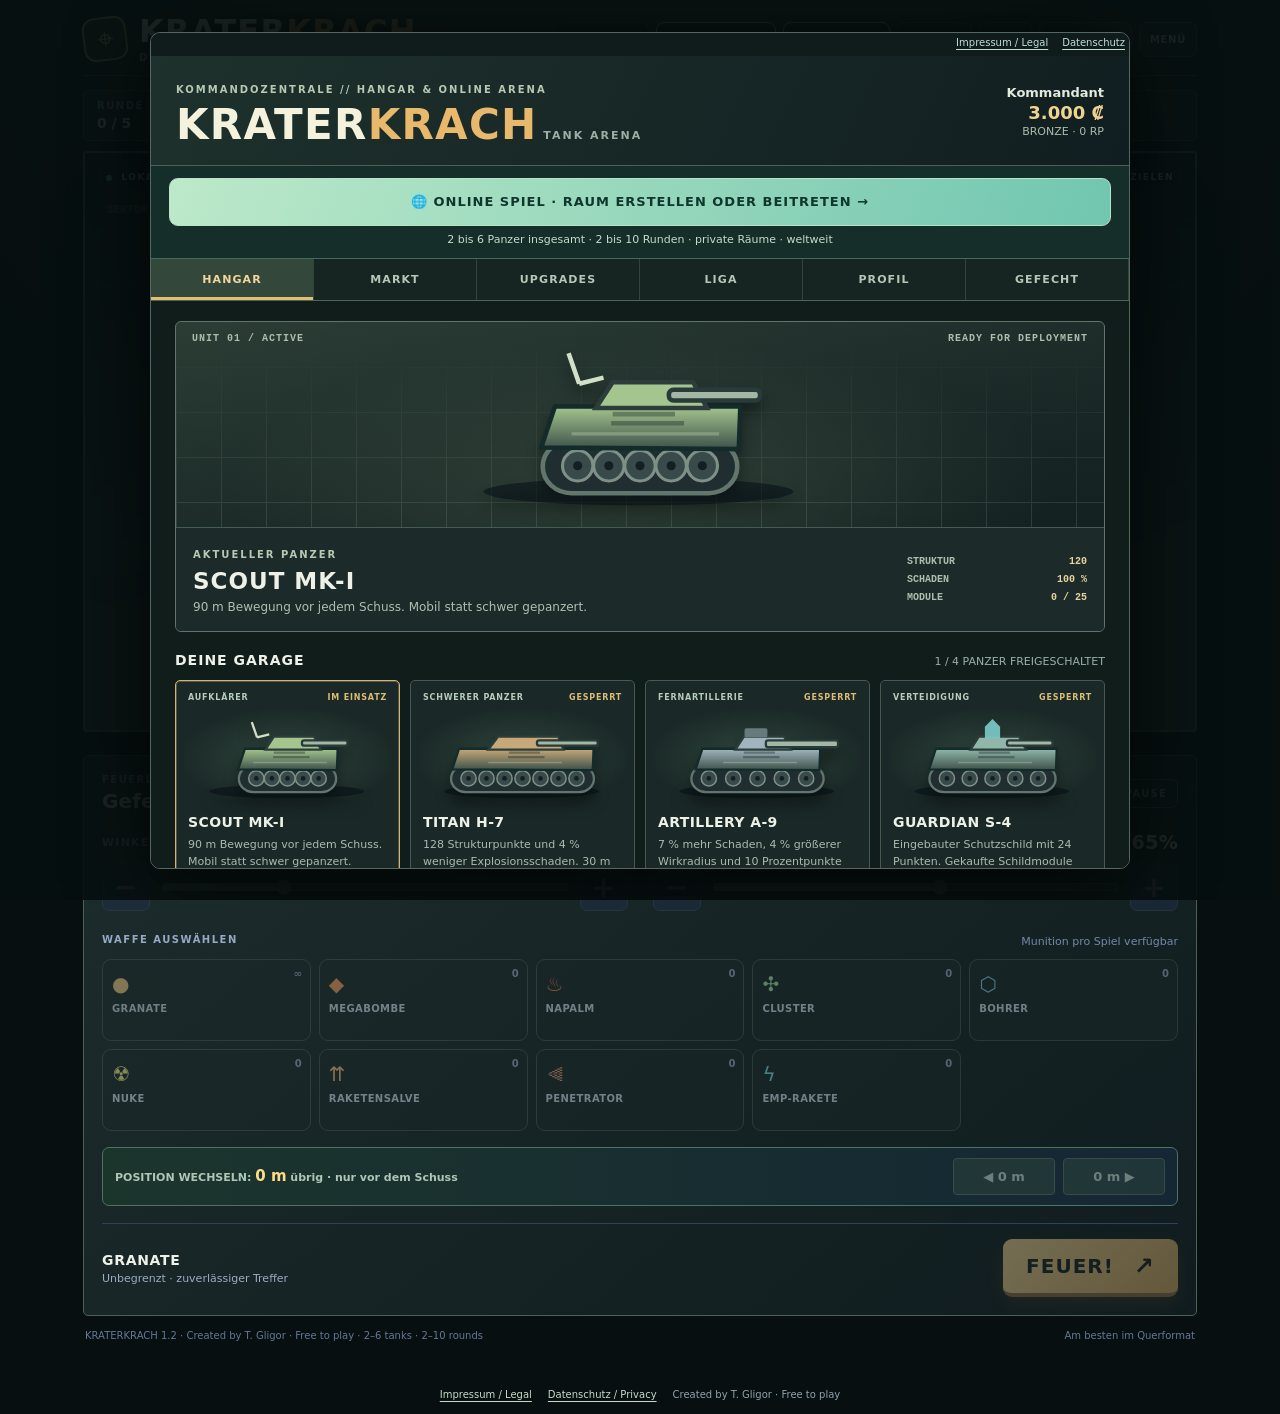
<file: web/index.html>
<!doctype html>
<html lang="de">
<head>
  <meta charset="utf-8" />
  <meta name="viewport" content="width=device-width, initial-scale=1, viewport-fit=cover, maximum-scale=1" />
  <meta name="theme-color" content="#0d1729" />
  <meta name="description" content="KRATERKRACH: Ein eigenständiges, rundenbasiertes Panzerspiel für mehrere Spieler an einem Gerät." />
  <link rel="manifest" href="manifest.webmanifest" />
  <link rel="icon" href="icon-192.png" />
  <link rel="stylesheet" href="style.css?v=1.2.0"/>
  <title>KRATERKRACH · Panzerschlacht</title>
</head>
<body>
  <main class="app" id="app">
    <header class="app-header">
      <div class="brand"><div class="brand-symbol" aria-hidden="true">⌖</div><div><div class="brand-name">KRATER<span>KRACH</span></div><div class="brand-sub">DIE PANZER ARENA · VERSION 1.2 ONLINE · TACTICAL</div></div></div>
      <div class="header-actions"><a href="legal.html" class="header-btn kk-legal-link" title="Impressum, Nutzungsbedingungen und Datenschutz">IMPRESSUM</a><button id="orientationButton" class="header-btn orientation-button" title="Querformat / Vollbild">⤾ QUERFORMAT</button><button id="lanButton" class="header-btn" style="border-color:#6edcbd;color:#9dfbdd">ONLINE SPIEL</button><button id="hangarButton" class="header-btn">HANGAR</button><button id="soundButton" class="header-btn" aria-label="Ton aktivieren oder deaktivieren" title="Ton">♫ AUS</button><button id="helpButton" class="header-btn">ANLEITUNG</button><button id="newButton" class="header-btn">MENÜ</button></div>
    </header>
    <section class="hud" aria-label="Spielstatus">
      <div class="hud-piece"><span class="hud-label">RUNDE</span><strong id="roundLabel">– / –</strong></div>
      <div class="hud-piece"><span class="hud-label">AM ZUG</span><strong id="playerLabel">Spiel vorbereiten</strong></div>
      <div class="hud-piece wind-piece"><span class="hud-label">WIND</span><strong id="windLabel">↔ 0</strong></div>
      <div class="hud-piece"><span class="hud-label">MUNITION ₡</span><strong id="moneyLabel">0 ₡</strong></div>
    </section>
    <section class="arena-shell" aria-label="Spielfeld">
      <canvas id="battlefield" width="1000" height="520" aria-label="Taktisches Panzer-Spielfeld: zum Ausrichten antippen"></canvas>
      <div class="arena-top-left"><span class="online-dot"></span> <span id="networkLabel">LOKALES SPIEL</span></div>
      <div class="arena-top-right">ZIELHILFE <span id="previewIndicator">WINDKORRIDOR · 30 %</span><span class="aim-hint"> · TIPPE INS BILD, UM ZU ZIELEN</span></div>
      <div id="rotateHint" class="rotate-hint">⟳ Handy quer halten für das große Spielfeld</div>
      <div id="toast" class="arena-toast" role="status" aria-live="polite"></div>
    </section>
    <section class="roster" aria-label="Spielerübersicht" id="roster"></section>
    <section class="control-panel" aria-label="Spielsteuerung">
      <div class="control-heading"><div><span class="eyebrow">FEUERLEITSTAND</span><h2 id="controlHeading">Deine nächste Salve</h2></div><div id="turnStatus" class="turn-status">BEREIT</div></div>
      <div class="aim-grid">
        <div class="aim-field"><div class="field-label"><label for="angleRange">WINKEL</label><output id="angleNumber">55°</output></div><div class="range-wrap"><button class="nudge" id="angleMinus" aria-label="Winkel verringern">−</button><input id="angleRange" type="range" min="5" max="175" value="55" step="1" /><button class="nudge" id="anglePlus" aria-label="Winkel erhöhen">+</button></div></div>
        <div class="aim-field"><div class="field-label"><label for="powerRange">SCHUSSKRAFT</label><output id="powerNumber">65%</output></div><div class="range-wrap"><button class="nudge" id="powerMinus" aria-label="Schusskraft verringern">−</button><input id="powerRange" type="range" min="20" max="100" value="65" step="1" /><button class="nudge" id="powerPlus" aria-label="Schusskraft erhöhen">+</button></div></div>
      </div>
      <div class="weapons-head"><span class="eyebrow">WAFFE AUSWÄHLEN</span><span id="weaponHint">Munition pro Spiel verfügbar</span></div>
      <div class="weapon-strip" id="weaponStrip"></div>
      <div class="ability-row" id="abilityRow"></div><div class="fire-row"><div class="fire-info"><span id="weaponTitle">STANDARDGRANATE</span><small id="weaponDescription">Unbegrenzt verfügbar</small></div><button id="fireButton" class="fire-button"><span>FEUER!</span><span class="fire-glyph">↗</span></button></div>
    </section>
    <footer class="app-footer"><span>KRATERKRACH 1.2 · Created by T. Gligor · Free to play · 2–6 tanks · 2–10 rounds</span><span>Am besten im Querformat</span></footer>
  </main>
  <nav class="kk-legal-dock" aria-label="Legal information"><a href="legal.html">Impressum / Legal</a><a href="privacy.html">Datenschutz / Privacy</a><span>Created by T. Gligor · Free to play</span></nav>
  <div class="modal-backdrop" id="modal" role="dialog" aria-modal="true" aria-labelledby="modalTitle"><div class="modal-card" id="modalContent"></div></div>
  <script src="game.js?v=1.2.0"></script>
</body>
</html>
</file>
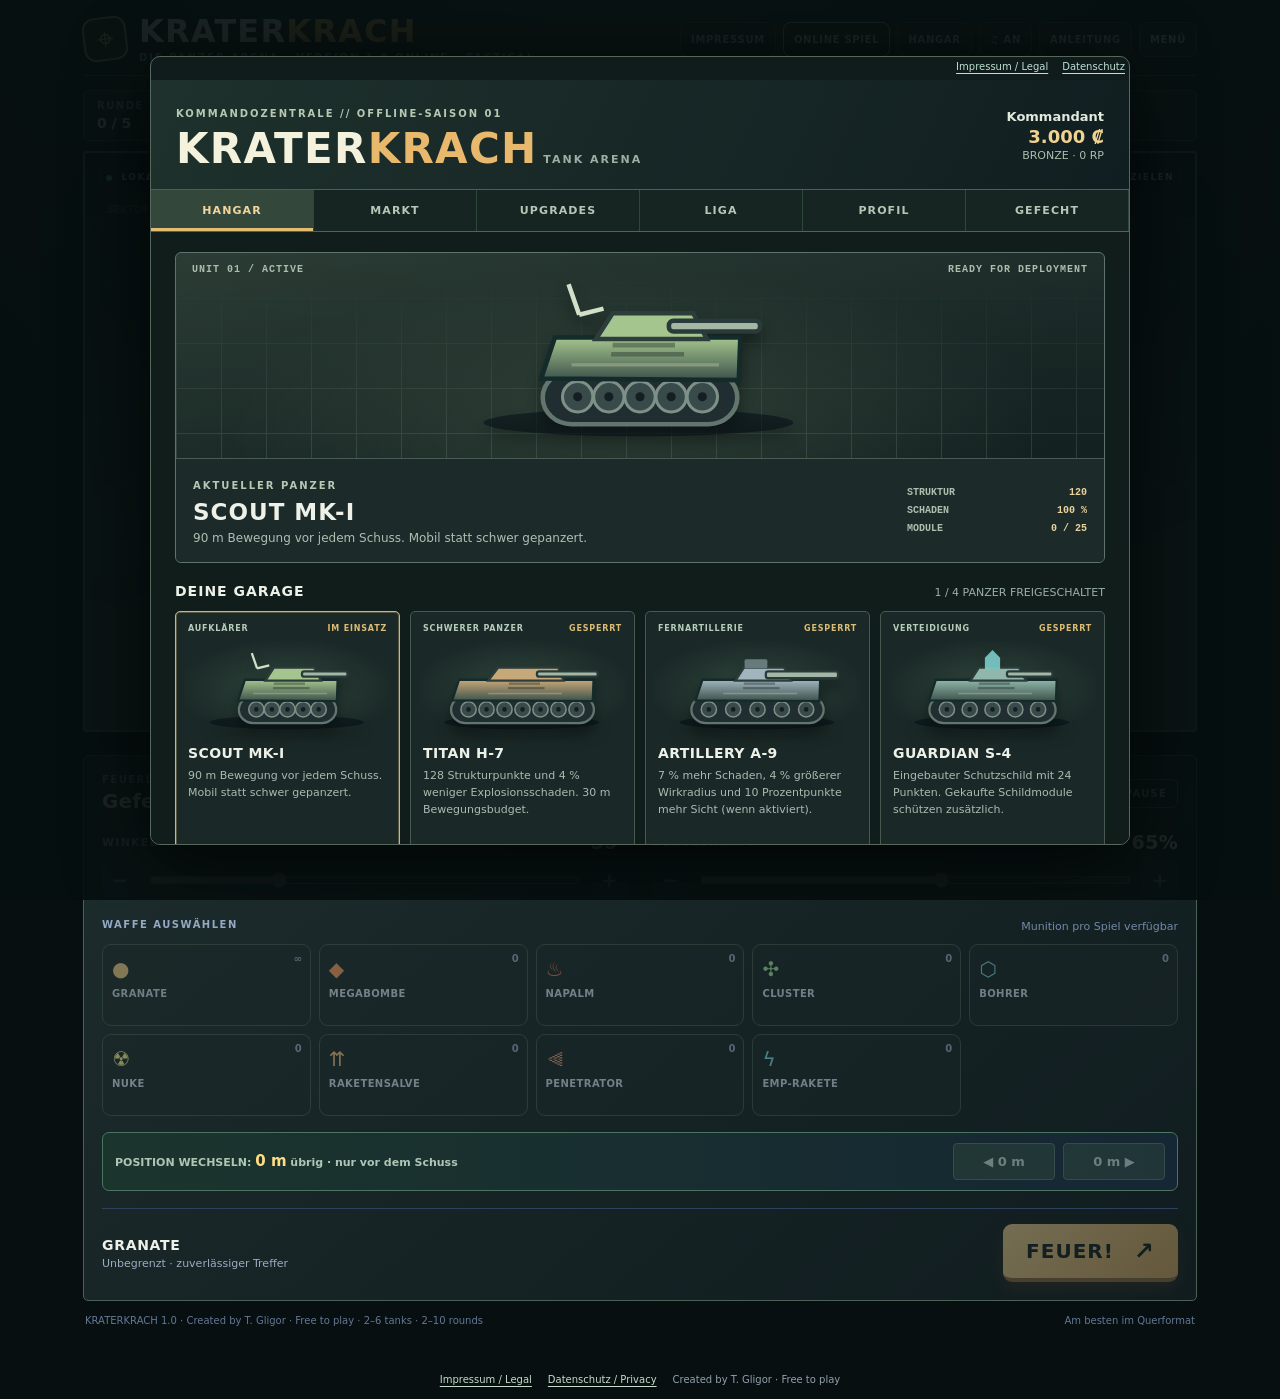
<file: android/app/src/main/assets/index.html>
<!doctype html>
<html lang="de">
<head>
  <meta charset="utf-8" />
  <meta name="viewport" content="width=device-width, initial-scale=1, viewport-fit=cover" />
  <meta name="theme-color" content="#0d1729" />
  <meta name="description" content="KRATERKRACH: Ein eigenständiges, rundenbasiertes Panzerspiel für mehrere Spieler an einem Gerät." />
  <link rel="manifest" href="manifest.webmanifest" />
  <link rel="icon" href="icon-192.png" />
  <link rel="stylesheet" href="style.css"/>
  <title>KRATERKRACH · Panzerschlacht</title>
</head>
<body>
  <main class="app" id="app">
    <header class="app-header">
      <div class="brand"><div class="brand-symbol" aria-hidden="true">⌖</div><div><div class="brand-name">KRATER<span>KRACH</span></div><div class="brand-sub">DIE PANZER ARENA · VERSION 1.0 ONLINE · TACTICAL</div></div></div>
      <div class="header-actions"><a href="legal.html" class="header-btn kk-legal-link" title="Impressum, Nutzungsbedingungen und Datenschutz">IMPRESSUM</a><button id="lanButton" class="header-btn" style="border-color:#6edcbd;color:#9dfbdd">ONLINE SPIEL</button><button id="hangarButton" class="header-btn">HANGAR</button><button id="soundButton" class="header-btn" aria-label="Ton aktivieren oder deaktivieren" title="Ton">♫ AUS</button><button id="helpButton" class="header-btn">ANLEITUNG</button><button id="newButton" class="header-btn">MENÜ</button></div>
    </header>
    <section class="hud" aria-label="Spielstatus">
      <div class="hud-piece"><span class="hud-label">RUNDE</span><strong id="roundLabel">– / –</strong></div>
      <div class="hud-piece"><span class="hud-label">AM ZUG</span><strong id="playerLabel">Spiel vorbereiten</strong></div>
      <div class="hud-piece wind-piece"><span class="hud-label">WIND</span><strong id="windLabel">↔ 0</strong></div>
      <div class="hud-piece"><span class="hud-label">MUNITION ₡</span><strong id="moneyLabel">0 ₡</strong></div>
    </section>
    <section class="arena-shell" aria-label="Spielfeld">
      <canvas id="battlefield" width="1000" height="520" aria-label="Taktisches Panzer-Spielfeld: zum Ausrichten antippen"></canvas>
      <div class="arena-top-left"><span class="online-dot"></span> <span id="networkLabel">LOKALES SPIEL</span></div>
      <div class="arena-top-right">ZIELHILFE <span id="previewIndicator">50 %</span><span class="aim-hint"> · TIPPE INS BILD, UM ZU ZIELEN</span></div>
      <div id="toast" class="arena-toast" role="status" aria-live="polite"></div>
    </section>
    <section class="roster" aria-label="Spielerübersicht" id="roster"></section>
    <section class="control-panel" aria-label="Spielsteuerung">
      <div class="control-heading"><div><span class="eyebrow">FEUERLEITSTAND</span><h2 id="controlHeading">Deine nächste Salve</h2></div><div id="turnStatus" class="turn-status">BEREIT</div></div>
      <div class="aim-grid">
        <div class="aim-field"><div class="field-label"><label for="angleRange">WINKEL</label><output id="angleNumber">55°</output></div><div class="range-wrap"><button class="nudge" id="angleMinus" aria-label="Winkel verringern">−</button><input id="angleRange" type="range" min="5" max="175" value="55" step="1" /><button class="nudge" id="anglePlus" aria-label="Winkel erhöhen">+</button></div></div>
        <div class="aim-field"><div class="field-label"><label for="powerRange">SCHUSSKRAFT</label><output id="powerNumber">65%</output></div><div class="range-wrap"><button class="nudge" id="powerMinus" aria-label="Schusskraft verringern">−</button><input id="powerRange" type="range" min="20" max="100" value="65" step="1" /><button class="nudge" id="powerPlus" aria-label="Schusskraft erhöhen">+</button></div></div>
      </div>
      <div class="weapons-head"><span class="eyebrow">WAFFE AUSWÄHLEN</span><span id="weaponHint">Munition pro Spiel verfügbar</span></div>
      <div class="weapon-strip" id="weaponStrip"></div>
      <div class="ability-row" id="abilityRow"></div><div class="fire-row"><div class="fire-info"><span id="weaponTitle">STANDARDGRANATE</span><small id="weaponDescription">Unbegrenzt verfügbar</small></div><button id="fireButton" class="fire-button"><span>FEUER!</span><span class="fire-glyph">↗</span></button></div>
    </section>
    <footer class="app-footer"><span>KRATERKRACH 1.0 · Created by T. Gligor · Free to play · 2–6 tanks · 2–10 rounds</span><span>Am besten im Querformat</span></footer>
  </main>
  <nav class="kk-legal-dock" aria-label="Legal information"><a href="legal.html">Impressum / Legal</a><a href="privacy.html">Datenschutz / Privacy</a><span>Created by T. Gligor · Free to play</span></nav>
  <div class="modal-backdrop" id="modal" role="dialog" aria-modal="true" aria-labelledby="modalTitle"><div class="modal-card" id="modalContent"></div></div>
  <script src="game.js"></script>
</body>
</html>
</file>
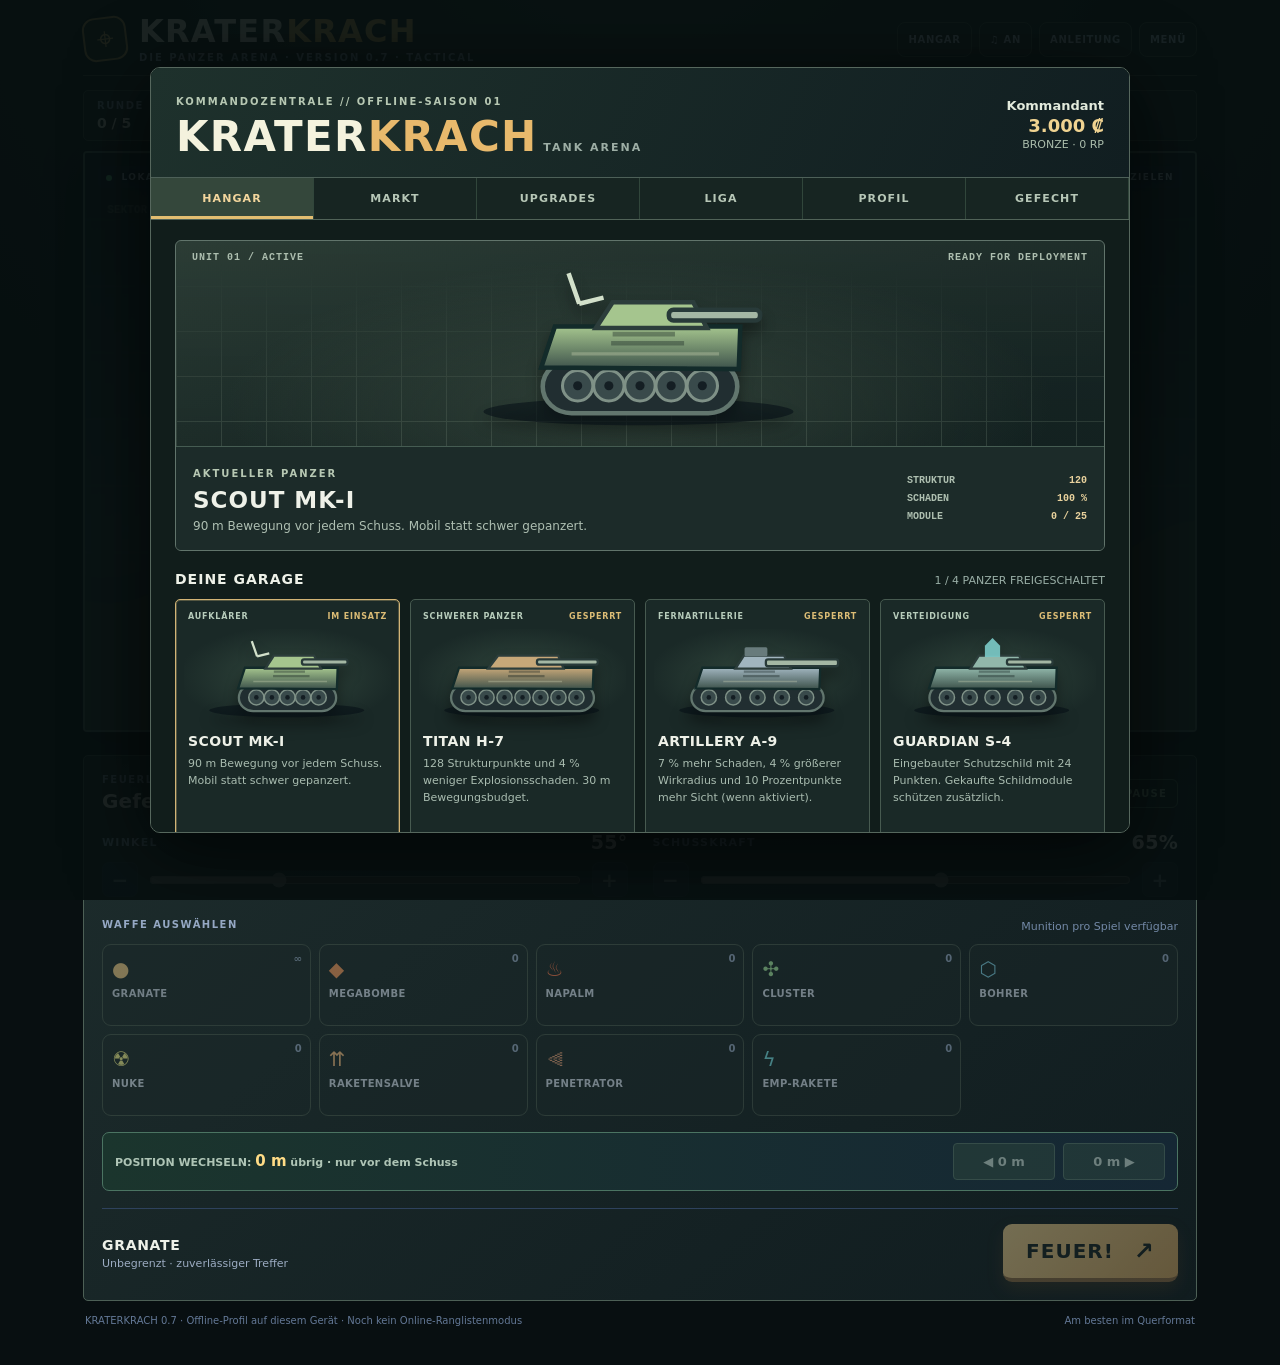
<file: KRATERKRACH-spielen.html>
<!doctype html>
<html lang="de">
<head>
  <meta charset="utf-8" />
  <meta name="viewport" content="width=device-width, initial-scale=1, viewport-fit=cover" />
  <meta name="theme-color" content="#0d1729" />
  <meta name="description" content="KRATERKRACH: Ein eigenständiges, rundenbasiertes Panzerspiel für mehrere Spieler an einem Gerät." />
  <style>
:root{color-scheme:dark;--bg:#080f1e;--panel:#121e31;--line:#2a3953;--muted:#8799b6;--text:#eff6ff;--accent:#ffce5a;--neon:#8becb2;--cool:#76cffe;--red:#ff6d72;font-family:system-ui,-apple-system,BlinkMacSystemFont,"Segoe UI",sans-serif;font-synthesis:none}
*{box-sizing:border-box}html,body{margin:0;min-height:100%;background:var(--bg);color:var(--text)}body{background:radial-gradient(ellipse 80% 55% at 50% -15%,#1d3750 0%,#0a1323 65%,#080f1e 100%);-webkit-tap-highlight-color:transparent;overscroll-behavior-y:none}button,input{font:inherit}button{cursor:pointer}button:disabled{cursor:default;opacity:.45}.app{width:min(1150px,100%);margin:auto;padding:15px 18px 25px}.app-header{display:flex;align-items:center;justify-content:space-between;gap:12px;margin-bottom:14px}.brand{display:flex;gap:12px;align-items:center}.brand-symbol{width:44px;height:44px;display:grid;place-items:center;border:2px solid #f4bb54;border-radius:12px;color:#ffd875;font-size:30px;transform:rotate(-7deg);box-shadow:0 0 25px #ffc75b25}.brand-name{font-weight:950;font-size:clamp(21px,4.5vw,32px);letter-spacing:1.2px;line-height:1}.brand-name span{color:var(--accent)}.brand-sub{font-size:10px;font-weight:800;letter-spacing:2px;color:#9daec6;margin-top:5px}.header-actions{display:flex;gap:7px;flex-wrap:wrap;justify-content:end}.header-btn{background:#162339;color:#c5d7ee;border:1px solid #34445e;border-radius:8px;font-size:10px;font-weight:900;letter-spacing:.7px;padding:11px 10px}.header-btn:hover,.nudge:hover{background:#263952}.hud{display:grid;grid-template-columns:1fr 1.7fr .9fr 1fr;gap:8px;margin-bottom:10px}.hud-piece{background:#17263a;border:1px solid #2d3e58;border-radius:9px;padding:9px 13px;min-width:0}.hud-label,.eyebrow{display:block;color:#95a8c4;font-weight:900;font-size:10px;letter-spacing:1.5px;margin-bottom:4px}.hud strong{font-size:14px;display:block;overflow:hidden;white-space:nowrap;text-overflow:ellipsis}.wind-piece strong{color:#8cdbff}.arena-shell{position:relative;overflow:hidden;border-radius:12px;border:2px solid #3b536b;box-shadow:0 12px 38px #0007,0 0 0 1px #0e1421;background:#101d34;touch-action:manipulation}canvas{display:block;width:100%;height:auto;aspect-ratio:1000/520;touch-action:manipulation;user-select:none}.arena-top-left,.arena-top-right{position:absolute;top:13px;color:#cce0f6;font-size:9px;font-weight:900;letter-spacing:1.4px;text-shadow:0 1px 8px #000;background:#11213ab5;padding:6px 8px;border-radius:5px;pointer-events:none}.arena-top-left{left:13px}.arena-top-right{right:13px}.online-dot{display:inline-block;background:#71eaaa;width:6px;height:6px;border-radius:50%;vertical-align:middle;margin-right:5px}.arena-toast{position:absolute;top:18%;left:50%;transform:translateX(-50%);font-size:clamp(16px,2.4vw,28px);font-weight:950;color:#fff;text-shadow:0 2px 12px #000;white-space:nowrap;pointer-events:none;opacity:0;transition:opacity .2s}.arena-toast.shown{opacity:1}.roster{display:flex;gap:7px;flex-wrap:wrap;margin:10px 0 13px}.player-chip{min-width:90px;flex:1 1 125px;max-width:220px;background:#142034;border:1px solid #2a3b53;padding:8px 10px;border-radius:8px;transition:border-color .2s}.player-chip.current{border-color:#ffd36d;background:#26313d}.player-chip.dead{opacity:.45}.chip-top{display:flex;align-items:center;justify-content:space-between;gap:3px;font-size:11px;font-weight:850}.chip-name{overflow:hidden;text-overflow:ellipsis;white-space:nowrap}.chip-score{color:#c5d7ea;font-size:10px}.health-track{height:5px;background:#07101d;border-radius:4px;margin-top:7px;overflow:hidden}.health-fill{height:100%;border-radius:4px;transition:width .3s}.control-panel{background:linear-gradient(135deg,#162338,#101b2c);border:1px solid #293c57;border-radius:12px;padding:18px}.control-heading,.field-label,.weapons-head,.fire-row{display:flex;justify-content:space-between;align-items:center;gap:12px}.control-heading{margin-bottom:18px}.control-heading h2{margin:0;font-size:20px;letter-spacing:.1px}.turn-status{font-weight:900;font-size:10px;letter-spacing:1.2px;padding:8px 10px;border:1px solid #47745f;border-radius:6px;color:#8ff2b7;background:#1c3c374a}.aim-grid{display:grid;grid-template-columns:1fr 1fr;gap:25px}.field-label{font-size:11px;font-weight:900;letter-spacing:1.2px}.field-label label{color:#9cb0cd}.field-label output{font-size:19px;letter-spacing:.3px;color:#fff}.range-wrap{display:flex;align-items:center;gap:9px;margin-top:9px}.range-wrap input{flex:1;width:20px;height:26px;accent-color:#ffcf65;cursor:pointer}.nudge{border:1px solid #354761;border-radius:7px;background:#203049;color:#ecf5ff;width:36px;height:35px;font-weight:800;font-size:20px;line-height:1}.weapons-head{margin:22px 0 10px}.weapons-head #weaponHint{font-size:11px;color:#7389a7}.weapon-strip{display:grid;grid-template-columns:repeat(6,minmax(0,1fr));gap:8px}.weapon-option{position:relative;min-width:0;min-height:77px;text-align:left;background:#18273d;border:1px solid #32435c;border-radius:9px;padding:11px 9px;color:#d9e4f2}.weapon-option.selected{border-color:#ffd36b;background:linear-gradient(145deg,#59452b,#283345);box-shadow:0 0 0 1px #ffcb6155}.weapon-option .weapon-symbol{display:block;font-size:20px;line-height:1;margin-bottom:9px}.weapon-option .weapon-label{display:block;font-size:10px;font-weight:950;white-space:nowrap;overflow:hidden;text-overflow:ellipsis;letter-spacing:.4px}.weapon-option .weapon-count{position:absolute;top:8px;right:8px;font-size:10px;font-weight:900;color:#9bafcb}.weapon-option.locked{opacity:.48}.fire-row{border-top:1px solid #2e425d;margin-top:17px;padding-top:15px}.fire-info span{display:block;font-size:14px;font-weight:950;letter-spacing:.7px}.fire-info small{display:block;font-size:11px;color:#9cacc2;margin-top:4px}.fire-button{min-width:175px;display:flex;align-items:center;justify-content:center;gap:20px;border:0;border-bottom:4px solid #b85f20;border-radius:9px;background:linear-gradient(130deg,#ffde75,#ffa94e);box-shadow:0 7px 17px #ff9b4226;color:#342111;font-weight:1000;font-size:20px;letter-spacing:1px;padding:13px 20px}.fire-button:active{transform:translateY(2px);border-bottom-width:2px}.fire-glyph{font-size:24px}.app-footer{display:flex;justify-content:space-between;gap:15px;padding:14px 2px;color:#637896;font-size:10px}.modal-backdrop{position:fixed;inset:0;background:#050a13e9;z-index:5;display:flex;align-items:center;justify-content:center;overflow-y:auto;padding:18px}.modal-backdrop.hidden{display:none}.modal-card{position:relative;background:linear-gradient(165deg,#1b2b40,#101b2c 70%);border:1px solid #52617a;border-radius:16px;box-shadow:0 16px 80px #000b;width:min(610px,100%);max-height:min(95vh,850px);overflow-y:auto;padding:25px}.modal-kicker{color:#ffda78;font-size:11px;font-weight:950;letter-spacing:2.5px}.modal-title{font-size:clamp(30px,6vw,47px);line-height:1.04;letter-spacing:-1px;font-weight:1000;margin:12px 0 11px}.modal-title em{font-style:normal;color:#ffcc5a}.modal-copy{font-size:14px;color:#b1c3da;line-height:1.65}.modal-section{border-top:1px solid #33455d;margin-top:20px;padding-top:20px}.setup-row{display:flex;gap:12px;align-items:center;justify-content:space-between;margin:12px 0}.setup-row label{font-size:13px;font-weight:800;color:#d9e5f7}.stepper{display:flex;align-items:center;gap:14px}.stepper strong{font-size:20px;min-width:18px;text-align:center}.stepper button{width:34px;height:34px;border-radius:6px;background:#293b53;border:1px solid #4a6080;color:#fff;font-size:19px}.modal-actions{display:flex;gap:10px;margin-top:22px}.primary-button,.secondary-button{flex:1;padding:15px 13px;border-radius:9px;font-size:13px;font-weight:1000;letter-spacing:1px}.primary-button{border:0;background:#ffd16a;color:#2e2515}.secondary-button{background:#202f44;border:1px solid #4a5e78;color:#d8e4f7}.info-pill{display:inline-block;padding:5px 9px;border-radius:4px;background:#233851;color:#b8d4f5;font-size:10px;font-weight:900;letter-spacing:.6px;margin:3px 4px 3px 0}.leaderboard{display:flex;flex-direction:column;gap:7px;margin-top:14px}.result-line{display:flex;align-items:center;justify-content:space-between;gap:9px;border:1px solid #31435c;background:#17263a;border-radius:9px;padding:11px 13px}.result-line strong{font-size:13px}.result-line span{font-size:12px;color:#b1c4dd}.shop-grid{display:grid;grid-template-columns:repeat(2,minmax(0,1fr));gap:9px;margin-top:15px}.shop-card{background:#182a3f;border:1px solid #38516e;border-radius:9px;padding:12px}.shop-card-top{display:flex;justify-content:space-between;align-items:start;gap:6px}.shop-card .weapon-symbol{font-size:24px}.shop-name{font-size:12px;font-weight:950;margin:6px 0 4px}.shop-desc{font-size:11px;color:#a5b9d4;min-height:28px;line-height:1.4}.shop-buy{width:100%;border:1px solid #cfad63;background:#403b2f;color:#ffde8a;border-radius:7px;font-weight:950;font-size:11px;padding:10px;margin-top:10px}.shop-buy:disabled{opacity:.38}.shop-balance{font-size:16px;font-weight:900;color:#ffd36e;margin:14px 0}.help-list{padding-left:20px;color:#bdd1e8;font-size:14px;line-height:1.7}.help-list li{margin-bottom:8px}@media(max-width:680px){.app{padding:10px 9px 16px}.app-header{align-items:flex-start}.brand{gap:7px}.brand-symbol{width:31px;height:32px;font-size:21px;border-radius:8px}.brand-sub{font-size:7px;letter-spacing:1px}.header-actions{max-width:135px;gap:4px}.header-btn{padding:7px 6px;font-size:8px}.hud{gap:4px;grid-template-columns:.8fr 1.7fr .85fr .95fr}.hud-piece{padding:6px 6px;border-radius:6px}.hud-label{font-size:8px;letter-spacing:.5px}.hud strong{font-size:11px}.arena-top-right{display:none}.arena-top-left{top:5px;left:6px;font-size:7px;padding:3px}.roster{gap:4px;margin:7px 0}.player-chip{min-width:90px;flex-basis:90px;padding:6px}.chip-top{font-size:10px}.control-panel{padding:12px}.control-heading{margin-bottom:14px}.control-heading h2{font-size:16px}.aim-grid{gap:13px}.field-label{font-size:9px}.field-label output{font-size:16px}.range-wrap{gap:4px}.nudge{width:29px;height:29px;font-size:17px}.weapons-head{margin-top:17px}.weapons-head #weaponHint{font-size:9px}.weapon-strip{grid-template-columns:repeat(3,minmax(0,1fr));gap:5px}.weapon-option{min-height:64px;padding:9px}.weapon-option .weapon-symbol{font-size:18px;margin-bottom:7px}.weapon-option .weapon-label{font-size:9px}.fire-button{min-width:125px;padding:11px 10px;gap:8px;font-size:17px}.fire-info span{font-size:11px}.fire-info small{font-size:10px}.app-footer{flex-direction:column;gap:3px}.modal-card{padding:18px}.shop-grid{gap:7px}.shop-card{padding:9px}}
@media(max-height:500px) and (orientation:landscape){.app-header{margin-bottom:6px}.app{padding-top:6px}.hud-piece{padding:5px 9px}.roster{margin:5px 0}.control-panel{padding:10px}.control-heading{margin-bottom:6px}.control-heading h2{font-size:15px}.aim-grid{gap:12px}.weapons-head{margin:9px 0 5px}.weapon-option{min-height:51px;padding:7px}.weapon-option .weapon-symbol{font-size:16px;margin-bottom:4px}.fire-row{margin-top:7px;padding-top:7px}.fire-button{padding:7px}.modal-card{max-height:94vh}}

/* 0.3 TACTICAL COMMAND UI */
:root{--bg:#090f13;--panel:#16211e;--line:#3b4b44;--accent:#e3be71;--text:#eef1e8;--muted:#a1ada3;--neon:#b9d99a;--cool:#9bc4be}
body{background:radial-gradient(ellipse 80% 65% at 50% -10%,#2a3935,#0d1719 67%,#080f11 100%)}
.app{max-width:1230px}.brand-symbol{border-color:#c29f61;color:#e0bc76;box-shadow:none;background:#26342a}
.brand-name span{color:#e5bb6b}.app-header{border-bottom:1px solid #46534b;padding-bottom:12px}
.header-btn,.hud-piece,.player-chip,.weapon-option{background:#1a2728;border-color:#46564c}
.header-btn:hover,.nudge:hover{background:#354239}.hud{grid-template-columns:.85fr 1.7fr 1fr 1fr}
.arena-shell{border-color:#5d716b;border-radius:4px}.hud-piece,.player-chip,.control-panel{border-radius:5px}
.control-panel{background:linear-gradient(140deg,#1d2c2c,#101c1f);border-color:#4d6056}
.turn-status{color:#add8b6;border-color:#547b65}
.weapon-option.selected{border-color:#dabc75;background:linear-gradient(145deg,#514937,#293735)}
.fire-button,.primary-button{background:linear-gradient(135deg,#ebcd8e,#cba05e);color:#162120}.fire-button{border-bottom-color:#876742}
.modal-backdrop{background:#071010e9;align-items:center}.modal-card{width:min(980px,100%);background:#101b1b;border:1px solid #56675d;border-radius:10px;max-height:93vh;padding:0}
.modal-card:has(.hq-root){width:min(980px,100%)}.modal-card:not(:has(.hq-root)){padding:25px;width:min(650px,100%)}
.modal-kicker,.modal-title em{color:#e3bb6b}.shop-card{background:#1e2c2c;border-color:#4a6055}.secondary-button{background:#27332e;border-color:#5a6c5f}.info-pill{background:#354237;color:#e6dbb3}.shop-buy{background:#393b2e}
.hq-root{background:#111d1b;min-height:480px}.hq-head{background:linear-gradient(115deg,#1e312c,#111e21);padding:22px 25px 19px;display:flex;justify-content:space-between;align-items:center;gap:14px;border-bottom:1px solid #4d6058}
.hq-overline{font-size:10px;letter-spacing:2px;font-weight:900;color:#b7c8b3}.hq-title{font-size:clamp(27px,6vw,42px);letter-spacing:1.3px;margin:7px 0 0;line-height:1;color:#f4f2dd}.hq-title>span{color:#e8b96c}.hq-title>small{color:#9daea5;font-size:11px;letter-spacing:2px}
.hq-identity{text-align:right;display:grid;gap:2px;flex-shrink:0}.hq-identity span{font-size:13px;color:#e2eadc;font-weight:800}.hq-identity strong{color:#f0d391;font-size:18px}.hq-identity small{font-size:11px;color:#aabcab}
.hq-nav{display:grid;grid-template-columns:repeat(5,1fr);gap:0;background:#172522;border-bottom:1px solid #516358}.hq-nav button{background:transparent;border:0;border-right:1px solid #31463b;color:#b7c7b7;padding:14px 5px;font-size:11px;font-weight:900;letter-spacing:1.1px}.hq-nav button.active{background:#34473b;color:#f3d69d;box-shadow:inset 0 -3px 0 #e3be71}
.hq-body{padding:20px 24px 24px;max-height:68vh;overflow-y:auto}.hangar-feature{position:relative;border:1px solid #61746b;background:linear-gradient(155deg,#2b3b34,#172423 75%);border-radius:6px;overflow:hidden}
.hangar-mark{display:flex;justify-content:space-between;gap:8px;position:absolute;z-index:1;top:11px;left:16px;right:16px;font:700 10px monospace;letter-spacing:1px;color:#adbeaf}.hangar-picture{height:205px;display:grid;place-items:center;position:relative;background:radial-gradient(ellipse at 50% 80%,#485a4a70,transparent 63%),linear-gradient(#30463d28,#08191940)}
.hangar-gridline{position:absolute;inset:0;pointer-events:none;opacity:.25;background-image:linear-gradient(#819383 1px,transparent 1px),linear-gradient(90deg,#819383 1px,transparent 1px);background-size:45px 45px;mask-image:linear-gradient(to bottom,transparent 10%,black 100%)}
.tank-svg{display:block;width:100%;height:105px;filter:drop-shadow(0 9px 7px #0006)}.hero-svg{height:190px;width:min(520px,95%);position:relative;z-index:1}
.hangar-data{display:flex;justify-content:space-between;gap:24px;align-items:center;background:#1c2b29;padding:15px 17px;border-top:1px solid #455c52}.hangar-data h2{margin:6px 0 4px;font-size:23px;letter-spacing:1px}.hangar-data p{font-size:12px;color:#aebfb2;line-height:1.5;margin:0;max-width:490px}.specs{display:grid;gap:7px;font:700 10px monospace;min-width:180px;color:#aebfb0}.specs span{display:flex;justify-content:space-between;gap:8px}.specs b{color:#e9d29d}
.section-heading{display:flex;align-items:center;justify-content:space-between;gap:12px;margin:20px 0 12px}.section-heading strong{letter-spacing:1px;font-size:14px}.section-heading small{display:block;color:#9aafa7;font-size:11px;margin-top:3px}.balance-chip{color:#e6c47c;font-size:16px}
.fleet-grid{display:grid;grid-template-columns:repeat(4,minmax(0,1fr));gap:10px}.fleet-card{background:#1a2927;border:1px solid #475a50;border-radius:5px;min-width:0;padding:12px;display:flex;flex-direction:column}.fleet-card.equipped{border-color:#d2b476;box-shadow:inset 0 0 0 1px #d0b47755}.fleet-head{display:flex;align-items:center;justify-content:space-between;gap:3px;font-size:8px;letter-spacing:.8px;color:#b7ccbb;font-weight:900}.fleet-head small{color:#dbbc75;font-size:8px}.fleet-art{background:radial-gradient(ellipse at center,#415b4c99,transparent 75%);margin:8px -4px 3px}.fleet-art .tank-svg{height:95px}
.fleet-card h3{font-size:14px;margin:6px 0;letter-spacing:.4px}.fleet-card p{color:#a9bcb0;font-size:11px;line-height:1.55;margin:0 0 9px;min-height:70px;flex:1}.stat-pills{display:flex;gap:4px;flex-wrap:wrap}.stat-pills span{font-size:9px;background:#2b3b33;color:#d8e4d2;padding:3px 5px;border:1px solid #3c5043;border-radius:3px}.fleet-action{width:100%;background:#34473d;color:#dfe6d7;border:1px solid #667b6b;padding:10px 4px;border-radius:3px;font-weight:900;font-size:10px;margin-top:11px}.fleet-action.buy{background:#5c5037;color:#f2db9d;border-color:#977e4f}.fleet-action.current{color:#aebcac}
.hq-root .modal-actions{margin-top:20px}.paint-grid{display:grid;grid-template-columns:repeat(4,1fr);gap:8px}.paint-cell{background:#21312c;border:1px solid #455b4c;border-radius:5px;padding:10px;display:grid;gap:8px}.paint-cell.selected{border-color:#d5b16f}.paint-swatch{height:26px;border-radius:3px;box-shadow:inset 0 0 0 1px #ffffff35}.paint-cell strong{font-size:10px}.paint-cell button{background:#344638;border:1px solid #718172;border-radius:3px;padding:9px 2px;color:#e9e6d5;font-weight:800;font-size:10px}.hq-footnote{font-size:11px;color:#a6b6aa;line-height:1.65;margin:20px 0 0}
.league-hero{text-align:center;background:radial-gradient(ellipse at 50% 25%,#52614777,transparent 72%),#1b2a27;border:1px solid #50675b;padding:20px;border-radius:5px}.league-emblem{font-size:58px;color:#e3bc73;text-shadow:0 0 24px #dac07b50}.league-hero h2{font-size:29px;letter-spacing:3px;margin:2px 0}.league-hero p{color:#d5dbc6;font-size:13px}.league-hero small{color:#e4c17f;font-size:10px;letter-spacing:1px}.league-bar{max-width:380px;margin:13px auto;background:#0c181a;border:1px solid #506254;height:12px;border-radius:9px;overflow:hidden}.league-bar i{display:block;height:100%;background:linear-gradient(90deg,#85936b,#edc779)}.league-grid{display:grid;grid-template-columns:repeat(3,1fr);gap:9px;margin-top:16px}.league-rank{border:1px solid #3b5348;background:#1b2926;padding:12px;display:grid;grid-template-columns:45px 1fr;gap:2px 8px;align-items:center;opacity:.64}.league-rank.current{border-color:#d4b174;opacity:1;background:#334032}.league-rank.achieved{opacity:.84}.league-rank .league-symbol{grid-row:span 2;color:#e0bb76;font-size:24px;text-align:center}.league-rank strong{font-size:12px}.league-rank small{color:#aabcae;font-size:10px}
.profile-card{background:linear-gradient(120deg,#2b4037,#1a2b29);border:1px solid #567264;display:flex;align-items:center;gap:20px;padding:18px;border-radius:6px}.profile-avatar{width:86px;height:86px;display:grid;place-items:center;background:#344c3d;border:2px solid #b99f6a;color:#f2dba2;font-size:46px;border-radius:50%}.profile-card h2{margin:5px 0;font-size:25px}.profile-edit{margin-top:20px}.profile-edit label{font-size:11px;font-weight:900;color:#b9c8b8;letter-spacing:1px}.profile-input{display:flex;gap:8px;margin-top:7px}.profile-input input{min-width:0;flex:1;border:1px solid #647969;background:#24352e;padding:12px;color:#fff;border-radius:5px}.profile-input button{background:#d6b778;color:#1c241f;border:0;border-radius:4px;font-weight:900;padding:0 18px}.profile-stats{display:grid;grid-template-columns:repeat(3,1fr);gap:10px;margin-top:20px}.profile-stats>div{background:#24342e;border:1px solid #536657;border-radius:5px;padding:13px;display:grid;gap:7px}.profile-stats small{color:#adbfaf;letter-spacing:1px;font-size:10px;font-weight:900}.profile-stats strong{font-size:23px;color:#edd69e}
.battle-setup{max-width:670px;margin:0 auto}.battle-setup h2{font-size:28px;margin:10px 0 5px}.battle-setup p{font-size:13px;color:#a6b9aa;line-height:1.6}.battle-setup .setup-row{border-bottom:1px solid #3d5147;padding:7px 0}.battle-roster{margin:17px 0;display:flex;align-items:center;gap:10px;background:#22332c;border:1px solid #4f6455;padding:7px 12px;border-radius:4px}.battle-roster>span{font-size:10px;color:#b9c7b6;font-weight:900}.battle-roster svg{width:85px;height:55px}.battle-roster strong{font-size:13px}.battle-roster small{font-size:9px;color:#bdcbbd}.battle-launch{width:100%;font-size:17px;padding:16px}
.match-reward{display:grid;gap:6px;background:#2a3e33;border:1px solid #8c8b5c;border-radius:6px;padding:14px;margin-top:15px}.match-reward span{font-size:10px;font-weight:900;letter-spacing:1.4px;color:#d3c79e}.match-reward strong{font-size:27px;color:#e8cf93}.match-reward small{font-size:11px;color:#c3cfba}
.ability-row{display:flex;align-items:center;justify-content:flex-start;flex-wrap:wrap;gap:8px;margin-top:16px;color:#afc5b6;font-size:11px;font-weight:800}.ability-label{margin-right:auto}.ability-row button{background:#2f483d;color:#d8e8d7;border:1px solid #5b7763;padding:8px 13px;border-radius:4px;font-weight:900;font-size:11px}
@media(max-width:680px){.modal-card:has(.hq-root){max-height:96vh}.hq-head{padding:16px 14px}.hq-title small{display:none}.hq-identity strong{font-size:14px}.hq-overline{font-size:8px;letter-spacing:1px}.hq-nav button{padding:12px 2px;font-size:9px;letter-spacing:.3px}.hq-body{padding:14px 12px;max-height:72vh}.hangar-picture{height:155px}.hero-svg{height:140px}.hangar-data{padding:12px;display:block}.hangar-data h2{font-size:19px}.specs{margin-top:13px}.fleet-grid{grid-template-columns:repeat(2,minmax(0,1fr));gap:7px}.fleet-card{padding:9px}.fleet-card p{min-height:70px}.fleet-art .tank-svg{height:76px}.fleet-head{font-size:7px}.fleet-head small{font-size:7px}.paint-grid{grid-template-columns:repeat(2,1fr)}.league-grid{grid-template-columns:repeat(2,1fr)}.profile-stats{grid-template-columns:repeat(2,1fr)}.hq-identity small{font-size:9px}.app-header{gap:4px}.header-actions{max-width:174px}.header-btn{font-size:8px}}
@media(max-width:360px){.hq-title{font-size:25px}.hq-identity strong{font-size:12px}.hq-nav button{font-size:8px}.fleet-card h3{font-size:12px}}

/* v0.4: nine touch-friendly weapons and explicitly pre-shot movement. */
.weapon-strip{grid-template-columns:repeat(5,minmax(0,1fr))}
.weapon-option{min-height:82px}
.weapon-option .weapon-label{white-space:normal;overflow-wrap:anywhere;line-height:1.2;min-height:2.35em}
.ability-row{background:linear-gradient(90deg,#1b352d,#152734);border:1px solid #4b7462;border-radius:7px;padding:10px 12px}
.ability-row .ability-label{line-height:1.5}
.ability-row .ability-label strong{font-size:15px;color:#ffdc86}
.ability-row button{min-width:102px;padding:10px 14px;font-size:13px}
.shield-badge{color:#86eeee;border:1px solid #4bc6cb;background:#18575d66;padding:7px;border-radius:6px}
@media(max-width:680px){.weapon-strip{grid-template-columns:repeat(3,minmax(0,1fr));gap:6px}.weapon-option{min-height:74px;padding:9px 7px}.weapon-option .weapon-label{font-size:9px}.ability-row{gap:6px;padding:8px}.ability-label{flex-basis:100%}.ability-row button{min-width:90px;flex:1}}


/* Version 0.5: practical thumb controls and ~15% shorter battle layout on phones. */
.hq-nav{grid-template-columns:repeat(6,minmax(0,1fr))}
.upgrade-grid{display:grid;grid-template-columns:repeat(2,minmax(0,1fr));gap:12px}
.upgrade-card{background:#1b2b27;border:1px solid #536758;border-radius:6px;padding:15px;display:flex;flex-direction:column;gap:8px}
.upgrade-card.active{border-color:#d4b273}
.upgrade-head{display:flex;justify-content:space-between;align-items:center;gap:6px;font-size:12px}
.upgrade-head span{color:#efcb85;font:900 11px monospace;white-space:nowrap}
.upgrade-art{background:radial-gradient(ellipse at center,#415b4c88,transparent 75%);min-height:95px}
.upgrade-art .tank-svg{height:90px}
.upgrade-meter{display:grid;grid-template-columns:repeat(4,1fr);gap:5px}
.upgrade-meter i{height:7px;background:#3b4d40;border-radius:4px;display:block}
.upgrade-meter i.done{background:#d8bd81}
.upgrade-name{font-size:12px;letter-spacing:1px}
.upgrade-card p{font-size:11px;color:#bdccbd;margin:0;line-height:1.5;flex:1}
@media(max-width:680px){
  .app{padding:6px 7px 5px}
  .app-header{padding-bottom:4px;margin-bottom:5px}
  .brand-name{font-size:19px}.brand-symbol{width:26px;height:26px;font-size:16px}
  .brand-sub{font-size:6px;letter-spacing:.5px;margin-top:2px}
  .header-actions{max-width:184px}.header-btn{padding:6px 5px;font-size:8px}
  .hud{margin-bottom:4px}.hud-piece{padding:3px 5px}.hud strong{font-size:10px}.hud-label{font-size:7px;margin-bottom:1px}
  .arena-shell{border-width:1px}
  .roster{margin:4px 0 5px;gap:3px}
  .player-chip{padding:4px 5px}.chip-top{font-size:9px}.health-track{margin-top:4px;height:4px}
  .control-panel{padding:7px 8px}
  .control-heading{margin-bottom:5px}.control-heading h2{font-size:13px}
  .control-heading .eyebrow{display:none}.turn-status{padding:4px 6px;font-size:8px}
  .aim-grid{gap:8px}.field-label{font-size:8px}.field-label output{font-size:13px}
  .range-wrap{gap:3px;margin-top:2px}.range-wrap input{height:21px}
  .nudge{width:26px;height:26px;font-size:15px}
  .weapons-head{margin:5px 0 4px}.weapons-head #weaponHint{font-size:9px}
  .weapons-head .eyebrow{font-size:9px;margin:0}
  .weapon-strip{grid-template-columns:repeat(5,minmax(0,1fr));gap:4px}
  .weapon-option{min-height:54px;padding:6px 4px;border-radius:5px}
  .weapon-option .weapon-symbol{font-size:15px;margin-bottom:2px}
  .weapon-option .weapon-count{font-size:8px;top:3px;right:4px}
  .weapon-option .weapon-label{font-size:9px;min-height:2em;letter-spacing:0}
  .ability-row{padding:5px 6px;margin-top:6px;gap:3px}
  .ability-row .ability-label{font-size:10px;flex-basis:100%;line-height:1.2}
  .ability-row .ability-label strong{font-size:11px}
  .ability-row button{padding:4px 7px;font-size:10px;min-width:70px;min-height:29px}
  .shield-badge{font-size:9px;padding:3px 6px}
  .fire-row{margin-top:6px;padding-top:6px;gap:6px}
  .fire-info span{font-size:10px}.fire-info small{font-size:8px;margin-top:2px}
  .fire-button{min-width:117px;padding:7px 10px;font-size:15px;gap:8px;border-bottom-width:3px}
  .fire-glyph{font-size:17px}
  .app-footer{display:none}
  .hq-nav button{font-size:8px;letter-spacing:0;padding:11px 2px}
  .upgrade-grid{gap:6px}.upgrade-card{padding:8px;gap:5px}
  .upgrade-art{min-height:68px}.upgrade-art .tank-svg{height:66px}
  .upgrade-head{font-size:10px}.upgrade-head span{font-size:9px}
}
@media(max-width:370px){.hq-nav button{font-size:7px}.upgrade-grid{grid-template-columns:1fr}.weapon-option .weapon-label{font-size:6.5px}}

@media(max-width:680px){.arena-top-right{display:block;right:6px;top:6px;font-size:8px;letter-spacing:0;padding:3px 5px}.aim-hint{display:none}.arena-top-left{top:6px}}

/* 0.6: five paths per tank; robust touch buttons and readable rules. */
.upgrade-grid{grid-template-columns:repeat(2,minmax(0,1fr));gap:12px}
.upgrade-card{padding:12px;gap:9px}
.upgrade-compact-head{display:flex;align-items:center;gap:10px;min-width:0}
.upgrade-compact-head>.upgrade-art{width:36%;flex:none;min-height:70px}
.upgrade-compact-head .tank-svg{height:75px;width:100%}
.upgrade-compact-head>small{font-size:10px;color:#c7dbc7;line-height:1.55}
.module-list{display:flex;flex-direction:column;gap:5px}
.module-row{display:flex;align-items:center;gap:7px;background:#122520;border:1px solid #365348;padding:7px 6px;border-radius:6px}
.module-icon{width:23px;color:#e5d19c;font-size:17px;text-align:center;flex:none}
.module-body{flex:1;min-width:0}
.module-label{display:flex;justify-content:space-between;gap:5px;font-size:10px;color:#e2eadc}
.module-label>small{color:#f2c67a;font-size:10px}
.module-body>small{font-size:9px;color:#a9c3ac;line-height:1.3;display:block;margin-top:3px}
.module-bars{display:flex;gap:3px;margin-top:4px}
.module-bars i{background:#425a4c;display:block;flex:1;height:5px;border-radius:3px}
.module-bars i.done{background:#d5b46d}
.module-buy{font:800 10px monospace;background:#bea26d;border:0;border-radius:4px;color:#17211b;min-width:77px;min-height:34px;padding:4px;flex:none}
.module-buy:disabled{opacity:.47;background:#738477;color:#e7f0df}
.seat-row{display:flex;align-items:center;justify-content:space-between;gap:12px;padding:6px 0;border-bottom:1px solid #3d5147}.seat-row label{font-size:10px;color:#becfbf;font-weight:800}.seat-row select{max-width:55%;border:1px solid #647b70;background:#243b33;color:#f1ead4;border-radius:5px;padding:8px 10px;font:800 11px system-ui}.setup-tip{font-size:9px;color:#c9b888;letter-spacing:.2px;margin:4px 0 10px}
.setup-row .stepper strong{min-width:115px;font-size:10px;text-align:center}
@media(max-width:720px){
 .upgrade-grid{grid-template-columns:1fr}
 .upgrade-card{padding:9px}
 .upgrade-compact-head>.upgrade-art{min-height:62px}
 .upgrade-compact-head .tank-svg{height:66px}
 .module-row{padding:6px}
 .battle-setup p{font-size:11px}
 .battle-setup .setup-row{padding:6px 0}
 .setup-row .stepper strong{min-width:97px;font-size:9px}
}
@media(max-width:390px){.module-buy{min-width:68px;font-size:9px}}

</style>
  <title>KRATERKRACH · Panzerschlacht</title>
</head>
<body>
  <main class="app" id="app">
    <header class="app-header">
      <div class="brand"><div class="brand-symbol" aria-hidden="true">⌖</div><div><div class="brand-name">KRATER<span>KRACH</span></div><div class="brand-sub">DIE PANZER ARENA · VERSION 0.7 · TACTICAL</div></div></div>
      <div class="header-actions"><button id="hangarButton" class="header-btn">HANGAR</button><button id="soundButton" class="header-btn" aria-label="Ton aktivieren oder deaktivieren" title="Ton">♫ AUS</button><button id="helpButton" class="header-btn">ANLEITUNG</button><button id="newButton" class="header-btn">MENÜ</button></div>
    </header>
    <section class="hud" aria-label="Spielstatus">
      <div class="hud-piece"><span class="hud-label">RUNDE</span><strong id="roundLabel">– / –</strong></div>
      <div class="hud-piece"><span class="hud-label">AM ZUG</span><strong id="playerLabel">Spiel vorbereiten</strong></div>
      <div class="hud-piece wind-piece"><span class="hud-label">WIND</span><strong id="windLabel">↔ 0</strong></div>
      <div class="hud-piece"><span class="hud-label">MUNITION ₡</span><strong id="moneyLabel">0 ₡</strong></div>
    </section>
    <section class="arena-shell" aria-label="Spielfeld">
      <canvas id="battlefield" width="1000" height="520" aria-label="Taktisches Panzer-Spielfeld: zum Ausrichten antippen"></canvas>
      <div class="arena-top-left"><span class="online-dot"></span> LOKALES SPIEL</div>
      <div class="arena-top-right">ZIELHILFE <span id="previewIndicator">50 %</span><span class="aim-hint"> · TIPPE INS BILD, UM ZU ZIELEN</span></div>
      <div id="toast" class="arena-toast" role="status" aria-live="polite"></div>
    </section>
    <section class="roster" aria-label="Spielerübersicht" id="roster"></section>
    <section class="control-panel" aria-label="Spielsteuerung">
      <div class="control-heading"><div><span class="eyebrow">FEUERLEITSTAND</span><h2 id="controlHeading">Deine nächste Salve</h2></div><div id="turnStatus" class="turn-status">BEREIT</div></div>
      <div class="aim-grid">
        <div class="aim-field"><div class="field-label"><label for="angleRange">WINKEL</label><output id="angleNumber">55°</output></div><div class="range-wrap"><button class="nudge" id="angleMinus" aria-label="Winkel verringern">−</button><input id="angleRange" type="range" min="5" max="175" value="55" step="1" /><button class="nudge" id="anglePlus" aria-label="Winkel erhöhen">+</button></div></div>
        <div class="aim-field"><div class="field-label"><label for="powerRange">SCHUSSKRAFT</label><output id="powerNumber">65%</output></div><div class="range-wrap"><button class="nudge" id="powerMinus" aria-label="Schusskraft verringern">−</button><input id="powerRange" type="range" min="20" max="100" value="65" step="1" /><button class="nudge" id="powerPlus" aria-label="Schusskraft erhöhen">+</button></div></div>
      </div>
      <div class="weapons-head"><span class="eyebrow">WAFFE AUSWÄHLEN</span><span id="weaponHint">Munition pro Spiel verfügbar</span></div>
      <div class="weapon-strip" id="weaponStrip"></div>
      <div class="ability-row" id="abilityRow"></div><div class="fire-row"><div class="fire-info"><span id="weaponTitle">STANDARDGRANATE</span><small id="weaponDescription">Unbegrenzt verfügbar</small></div><button id="fireButton" class="fire-button"><span>FEUER!</span><span class="fire-glyph">↗</span></button></div>
    </section>
    <footer class="app-footer"><span>KRATERKRACH 0.7 · Offline-Profil auf diesem Gerät · Noch kein Online-Ranglistenmodus</span><span>Am besten im Querformat</span></footer>
  </main>
  <div class="modal-backdrop" id="modal" role="dialog" aria-modal="true" aria-labelledby="modalTitle"><div class="modal-card" id="modalContent"></div></div>
  <script>
'use strict';
// KRATERKRACH. Original, standalone artillery-game implementation.
// No original Tank Wars or Scorched Earth source code, artwork or audio used.
(() => {
  const W = 1000, H = 520, G = 0.23;
  // An average rendered hull + tracks is roughly 28 world-pixels tall.
  const TANK_HEIGHT = 28;
  const $ = id => document.getElementById(id);
  const canvas = $('battlefield'), ctx = canvas.getContext('2d');
  const C = ['#f5be65','#6ceac1','#70baff','#ed8ac8','#d9a0ff','#fb856f','#cfed70','#67d4da','#f4d89f','#afbbfc'];
  const weapons = [
    {id:'shell', name:'GRANATE', icon:'●', short:'Standardgranate', desc:'Unbegrenzt · zuverlässiger Treffer', cost:0, bundle:0, r:37, dmg:54, color:'#ffd58a'},
    {id:'heavy', name:'MEGABOMBE', icon:'◆', short:'Megabombe', desc:'Größerer Krater und mehr Schaden', cost:350, bundle:2, r:58, dmg:72, color:'#ff9e5e'},
    {id:'napalm', name:'NAPALM', icon:'♨', short:'Napalm', desc:'Brennender Regen auf einer breiten Fläche', cost:500, bundle:2, r:23, dmg:25, color:'#ff784c'},
    {id:'cluster', name:'CLUSTER', icon:'✣', short:'Cluster', desc:'Zerfällt in mehrere kleine Sprengkörper', cost:600, bundle:2, r:22, dmg:26, color:'#a7eaa0'},
    {id:'digger', name:'BOHRER', icon:'⬡', short:'Bohrer', desc:'Riesiger Krater mit geringem Schaden', cost:320, bundle:2, r:93, dmg:18, color:'#83d9ef'},
    {id:'nuke', name:'NUKE', icon:'☢', short:'Nuke', desc:'Große Detonation, teuer und nur ein Schuss.', cost:1600, bundle:1, r:102, dmg:106, color:'#f8f48c'},
    {id:'salvo', name:'RAKETENSALVE', icon:'⇈', short:'Raketenwerfer', desc:'Drei Raketen mit leicht versetzten Flugbahnen', cost:720, bundle:2, r:29, dmg:29, color:'#ffc383'},
    {id:'bunker', name:'PENETRATOR', icon:'⫷', short:'Bunkerbrecher', desc:'Gezielter Einschlag, tiefer Krater und hoher Direktschaden', cost:590, bundle:2, r:41, dmg:88, color:'#eea47a'},
    {id:'emp', name:'EMP-RAKETE', icon:'ϟ', short:'EMP-Rakete', desc:'Entlädt Schutzschilde im Explosionsradius; geringer Schaden', cost:610, bundle:2, r:68, dmg:14, color:'#7ae8ed'}
  ];
  // All upgrades are bought solely with local match-earned credits. No real-money purchases.
  const tanks=[
    {id:'scout',name:'SCOUT MK-I',role:'AUFKLÄRER',price:0,hp:120,attack:1,resist:1,shield:0,color:'#a5c58e',special:'HOHE MOBILITÄT',desc:'90 m Bewegung vor jedem Schuss. Mobil statt schwer gepanzert.',stats:[2,4,1]},
    {id:'titan',name:'TITAN H-7',role:'SCHWERER PANZER',price:2200,hp:128,attack:1,resist:.96,shield:0,color:'#c7a879',special:'VERSTÄRKTE PANZERUNG',desc:'128 Strukturpunkte und 4 % weniger Explosionsschaden. 30 m Bewegungsbudget.',stats:[4,1,4]},
    {id:'artillery',name:'ARTILLERY A-9',role:'FERNARTILLERIE',price:2600,hp:117,attack:1.07,resist:1,shield:0,color:'#a1b5bf',special:'ARTILLERIEOPTIK +10 %',desc:'7 % mehr Schaden, 4 % größerer Wirkradius und 10 Prozentpunkte mehr Sicht (wenn aktiviert).',stats:[1,2,5]},
    {id:'guardian',name:'GUARDIAN S-4',role:'VERTEIDIGUNG',price:2900,hp:110,attack:1,resist:1,shield:24,color:'#91b7aa',special:'REAKTIVSCHILD',desc:'Eingebauter Schutzschild mit 24 Punkten. Gekaufte Schildmodule schützen zusätzlich.',stats:[3,2,3]}
  ];
  const paints=[{id:'olive',name:'OLIVGRÜN',cost:0,color:'#a5c58e'},
    {id:'desert',name:'SANDTARN',cost:450,color:'#d4b783'},
    {id:'slate',name:'STAHLGRAU',cost:550,color:'#8faab9'},
    {id:'ember',name:'ROSTROT',cost:650,color:'#c99279'}];
  const leagues=[{name:'BRONZE',min:0,sign:'III'},{name:'SILBER',min:350,sign:'II'},
    {name:'GOLD',min:850,sign:'I'},{name:'PLATIN',min:1500,sign:'IV'},
    {name:'DIAMANT',min:2500,sign:'V'},{name:'LEGENDE',min:3800,sign:'★'}];
  const UPGRADE_COSTS=[400,900,1900,4200,9200];
  const UPGRADE_MAX=UPGRADE_COSTS.length;
  const UPGRADES=[
    {id:'mobility',title:'ANTRIEB',desc:'+3 m Fahrweg pro Stufe; Scout +5 m',icon:'◀▶'},
    {id:'damage',title:'FEUERLEISTUNG',desc:'+1,2 % Waffenschaden pro Stufe; maximal +6 %',icon:'↗'},
    {id:'armor',title:'PANZERUNG',desc:'+3 Strukturpunkte je Stufe, weniger Direktschaden',icon:'▣'},
    {id:'vision',title:'ZIELSENSOR',desc:'+2 Prozentpunkte Sicht je Stufe; Raumlimit bleibt maßgeblich',icon:'⌖'},
    {id:'shield',title:'ZUSATZSCHILD',desc:'Externe Schutzschicht: 10 bis 26 Punkte; Guardian behält nativen Schild',icon:'◇'}
  ];
  const UPGRADE_IDS=UPGRADES.map(x=>x.id);
  const roomRules={noNuke:'OHNE NUKE',standard:'ALLE WAFFEN',classic:'KLASSIKWAFFEN'};
  const roomWind={calm:'SCHWACH',normal:'NORMAL',strong:'STARK'};
  const blankTree=()=>Object.fromEntries(UPGRADE_IDS.map(id=>[id,0]));
  // Profiles created in 0.3–0.5 remain valid. Old per-tank upgrades are converted.
  function normalizeTree(raw,legacyClass){
    const tree=blankTree();
    if(typeof raw==='number'){const old={scout:'mobility',titan:'armor',artillery:'vision',guardian:'shield'}[legacyClass];tree[old]=Math.max(0,Math.min(UPGRADE_MAX,Math.floor(raw||0)));}
    else if(raw&&typeof raw==='object'){for(const id of UPGRADE_IDS)tree[id]=Math.max(0,Math.min(UPGRADE_MAX,Math.floor(Number(raw[id])||0)));}
    return tree;
  }
  const STORAGE='kraterkrach_profile_v03'; // Preserve existing 0.3 player progress.
  function safeName(s){return String(s||'Kommandant').replace(/[<>\x00-\x1f]/g,'').trim().slice(0,18)||'Kommandant';}
  function loadProfile(){
    const empty={version:3,name:'Kommandant',credits:3000,equipped:'scout',paint:'olive',owned:['scout'],paints:['olive'],matches:0,wins:0,losses:0,roundWins:0,kills:0,damage:0,trophies:0,upgrades:{scout:blankTree(),titan:blankTree(),artillery:blankTree(),guardian:blankTree()}};
    try{const old=JSON.parse(localStorage.getItem(STORAGE)||'null');if(!old||old.version!==3)return empty;
      const p={...empty,...old};p.name=safeName(p.name);p.credits=Math.max(0,Math.min(99999999,Math.floor(Number(p.credits)||0)));
      p.trophies=Math.max(0,Math.min(999999,Math.floor(Number(p.trophies)||0)));
      p.owned=[...new Set((Array.isArray(p.owned)?p.owned:[]).filter(id=>tanks.some(t=>t.id===id)).concat('scout'))];
      p.paints=[...new Set((Array.isArray(p.paints)?p.paints:[]).filter(id=>paints.some(t=>t.id===id)).concat('olive'))];
      if(!p.owned.includes(p.equipped))p.equipped='scout';if(!p.paints.includes(p.paint))p.paint='olive';
      const prev=p.upgrades&&typeof p.upgrades==='object'?p.upgrades:{};
      p.upgrades=Object.fromEntries(tanks.map(t=>[t.id,p.owned.includes(t.id)?normalizeTree(prev[t.id],t.id):blankTree()]));
      return p;
    }catch(_){return empty;}
  }
  const profile=loadProfile();
  const tankById=id=>tanks.find(t=>t.id===id)||tanks[0];
  const tankTree=id=>profile.upgrades[id]||blankTree();
  const tankLevel=id=>Object.values(tankTree(id)).reduce((a,b)=>a+b,0);
  function tankStats(id,tree={}){
    const t=tankById(id),u=normalizeTree(tree,id),scout=id==='scout';
    const move=(scout?90:30)+u.mobility*(scout?5:3);
    const hp=t.hp+u.armor*3;
    const attack=t.attack*(1+u.damage*.012);
    const resist=t.resist*(1-u.armor*.006);
    const nativeShield=t.shield;
    const extraShield=u.shield?10+(u.shield-1)*4:0;
    const previewBonus=(id==='artillery'?10:0)+u.vision*2;
    return {hp,attack,resist,move,nativeShield,extraShield,shield:nativeShield+extraShield,previewBonus,levels:u};
  }
  function profileStats(id){return tankStats(id,tankTree(id));}
  // Tournament rules normalize all progression. Informal matches still use earned upgrades.
  function matchTree(id,playerId){
    if(screen.upgradeMode==='equal')return blankTree();
    if(playerId===0)return tankTree(id);
    // All other local seats AND bots mirror the host's tech levels for a fair casual room.
    const source=tankTree(profile.equipped),ans=blankTree();
    for(const k of UPGRADE_IDS)ans[k]=source[k];
    return ans;
  }
  function addCredits(n){profile.credits=Math.max(0,profile.credits+n);}
  const leagueIndex=()=>Math.max(0,leagues.findLastIndex(l=>profile.trophies>=l.min));
  function saveProfile(){try{localStorage.setItem(STORAGE,JSON.stringify(profile));}catch(e){console.warn('Speichern nicht möglich',e);}updateMeta();}
  function updateMeta(){if($('accountCredits'))$('accountCredits').textContent=money(profile.credits);
    if($('accountRank'))$('accountRank').textContent=leagues[leagueIndex()].name;
    if($('accountName'))$('accountName').textContent=profile.name;}
  function tankSVG(id,paint,extra=''){
    const c=paint||tankById(id).color,short=id==='scout',heavy=id==='titan',guard=id==='guardian',gun=id==='artillery';
    const width=short?128:heavy?188:gun?174:166,body=short?130:heavy?185:gun?163:167;
    return `<svg class="tank-svg ${extra}" viewBox="0 0 240 125" aria-hidden="true" xmlns="http://www.w3.org/2000/svg">
      <defs><linearGradient id="hull-${id}" x2="0" y2="1"><stop stop-color="${c}"/><stop offset="1" stop-color="#3d524b"/></linearGradient></defs>
      <ellipse cx="119" cy="107" rx="102" ry="9" fill="#050d14" opacity=".55"/>
      <rect x="${120-width/2}" y="73" rx="19" width="${width}" height="35" fill="#212e31" stroke="#62766e" stroke-width="3"/>
      ${Array.from({length:heavy?7:5},(_,i)=>`<circle cx="${120-width/2+23+i*(width-46)/(heavy?6:4)}" cy="90" r="10" fill="#394a4b" stroke="#7f9187" stroke-width="2"/><circle cx="${120-width/2+23+i*(width-46)/(heavy?6:4)}" cy="90" r="3" fill="#141e23"/>`).join('')}
      <path d="M ${120-body/2} 78 L ${129-body/2} 51 L ${121+body/2} 51 L ${120+body/2} 79Z" fill="url(#hull-${id})" stroke="#132b2a" stroke-width="3"/>
      <path d="M${heavy?75:91} 52 L${heavy?88:102} 35 L${heavy?167:155} 35 L${heavy?174:164} 52Z" fill="${c}" stroke="#2c3d3b" stroke-width="3"/>
      <rect x="${gun?131:139}" y="40" width="${gun?95:heavy?80:60}" height="${gun?9:7}" rx="3" fill="#a4b7a4" stroke="#283a39" stroke-width="3"/>
      <path d="M75 69H172" stroke="#dbe0be" stroke-width="2" opacity=".30"/>
      ${guard?'<path d="M110 22L120 12L130 22L130 37L110 37Z" fill="#81d5d2" opacity=".85"/>':''}
      ${gun?'<rect x="103" y="24" width="30" height="12" rx="2" fill="#687b7c"/>':''}
      ${short?'<path d="M80 36l-7-20m7 20l16-4" stroke="#d2e0ca" stroke-width="3"/>':''}
      <path d="M102 56h41M101 62h48" stroke="#111e1d" stroke-width="3" opacity=".35"/>
    </svg>`;
  }
  const screen = { mode:'menu', humans:1, bots:2, maxRounds:5, previewPct:50, upgradeMode:'equal', weaponsRule:'standard', windMode:'normal', fallDamage:true, seatClasses:['titan','artillery','guardian','scout','titan'], round:0, players:[], terrain:[], wind:0, turn:0, current:null, shots:[], particles:[], rings:[], busy:false, settleTimer:-1, flash:0, toastTimer:0, fallPopups:[], shopIndex:0, sound:true, audio:null, audioBus:null, lastFx:0, lastFragmentFx:0, last:0, starfield:[], phase:0, aiTimer:0, aiDifficulty:'easy', hqTab:'hangar', matchReward:null };
  for(let i=0;i<85;i++) screen.starfield.push({x:(i*487.3+81)%W,y:(i*137.71+39)%280,z:0.4+(i%4)*0.18});
  const clamp=(n,a,b)=>Math.max(a,Math.min(b,n));
  const rand=(a,b)=>a+Math.random()*(b-a);
  const money=n=>Math.round(n).toLocaleString('de-DE')+' ₡';
  const alive=()=>screen.players.filter(p=>p.hp>0);
  const actual=()=>screen.players[screen.turn];
  let lastToast='';

  function toast(msg, secs=1.65){lastToast=msg;$('toast').textContent=msg;$('toast').classList.add('shown');screen.toastTimer=secs*60}
  function audioContext(){
    if(!screen.sound)return null;
    const A=window.AudioContext||window.webkitAudioContext;if(!A)return null;
    const a=screen.audio||(screen.audio=new A());if(a.state==='suspended')a.resume().catch(()=>{});
    return a;
  }
  function sound(f=180,t=.13,type='triangle',amp=.055){
    try{const a=audioContext();if(!a)return;const o=a.createOscillator(),g=a.createGain(),now=a.currentTime;
      o.type=type;o.frequency.setValueAtTime(f,now);o.frequency.exponentialRampToValueAtTime(Math.max(45,f*.43),now+t);
      g.gain.setValueAtTime(Math.min(.075,amp*.55),now);g.gain.exponentialRampToValueAtTime(.0001,now+t);
      o.connect(g).connect(a.destination);o.start(now);o.stop(now+t+.01);
    }catch(_){}
  }
  // Short synthesized sound effects; no audio files, no network needed.
  function fx(kind,power=1){
    try{const a=audioContext();if(!a)return;
      const now=a.currentTime;
      // Avoid loud clusters: fragments cannot trigger overlapping full explosions.
      if(kind==='blast'&&now-screen.lastFx<.065)return;
      if(kind==='blast')screen.lastFx=now;
      const cfg={shot:[.19,650,110,.040,1050],blast:[.28,220,48,.061,480],hit:[.11,700,170,.024,1550],shield:[.19,920,440,.023,2100]}[kind];
      if(!cfg)return;
      const [length,start,end,gain,filterFreq]=cfg;
      const osc=a.createOscillator(),volume=a.createGain();osc.type=kind==='shield'?'sine':kind==='blast'?'triangle':'sawtooth';
      osc.frequency.setValueAtTime(start,now);osc.frequency.exponentialRampToValueAtTime(end,now+length);
      volume.gain.setValueAtTime(Math.min(.08,gain*power),now);
      volume.gain.exponentialRampToValueAtTime(.0001,now+length);
      osc.connect(volume).connect(a.destination);osc.start(now);osc.stop(now+length+.012);
      if(kind==='shield')return;
      const nSamples=Math.ceil(a.sampleRate*(kind==='blast'?.23:kind==='shot'?.13:.085));
      const noise=a.createBuffer(1,nSamples,a.sampleRate),data=noise.getChannelData(0);
      for(let i=0;i<nSamples;i++)data[i]=(Math.random()*2-1)*(1-i/nSamples);
      const source=a.createBufferSource();source.buffer=noise;
      const filter=a.createBiquadFilter();filter.type='lowpass';filter.frequency.value=filterFreq;
      const noiseGain=a.createGain();noiseGain.gain.setValueAtTime(Math.min(.09,gain*1.05*power),now);
      noiseGain.gain.exponentialRampToValueAtTime(.0001,now+nSamples/a.sampleRate);
      source.connect(filter).connect(noiseGain).connect(a.destination);source.start(now);source.stop(now+nSamples/a.sampleRate+.005);
    }catch(_){}
  }
  // Fall damage uses a physical in-game reference, not the phone display size.
  // 1 tank-height is harmless; 2/3/4/5/6 heights ~= 2/4/6/8/11 HP.
  // Extreme falls are capped at 12 HP, and armor provides a modest reduction.
  function fallingDamage(fallPixels,resist=1){
    const excess=Math.max(0,fallPixels/TANK_HEIGHT-1);
    if(excess===0)return 0;
    const base=1.6*excess+0.10*excess*excess;
    return clamp(Math.round(base*clamp(resist,.85,1.05)),0,12);
  }

  // Synthesised audio only: unique weapon signatures and no third-party sound files.
  // Master bus compresses multiple simultaneous fragments to avoid sudden loud bursts.
  function weaponAudioBus(a){
    if(screen.audioBus)return screen.audioBus;
    const comp=a.createDynamicsCompressor();
    comp.threshold.value=-24;comp.knee.value=16;comp.ratio.value=7;
    comp.attack.value=.003;comp.release.value=.19;
    const master=a.createGain();master.gain.value=.55;
    comp.connect(master).connect(a.destination);
    screen.audioBus=comp;
    return comp;
  }
  function weaponFx(phase,weaponId){
    try{
      const a=audioContext();if(!a)return;
      const bus=weaponAudioBus(a),now=a.currentTime;
      if(phase==='fragment'){
        if(now-screen.lastFragmentFx<.125)return;
        screen.lastFragmentFx=now;
      }
      const tone=(f0,f1,duration,volume,wave='triangle',delay=0)=>{
        const start=now+delay,d=Math.max(.015,duration),o=a.createOscillator(),g=a.createGain();
        o.type=wave;o.frequency.setValueAtTime(Math.max(25,f0),start);
        o.frequency.exponentialRampToValueAtTime(Math.max(25,f1),start+d);
        g.gain.setValueAtTime(.0001,start);
        g.gain.linearRampToValueAtTime(Math.min(.075,volume),start+Math.min(.012,d*.14));
        g.gain.exponentialRampToValueAtTime(.0001,start+d);
        o.connect(g).connect(bus);o.start(start);o.stop(start+d+.012);
      };
      const noise=(duration,volume,filterHz=1000,filterType='lowpass',delay=0)=>{
        const start=now+delay,d=Math.max(.015,duration),size=Math.max(32,Math.floor(a.sampleRate*d));
        // White noise is filtered and enveloped per sound, creating the mechanical texture.
        const buf=a.createBuffer(1,size,a.sampleRate),data=buf.getChannelData(0);
        for(let i=0;i<size;i++)data[i]=Math.random()*2-1;
        const s=a.createBufferSource(),f=a.createBiquadFilter(),g=a.createGain();
        s.buffer=buf;f.type=filterType;f.frequency.value=filterHz;
        g.gain.setValueAtTime(.0001,start);
        g.gain.linearRampToValueAtTime(Math.min(.065,volume),start+Math.min(.022,d*.15));
        g.gain.exponentialRampToValueAtTime(.0001,start+d);
        s.connect(f).connect(g).connect(bus);s.start(start);s.stop(start+d+.01);
      };
      if(phase==='fragment'){
        if(weaponId==='ember'){noise(.16,.013,2600,'highpass');tone(500,170,.1,.009,'sine');}
        else {noise(.055,.020,3300,'highpass');tone(650,210,.075,.012,'square');}
        return;
      }
      if(phase==='launch'){
        switch(weaponId){
          case 'shell': tone(560,125,.14,.038,'sawtooth');noise(.09,.024,1400,'highpass');break;
          case 'heavy': tone(345,76,.25,.052,'sawtooth');noise(.15,.028,780);break;
          case 'napalm': noise(.33,.035,1250,'bandpass');tone(360,85,.24,.028,'triangle');break;
          case 'cluster': tone(800,150,.18,.035,'square');noise(.12,.026,2300,'highpass');break;
          case 'digger': tone(230,410,.19,.028,'sawtooth');noise(.23,.025,720,'bandpass');break;
          case 'nuke': tone(145,49,.44,.050,'sawtooth');tone(75,38,.48,.028,'sine');noise(.25,.020,510);break;
          case 'salvo': for(let i=0;i<3;i++){tone(930-i*110,250-i*40,.21,.023,'sawtooth',i*.078);noise(.19,.015,2600,'bandpass',i*.078);}break;
          case 'bunker': tone(1260,215,.30,.030,'sine');noise(.17,.030,2400,'highpass');break;
          case 'emp': tone(340,1650,.22,.030,'sine');tone(900,2000,.12,.015,'triangle',.06);noise(.10,.013,3500,'highpass');break;
          default: tone(510,130,.12,.025);break;
        }
      }else if(phase==='impact'){
        switch(weaponId){
          case 'shell': tone(170,55,.22,.044,'triangle');noise(.17,.045,1250);break;
          case 'heavy': tone(140,35,.46,.060,'sawtooth');noise(.36,.054,610);break;
          case 'napalm': tone(215,70,.20,.026);noise(.65,.034,3100,'highpass');break;
          case 'cluster': tone(185,65,.20,.028);for(let i=0;i<4;i++){noise(.07,.028,2400,'highpass',.05+i*.11);tone(630-i*60,150,.09,.012,'square',.05+i*.11);}break;
          case 'digger': tone(155,45,.43,.035,'sawtooth');noise(.48,.036,540,'bandpass');tone(320,80,.20,.025,'square',.11);break;
          case 'nuke': tone(100,29,1.05,.067,'sawtooth');tone(62,30,1.28,.046,'sine');noise(.92,.057,300);noise(.43,.030,700,'bandpass',.32);noise(.38,.022,480,'lowpass',.72);break;
          case 'salvo': tone(270,68,.22,.031,'triangle');noise(.15,.036,1450);tone(410,100,.12,.011,'sine',.045);break;
          case 'bunker': tone(440,63,.27,.042,'square');tone(115,40,.32,.049,'sine');noise(.26,.037,1500,'bandpass');break;
          case 'emp': tone(1550,260,.34,.028,'sine');tone(720,1800,.18,.025,'triangle',.03);noise(.33,.027,2900,'highpass');break;
          default: tone(160,60,.2,.025);noise(.12,.025,1200);break;
        }
      }
    }catch(_){/* Some restricted browsers block WebAudio; the game still works silently. */}
  }

  function makeTerrain(){
    const a=[],base=334+rand(-12,14),p1=rand(0,6.3),p2=rand(0,6.3),p3=rand(0,6.3);
    for(let i=0;i<=W;i++) a.push(clamp(base+52*Math.sin(i/133+p1)+31*Math.sin(i/73+p2)+13*Math.sin(i/29+p3),220,H-65));
    // mild smoothing for tank placement
    screen.terrain=a;
  }
  function makePlayers(){
    const total=screen.humans+screen.bots;
    screen.players=[];
    for(let i=0;i<total;i++){
      const human=i<screen.humans;
      const x=80+(W-160)*(i/(total-1));
      const cls=i===0?tankById(profile.equipped):(human?tankById(screen.seatClasses[i-1]||'scout'):tanks[(i%4)]);
      const color=i===0?paints.find(a=>a.id===profile.paint).color:cls.color;
      const levels=matchTree(cls.id,i),tier=Object.values(levels).reduce((a,b)=>a+b,0),stats=tankStats(cls.id,levels);
      screen.players.push({id:i, name:i===0?profile.name:(human?'Spieler '+(i+1):'CPU '+(i-screen.humans+1)), human, classId:cls.id,upgradeLevel:tier,maxHp:stats.hp,maxShield:stats.shield,maxNativeShield:stats.nativeShield,maxExtraShield:stats.extraShield,nativeShield:stats.nativeShield,extraShield:stats.extraShield,attack:stats.attack,resist:stats.resist,previewBonus:stats.previewBonus,maxMove:stats.move,shield:stats.shield,moveRemaining:stats.move,color,x,y:0,hp:stats.hp,angle:i%2?125:55,power:65,ammo:{shell:Infinity,heavy:1,napalm:1,cluster:1,digger:1,nuke:0,salvo:1,bunker:1,emp:1},selected:'shell',cash:700,wins:0,kills:0,dmg:0,shotsFired:0});
    }
    if(total===2){screen.players[0].angle=56;screen.players[1].angle=124;}
    for(const p of screen.players)applyWeaponRules(p);
    screen.players.forEach((p,i)=>{p.x+=rand(-10,10);p.y=screen.terrain[Math.round(p.x)]-10;});
  }
  function applyWeaponRules(p){
    if(screen.weaponsRule==='noNuke')p.ammo.nuke=0;
    if(screen.weaponsRule==='classic')for(const key of ['nuke','salvo','bunker','emp'])p.ammo[key]=0;
    if(p.selected!=='shell'&&!weaponAllowed(p.selected))p.selected='shell';
  }
  function weaponAllowed(id){return screen.weaponsRule==='standard'||(screen.weaponsRule==='noNuke'&&id!=='nuke')||(screen.weaponsRule==='classic'&&['shell','heavy','napalm','cluster','digger'].includes(id));}
  function startGame(){
    screen.humans=clamp(screen.humans,1,6);screen.bots=clamp(screen.bots,0,9);if(screen.humans+screen.bots>10)screen.bots=10-screen.humans;
    if(screen.humans+screen.bots<2)screen.bots=1;
    screen.round=0;screen.matchReward=null;makePlayers();$('modal').classList.add('hidden');newRound();sound(550,.12);
    try{localStorage.setItem('kk_settings',JSON.stringify({humans:screen.humans,bots:screen.bots,maxRounds:screen.maxRounds,previewPct:screen.previewPct,aiDifficulty:screen.aiDifficulty,upgradeMode:screen.upgradeMode,weaponsRule:screen.weaponsRule,windMode:screen.windMode,fallDamage:screen.fallDamage,seatClasses:screen.seatClasses}))}catch(_){}
  }
  function newRound(){
    screen.round++;screen.mode='playing';screen.busy=false;screen.aiTimer=0;screen.shots=[];screen.particles=[];screen.rings=[];screen.fallPopups=[];screen.flash=0;screen.settleTimer=-1;
    makeTerrain();screen.players.forEach(p=>{p.hp=p.maxHp;p.nativeShield=p.maxNativeShield;p.extraShield=p.maxExtraShield;p.shield=p.nativeShield+p.extraShield;p.moveRemaining=p.maxMove;p.y=screen.terrain[Math.round(p.x)]-10;p.angle=p.x>W*.65?124:56;});
    screen.wind=Math.round(rand(-windCeiling(),windCeiling()));screen.turn=(screen.round-1)%screen.players.length;
    $('modal').classList.add('hidden');nextTurn(screen.turn,true);
    toast('RUNDE '+screen.round+' / '+screen.maxRounds,2.0);
  }
  function windCeiling(){return {calm:5,normal:13,strong:18}[screen.windMode]||13;}
  function nextTurn(start,includeStart=false){
    if(screen.mode!=='playing')return;
    const n=screen.players.length;
    let idx=includeStart?start:(start+1)%n;
    for(let i=0;i<n;i++){if(screen.players[idx].hp>0)break;idx=(idx+1)%n;}
    screen.turn=idx;const p=actual();screen.current=p;screen.busy=false;screen.aiTimer=p.human?0:55;
    p.moveRemaining=p.maxMove; // Refill on this player's turn, never during someone else's.
    screen.wind=clamp(screen.wind+Math.round(rand(-4,4)),-windCeiling(),windCeiling());
    updateControls();renderRoster();
    if(p.human)toast(p.name+' ist am Zug',1.2);else toast(p.name+' zielt …',1.1);
  }
  function endShot(){
    screen.busy=false;screen.settleTimer=-1;
    settleTanks();renderRoster();
    if(alive().length<=1){finishRound();return;}
    nextTurn(screen.turn);
  }
  function settleTanks(){
    for(const p of screen.players){if(p.hp<=0)continue;
      const y=screen.terrain[clamp(Math.round(p.x),0,W)]-10;
      const falling=y-p.y;
      if(screen.fallDamage){
        const d=fallingDamage(falling,p.resist);
        if(d>0){
          p.hp=Math.max(0,p.hp-d);
          p.deathByFall=d;
          screen.fallPopups.push({x:p.x,y:y-46,life:92,maxLife:92,text:'STURZ −'+d+' HP'});
          popParticles(p.x,y,Math.min(14,6+d),'#d9e4f7');
        }
      }
      p.y=y;
    }
  }
  function finishRound(){
    screen.mode='between';screen.busy=false;
    const winners=alive();
    if(winners.length===1){winners[0].wins++;winners[0].cash+=650;}
    screen.players.forEach(p=>p.cash+=280);
    if(screen.round===screen.maxRounds)awardMatch();
    renderRoster();updateControls();
    renderRoundResult();
    sound(winners.length?620:220,.35);
  }
  function awardMatch(){
    if(screen.matchReward)return;
    const p=screen.players[0];
    const sorted=[...screen.players].sort((a,b)=>b.wins-a.wins||b.kills-a.kills||b.dmg-a.dmg);
    const won=sorted[0].id===0 && (sorted.length===1||p.wins>0);
    const gain=120+Math.min(400,p.wins*100)+Math.min(160,p.kills*40)+(won?320:0);
    const trophyDelta=won?90:Math.max(-50,-30+(p.wins*10));
    const before=leagues[leagueIndex()].name;
    profile.credits+=gain;profile.matches++;if(won)profile.wins++;else profile.losses++;
    profile.roundWins+=p.wins;profile.kills+=p.kills;profile.damage+=p.dmg;
    profile.trophies=Math.max(0,profile.trophies+trophyDelta);
    const after=leagues[leagueIndex()].name;
    screen.matchReward={gain,won,trophyDelta,rankUp:before!==after?after:null};
    saveProfile();
  }
  function renderRoundResult(){
    const winners=alive();
    let html='<div class="modal-kicker">RUNDE '+screen.round+' ABGESCHLOSSEN</div><h1 class="modal-title">'+(winners.length?escapeHTML(winners[0].name)+' <em>gewinnt!</em>':'<em>Unentschieden!</em>')+'</h1><p class="modal-copy">'+(screen.round===screen.maxRounds?'Das letzte Gefecht ist beendet.':'Zwischen den Gefechten kannst du bessere Waffen kaufen. Alle Panzer werden für die nächste Runde repariert.')+'</p>';
    const sorted=[...screen.players].sort((a,b)=>b.wins-a.wins||b.kills-a.kills||b.dmg-a.dmg);
    html+='<div class="leaderboard">'+sorted.map((p,i)=>`<div class="result-line"><strong>${i+1}. <span style="color:${p.color}">●</span> ${escapeHTML(p.name)}</strong><span>${p.wins} Siege · ${p.kills} Kills · ${money(p.cash)}</span></div>`).join('')+'</div>';
    if(screen.round===screen.maxRounds){const r=screen.matchReward;
      html+=`<div class="match-reward"><span>${r.won?'EINSATZ GEWONNEN':'EINSATZ ABGESCHLOSSEN'}</span><strong>+${money(r.gain)}</strong><small>${r.trophyDelta>=0?'+':''}${r.trophyDelta} LIGAPUNKTE ${r.rankUp?' · AUFSTIEG: '+r.rankUp:''}</small></div>`;
      html+='<div class="modal-actions"><button id="playAgain" class="primary-button">NOCH EIN MATCH</button><button id="backToStart" class="secondary-button">ZUM HANGAR</button></div>';}
    else html+='<div class="modal-actions"><button id="openShop" class="primary-button">ZUM WAFFENSHOP →</button></div>';
    showModal(html);
    if($('openShop'))$('openShop').onclick=beginShop;
    if($('playAgain'))$('playAgain').onclick=startGame;
    if($('backToStart'))$('backToStart').onclick=showMenu;
  }
  function escapeHTML(s){return String(s).replace(/[&<>"']/g,x=>({'&':'&amp;','<':'&lt;','>':'&gt;','"':'&quot;',"'":'&#39;'}[x]));}
  function beginShop(){screen.mode='shop';screen.shopIndex=0;openShop();}
  function openShop(){
    const human=screen.players.filter(p=>p.human)[screen.shopIndex];
    if(!human){botBuy();newRound();return;}
    const cards=weapons.filter(w=>w.cost>0&&weaponAllowed(w.id)).map(w=>`<div class="shop-card"><div class="shop-card-top"><div class="weapon-symbol" style="color:${w.color}">${w.icon}</div><span class="info-pill">+${w.bundle} SCHUSS</span></div><div class="shop-name">${w.name}</div><div class="shop-desc">${escapeHTML(w.desc)}<br>Vorrat: ${human.ammo[w.id]}</div><button class="shop-buy" data-buy="${w.id}" ${human.cash<w.cost?'disabled':''}>KAUFEN · ${money(w.cost)}</button></div>`).join('');
    showModal(`<div class="modal-kicker">WAFFENSHOP · ${screen.shopIndex+1} / ${screen.humans}</div><h1 class="modal-title">Rüste <em>auf.</em></h1><p class="modal-copy">${escapeHTML(human.name)}, du hast neue Credits verdient. Kaufe Munition für die kommende Runde.</p><div class="shop-balance">GUTHABEN: ${money(human.cash)}</div><div class="shop-grid">${cards}</div><div class="modal-actions"><button id="shopNext" class="primary-button">${screen.shopIndex+1===screen.humans?'NÄCHSTE RUNDE →':'NÄCHSTER SPIELER →'}</button></div>`);
    $('modalContent').querySelectorAll('[data-buy]').forEach(b=>b.onclick=()=>{
      const w=weapons.find(x=>x.id===b.dataset.buy);if(human.cash<w.cost)return;
      human.cash-=w.cost;human.ammo[w.id]+=w.bundle;sound(840,.1);openShop();
    });
    $('shopNext').onclick=()=>{screen.shopIndex++;openShop();};
  }
  function botBuy(){for(const p of screen.players.filter(p=>!p.human)){
    const order=p.cash>1800?['salvo','emp','bunker','heavy','cluster','nuke']:['salvo','bunker','emp','heavy','cluster','napalm','digger'];
    for(const key of order){const w=weapons.find(x=>x.id===key);if(weaponAllowed(key)&&p.cash>=w.cost&&p.ammo[key]<2){p.cash-=w.cost;p.ammo[key]+=w.bundle;break;}}
  }}
  function showModal(html){$('modalContent').innerHTML=html;$('modal').classList.remove('hidden');}
  function showMenu(){showHQ('hangar');}
  function showHQ(tab='hangar'){
    screen.mode='menu';screen.hqTab=tab;
    updateMeta();
    const active=tankById(profile.equipped), chosen=paints.find(c=>c.id===profile.paint)||paints[0];
    const header=`<div class="hq-head"><div><span class="hq-overline">KOMMANDOZENTRALE // OFFLINE-SAISON 01</span><h1 class="hq-title">KRATER<span>KRACH</span><small> TANK ARENA</small></h1></div><div class="hq-identity"><span>${escapeHTML(profile.name)}</span><strong>${money(profile.credits)}</strong><small>${leagues[leagueIndex()].name} · ${profile.trophies} RP</small></div></div>`;
    const tabs=[['hangar','HANGAR'],['shop','MARKT'],['upgrades','UPGRADES'],['league','LIGA'],['profile','PROFIL'],['battle','GEFECHT']];
    const nav=`<nav class="hq-nav" aria-label="Hauptnavigation">${tabs.map(([id,name])=>`<button data-hq="${id}" class="${id===tab?'active':''}">${name}</button>`).join('')}</nav>`;
    let body='';
    if(tab==='hangar'){
      body=`<div class="hangar-feature"><div class="hangar-mark"><span>UNIT 01 / ACTIVE</span><span>READY FOR DEPLOYMENT</span></div>
        <div class="hangar-picture">${tankSVG(active.id,chosen.color,'hero-svg')}<div class="hangar-gridline"></div></div>
        <div class="hangar-data"><div><span class="hq-overline">AKTUELLER PANZER</span><h2>${active.name}</h2><p>${active.desc}</p></div>
        <div class="specs"><span>STRUKTUR <b>${profileStats(active.id).hp}</b></span><span>SCHADEN <b>${Math.round(profileStats(active.id).attack*100)} %</b></span><span>MODULE <b>${tankLevel(active.id)} / 25</b></span></div></div></div>
        <div class="section-heading"><strong>DEINE GARAGE</strong><small>${profile.owned.length} / 4 PANZER FREIGESCHALTET</small></div>
        <div class="fleet-grid">${tanks.map(t=>fleetCard(t)).join('')}</div>
        <div class="modal-actions"><button class="secondary-button" data-hq="upgrades">PANZER VERBESSERN</button><button class="primary-button" data-hq="battle">GEFECHT VORBEREITEN →</button></div>`;
    }else if(tab==='shop'){
      body=`<div class="section-heading"><div><strong>FAHRZEUGMARKT</strong><small>Neue Klassen werden dauerhaft freigeschaltet.</small></div><b class="balance-chip">${money(profile.credits)}</b></div>
        <div class="fleet-grid">${tanks.map(t=>fleetCard(t,true)).join('')}</div>
        <div class="section-heading" style="margin-top:23px"><div><strong>LACKIERUNG & TARNUNG</strong><small>Rein optisch. Keine Spielvorteile.</small></div></div>
        <div class="paint-grid">${paints.map(c=>`<div class="paint-cell ${profile.paint===c.id?'selected':''}"><div class="paint-swatch" style="background:${c.color}"></div><strong>${c.name}</strong><button data-paint="${c.id}" ${!profile.paints.includes(c.id)&&profile.credits<c.cost?'disabled':''}>${profile.paint===c.id?'AKTIV':profile.paints.includes(c.id)?'ANWENDEN':money(c.cost)}</button></div>`).join('')}</div>
        <p class="hq-footnote">Keine Echtgeldkäufe. Panzer, Lackierungen und Upgrades werden nur mit Spiel-Credits freigeschaltet.</p>`;
    }else if(tab==='upgrades'){
      body=`<div class="section-heading"><div><strong>TECHNISCHE AUFRÜSTUNG</strong><small>Fünf separate Systeme mit je fünf zunehmend teuren Stufen.</small></div><b class="balance-chip">${money(profile.credits)}</b></div>
        <div class="upgrade-grid">${tanks.map(t=>upgradeCard(t)).join('')}</div>
        <p class="hq-footnote">Credits entstehen ausschließlich durch Spielen. Jeder Panzer kann Antrieb, Schaden, Panzerung, Zieloptik und zusätzlichen Schutzschild verbessern. In Turnierräumen werden alle Upgrades neutralisiert, damit Können entscheidet. Upgrades sind in Freizeiträumen aktiv.</p>`;
    }else if(tab==='league'){
      const l=leagueIndex(),next=leagues[l+1],curr=leagues[l];
      const percent=next?clamp((profile.trophies-curr.min)/(next.min-curr.min)*100,0,100):100;
      body=`<div class="league-hero"><span class="hq-overline">LOKALE SOLO-RANGLISTE · KEIN ONLINE-RANKING</span><div class="league-emblem">◈</div><h2>${curr.name}</h2><p>${profile.trophies} RANGLISTENPUNKTE</p><div class="league-bar"><i style="width:${percent}%"></i></div><small>${next?`${next.min-profile.trophies} PUNKTE BIS ${next.name}`:'HÖCHSTE STUFE ERREICHT'}</small></div>
        <div class="league-grid">${leagues.map((r,i)=>`<div class="league-rank ${i===l?'current':''} ${i<l?'achieved':''}"><span class="league-symbol">${r.sign}</span><strong>${r.name}</strong><small>AB ${r.min} RP</small></div>`).join('')}</div>
        <p class="hq-footnote">Das Ligasystem funktioniert derzeit lokal auf diesem Gerät. Ein gewonnenes Match bringt 90 Punkte, eine Niederlage kostet bis zu 30 Punkte. Eine öffentliche Bestenliste kommt erst mit dem Online-Modus.</p>`;
    }else if(tab==='profile'){
      const games=profile.matches,winrate=games?Math.round(profile.wins/games*100):0;
      body=`<div class="profile-card"><div class="profile-avatar">⌖</div><div><span class="hq-overline">PILOTENAKTE / LOKAL</span><h2>${escapeHTML(profile.name)}</h2><span class="info-pill">${leagues[leagueIndex()].name}</span><span class="info-pill">${profile.trophies} RP</span></div></div>
        <div class="profile-edit"><label for="callsign">RUFNAME (MAX. 18 ZEICHEN)</label><div class="profile-input"><input id="callsign" maxlength="18" value="${escapeHTML(profile.name)}" autocomplete="off"><button id="saveName">SPEICHERN</button></div></div>
        <div class="profile-stats">${[['MATCHES',profile.matches],['SIEGE',profile.wins],['SIEGQUOTE',winrate+' %'],['RUNDENSIEGE',profile.roundWins],['ABSCHÜSSE',profile.kills],['SCHADEN',profile.damage]].map(([k,v])=>`<div><small>${k}</small><strong>${v}</strong></div>`).join('')}</div>
        <p class="hq-footnote">Profil, Panzer und Guthaben werden nur auf diesem Gerät gespeichert. Browserdaten löschen oder die App deinstallieren kann den Spielstand entfernen. Cloud-Synchronisierung ist für eine spätere Online-Version vorgesehen.</p>`;
    }else if(tab==='battle'){
      body=`<div class="battle-setup"><span class="hq-overline">LOKALER RAUM / SPIELLEITER BESTIMMT REGELN</span><h2>Raum vorbereiten</h2><p>Hier gelten die Einstellungen für <b>alle</b> Spieler. Privat- und Onlineräume werden später mit denselben Regeln aufgebaut. Aktuell nur lokal, noch kein Netzspiel.</p>
        <div class="setup-row"><label>Menschliche Spieler</label><div class="stepper"><button id="hm">−</button><strong id="hv">${screen.humans}</strong><button id="hp">+</button></div></div>
        <div id="seatSelectors"></div>
        <div class="setup-row"><label>Computergegner</label><div class="stepper"><button id="bm">−</button><strong id="bv">${screen.bots}</strong><button id="bp">+</button></div></div>
        <div class="setup-row"><label>CPU-Schwierigkeit</label><div class="stepper"><button id="dm" aria-label="CPU leichter">−</button><strong id="dv">${{easy:'LEICHT',normal:'NORMAL',hard:'SCHWER'}[screen.aiDifficulty]}</strong><button id="dp" aria-label="CPU schwieriger">+</button></div></div>
        <div class="setup-row"><label>Runden je Match</label><div class="stepper"><button id="rm">−</button><strong id="rv">${screen.maxRounds}</strong><button id="rp">+</button></div></div>
        <div class="setup-row"><label>Sichtbare Flugbahn</label><div class="stepper"><button id="tm">−</button><strong id="tv">${screen.previewPct} %</strong><button id="tp">+</button></div></div>
        <div class="setup-tip">0 % PROFI · 25 % LIGA · 50 % STANDARD · 100 % KINDER / TRAINING</div>
        <div class="setup-row"><label>Upgrade-Regel</label><div class="stepper"><button id="um">◀</button><strong id="uv">${screen.upgradeMode==='equal'?'TURNIER · ALLE GLEICH':'FREIZEIT · UPGRADES AN'}</strong><button id="up">▶</button></div></div>
        <div class="setup-row"><label>Waffenregeln</label><div class="stepper"><button id="wm">◀</button><strong id="wv">${roomRules[screen.weaponsRule]}</strong><button id="wp">▶</button></div></div>
        <div class="setup-row"><label>Windstärke</label><div class="stepper"><button id="vm">◀</button><strong id="vv">${roomWind[screen.windMode]}</strong><button id="vp">▶</button></div></div>
        <div class="setup-row"><label>Fallschaden</label><div class="stepper"><button id="fm">◀</button><strong id="fv">${screen.fallDamage?'AN · MAX. 12 HP':'AUS'}</strong><button id="fp">▶</button></div></div>
        <div class="battle-roster"><span>AKTIVER PANZER</span>${tankSVG(active.id,chosen.color)}<strong>${active.name}</strong><small>${active.special}</small></div>
        <button id="start" class="primary-button battle-launch">GEFECHT STARTEN →</button></div>`;
    }
    showModal(`<div class="hq-root">${header}${nav}<div class="hq-body">${body}</div></div>`);
    $('modalContent').querySelectorAll('[data-hq]').forEach(b=>b.onclick=()=>showHQ(b.dataset.hq));
    $('modalContent').querySelectorAll('[data-equip]').forEach(b=>b.onclick=()=>{
      const id=b.dataset.equip;if(!profile.owned.includes(id))return;profile.equipped=id;saveProfile();showHQ(tab);sound(630,.1);
    });
    $('modalContent').querySelectorAll('[data-purchase]').forEach(b=>b.onclick=()=>{
      const id=b.dataset.purchase,t=tankById(id);
      if(profile.owned.includes(id)||profile.credits<t.price)return;
      profile.credits-=t.price;profile.owned.push(id);profile.equipped=id;saveProfile();showHQ('shop');sound(900,.12);
    });
    $('modalContent').querySelectorAll('[data-upgrade]').forEach(b=>b.onclick=()=>{
      const id=b.dataset.upgrade,attr=b.dataset.attr;
      if(!tanks.some(t=>t.id===id)||!UPGRADE_IDS.includes(attr)||!profile.owned.includes(id))return;
      const tree=tankTree(id),level=tree[attr],cost=UPGRADE_COSTS[level];
      if(level>=UPGRADE_MAX||profile.credits<cost)return;
      addCredits(-cost);tree[attr]=level+1;saveProfile();showHQ('upgrades');sound(780,.14);
    });
    $('modalContent').querySelectorAll('[data-paint]').forEach(b=>b.onclick=()=>{
      const p=paints.find(p=>p.id===b.dataset.paint);if(!p)return;
      if(!profile.paints.includes(p.id)){if(profile.credits<p.cost)return;profile.credits-=p.cost;profile.paints.push(p.id);}
      profile.paint=p.id;saveProfile();showHQ('shop');sound(700,.1);
    });
    if($('saveName')){$('saveName').onclick=()=>{profile.name=safeName($('callsign').value);saveProfile();showHQ('profile');};
      $('callsign').addEventListener('keydown',e=>{if(e.key==='Enter')$('saveName').click();});}
    if($('start')){
      const refreshSeats=()=>{
        $('seatSelectors').innerHTML=Array.from({length:screen.humans-1},(_,j)=>`<div class="seat-row"><label for="classSeat${j}">SPIELER ${j+2} · PANZER</label><select id="classSeat${j}" data-seat="${j}" aria-label="Panzer von Spieler ${j+2}">${tanks.map(t=>`<option value="${t.id}" ${screen.seatClasses[j]===t.id?'selected':''}>${t.name}</option>`).join('')}</select></div>`).join('');
        $('seatSelectors').querySelectorAll('[data-seat]').forEach(select=>select.onchange=()=>{screen.seatClasses[Number(select.dataset.seat)]=select.value;});
      };
      const refresh=()=>{refreshSeats();$('hv').textContent=screen.humans;$('bv').textContent=screen.bots;$('rv').textContent=screen.maxRounds;$('dv').textContent={easy:'LEICHT',normal:'NORMAL',hard:'SCHWER'}[screen.aiDifficulty];$('tv').textContent=screen.previewPct+' %';$('uv').textContent=screen.upgradeMode==='equal'?'TURNIER · ALLE GLEICH':'FREIZEIT · UPGRADES AN';$('wv').textContent=roomRules[screen.weaponsRule];$('vv').textContent=roomWind[screen.windMode];$('fv').textContent=screen.fallDamage?'AN · MAX. 12 HP':'AUS';};
      $('hm').onclick=()=>{screen.humans=Math.max(1,screen.humans-1);refresh();};
      $('hp').onclick=()=>{screen.humans=Math.min(6,10-screen.bots,screen.humans+1);refresh();};
      $('bm').onclick=()=>{screen.bots=Math.max(0,screen.bots-1);refresh();};
      $('bp').onclick=()=>{screen.bots=Math.min(10-screen.humans,screen.bots+1);refresh();};
      $('dm').onclick=()=>{const d=['easy','normal','hard'];screen.aiDifficulty=d[Math.max(0,d.indexOf(screen.aiDifficulty)-1)];refresh();};
      $('dp').onclick=()=>{const d=['easy','normal','hard'];screen.aiDifficulty=d[Math.min(2,d.indexOf(screen.aiDifficulty)+1)];refresh();};
      $('rm').onclick=()=>{screen.maxRounds=screen.maxRounds===10?7:screen.maxRounds===7?5:3;refresh();};
      $('rp').onclick=()=>{screen.maxRounds=screen.maxRounds===3?5:screen.maxRounds===5?7:10;refresh();};
      $('tm').onclick=()=>{screen.previewPct=Math.max(0,screen.previewPct-25);refresh();};
      $('tp').onclick=()=>{screen.previewPct=Math.min(100,screen.previewPct+25);refresh();};
      const cycle=(arr,key,delta)=>{screen[key]=arr[(arr.indexOf(screen[key])+arr.length+delta)%arr.length];refresh();};
      $('um').onclick=()=>cycle(['equal','progression'],'upgradeMode',-1);
      $('up').onclick=()=>cycle(['equal','progression'],'upgradeMode',1);
      $('wm').onclick=()=>cycle(['standard','noNuke','classic'],'weaponsRule',-1);
      $('wp').onclick=()=>cycle(['standard','noNuke','classic'],'weaponsRule',1);
      $('vm').onclick=()=>cycle(['calm','normal','strong'],'windMode',-1);
      $('vp').onclick=()=>cycle(['calm','normal','strong'],'windMode',1);
      $('fm').onclick=$('fp').onclick=()=>{screen.fallDamage=!screen.fallDamage;refresh();};
      refreshSeats();
      $('start').onclick=startGame;
    }
  }
  function fleetCard(t,inShop=false){
    const owned=profile.owned.includes(t.id),equipped=profile.equipped===t.id;
    const color=owned?(paints.find(c=>c.id===profile.paint)||paints[0]).color:t.color;
    return `<article class="fleet-card ${equipped?'equipped':''}"><div class="fleet-head"><span>${t.role}</span>${equipped?'<small>IM EINSATZ</small>':owned?'<small>FREIGESCHALTET</small>':'<small>GESPERRT</small>'}</div>
      <div class="fleet-art">${tankSVG(t.id,color)}</div><h3>${t.name}</h3><p>${t.desc}</p><div class="stat-pills"><span>HP ${t.hp}</span><span>DMG ${Math.round(t.attack*100)}%</span><span>${t.special}</span><span>MODULE ${tankLevel(t.id)}/25</span></div>
      ${equipped?'<button disabled class="fleet-action current">AUSGERÜSTET ✓</button>':owned?`<button class="fleet-action" data-equip="${t.id}">AUSRÜSTEN</button>`:
      inShop?`<button class="fleet-action buy" data-purchase="${t.id}" ${profile.credits<t.price?'disabled':''}>FREISCHALTEN · ${money(t.price)}</button>`:
      `<button class="fleet-action buy" data-hq="shop">${money(t.price)} · ZUM MARKT</button>`}</article>`;
  }
  function upgradeCard(t){
    const owned=profile.owned.includes(t.id),tree=tankTree(t.id),stats=profileStats(t.id);
    const spec=`HP ${stats.hp} · Schaden ${Math.round(stats.attack*100)} % · Bewegung ${stats.move} m · Sicht +${stats.previewBonus} %`;
    const rows=UPGRADES.map(u=>{
      const lv=tree[u.id],cost=UPGRADE_COSTS[lv],canBuy=owned&&lv<UPGRADE_MAX&&profile.credits>=cost;
      return `<div class="module-row"><span class="module-icon">${u.icon}</span><div class="module-body"><div class="module-label"><b>${u.title}</b><small>${lv}/${UPGRADE_MAX}</small></div><div class="module-bars">${Array.from({length:UPGRADE_MAX},(_,i)=>`<i class="${i<lv?'done':''}"></i>`).join('')}</div><small>${u.desc}</small></div><button class="module-buy ${canBuy?'buy':''}" data-upgrade="${t.id}" data-attr="${u.id}" ${canBuy?'':'disabled'}>${!owned?'GESPERRT':lv>=UPGRADE_MAX?'MAX':money(cost)}</button></div>`;
    }).join('');
    return `<article class="upgrade-card ${profile.equipped===t.id?'active':''}">
      <div class="upgrade-head"><strong>${t.name}</strong><span>MODULE ${tankLevel(t.id)} / 25</span></div>
      <div class="upgrade-compact-head"><div class="upgrade-art">${tankSVG(t.id,t.color)}</div><small>${spec}</small></div>
      <div class="module-list">${rows}</div>
    </article>`;
  }
  function showHelp(){
    const wasHidden=$('modal').classList.contains('hidden');
    const fallback=()=>{if(wasHidden)$('modal').classList.add('hidden');else if(screen.mode==='menu')showHQ(screen.hqTab);else if(screen.mode==='shop')openShop();else if(screen.mode==='between')renderRoundResult();else $('modal').classList.add('hidden');};
    showModal(`<div class="modal-kicker">SPIELANLEITUNG</div><h1 class="modal-title">So funktioniert <em>KRATERKRACH.</em></h1><ol class="help-list"><li>Wähle Menschen und Computergegner. Alle menschlichen Spieler benutzen nacheinander dasselbe Gerät.</li><li>Stelle den Winkel zwischen 5° und 175° ein. 90° schießt senkrecht nach oben, über 90° nach links.</li><li>Wähle die Schusskraft und achte auf Windrichtung und Windstärke.</li><li>Vor dem Schuss können alle Panzer fahren: Scout bis zu 90 m, andere Panzer bis zu 30 m pro eigenem Zug. Nach FEUER, während des Projektilfluges und während fremder Züge ist Bewegung gesperrt.</li><li>Im Hangar kannst du fünf technische Systeme mit jeweils fünf zunehmend teureren Schritten ausbauen: Antrieb, Schaden, Panzerung, Zieloptik und äußeren Zusatzschild. Ausschließlich Spiel-Credits. Jeder Panzer darf alles aufrüsten.</li><li>Der Guardian besitzt zusätzlich seinen eingebauten, inneren Schild. Schildmodule bilden eine äußere Schicht, die zuerst Treffer auffängt. EMP neutralisiert beide.</li><li>Fallschaden nach Panzerhöhen: bis 1 Panzerhöhe 0 HP, bei 2/3/4/5/6 Höhen ungefähr 2/4/6/8/11 HP, maximal 12 HP. Zusätzliche Panzerung hilft etwas; im Raum abschaltbar.</li><li>Die CPU-Schwierigkeit lässt sich vor dem Match einstellen. Leicht ist die Voreinstellung.</li><li>Wähle eine Waffe und drücke FEUER. Der Raumgeber legt Zielhilfe (0–100 %), Wind, Waffen, KI, Ausgleich und Fallschaden fest. 100 % empfiehlt sich zum Üben oder für Kinder, 25 % als Turnierregel. Die Vorschau verrät bei reduzierter Zielhilfe nicht das Einschlagsende.</li><li>Wer als Letzter am Leben bleibt, gewinnt die Runde. Treffer bringen Credits. Zwischen den Runden kannst du zusätzliche Munition kaufen.</li><li>Auf dem PC: Pfeiltasten links/rechts für Winkel, hoch/runter für Kraft und Leertaste zum Feuern.</li></ol><div class="modal-actions"><button id="closeHelp" class="primary-button">VERSTANDEN</button></div>`);
    $('closeHelp').onclick=fallback;
  }
  function renderRoster(){
    $('roster').innerHTML=screen.players.map((p,i)=>`<div class="player-chip ${screen.mode==='playing'&&!screen.busy&&screen.turn===i?'current':''} ${p.hp<=0?'dead':''}"><div class="chip-top"><span class="chip-name" style="color:${p.color}">${p.human?'●':'◇'} ${escapeHTML(p.name)}</span><span class="chip-score">${p.wins} ★ · ${Math.ceil(p.hp)}/${p.maxHp}${p.shield?' +'+p.shield+'◇':''}</span></div><div class="health-track"><div class="health-fill" style="width:${100*p.hp/p.maxHp}%;background:${p.hp<31?'#fd6c75':p.color}"></div></div></div>`).join('');
  }
  function updateControls(){
    const p=actual(),ok=screen.mode==='playing'&&!screen.busy&&p&&p.human;
    $('previewIndicator').textContent=effectivePreview(p)+' %'+(p&&p.classId==='artillery'?' · ARTILLERIEOPTIK':'');
    $('roundLabel').textContent=screen.round+' / '+screen.maxRounds;
    $('playerLabel').textContent=p?p.name:'–';
    $('playerLabel').style.color=p?p.color:'#fff';
    $('windLabel').textContent=(screen.wind<0?'◀ ':screen.wind>0?'▶ ':'↔ ')+Math.abs(screen.wind);
    $('moneyLabel').textContent=p?money(p.cash):'–';
    $('turnStatus').textContent=screen.mode!=='playing'?'PAUSE':screen.busy?'EINSCHLAG':p&&p.human?'BEREIT':'CPU ZIELT';
    $('angleRange').value=p?p.angle:55;$('powerRange').value=p?p.power:65;
    $('angleNumber').textContent=(p?p.angle:55)+'°';$('powerNumber').textContent=(p?p.power:65)+'%';
    $('controlHeading').textContent=ok?'Deine nächste Salve':screen.mode!=='playing'?'Gefecht unterbrochen':'Bitte abwarten';
    ['angleRange','powerRange','angleMinus','anglePlus','powerMinus','powerPlus','fireButton'].forEach(id=>{$(id).disabled=!ok;});
    const selected=weapons.find(w=>w.id===(p?p.selected:'shell'))||weapons[0];
    $('weaponTitle').textContent=selected.name;$('weaponDescription').textContent=selected.desc;
    $('weaponStrip').innerHTML=weapons.map(w=>{const count=p?p.ammo[w.id]:0,available=weaponAllowed(w.id)&&(w.id==='shell'||count>0);return `<button class="weapon-option ${p&&p.selected===w.id?'selected':''} ${!available?'locked':''}" data-weapon="${w.id}" ${!ok||!available?'disabled':''}><span class="weapon-symbol" style="color:${w.color}">${w.icon}</span><span class="weapon-count">${w.id==='shell'?'∞':count}</span><span class="weapon-label">${w.name}</span></button>`}).join('');
    const ab=$('abilityRow');
    const remaining=p?Math.max(0,p.moveRemaining):0;
    const moveStep=p&&p.classId==='scout'?34:15;
    const moveLabel=p&&p.classId==='scout'?'SCOUT · 3× REICHWEITE':'POSITION WECHSELN';
    ab.innerHTML=`<span class="ability-label">${moveLabel}: <strong>${remaining} m</strong> übrig · nur vor dem Schuss</span><button id="moveLeft" ${!ok||remaining<=0?'disabled':''}>◀ ${Math.min(moveStep,remaining)} m</button><button id="moveRight" ${!ok||remaining<=0?'disabled':''}>${Math.min(moveStep,remaining)} m ▶</button>${p&&p.shield?`<span class="shield-badge">◈ ${p.nativeShield} + ${p.extraShield} SCHILD</span>`:''}`;
    $('moveLeft').onclick=()=>moveTank(-1);$('moveRight').onclick=()=>moveTank(1);
    document.querySelectorAll('[data-weapon]').forEach(b=>b.onclick=()=>{if(!ok)return;p.selected=b.dataset.weapon;sound(450,.06);updateControls();});
  }
  function setControl(key,val){const p=actual();if(!p||!p.human||screen.mode!=='playing'||screen.busy)return;p[key]=clamp(Math.round(Number(val)),key==='angle'?5:20,key==='angle'?175:100);updateControls();}
  // One active player only. Movement consumes a turn-local budget and stops as soon as FEUER is pressed.
  function performMove(p,dir,distance){
    if(!p||p.hp<=0||screen.mode!=='playing'||screen.busy||actual()!==p)return false;
    const step=Math.min(distance,p.moveRemaining);
    if(step<=0)return false;
    const nx=clamp(p.x+dir*step,30,W-30),travel=Math.abs(nx-p.x);
    if(travel<3)return false;
    // Prevent teleporting through another tank; no simultaneous movement.
    if(screen.players.some(q=>q.id!==p.id&&q.hp>0&&q.x>=Math.min(p.x,nx)-31&&q.x<=Math.max(p.x,nx)+31))return false;
    p.x=nx;p.y=screen.terrain[Math.round(nx)]-10;
    p.moveRemaining=Math.max(0,p.moveRemaining-travel);
    return true;
  }
  function moveTank(dir){
    const p=actual();
    if(!p||!p.human||screen.mode!=='playing'||screen.busy||p.moveRemaining<=0)return;
    if(!performMove(p,dir,p.classId==='scout'?34:15)){toast('POSITION BLOCKIERT');return;}
    sound(440,.11);updateControls();renderRoster();
  }
  function fire(){
    if(screen.mode!=='playing'||screen.busy)return;
    const p=actual();if(!p||p.hp<=0||(!p.human&&screen.aiTimer>0))return;
    const w=weapons.find(w=>w.id===p.selected);
    if(!w||!weaponAllowed(w.id)||p.ammo[w.id]<=0)return;
    if(w.id!=='shell')p.ammo[w.id]--;p.shotsFired++;
    const theta=p.angle*Math.PI/180,v=p.power*.23;
    const launch=(angle,power,weapon)=>{const a=angle*Math.PI/180,velocity=power*.23;
      return {x:p.x+Math.cos(a)*22,y:p.y-5-Math.sin(a)*22,vx:Math.cos(a)*velocity,vy:-Math.sin(a)*velocity,owner:p.id,weapon,t:0};};
    screen.shots=w.id==='salvo'?[-4,0,4].map((spread,i)=>launch(clamp(p.angle+spread,5,175),p.power+(i-1)*2,'salvo')):[launch(p.angle,p.power,w.id)];
    screen.busy=true;screen.aiTimer=0;screen.settleTimer=-1;p.moveRemaining=0;
    weaponFx('launch',w.id);updateControls();renderRoster();
  }
  function pickBotShot(p){
    // CPU moves exclusively on its own turn before firing; never during somebody else's shot.
    if(Math.random()<.42&&p.moveRemaining>0){
      const dir=Math.random()<.5?-1:1;
      performMove(p,dir,p.classId==='scout'?30:15);
    }
    const targets=alive().filter(q=>q.id!==p.id);if(!targets.length)return;
    let best=null;
    for(const target of targets){for(let a=13;a<=167;a+=5){const cos=Math.cos(a*Math.PI/180),sin=Math.sin(a*Math.PI/180);if((target.x-p.x)*cos<-30)continue;
      for(let power=28;power<=99;power+=4){let x=p.x+cos*22,y=p.y-5-sin*22,vx=cos*power*.23,vy=-sin*power*.23;let miss=Infinity;
        for(let t=0;t<220;t++){x+=vx;y+=vy;vx+=screen.wind*.004;vy+=G;if(y>H+20||x<0||x>W)break;
          const dx=x-target.x,dy=y-target.y;
          miss=Math.min(miss,Math.hypot(dx,dy));
          if(y>=screen.terrain[clamp(Math.round(x),0,W)])break;
        }
        if(best===null||miss<best.miss)best={miss,a,power};
      }
    }}
    const skill={easy:{angle:12,power:16,advanced:.12},normal:{angle:7,power:9,advanced:.38},hard:{angle:3,power:4,advanced:.65}}[screen.aiDifficulty]||{angle:12,power:16,advanced:.12};
    if(best){p.angle=clamp(best.a+Math.round(rand(-skill.angle,skill.angle)),5,175);p.power=clamp(best.power+Math.round(rand(-skill.power,skill.power)),20,100);}
    const stocked=['heavy','napalm','digger','salvo','bunker','emp','cluster','nuke'].filter(id=>weaponAllowed(id)&&p.ammo[id]>0);
    p.selected=stocked.length&&Math.random()<skill.advanced?stocked[Math.floor(Math.random()*stocked.length)]:'shell';
    updateControls();
  }
  function impact(shot,x,y){
    const w=weapons.find(v=>v.id===shot.weapon)||weapons[0];
    const shooter=screen.players[shot.owner],boost=shooter.classId==='artillery'?1.04:1;
    if(w.id==='emp'){
      for(const v of screen.players){if(v.hp>0&&Math.hypot(v.x-x,v.y-y)<w.r+24&&v.shield>0){v.nativeShield=0;v.extraShield=0;v.shield=0;popParticles(v.x,v.y-11,22,'#80fff9');}}
      toast('EMP-IMPULS · SCHILDE ENTLADEN',1.1);
    }
    weaponFx('impact',w.id);
    explode(x,y,w.r*boost,w.dmg,w.color,shot.owner);
    if(w.id==='bunker')crater(x,y+27,51*boost);
    if(w.id==='napalm'){
      for(let i=0;i<11;i++){const a=(i-5)/5;screen.shots.push({x:x+a*7,y:y-8,vx:a*2.55+rand(-.7,.7),vy:-rand(2.5,8),owner:shot.owner,weapon:'ember',t:0});}
    }
    if(w.id==='cluster'){
      for(let i=0;i<7;i++){const a=(i-3)/3;screen.shots.push({x,y:y-9,vx:a*3.2+rand(-.6,.6),vy:-rand(4.5,8),owner:shot.owner,weapon:'shard',t:0});}
    }
    if(w.id==='nuke'){screen.flash=.95;if(navigator.vibrate)navigator.vibrate([70,30,100]);toast('NUKLEARE DETONATION!',1.4);}
  }
  function explode(x,y,r,dmg,color,owner){
    const p=screen.players[owner];screen.rings.push({x,y,r:5,max:r,life:23,color});
    crater(x,y,r);
    let dealt=0;
    for(const victim of screen.players){if(victim.hp<=0)continue;
      const d=Math.hypot(victim.x-x,(victim.y-3)-y);
      const factor=clamp(1-d/(r+30),0,1);
      if(factor>0){let amount=Math.round(dmg*factor*p.attack*victim.resist);
        if(victim.shield>0){
          let stopped=0;
          const outer=Math.min(victim.extraShield,amount);victim.extraShield-=outer;amount-=outer;stopped+=outer;
          const inner=Math.min(victim.nativeShield,amount);victim.nativeShield-=inner;amount-=inner;stopped+=inner;
          victim.shield=victim.nativeShield+victim.extraShield;
          if(stopped>0){fx('shield');screen.rings.push({x:victim.x,y:victim.y-12,r:38,max:60,life:24,color:'#72f3ed'});popParticles(victim.x,victim.y-12,Math.min(18,stopped),'#81fafa');}}
        amount=Math.min(victim.hp,amount);if(amount>0){victim.hp=Math.max(0,victim.hp-amount);if(owner!==victim.id){dealt+=amount;p.dmg+=amount;}if(victim.hp===0){popParticles(victim.x,victim.y,32,'#ffba69');if(owner!==victim.id){p.kills++;p.cash+=360;}}}}
    }
    if(dealt){p.cash+=dealt*7;toast('TREFFER! +'+(dealt*7)+' ₡',.8);fx('hit');}
    popParticles(x,y,Math.min(75,Math.floor(r*.7)),color);
    screen.wind=clamp(screen.wind,-windCeiling(),windCeiling());
    // Weapon-dependent detonation audio is emitted by impact(), not here.
    // This avoids nine identical booms when napalm and cluster fragments scatter.
  }
  function crater(x,y,r){
    const lo=Math.max(0,Math.floor(x-r)),hi=Math.min(W,Math.ceil(x+r));
    for(let col=lo;col<=hi;col++){
      const dx=col-x,dy=Math.sqrt(Math.max(0,r*r-dx*dx));
      // Dig down, without raising existing ground.
      screen.terrain[col]=clamp(Math.max(screen.terrain[col],y+dy*.92),40,H-7);
    }
  }
  function popParticles(x,y,n,color){for(let i=0;i<n;i++){
    const a=rand(0,Math.PI*2),v=rand(.6,5.6);
    screen.particles.push({x,y,vx:Math.cos(a)*v,vy:Math.sin(a)*v-1.7,life:rand(25,65),maxLife:65,size:rand(1.5,5.5),color});
  }}
  function physics(dt){
    if(screen.toastTimer>0){screen.toastTimer-=dt;if(screen.toastTimer<=0)$('toast').classList.remove('shown');}
    if(screen.flash>0)screen.flash=Math.max(0,screen.flash-dt*.037);
    screen.phase+=dt;
    screen.particles=screen.particles.filter(p=>{p.x+=p.vx*dt;p.y+=p.vy*dt;p.vy+=.12*dt;p.vx*=.989;p.life-=dt;return p.life>0;});
    screen.rings=screen.rings.filter(r=>{r.r+=(r.max-r.r)*.16*dt;r.life-=dt;return r.life>0;});
    screen.fallPopups=screen.fallPopups.filter(v=>{v.y-=.28*dt;v.life-=dt;return v.life>0;});
    if(screen.mode!=='playing')return;
    if(screen.aiTimer>0&&!screen.busy){screen.aiTimer-=dt;if(screen.aiTimer<=0){const p=actual();if(!p.human){pickBotShot(p);fire();}}}
    if(!screen.busy)return;
    if(screen.shots.length){
      const next=[];
      for(const shot of screen.shots){
        let hit=false;const steps=Math.max(1,Math.ceil(dt*2));
        for(let s=0;s<steps;s++){
          const f=dt/steps;
          shot.x+=shot.vx*f;shot.y+=shot.vy*f;
          shot.vx+=screen.wind*.004*f;shot.vy+=G*f;shot.t+=f;
          if(shot.x<0||shot.x>W||shot.y>H+8){hit=true;break;}
          if(shot.y<0)continue;
          const ground=screen.terrain[clamp(Math.round(shot.x),0,W)];
          let tankHit=false;
          if(shot.t>3)for(const p of screen.players){if(p.hp>0&&Math.abs(shot.x-p.x)<13&&Math.abs(shot.y-p.y)<12){tankHit=true;break;}}
          if(shot.y>=ground||tankHit){hit=true;
            if(shot.weapon==='ember'){weaponFx('fragment','ember');explode(shot.x,Math.min(shot.y,ground),19,16,'#ff723f',shot.owner);}
            else if(shot.weapon==='shard'){weaponFx('fragment','shard');explode(shot.x,Math.min(shot.y,ground),25,27,'#b8fca3',shot.owner);}
            else impact(shot,shot.x,Math.min(shot.y,ground));
            break;
          }
        }
        if(!hit&&shot.t<380)next.push(shot);
        if(screen.particles.length>350)screen.particles.splice(0,screen.particles.length-350);
      }
      // Additional fire and cluster fragments, queued by impact() above.
      const extra=screen.shots.filter(s=>s.t===0 && (s.weapon==='ember'||s.weapon==='shard'));
      screen.shots=next.concat(extra);
    }
    if(screen.shots.length===0){if(screen.settleTimer<0)screen.settleTimer=43;else{screen.settleTimer-=dt;if(screen.settleTimer<=0)endShot();}}
  }
  function render(){
    ctx.clearRect(0,0,W,H);
    const grad=ctx.createLinearGradient(0,0,0,H);grad.addColorStop(0,'#0d1c25');grad.addColorStop(.65,'#283e44');grad.addColorStop(1,'#39423a');ctx.fillStyle=grad;ctx.fillRect(0,0,W,H);
    const glow=ctx.createRadialGradient(690,115,15,690,115,280);glow.addColorStop(0,'#9da88d22');glow.addColorStop(1,'#9da88d00');ctx.fillStyle=glow;ctx.fillRect(350,0,650,410);
    ctx.strokeStyle='#a6baa510';ctx.lineWidth=1;for(let x=0;x<W;x+=60){ctx.beginPath();ctx.moveTo(x,0);ctx.lineTo(x,H);ctx.stroke();}for(let y=0;y<H;y+=60){ctx.beginPath();ctx.moveTo(0,y);ctx.lineTo(W,y);ctx.stroke();}
    ctx.fillStyle='#253a40';ctx.beginPath();ctx.moveTo(0,365);for(let x=0;x<=W;x+=8)ctx.lineTo(x,321+42*Math.sin(x/115+1.7)+22*Math.sin(x/53+1));ctx.lineTo(W,H);ctx.lineTo(0,H);ctx.fill();
    ctx.fillStyle='#31433f';ctx.beginPath();ctx.moveTo(0,390);for(let x=0;x<=W;x+=8)ctx.lineTo(x,370+30*Math.sin(x/120+2.1)+14*Math.sin(x/34+.5));ctx.lineTo(W,H);ctx.lineTo(0,H);ctx.fill();
    ctx.fillStyle='#d0dfca60';ctx.font='bold 10px monospace';ctx.fillText('SEKTOR K-07 // WIND '+(screen.wind>=0?'+':'')+screen.wind,20,54);
    ctx.fillText('MUNITION SYSTEM 0.7',820,54);
    if(screen.terrain.length){
      ctx.beginPath();ctx.moveTo(0,H);ctx.lineTo(0,screen.terrain[0]);for(let x=1;x<=W;x+=2)ctx.lineTo(x,screen.terrain[x]);ctx.lineTo(W,H);ctx.closePath();
      const dirt=ctx.createLinearGradient(0,230,0,H);dirt.addColorStop(0,'#7e9676');dirt.addColorStop(.15,'#5c6e59');dirt.addColorStop(.47,'#35473b');dirt.addColorStop(1,'#142b2c');ctx.fillStyle=dirt;ctx.fill();
      ctx.beginPath();ctx.moveTo(0,screen.terrain[0]);for(let x=1;x<=W;x+=2)ctx.lineTo(x,screen.terrain[x]);ctx.strokeStyle='#93ae8a';ctx.lineWidth=3;ctx.stroke();
      ctx.globalAlpha=.24;for(let x=11;x<W;x+=19){const y=screen.terrain[x]+17+(x*13%48);ctx.fillStyle=x%3?'#c3b385':'#243a36';ctx.fillRect(x,y,2,2);}ctx.globalAlpha=1;
    }
    for(const p of screen.players)drawTank(p);
    const p=actual();if(screen.mode==='playing'&&p&&p.human&&!screen.busy&&p.hp>0)drawTrajectory(p);
    for(const s of screen.shots){ctx.save();ctx.shadowBlur=14;ctx.shadowColor=s.weapon==='nuke'?'#fff690':'#ffd598';ctx.fillStyle=s.weapon==='nuke'?'#fff3b2':s.weapon==='ember'?'#fc7943':'#ffdf90';ctx.beginPath();ctx.arc(s.x,s.y,s.weapon==='nuke'?7:4.5,0,Math.PI*2);ctx.fill();ctx.restore();}
    for(const r of screen.rings){ctx.strokeStyle=r.color;ctx.globalAlpha=clamp(r.life/23,0,1)*.7;ctx.lineWidth=3;ctx.beginPath();ctx.arc(r.x,r.y,r.r,0,Math.PI*2);ctx.stroke();}ctx.globalAlpha=1;
    for(const q of screen.particles){ctx.globalAlpha=clamp(q.life/q.maxLife,0,1);ctx.fillStyle=q.color;ctx.fillRect(q.x,q.y,q.size,q.size);}ctx.globalAlpha=1;
    for(const f of screen.fallPopups){ctx.save();ctx.globalAlpha=clamp(f.life/f.maxLife,0,1);ctx.font='bold 13px system-ui';ctx.textAlign='center';ctx.lineWidth=3;ctx.strokeStyle='#13202a';ctx.strokeText(f.text,f.x,f.y);ctx.fillStyle='#ffca8b';ctx.fillText(f.text,f.x,f.y);ctx.restore();}
    if(screen.flash>0){ctx.fillStyle=`rgba(255,246,197,${screen.flash*.46})`;ctx.fillRect(0,0,W,H);}
    if(screen.players.length===0){ctx.fillStyle='#e4edf8';ctx.textAlign='center';ctx.font='bold 23px system-ui';ctx.fillText('STARTE DEIN ERSTES GEFECHT',W/2,245);ctx.font='14px system-ui';ctx.fillStyle='#9db7d1';ctx.fillText('Bis zu 10 Panzer. Ein Bildschirm. Jede Menge Chaos.',W/2,274);ctx.textAlign='left';}
  }
  function drawTank(p){
    const t=tankById(p.classId),c=p.color;
    const active=screen.mode==='playing'&&screen.turn===p.id;
    ctx.save();ctx.translate(p.x,p.y);
    if(p.hp<=0){ctx.globalAlpha=.6;ctx.fillStyle='#28302d';ctx.fillRect(-20,-3,38,12);ctx.fillStyle='#b66c48';ctx.fillRect(-5,-13,18,8);ctx.restore();return;}
    if(active){ctx.strokeStyle='#e0c98b';ctx.lineWidth=1.4;ctx.setLineDash([3,4]);ctx.beginPath();ctx.arc(0,-6,27+Math.sin(screen.phase/14)*2,0,Math.PI*2);ctx.stroke();ctx.setLineDash([]);}
    if(t.id==='guardian'&&p.nativeShield>0){
      const pulse=.84+.09*Math.sin(screen.phase/9),strength=p.nativeShield/24;
      ctx.save();ctx.globalAlpha=.13+.12*strength;
      const aura=ctx.createRadialGradient(0,-12,14,0,-12,64);
      aura.addColorStop(0,'#49e7f400');aura.addColorStop(.75,'#39cddfa8');aura.addColorStop(1,'#63e4ff00');
      ctx.fillStyle=aura;ctx.beginPath();ctx.ellipse(0,-12,62,53,0,0,Math.PI*2);ctx.fill();
      ctx.restore();ctx.save();ctx.globalAlpha=.6+.22*strength;
      ctx.strokeStyle='#71f7f3';ctx.lineWidth=3.4;ctx.shadowColor='#4ee2ed';ctx.shadowBlur=18;
      ctx.beginPath();ctx.ellipse(0,-12,49*pulse,42*pulse,0,0,Math.PI*2);ctx.stroke();
      ctx.lineWidth=1;ctx.globalAlpha=.36;ctx.beginPath();ctx.ellipse(0,-12,56*pulse,49*pulse,0,0,Math.PI*2);ctx.stroke();ctx.restore();
    }
    if(p.extraShield>0){
      ctx.save();ctx.strokeStyle='#edca7c';ctx.globalAlpha=.72;ctx.lineWidth=2.6;
      ctx.setLineDash([8,5]);ctx.shadowColor='#d8b675';ctx.shadowBlur=12;
      ctx.beginPath();ctx.ellipse(0,-12,64,54,0,0,Math.PI*2);ctx.stroke();ctx.restore();
    }
    const rad=p.angle*Math.PI/180,barrel=t.id==='artillery'?34:24;
    const ww=t.id==='scout'?16:t.id==='titan'?25:21;
    ctx.fillStyle='#0c171b';ctx.beginPath();ctx.roundRect(-ww,-4,ww*2,12,5);ctx.fill();
    for(let i=-1;i<=1;i++){ctx.fillStyle='#6f7c71';ctx.beginPath();ctx.arc(i*(ww*.6),3,t.id==='titan'?4.5:3.5,0,Math.PI*2);ctx.fill();}
    ctx.fillStyle=c;ctx.beginPath();ctx.moveTo(-ww,-5);ctx.lineTo(-ww+6,-14);ctx.lineTo(ww-7,-14);ctx.lineTo(ww,-5);ctx.closePath();ctx.fill();
    ctx.fillStyle='#283830';ctx.fillRect(-ww+5,-10,ww*2-10,2);
    ctx.strokeStyle='#101d20';ctx.lineWidth=t.id==='artillery'?8:6;ctx.lineCap='round';ctx.beginPath();ctx.moveTo(0,-13);ctx.lineTo(Math.cos(rad)*barrel,-13-Math.sin(rad)*barrel);ctx.stroke();
    ctx.strokeStyle='#9ba99a';ctx.lineWidth=t.id==='artillery'?5:3.6;ctx.beginPath();ctx.moveTo(0,-13);ctx.lineTo(Math.cos(rad)*barrel,-13-Math.sin(rad)*barrel);ctx.stroke();
    ctx.fillStyle=c;ctx.beginPath();ctx.moveTo(-10,-14);ctx.lineTo(-6,-22);ctx.lineTo(7,-22);ctx.lineTo(12,-14);ctx.closePath();ctx.fill();
    if(t.id==='titan'){ctx.fillStyle='#43594d';ctx.fillRect(-17,-16,5,8);ctx.fillRect(11,-16,6,8);}
    if(t.id==='scout'){ctx.strokeStyle='#d4e1c6';ctx.lineWidth=1.5;ctx.beginPath();ctx.moveTo(-7,-22);ctx.lineTo(-9,-31);ctx.stroke();}
    ctx.restore();
    ctx.font='bold 12px system-ui';ctx.fillStyle='#eaf0e2';ctx.textAlign='center';    ctx.fillText(p.name,p.x,p.y-(p.shield>0?77:50));
    if(p.shield>0){ctx.font='bold 10px system-ui';ctx.fillStyle='#e9d29b';ctx.fillText((p.nativeShield?'◈ ':'')+p.nativeShield+(p.extraShield?' + '+p.extraShield:'')+' SCHILD',p.x,p.y-59);}
    ctx.fillStyle='#111d20';ctx.fillRect(p.x-22,p.y-44,44,6);ctx.fillStyle=p.hp/p.maxHp<.30?'#f66f65':p.color;ctx.fillRect(p.x-21,p.y-43,42*p.hp/p.maxHp,4);
    ctx.textAlign='left';
  }
  function effectivePreview(p){
    if(screen.previewPct<=0)return 0;
    return Math.min(screen.previewPct===100?100:95,screen.previewPct+(p?p.previewBonus:0));
  }
  function drawTrajectory(p){
    // The preview duration depends only on launch conditions and the firing tank's
    // ground elevation, never on the actual impact. Otherwise the cutoff point
    // would reveal the precise impact time even with a 50% preview.
    if(effectivePreview(p)<=0)return;
    const a=p.angle*Math.PI/180;
    let x=p.x+Math.cos(a)*22,y=p.y-5-Math.sin(a)*22;
    let vx=Math.cos(a)*p.power*.23,vy=-Math.sin(a)*p.power*.23;
    const launchGround=screen.terrain[clamp(Math.round(p.x),0,W)];
    const verticalDistance=Math.max(0,launchGround-y);
    const fullFlight=(-vy+Math.sqrt(vy*vy+2*G*verticalDistance))/G;
    const maxSteps=Math.min(215,Math.ceil(fullFlight*effectivePreview(p)/100));
    ctx.fillStyle='#f6e0b28a';
    for(let t=0;t<maxSteps;t++){
      x+=vx;y+=vy;vx+=screen.wind*.004;vy+=G;
      if(x<0||x>W||y>H)break;
      if(y>=0&&y>=screen.terrain[clamp(Math.round(x),0,W)])break;
      if(t%5===0){ctx.beginPath();ctx.arc(x,y,2,0,Math.PI*2);ctx.fill();}
    }
  }
  function frame(now){const dt=screen.last?Math.min(2.3,(now-screen.last)/16.666):1;screen.last=now;physics(dt);render();requestAnimationFrame(frame);}
  function wire(){
    $('angleRange').oninput=e=>setControl('angle',e.target.value);
    $('powerRange').oninput=e=>setControl('power',e.target.value);
    $('angleMinus').onclick=()=>setControl('angle',actual().angle-1);
    $('anglePlus').onclick=()=>setControl('angle',actual().angle+1);
    $('powerMinus').onclick=()=>setControl('power',actual().power-1);
    $('powerPlus').onclick=()=>setControl('power',actual().power+1);
    $('fireButton').onclick=fire;
    $('newButton').onclick=()=>{if(screen.mode==='playing'&&!confirm('Aktuelles Gefecht beenden und zum Hangar zurückkehren?'))return;showMenu();};
    $('hangarButton').onclick=()=>{if(screen.mode==='playing'&&!confirm('Aktuelles Gefecht beenden und zum Hangar zurückkehren?'))return;showMenu();};
    $('helpButton').onclick=showHelp;
    $('soundButton').onclick=()=>{screen.sound=!screen.sound;
      $('soundButton').textContent=screen.sound?'♫ AN':'♫ AUS';
      try{localStorage.setItem('kk_sound',screen.sound?'on':'off');}catch(_){}
      if(screen.sound)sound(720,.09);
    };
    canvas.addEventListener('pointerdown',e=>{const p=actual();if(screen.mode!=='playing'||screen.busy||!p||!p.human||!p.hp)return;
      const rect=canvas.getBoundingClientRect(),x=(e.clientX-rect.left)/rect.width*W,y=(e.clientY-rect.top)/rect.height*H;
      let a=Math.atan2(p.y-5-y,x-p.x)*180/Math.PI;if(a<0)a+=360;if(a>180)return;
      setControl('angle',clamp(a,5,175));
    });
    window.addEventListener('keydown',e=>{const p=actual();if($('modal').classList.contains('hidden')&&screen.mode==='playing'&&!screen.busy&&p&&p.human){
      if(e.key==='ArrowLeft'||e.key==='ArrowRight'){setControl('angle',p.angle+(e.key==='ArrowLeft'?1:-1));e.preventDefault();}
      if(e.key==='ArrowUp'||e.key==='ArrowDown'){setControl('power',p.power+(e.key==='ArrowUp'?1:-1));e.preventDefault();}
      if(e.code==='Space'){fire();e.preventDefault();}
    }});
    try{const settings=JSON.parse(localStorage.getItem('kk_settings')||'null');if(settings){screen.aiDifficulty=['easy','normal','hard'].includes(settings.aiDifficulty)?settings.aiDifficulty:'easy';screen.humans=clamp(settings.humans||2,1,6);screen.bots=clamp(settings.bots??2,0,10-screen.humans);screen.maxRounds=[3,5,7,10].includes(settings.maxRounds)?settings.maxRounds:5;screen.previewPct=[0,25,50,75,100].includes(settings.previewPct)?settings.previewPct:50;
      screen.upgradeMode=['equal','progression'].includes(settings.upgradeMode)?settings.upgradeMode:'equal';
      screen.weaponsRule=['standard','noNuke','classic'].includes(settings.weaponsRule)?settings.weaponsRule:'standard';
      screen.windMode=['calm','normal','strong'].includes(settings.windMode)?settings.windMode:'normal';
      screen.fallDamage=settings.fallDamage!==false;
      if(Array.isArray(settings.seatClasses))screen.seatClasses=screen.seatClasses.map((id,i)=>tanks.some(t=>t.id===settings.seatClasses[i])?settings.seatClasses[i]:id);}}catch(_){}
    try{screen.sound=localStorage.getItem('kk_sound')!=='off';}catch(_){}
    $('soundButton').textContent=screen.sound?'♫ AN':'♫ AUS';
    showMenu();updateControls();renderRoster();requestAnimationFrame(frame);
    if('serviceWorker' in navigator&&location.protocol.startsWith('http'))navigator.serviceWorker.register('./sw.js').catch(()=>{});
  }
  wire();
  window.KraterkrachDebug={getState:()=>({mode:screen.mode,tab:screen.hqTab,round:screen.round,players:screen.players.map(p=>({name:p.name,hp:p.hp,maxHp:p.maxHp,shield:p.shield,classId:p.classId,upgradeLevel:p.upgradeLevel,nativeShield:p.nativeShield,extraShield:p.extraShield,attack:p.attack,previewBonus:p.previewBonus,maxMove:p.maxMove,moveRemaining:p.moveRemaining,x:p.x,selected:p.selected,ammo:{...p.ammo},cash:p.cash,wins:p.wins})),shots:screen.shots.length,busy:screen.busy,turn:screen.turn,aiDifficulty:screen.aiDifficulty,previewPct:screen.previewPct,upgradeMode:screen.upgradeMode,weaponsRule:screen.weaponsRule,windMode:screen.windMode,fallDamage:screen.fallDamage,sound:screen.sound,profile:JSON.parse(JSON.stringify(profile)),reward:screen.matchReward}),start:()=>startGame(),open:tab=>showHQ(tab),test:{stats:(id,levels)=>tankStats(id,levels),fall:(p,fall)=>fallingDamage(fall,p.resist),tankHeight:TANK_HEIGHT,costs:UPGRADE_COSTS.slice(),effectivePreview:(bonus,base)=>base<=0?0:Math.min(base===100?100:95,base+bonus),weaponAllowed:id=>weaponAllowed(id),setTerrain:(i,y)=>{screen.terrain[i]=y;},settle:()=>settleTanks(),nextTurn:()=>nextTurn(screen.turn)}};
})();
</script>
</body>
</html>
</file>
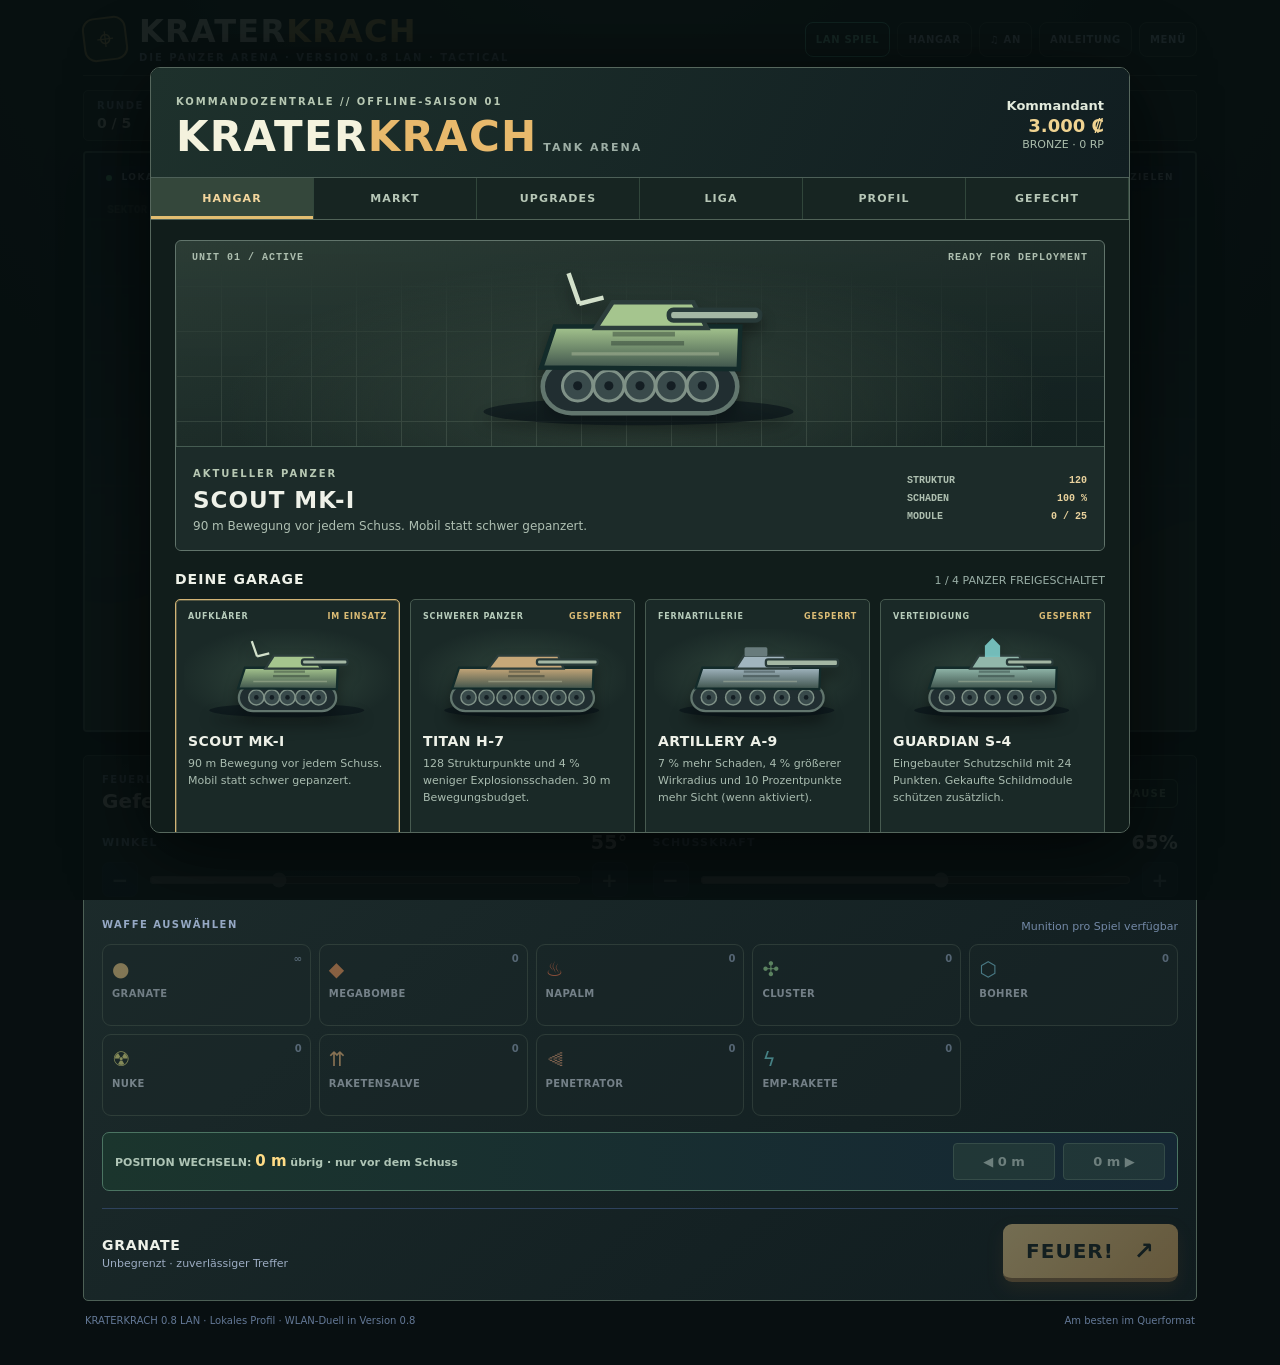
<file: KRATERKRACH_v0.8_spielen.html>
<!doctype html>
<html lang="de">
<head>
  <meta charset="utf-8" />
  <meta name="viewport" content="width=device-width, initial-scale=1, viewport-fit=cover" />
  <meta name="theme-color" content="#0d1729" />
  <meta name="description" content="KRATERKRACH: Ein eigenständiges, rundenbasiertes Panzerspiel für mehrere Spieler an einem Gerät." />
  <link rel="manifest" href="manifest.webmanifest" />
  <link rel="icon" href="icon-192.png" />
  <style>
:root{color-scheme:dark;--bg:#080f1e;--panel:#121e31;--line:#2a3953;--muted:#8799b6;--text:#eff6ff;--accent:#ffce5a;--neon:#8becb2;--cool:#76cffe;--red:#ff6d72;font-family:system-ui,-apple-system,BlinkMacSystemFont,"Segoe UI",sans-serif;font-synthesis:none}
*{box-sizing:border-box}html,body{margin:0;min-height:100%;background:var(--bg);color:var(--text)}body{background:radial-gradient(ellipse 80% 55% at 50% -15%,#1d3750 0%,#0a1323 65%,#080f1e 100%);-webkit-tap-highlight-color:transparent;overscroll-behavior-y:none}button,input{font:inherit}button{cursor:pointer}button:disabled{cursor:default;opacity:.45}.app{width:min(1150px,100%);margin:auto;padding:15px 18px 25px}.app-header{display:flex;align-items:center;justify-content:space-between;gap:12px;margin-bottom:14px}.brand{display:flex;gap:12px;align-items:center}.brand-symbol{width:44px;height:44px;display:grid;place-items:center;border:2px solid #f4bb54;border-radius:12px;color:#ffd875;font-size:30px;transform:rotate(-7deg);box-shadow:0 0 25px #ffc75b25}.brand-name{font-weight:950;font-size:clamp(21px,4.5vw,32px);letter-spacing:1.2px;line-height:1}.brand-name span{color:var(--accent)}.brand-sub{font-size:10px;font-weight:800;letter-spacing:2px;color:#9daec6;margin-top:5px}.header-actions{display:flex;gap:7px;flex-wrap:wrap;justify-content:end}.header-btn{background:#162339;color:#c5d7ee;border:1px solid #34445e;border-radius:8px;font-size:10px;font-weight:900;letter-spacing:.7px;padding:11px 10px}.header-btn:hover,.nudge:hover{background:#263952}.hud{display:grid;grid-template-columns:1fr 1.7fr .9fr 1fr;gap:8px;margin-bottom:10px}.hud-piece{background:#17263a;border:1px solid #2d3e58;border-radius:9px;padding:9px 13px;min-width:0}.hud-label,.eyebrow{display:block;color:#95a8c4;font-weight:900;font-size:10px;letter-spacing:1.5px;margin-bottom:4px}.hud strong{font-size:14px;display:block;overflow:hidden;white-space:nowrap;text-overflow:ellipsis}.wind-piece strong{color:#8cdbff}.arena-shell{position:relative;overflow:hidden;border-radius:12px;border:2px solid #3b536b;box-shadow:0 12px 38px #0007,0 0 0 1px #0e1421;background:#101d34;touch-action:manipulation}canvas{display:block;width:100%;height:auto;aspect-ratio:1000/520;touch-action:manipulation;user-select:none}.arena-top-left,.arena-top-right{position:absolute;top:13px;color:#cce0f6;font-size:9px;font-weight:900;letter-spacing:1.4px;text-shadow:0 1px 8px #000;background:#11213ab5;padding:6px 8px;border-radius:5px;pointer-events:none}.arena-top-left{left:13px}.arena-top-right{right:13px}.online-dot{display:inline-block;background:#71eaaa;width:6px;height:6px;border-radius:50%;vertical-align:middle;margin-right:5px}.arena-toast{position:absolute;top:18%;left:50%;transform:translateX(-50%);font-size:clamp(16px,2.4vw,28px);font-weight:950;color:#fff;text-shadow:0 2px 12px #000;white-space:nowrap;pointer-events:none;opacity:0;transition:opacity .2s}.arena-toast.shown{opacity:1}.roster{display:flex;gap:7px;flex-wrap:wrap;margin:10px 0 13px}.player-chip{min-width:90px;flex:1 1 125px;max-width:220px;background:#142034;border:1px solid #2a3b53;padding:8px 10px;border-radius:8px;transition:border-color .2s}.player-chip.current{border-color:#ffd36d;background:#26313d}.player-chip.dead{opacity:.45}.chip-top{display:flex;align-items:center;justify-content:space-between;gap:3px;font-size:11px;font-weight:850}.chip-name{overflow:hidden;text-overflow:ellipsis;white-space:nowrap}.chip-score{color:#c5d7ea;font-size:10px}.health-track{height:5px;background:#07101d;border-radius:4px;margin-top:7px;overflow:hidden}.health-fill{height:100%;border-radius:4px;transition:width .3s}.control-panel{background:linear-gradient(135deg,#162338,#101b2c);border:1px solid #293c57;border-radius:12px;padding:18px}.control-heading,.field-label,.weapons-head,.fire-row{display:flex;justify-content:space-between;align-items:center;gap:12px}.control-heading{margin-bottom:18px}.control-heading h2{margin:0;font-size:20px;letter-spacing:.1px}.turn-status{font-weight:900;font-size:10px;letter-spacing:1.2px;padding:8px 10px;border:1px solid #47745f;border-radius:6px;color:#8ff2b7;background:#1c3c374a}.aim-grid{display:grid;grid-template-columns:1fr 1fr;gap:25px}.field-label{font-size:11px;font-weight:900;letter-spacing:1.2px}.field-label label{color:#9cb0cd}.field-label output{font-size:19px;letter-spacing:.3px;color:#fff}.range-wrap{display:flex;align-items:center;gap:9px;margin-top:9px}.range-wrap input{flex:1;width:20px;height:26px;accent-color:#ffcf65;cursor:pointer}.nudge{border:1px solid #354761;border-radius:7px;background:#203049;color:#ecf5ff;width:36px;height:35px;font-weight:800;font-size:20px;line-height:1}.weapons-head{margin:22px 0 10px}.weapons-head #weaponHint{font-size:11px;color:#7389a7}.weapon-strip{display:grid;grid-template-columns:repeat(6,minmax(0,1fr));gap:8px}.weapon-option{position:relative;min-width:0;min-height:77px;text-align:left;background:#18273d;border:1px solid #32435c;border-radius:9px;padding:11px 9px;color:#d9e4f2}.weapon-option.selected{border-color:#ffd36b;background:linear-gradient(145deg,#59452b,#283345);box-shadow:0 0 0 1px #ffcb6155}.weapon-option .weapon-symbol{display:block;font-size:20px;line-height:1;margin-bottom:9px}.weapon-option .weapon-label{display:block;font-size:10px;font-weight:950;white-space:nowrap;overflow:hidden;text-overflow:ellipsis;letter-spacing:.4px}.weapon-option .weapon-count{position:absolute;top:8px;right:8px;font-size:10px;font-weight:900;color:#9bafcb}.weapon-option.locked{opacity:.48}.fire-row{border-top:1px solid #2e425d;margin-top:17px;padding-top:15px}.fire-info span{display:block;font-size:14px;font-weight:950;letter-spacing:.7px}.fire-info small{display:block;font-size:11px;color:#9cacc2;margin-top:4px}.fire-button{min-width:175px;display:flex;align-items:center;justify-content:center;gap:20px;border:0;border-bottom:4px solid #b85f20;border-radius:9px;background:linear-gradient(130deg,#ffde75,#ffa94e);box-shadow:0 7px 17px #ff9b4226;color:#342111;font-weight:1000;font-size:20px;letter-spacing:1px;padding:13px 20px}.fire-button:active{transform:translateY(2px);border-bottom-width:2px}.fire-glyph{font-size:24px}.app-footer{display:flex;justify-content:space-between;gap:15px;padding:14px 2px;color:#637896;font-size:10px}.modal-backdrop{position:fixed;inset:0;background:#050a13e9;z-index:5;display:flex;align-items:center;justify-content:center;overflow-y:auto;padding:18px}.modal-backdrop.hidden{display:none}.modal-card{position:relative;background:linear-gradient(165deg,#1b2b40,#101b2c 70%);border:1px solid #52617a;border-radius:16px;box-shadow:0 16px 80px #000b;width:min(610px,100%);max-height:min(95vh,850px);overflow-y:auto;padding:25px}.modal-kicker{color:#ffda78;font-size:11px;font-weight:950;letter-spacing:2.5px}.modal-title{font-size:clamp(30px,6vw,47px);line-height:1.04;letter-spacing:-1px;font-weight:1000;margin:12px 0 11px}.modal-title em{font-style:normal;color:#ffcc5a}.modal-copy{font-size:14px;color:#b1c3da;line-height:1.65}.modal-section{border-top:1px solid #33455d;margin-top:20px;padding-top:20px}.setup-row{display:flex;gap:12px;align-items:center;justify-content:space-between;margin:12px 0}.setup-row label{font-size:13px;font-weight:800;color:#d9e5f7}.stepper{display:flex;align-items:center;gap:14px}.stepper strong{font-size:20px;min-width:18px;text-align:center}.stepper button{width:34px;height:34px;border-radius:6px;background:#293b53;border:1px solid #4a6080;color:#fff;font-size:19px}.modal-actions{display:flex;gap:10px;margin-top:22px}.primary-button,.secondary-button{flex:1;padding:15px 13px;border-radius:9px;font-size:13px;font-weight:1000;letter-spacing:1px}.primary-button{border:0;background:#ffd16a;color:#2e2515}.secondary-button{background:#202f44;border:1px solid #4a5e78;color:#d8e4f7}.info-pill{display:inline-block;padding:5px 9px;border-radius:4px;background:#233851;color:#b8d4f5;font-size:10px;font-weight:900;letter-spacing:.6px;margin:3px 4px 3px 0}.leaderboard{display:flex;flex-direction:column;gap:7px;margin-top:14px}.result-line{display:flex;align-items:center;justify-content:space-between;gap:9px;border:1px solid #31435c;background:#17263a;border-radius:9px;padding:11px 13px}.result-line strong{font-size:13px}.result-line span{font-size:12px;color:#b1c4dd}.shop-grid{display:grid;grid-template-columns:repeat(2,minmax(0,1fr));gap:9px;margin-top:15px}.shop-card{background:#182a3f;border:1px solid #38516e;border-radius:9px;padding:12px}.shop-card-top{display:flex;justify-content:space-between;align-items:start;gap:6px}.shop-card .weapon-symbol{font-size:24px}.shop-name{font-size:12px;font-weight:950;margin:6px 0 4px}.shop-desc{font-size:11px;color:#a5b9d4;min-height:28px;line-height:1.4}.shop-buy{width:100%;border:1px solid #cfad63;background:#403b2f;color:#ffde8a;border-radius:7px;font-weight:950;font-size:11px;padding:10px;margin-top:10px}.shop-buy:disabled{opacity:.38}.shop-balance{font-size:16px;font-weight:900;color:#ffd36e;margin:14px 0}.help-list{padding-left:20px;color:#bdd1e8;font-size:14px;line-height:1.7}.help-list li{margin-bottom:8px}@media(max-width:680px){.app{padding:10px 9px 16px}.app-header{align-items:flex-start}.brand{gap:7px}.brand-symbol{width:31px;height:32px;font-size:21px;border-radius:8px}.brand-sub{font-size:7px;letter-spacing:1px}.header-actions{max-width:135px;gap:4px}.header-btn{padding:7px 6px;font-size:8px}.hud{gap:4px;grid-template-columns:.8fr 1.7fr .85fr .95fr}.hud-piece{padding:6px 6px;border-radius:6px}.hud-label{font-size:8px;letter-spacing:.5px}.hud strong{font-size:11px}.arena-top-right{display:none}.arena-top-left{top:5px;left:6px;font-size:7px;padding:3px}.roster{gap:4px;margin:7px 0}.player-chip{min-width:90px;flex-basis:90px;padding:6px}.chip-top{font-size:10px}.control-panel{padding:12px}.control-heading{margin-bottom:14px}.control-heading h2{font-size:16px}.aim-grid{gap:13px}.field-label{font-size:9px}.field-label output{font-size:16px}.range-wrap{gap:4px}.nudge{width:29px;height:29px;font-size:17px}.weapons-head{margin-top:17px}.weapons-head #weaponHint{font-size:9px}.weapon-strip{grid-template-columns:repeat(3,minmax(0,1fr));gap:5px}.weapon-option{min-height:64px;padding:9px}.weapon-option .weapon-symbol{font-size:18px;margin-bottom:7px}.weapon-option .weapon-label{font-size:9px}.fire-button{min-width:125px;padding:11px 10px;gap:8px;font-size:17px}.fire-info span{font-size:11px}.fire-info small{font-size:10px}.app-footer{flex-direction:column;gap:3px}.modal-card{padding:18px}.shop-grid{gap:7px}.shop-card{padding:9px}}
@media(max-height:500px) and (orientation:landscape){.app-header{margin-bottom:6px}.app{padding-top:6px}.hud-piece{padding:5px 9px}.roster{margin:5px 0}.control-panel{padding:10px}.control-heading{margin-bottom:6px}.control-heading h2{font-size:15px}.aim-grid{gap:12px}.weapons-head{margin:9px 0 5px}.weapon-option{min-height:51px;padding:7px}.weapon-option .weapon-symbol{font-size:16px;margin-bottom:4px}.fire-row{margin-top:7px;padding-top:7px}.fire-button{padding:7px}.modal-card{max-height:94vh}}

/* 0.3 TACTICAL COMMAND UI */
:root{--bg:#090f13;--panel:#16211e;--line:#3b4b44;--accent:#e3be71;--text:#eef1e8;--muted:#a1ada3;--neon:#b9d99a;--cool:#9bc4be}
body{background:radial-gradient(ellipse 80% 65% at 50% -10%,#2a3935,#0d1719 67%,#080f11 100%)}
.app{max-width:1230px}.brand-symbol{border-color:#c29f61;color:#e0bc76;box-shadow:none;background:#26342a}
.brand-name span{color:#e5bb6b}.app-header{border-bottom:1px solid #46534b;padding-bottom:12px}
.header-btn,.hud-piece,.player-chip,.weapon-option{background:#1a2728;border-color:#46564c}
.header-btn:hover,.nudge:hover{background:#354239}.hud{grid-template-columns:.85fr 1.7fr 1fr 1fr}
.arena-shell{border-color:#5d716b;border-radius:4px}.hud-piece,.player-chip,.control-panel{border-radius:5px}
.control-panel{background:linear-gradient(140deg,#1d2c2c,#101c1f);border-color:#4d6056}
.turn-status{color:#add8b6;border-color:#547b65}
.weapon-option.selected{border-color:#dabc75;background:linear-gradient(145deg,#514937,#293735)}
.fire-button,.primary-button{background:linear-gradient(135deg,#ebcd8e,#cba05e);color:#162120}.fire-button{border-bottom-color:#876742}
.modal-backdrop{background:#071010e9;align-items:center}.modal-card{width:min(980px,100%);background:#101b1b;border:1px solid #56675d;border-radius:10px;max-height:93vh;padding:0}
.modal-card:has(.hq-root){width:min(980px,100%)}.modal-card:not(:has(.hq-root)){padding:25px;width:min(650px,100%)}
.modal-kicker,.modal-title em{color:#e3bb6b}.shop-card{background:#1e2c2c;border-color:#4a6055}.secondary-button{background:#27332e;border-color:#5a6c5f}.info-pill{background:#354237;color:#e6dbb3}.shop-buy{background:#393b2e}
.hq-root{background:#111d1b;min-height:480px}.hq-head{background:linear-gradient(115deg,#1e312c,#111e21);padding:22px 25px 19px;display:flex;justify-content:space-between;align-items:center;gap:14px;border-bottom:1px solid #4d6058}
.hq-overline{font-size:10px;letter-spacing:2px;font-weight:900;color:#b7c8b3}.hq-title{font-size:clamp(27px,6vw,42px);letter-spacing:1.3px;margin:7px 0 0;line-height:1;color:#f4f2dd}.hq-title>span{color:#e8b96c}.hq-title>small{color:#9daea5;font-size:11px;letter-spacing:2px}
.hq-identity{text-align:right;display:grid;gap:2px;flex-shrink:0}.hq-identity span{font-size:13px;color:#e2eadc;font-weight:800}.hq-identity strong{color:#f0d391;font-size:18px}.hq-identity small{font-size:11px;color:#aabcab}
.hq-nav{display:grid;grid-template-columns:repeat(5,1fr);gap:0;background:#172522;border-bottom:1px solid #516358}.hq-nav button{background:transparent;border:0;border-right:1px solid #31463b;color:#b7c7b7;padding:14px 5px;font-size:11px;font-weight:900;letter-spacing:1.1px}.hq-nav button.active{background:#34473b;color:#f3d69d;box-shadow:inset 0 -3px 0 #e3be71}
.hq-body{padding:20px 24px 24px;max-height:68vh;overflow-y:auto}.hangar-feature{position:relative;border:1px solid #61746b;background:linear-gradient(155deg,#2b3b34,#172423 75%);border-radius:6px;overflow:hidden}
.hangar-mark{display:flex;justify-content:space-between;gap:8px;position:absolute;z-index:1;top:11px;left:16px;right:16px;font:700 10px monospace;letter-spacing:1px;color:#adbeaf}.hangar-picture{height:205px;display:grid;place-items:center;position:relative;background:radial-gradient(ellipse at 50% 80%,#485a4a70,transparent 63%),linear-gradient(#30463d28,#08191940)}
.hangar-gridline{position:absolute;inset:0;pointer-events:none;opacity:.25;background-image:linear-gradient(#819383 1px,transparent 1px),linear-gradient(90deg,#819383 1px,transparent 1px);background-size:45px 45px;mask-image:linear-gradient(to bottom,transparent 10%,black 100%)}
.tank-svg{display:block;width:100%;height:105px;filter:drop-shadow(0 9px 7px #0006)}.hero-svg{height:190px;width:min(520px,95%);position:relative;z-index:1}
.hangar-data{display:flex;justify-content:space-between;gap:24px;align-items:center;background:#1c2b29;padding:15px 17px;border-top:1px solid #455c52}.hangar-data h2{margin:6px 0 4px;font-size:23px;letter-spacing:1px}.hangar-data p{font-size:12px;color:#aebfb2;line-height:1.5;margin:0;max-width:490px}.specs{display:grid;gap:7px;font:700 10px monospace;min-width:180px;color:#aebfb0}.specs span{display:flex;justify-content:space-between;gap:8px}.specs b{color:#e9d29d}
.section-heading{display:flex;align-items:center;justify-content:space-between;gap:12px;margin:20px 0 12px}.section-heading strong{letter-spacing:1px;font-size:14px}.section-heading small{display:block;color:#9aafa7;font-size:11px;margin-top:3px}.balance-chip{color:#e6c47c;font-size:16px}
.fleet-grid{display:grid;grid-template-columns:repeat(4,minmax(0,1fr));gap:10px}.fleet-card{background:#1a2927;border:1px solid #475a50;border-radius:5px;min-width:0;padding:12px;display:flex;flex-direction:column}.fleet-card.equipped{border-color:#d2b476;box-shadow:inset 0 0 0 1px #d0b47755}.fleet-head{display:flex;align-items:center;justify-content:space-between;gap:3px;font-size:8px;letter-spacing:.8px;color:#b7ccbb;font-weight:900}.fleet-head small{color:#dbbc75;font-size:8px}.fleet-art{background:radial-gradient(ellipse at center,#415b4c99,transparent 75%);margin:8px -4px 3px}.fleet-art .tank-svg{height:95px}
.fleet-card h3{font-size:14px;margin:6px 0;letter-spacing:.4px}.fleet-card p{color:#a9bcb0;font-size:11px;line-height:1.55;margin:0 0 9px;min-height:70px;flex:1}.stat-pills{display:flex;gap:4px;flex-wrap:wrap}.stat-pills span{font-size:9px;background:#2b3b33;color:#d8e4d2;padding:3px 5px;border:1px solid #3c5043;border-radius:3px}.fleet-action{width:100%;background:#34473d;color:#dfe6d7;border:1px solid #667b6b;padding:10px 4px;border-radius:3px;font-weight:900;font-size:10px;margin-top:11px}.fleet-action.buy{background:#5c5037;color:#f2db9d;border-color:#977e4f}.fleet-action.current{color:#aebcac}
.hq-root .modal-actions{margin-top:20px}.paint-grid{display:grid;grid-template-columns:repeat(4,1fr);gap:8px}.paint-cell{background:#21312c;border:1px solid #455b4c;border-radius:5px;padding:10px;display:grid;gap:8px}.paint-cell.selected{border-color:#d5b16f}.paint-swatch{height:26px;border-radius:3px;box-shadow:inset 0 0 0 1px #ffffff35}.paint-cell strong{font-size:10px}.paint-cell button{background:#344638;border:1px solid #718172;border-radius:3px;padding:9px 2px;color:#e9e6d5;font-weight:800;font-size:10px}.hq-footnote{font-size:11px;color:#a6b6aa;line-height:1.65;margin:20px 0 0}
.league-hero{text-align:center;background:radial-gradient(ellipse at 50% 25%,#52614777,transparent 72%),#1b2a27;border:1px solid #50675b;padding:20px;border-radius:5px}.league-emblem{font-size:58px;color:#e3bc73;text-shadow:0 0 24px #dac07b50}.league-hero h2{font-size:29px;letter-spacing:3px;margin:2px 0}.league-hero p{color:#d5dbc6;font-size:13px}.league-hero small{color:#e4c17f;font-size:10px;letter-spacing:1px}.league-bar{max-width:380px;margin:13px auto;background:#0c181a;border:1px solid #506254;height:12px;border-radius:9px;overflow:hidden}.league-bar i{display:block;height:100%;background:linear-gradient(90deg,#85936b,#edc779)}.league-grid{display:grid;grid-template-columns:repeat(3,1fr);gap:9px;margin-top:16px}.league-rank{border:1px solid #3b5348;background:#1b2926;padding:12px;display:grid;grid-template-columns:45px 1fr;gap:2px 8px;align-items:center;opacity:.64}.league-rank.current{border-color:#d4b174;opacity:1;background:#334032}.league-rank.achieved{opacity:.84}.league-rank .league-symbol{grid-row:span 2;color:#e0bb76;font-size:24px;text-align:center}.league-rank strong{font-size:12px}.league-rank small{color:#aabcae;font-size:10px}
.profile-card{background:linear-gradient(120deg,#2b4037,#1a2b29);border:1px solid #567264;display:flex;align-items:center;gap:20px;padding:18px;border-radius:6px}.profile-avatar{width:86px;height:86px;display:grid;place-items:center;background:#344c3d;border:2px solid #b99f6a;color:#f2dba2;font-size:46px;border-radius:50%}.profile-card h2{margin:5px 0;font-size:25px}.profile-edit{margin-top:20px}.profile-edit label{font-size:11px;font-weight:900;color:#b9c8b8;letter-spacing:1px}.profile-input{display:flex;gap:8px;margin-top:7px}.profile-input input{min-width:0;flex:1;border:1px solid #647969;background:#24352e;padding:12px;color:#fff;border-radius:5px}.profile-input button{background:#d6b778;color:#1c241f;border:0;border-radius:4px;font-weight:900;padding:0 18px}.profile-stats{display:grid;grid-template-columns:repeat(3,1fr);gap:10px;margin-top:20px}.profile-stats>div{background:#24342e;border:1px solid #536657;border-radius:5px;padding:13px;display:grid;gap:7px}.profile-stats small{color:#adbfaf;letter-spacing:1px;font-size:10px;font-weight:900}.profile-stats strong{font-size:23px;color:#edd69e}
.battle-setup{max-width:670px;margin:0 auto}.battle-setup h2{font-size:28px;margin:10px 0 5px}.battle-setup p{font-size:13px;color:#a6b9aa;line-height:1.6}.battle-setup .setup-row{border-bottom:1px solid #3d5147;padding:7px 0}.battle-roster{margin:17px 0;display:flex;align-items:center;gap:10px;background:#22332c;border:1px solid #4f6455;padding:7px 12px;border-radius:4px}.battle-roster>span{font-size:10px;color:#b9c7b6;font-weight:900}.battle-roster svg{width:85px;height:55px}.battle-roster strong{font-size:13px}.battle-roster small{font-size:9px;color:#bdcbbd}.battle-launch{width:100%;font-size:17px;padding:16px}
.match-reward{display:grid;gap:6px;background:#2a3e33;border:1px solid #8c8b5c;border-radius:6px;padding:14px;margin-top:15px}.match-reward span{font-size:10px;font-weight:900;letter-spacing:1.4px;color:#d3c79e}.match-reward strong{font-size:27px;color:#e8cf93}.match-reward small{font-size:11px;color:#c3cfba}
.ability-row{display:flex;align-items:center;justify-content:flex-start;flex-wrap:wrap;gap:8px;margin-top:16px;color:#afc5b6;font-size:11px;font-weight:800}.ability-label{margin-right:auto}.ability-row button{background:#2f483d;color:#d8e8d7;border:1px solid #5b7763;padding:8px 13px;border-radius:4px;font-weight:900;font-size:11px}
@media(max-width:680px){.modal-card:has(.hq-root){max-height:96vh}.hq-head{padding:16px 14px}.hq-title small{display:none}.hq-identity strong{font-size:14px}.hq-overline{font-size:8px;letter-spacing:1px}.hq-nav button{padding:12px 2px;font-size:9px;letter-spacing:.3px}.hq-body{padding:14px 12px;max-height:72vh}.hangar-picture{height:155px}.hero-svg{height:140px}.hangar-data{padding:12px;display:block}.hangar-data h2{font-size:19px}.specs{margin-top:13px}.fleet-grid{grid-template-columns:repeat(2,minmax(0,1fr));gap:7px}.fleet-card{padding:9px}.fleet-card p{min-height:70px}.fleet-art .tank-svg{height:76px}.fleet-head{font-size:7px}.fleet-head small{font-size:7px}.paint-grid{grid-template-columns:repeat(2,1fr)}.league-grid{grid-template-columns:repeat(2,1fr)}.profile-stats{grid-template-columns:repeat(2,1fr)}.hq-identity small{font-size:9px}.app-header{gap:4px}.header-actions{max-width:174px}.header-btn{font-size:8px}}
@media(max-width:360px){.hq-title{font-size:25px}.hq-identity strong{font-size:12px}.hq-nav button{font-size:8px}.fleet-card h3{font-size:12px}}

/* v0.4: nine touch-friendly weapons and explicitly pre-shot movement. */
.weapon-strip{grid-template-columns:repeat(5,minmax(0,1fr))}
.weapon-option{min-height:82px}
.weapon-option .weapon-label{white-space:normal;overflow-wrap:anywhere;line-height:1.2;min-height:2.35em}
.ability-row{background:linear-gradient(90deg,#1b352d,#152734);border:1px solid #4b7462;border-radius:7px;padding:10px 12px}
.ability-row .ability-label{line-height:1.5}
.ability-row .ability-label strong{font-size:15px;color:#ffdc86}
.ability-row button{min-width:102px;padding:10px 14px;font-size:13px}
.shield-badge{color:#86eeee;border:1px solid #4bc6cb;background:#18575d66;padding:7px;border-radius:6px}
@media(max-width:680px){.weapon-strip{grid-template-columns:repeat(3,minmax(0,1fr));gap:6px}.weapon-option{min-height:74px;padding:9px 7px}.weapon-option .weapon-label{font-size:9px}.ability-row{gap:6px;padding:8px}.ability-label{flex-basis:100%}.ability-row button{min-width:90px;flex:1}}


/* Version 0.5: practical thumb controls and ~15% shorter battle layout on phones. */
.hq-nav{grid-template-columns:repeat(6,minmax(0,1fr))}
.upgrade-grid{display:grid;grid-template-columns:repeat(2,minmax(0,1fr));gap:12px}
.upgrade-card{background:#1b2b27;border:1px solid #536758;border-radius:6px;padding:15px;display:flex;flex-direction:column;gap:8px}
.upgrade-card.active{border-color:#d4b273}
.upgrade-head{display:flex;justify-content:space-between;align-items:center;gap:6px;font-size:12px}
.upgrade-head span{color:#efcb85;font:900 11px monospace;white-space:nowrap}
.upgrade-art{background:radial-gradient(ellipse at center,#415b4c88,transparent 75%);min-height:95px}
.upgrade-art .tank-svg{height:90px}
.upgrade-meter{display:grid;grid-template-columns:repeat(4,1fr);gap:5px}
.upgrade-meter i{height:7px;background:#3b4d40;border-radius:4px;display:block}
.upgrade-meter i.done{background:#d8bd81}
.upgrade-name{font-size:12px;letter-spacing:1px}
.upgrade-card p{font-size:11px;color:#bdccbd;margin:0;line-height:1.5;flex:1}
@media(max-width:680px){
  .app{padding:6px 7px 5px}
  .app-header{padding-bottom:4px;margin-bottom:5px}
  .brand-name{font-size:19px}.brand-symbol{width:26px;height:26px;font-size:16px}
  .brand-sub{font-size:6px;letter-spacing:.5px;margin-top:2px}
  .header-actions{max-width:184px}.header-btn{padding:6px 5px;font-size:8px}
  .hud{margin-bottom:4px}.hud-piece{padding:3px 5px}.hud strong{font-size:10px}.hud-label{font-size:7px;margin-bottom:1px}
  .arena-shell{border-width:1px}
  .roster{margin:4px 0 5px;gap:3px}
  .player-chip{padding:4px 5px}.chip-top{font-size:9px}.health-track{margin-top:4px;height:4px}
  .control-panel{padding:7px 8px}
  .control-heading{margin-bottom:5px}.control-heading h2{font-size:13px}
  .control-heading .eyebrow{display:none}.turn-status{padding:4px 6px;font-size:8px}
  .aim-grid{gap:8px}.field-label{font-size:8px}.field-label output{font-size:13px}
  .range-wrap{gap:3px;margin-top:2px}.range-wrap input{height:21px}
  .nudge{width:26px;height:26px;font-size:15px}
  .weapons-head{margin:5px 0 4px}.weapons-head #weaponHint{font-size:9px}
  .weapons-head .eyebrow{font-size:9px;margin:0}
  .weapon-strip{grid-template-columns:repeat(5,minmax(0,1fr));gap:4px}
  .weapon-option{min-height:54px;padding:6px 4px;border-radius:5px}
  .weapon-option .weapon-symbol{font-size:15px;margin-bottom:2px}
  .weapon-option .weapon-count{font-size:8px;top:3px;right:4px}
  .weapon-option .weapon-label{font-size:9px;min-height:2em;letter-spacing:0}
  .ability-row{padding:5px 6px;margin-top:6px;gap:3px}
  .ability-row .ability-label{font-size:10px;flex-basis:100%;line-height:1.2}
  .ability-row .ability-label strong{font-size:11px}
  .ability-row button{padding:4px 7px;font-size:10px;min-width:70px;min-height:29px}
  .shield-badge{font-size:9px;padding:3px 6px}
  .fire-row{margin-top:6px;padding-top:6px;gap:6px}
  .fire-info span{font-size:10px}.fire-info small{font-size:8px;margin-top:2px}
  .fire-button{min-width:117px;padding:7px 10px;font-size:15px;gap:8px;border-bottom-width:3px}
  .fire-glyph{font-size:17px}
  .app-footer{display:none}
  .hq-nav button{font-size:8px;letter-spacing:0;padding:11px 2px}
  .upgrade-grid{gap:6px}.upgrade-card{padding:8px;gap:5px}
  .upgrade-art{min-height:68px}.upgrade-art .tank-svg{height:66px}
  .upgrade-head{font-size:10px}.upgrade-head span{font-size:9px}
}
@media(max-width:370px){.hq-nav button{font-size:7px}.upgrade-grid{grid-template-columns:1fr}.weapon-option .weapon-label{font-size:6.5px}}

@media(max-width:680px){.arena-top-right{display:block;right:6px;top:6px;font-size:8px;letter-spacing:0;padding:3px 5px}.aim-hint{display:none}.arena-top-left{top:6px}}

/* 0.6: five paths per tank; robust touch buttons and readable rules. */
.upgrade-grid{grid-template-columns:repeat(2,minmax(0,1fr));gap:12px}
.upgrade-card{padding:12px;gap:9px}
.upgrade-compact-head{display:flex;align-items:center;gap:10px;min-width:0}
.upgrade-compact-head>.upgrade-art{width:36%;flex:none;min-height:70px}
.upgrade-compact-head .tank-svg{height:75px;width:100%}
.upgrade-compact-head>small{font-size:10px;color:#c7dbc7;line-height:1.55}
.module-list{display:flex;flex-direction:column;gap:5px}
.module-row{display:flex;align-items:center;gap:7px;background:#122520;border:1px solid #365348;padding:7px 6px;border-radius:6px}
.module-icon{width:23px;color:#e5d19c;font-size:17px;text-align:center;flex:none}
.module-body{flex:1;min-width:0}
.module-label{display:flex;justify-content:space-between;gap:5px;font-size:10px;color:#e2eadc}
.module-label>small{color:#f2c67a;font-size:10px}
.module-body>small{font-size:9px;color:#a9c3ac;line-height:1.3;display:block;margin-top:3px}
.module-bars{display:flex;gap:3px;margin-top:4px}
.module-bars i{background:#425a4c;display:block;flex:1;height:5px;border-radius:3px}
.module-bars i.done{background:#d5b46d}
.module-buy{font:800 10px monospace;background:#bea26d;border:0;border-radius:4px;color:#17211b;min-width:77px;min-height:34px;padding:4px;flex:none}
.module-buy:disabled{opacity:.47;background:#738477;color:#e7f0df}
.seat-row{display:flex;align-items:center;justify-content:space-between;gap:12px;padding:6px 0;border-bottom:1px solid #3d5147}.seat-row label{font-size:10px;color:#becfbf;font-weight:800}.seat-row select{max-width:55%;border:1px solid #647b70;background:#243b33;color:#f1ead4;border-radius:5px;padding:8px 10px;font:800 11px system-ui}.setup-tip{font-size:9px;color:#c9b888;letter-spacing:.2px;margin:4px 0 10px}
.setup-row .stepper strong{min-width:115px;font-size:10px;text-align:center}
@media(max-width:720px){
 .upgrade-grid{grid-template-columns:1fr}
 .upgrade-card{padding:9px}
 .upgrade-compact-head>.upgrade-art{min-height:62px}
 .upgrade-compact-head .tank-svg{height:66px}
 .module-row{padding:6px}
 .battle-setup p{font-size:11px}
 .battle-setup .setup-row{padding:6px 0}
 .setup-row .stepper strong{min-width:97px;font-size:9px}
}
@media(max-width:390px){.module-buy{min-width:68px;font-size:9px}}

</style>
  <title>KRATERKRACH · Panzerschlacht</title>
</head>
<body>
  <main class="app" id="app">
    <header class="app-header">
      <div class="brand"><div class="brand-symbol" aria-hidden="true">⌖</div><div><div class="brand-name">KRATER<span>KRACH</span></div><div class="brand-sub">DIE PANZER ARENA · VERSION 0.8 LAN · TACTICAL</div></div></div>
      <div class="header-actions"><button id="lanButton" class="header-btn" style="border-color:#6edcbd;color:#9dfbdd">LAN SPIEL</button><button id="hangarButton" class="header-btn">HANGAR</button><button id="soundButton" class="header-btn" aria-label="Ton aktivieren oder deaktivieren" title="Ton">♫ AUS</button><button id="helpButton" class="header-btn">ANLEITUNG</button><button id="newButton" class="header-btn">MENÜ</button></div>
    </header>
    <section class="hud" aria-label="Spielstatus">
      <div class="hud-piece"><span class="hud-label">RUNDE</span><strong id="roundLabel">– / –</strong></div>
      <div class="hud-piece"><span class="hud-label">AM ZUG</span><strong id="playerLabel">Spiel vorbereiten</strong></div>
      <div class="hud-piece wind-piece"><span class="hud-label">WIND</span><strong id="windLabel">↔ 0</strong></div>
      <div class="hud-piece"><span class="hud-label">MUNITION ₡</span><strong id="moneyLabel">0 ₡</strong></div>
    </section>
    <section class="arena-shell" aria-label="Spielfeld">
      <canvas id="battlefield" width="1000" height="520" aria-label="Taktisches Panzer-Spielfeld: zum Ausrichten antippen"></canvas>
      <div class="arena-top-left"><span class="online-dot"></span> <span id="networkLabel">LOKALES SPIEL</span></div>
      <div class="arena-top-right">ZIELHILFE <span id="previewIndicator">50 %</span><span class="aim-hint"> · TIPPE INS BILD, UM ZU ZIELEN</span></div>
      <div id="toast" class="arena-toast" role="status" aria-live="polite"></div>
    </section>
    <section class="roster" aria-label="Spielerübersicht" id="roster"></section>
    <section class="control-panel" aria-label="Spielsteuerung">
      <div class="control-heading"><div><span class="eyebrow">FEUERLEITSTAND</span><h2 id="controlHeading">Deine nächste Salve</h2></div><div id="turnStatus" class="turn-status">BEREIT</div></div>
      <div class="aim-grid">
        <div class="aim-field"><div class="field-label"><label for="angleRange">WINKEL</label><output id="angleNumber">55°</output></div><div class="range-wrap"><button class="nudge" id="angleMinus" aria-label="Winkel verringern">−</button><input id="angleRange" type="range" min="5" max="175" value="55" step="1" /><button class="nudge" id="anglePlus" aria-label="Winkel erhöhen">+</button></div></div>
        <div class="aim-field"><div class="field-label"><label for="powerRange">SCHUSSKRAFT</label><output id="powerNumber">65%</output></div><div class="range-wrap"><button class="nudge" id="powerMinus" aria-label="Schusskraft verringern">−</button><input id="powerRange" type="range" min="20" max="100" value="65" step="1" /><button class="nudge" id="powerPlus" aria-label="Schusskraft erhöhen">+</button></div></div>
      </div>
      <div class="weapons-head"><span class="eyebrow">WAFFE AUSWÄHLEN</span><span id="weaponHint">Munition pro Spiel verfügbar</span></div>
      <div class="weapon-strip" id="weaponStrip"></div>
      <div class="ability-row" id="abilityRow"></div><div class="fire-row"><div class="fire-info"><span id="weaponTitle">STANDARDGRANATE</span><small id="weaponDescription">Unbegrenzt verfügbar</small></div><button id="fireButton" class="fire-button"><span>FEUER!</span><span class="fire-glyph">↗</span></button></div>
    </section>
    <footer class="app-footer"><span>KRATERKRACH 0.8 LAN · Lokales Profil · WLAN-Duell in Version 0.8</span><span>Am besten im Querformat</span></footer>
  </main>
  <div class="modal-backdrop" id="modal" role="dialog" aria-modal="true" aria-labelledby="modalTitle"><div class="modal-card" id="modalContent"></div></div>
  <script>
'use strict';
// KRATERKRACH. Original, standalone artillery-game implementation.
// No original Tank Wars or Scorched Earth source code, artwork or audio used.
(() => {
  const W = 1000, H = 520, G = 0.23;
  // An average rendered hull + tracks is roughly 28 world-pixels tall.
  const TANK_HEIGHT = 28;
  const $ = id => document.getElementById(id);
  const canvas = $('battlefield'), ctx = canvas.getContext('2d');
  const C = ['#f5be65','#6ceac1','#70baff','#ed8ac8','#d9a0ff','#fb856f','#cfed70','#67d4da','#f4d89f','#afbbfc'];
  const weapons = [
    {id:'shell', name:'GRANATE', icon:'●', short:'Standardgranate', desc:'Unbegrenzt · zuverlässiger Treffer', cost:0, bundle:0, r:37, dmg:54, color:'#ffd58a'},
    {id:'heavy', name:'MEGABOMBE', icon:'◆', short:'Megabombe', desc:'Größerer Krater und mehr Schaden', cost:350, bundle:2, r:58, dmg:72, color:'#ff9e5e'},
    {id:'napalm', name:'NAPALM', icon:'♨', short:'Napalm', desc:'Brennender Regen auf einer breiten Fläche', cost:500, bundle:2, r:23, dmg:25, color:'#ff784c'},
    {id:'cluster', name:'CLUSTER', icon:'✣', short:'Cluster', desc:'Zerfällt in mehrere kleine Sprengkörper', cost:600, bundle:2, r:22, dmg:26, color:'#a7eaa0'},
    {id:'digger', name:'BOHRER', icon:'⬡', short:'Bohrer', desc:'Riesiger Krater mit geringem Schaden', cost:320, bundle:2, r:93, dmg:18, color:'#83d9ef'},
    {id:'nuke', name:'NUKE', icon:'☢', short:'Nuke', desc:'Große Detonation, teuer und nur ein Schuss.', cost:1600, bundle:1, r:102, dmg:106, color:'#f8f48c'},
    {id:'salvo', name:'RAKETENSALVE', icon:'⇈', short:'Raketenwerfer', desc:'Drei Raketen mit leicht versetzten Flugbahnen', cost:720, bundle:2, r:29, dmg:29, color:'#ffc383'},
    {id:'bunker', name:'PENETRATOR', icon:'⫷', short:'Bunkerbrecher', desc:'Gezielter Einschlag, tiefer Krater und hoher Direktschaden', cost:590, bundle:2, r:41, dmg:88, color:'#eea47a'},
    {id:'emp', name:'EMP-RAKETE', icon:'ϟ', short:'EMP-Rakete', desc:'Entlädt Schutzschilde im Explosionsradius; geringer Schaden', cost:610, bundle:2, r:68, dmg:14, color:'#7ae8ed'}
  ];
  // All upgrades are bought solely with local match-earned credits. No real-money purchases.
  const tanks=[
    {id:'scout',name:'SCOUT MK-I',role:'AUFKLÄRER',price:0,hp:120,attack:1,resist:1,shield:0,color:'#a5c58e',special:'HOHE MOBILITÄT',desc:'90 m Bewegung vor jedem Schuss. Mobil statt schwer gepanzert.',stats:[2,4,1]},
    {id:'titan',name:'TITAN H-7',role:'SCHWERER PANZER',price:2200,hp:128,attack:1,resist:.96,shield:0,color:'#c7a879',special:'VERSTÄRKTE PANZERUNG',desc:'128 Strukturpunkte und 4 % weniger Explosionsschaden. 30 m Bewegungsbudget.',stats:[4,1,4]},
    {id:'artillery',name:'ARTILLERY A-9',role:'FERNARTILLERIE',price:2600,hp:117,attack:1.07,resist:1,shield:0,color:'#a1b5bf',special:'ARTILLERIEOPTIK +10 %',desc:'7 % mehr Schaden, 4 % größerer Wirkradius und 10 Prozentpunkte mehr Sicht (wenn aktiviert).',stats:[1,2,5]},
    {id:'guardian',name:'GUARDIAN S-4',role:'VERTEIDIGUNG',price:2900,hp:110,attack:1,resist:1,shield:24,color:'#91b7aa',special:'REAKTIVSCHILD',desc:'Eingebauter Schutzschild mit 24 Punkten. Gekaufte Schildmodule schützen zusätzlich.',stats:[3,2,3]}
  ];
  const paints=[{id:'olive',name:'OLIVGRÜN',cost:0,color:'#a5c58e'},
    {id:'desert',name:'SANDTARN',cost:450,color:'#d4b783'},
    {id:'slate',name:'STAHLGRAU',cost:550,color:'#8faab9'},
    {id:'ember',name:'ROSTROT',cost:650,color:'#c99279'}];
  const leagues=[{name:'BRONZE',min:0,sign:'III'},{name:'SILBER',min:350,sign:'II'},
    {name:'GOLD',min:850,sign:'I'},{name:'PLATIN',min:1500,sign:'IV'},
    {name:'DIAMANT',min:2500,sign:'V'},{name:'LEGENDE',min:3800,sign:'★'}];
  const UPGRADE_COSTS=[400,900,1900,4200,9200];
  const UPGRADE_MAX=UPGRADE_COSTS.length;
  const UPGRADES=[
    {id:'mobility',title:'ANTRIEB',desc:'+3 m Fahrweg pro Stufe; Scout +5 m',icon:'◀▶'},
    {id:'damage',title:'FEUERLEISTUNG',desc:'+1,2 % Waffenschaden pro Stufe; maximal +6 %',icon:'↗'},
    {id:'armor',title:'PANZERUNG',desc:'+3 Strukturpunkte je Stufe, weniger Direktschaden',icon:'▣'},
    {id:'vision',title:'ZIELSENSOR',desc:'+2 Prozentpunkte Sicht je Stufe; Raumlimit bleibt maßgeblich',icon:'⌖'},
    {id:'shield',title:'ZUSATZSCHILD',desc:'Externe Schutzschicht: 10 bis 26 Punkte; Guardian behält nativen Schild',icon:'◇'}
  ];
  const UPGRADE_IDS=UPGRADES.map(x=>x.id);
  const roomRules={noNuke:'OHNE NUKE',standard:'ALLE WAFFEN',classic:'KLASSIKWAFFEN'};
  const roomWind={calm:'SCHWACH',normal:'NORMAL',strong:'STARK'};
  const blankTree=()=>Object.fromEntries(UPGRADE_IDS.map(id=>[id,0]));
  // Profiles created in 0.3–0.5 remain valid. Old per-tank upgrades are converted.
  function normalizeTree(raw,legacyClass){
    const tree=blankTree();
    if(typeof raw==='number'){const old={scout:'mobility',titan:'armor',artillery:'vision',guardian:'shield'}[legacyClass];tree[old]=Math.max(0,Math.min(UPGRADE_MAX,Math.floor(raw||0)));}
    else if(raw&&typeof raw==='object'){for(const id of UPGRADE_IDS)tree[id]=Math.max(0,Math.min(UPGRADE_MAX,Math.floor(Number(raw[id])||0)));}
    return tree;
  }
  const STORAGE='kraterkrach_profile_v03'; // Preserve existing 0.3 player progress.
  function safeName(s){return String(s||'Kommandant').replace(/[<>\x00-\x1f]/g,'').trim().slice(0,18)||'Kommandant';}
  function loadProfile(){
    const empty={version:3,name:'Kommandant',credits:3000,equipped:'scout',paint:'olive',owned:['scout'],paints:['olive'],matches:0,wins:0,losses:0,roundWins:0,kills:0,damage:0,trophies:0,upgrades:{scout:blankTree(),titan:blankTree(),artillery:blankTree(),guardian:blankTree()}};
    try{const old=JSON.parse(localStorage.getItem(STORAGE)||'null');if(!old||old.version!==3)return empty;
      const p={...empty,...old};p.name=safeName(p.name);p.credits=Math.max(0,Math.min(99999999,Math.floor(Number(p.credits)||0)));
      p.trophies=Math.max(0,Math.min(999999,Math.floor(Number(p.trophies)||0)));
      p.owned=[...new Set((Array.isArray(p.owned)?p.owned:[]).filter(id=>tanks.some(t=>t.id===id)).concat('scout'))];
      p.paints=[...new Set((Array.isArray(p.paints)?p.paints:[]).filter(id=>paints.some(t=>t.id===id)).concat('olive'))];
      if(!p.owned.includes(p.equipped))p.equipped='scout';if(!p.paints.includes(p.paint))p.paint='olive';
      const prev=p.upgrades&&typeof p.upgrades==='object'?p.upgrades:{};
      p.upgrades=Object.fromEntries(tanks.map(t=>[t.id,p.owned.includes(t.id)?normalizeTree(prev[t.id],t.id):blankTree()]));
      return p;
    }catch(_){return empty;}
  }
  const profile=loadProfile();
  const tankById=id=>tanks.find(t=>t.id===id)||tanks[0];
  const tankTree=id=>profile.upgrades[id]||blankTree();
  const tankLevel=id=>Object.values(tankTree(id)).reduce((a,b)=>a+b,0);
  function tankStats(id,tree={}){
    const t=tankById(id),u=normalizeTree(tree,id),scout=id==='scout';
    const move=(scout?90:30)+u.mobility*(scout?5:3);
    const hp=t.hp+u.armor*3;
    const attack=t.attack*(1+u.damage*.012);
    const resist=t.resist*(1-u.armor*.006);
    const nativeShield=t.shield;
    const extraShield=u.shield?10+(u.shield-1)*4:0;
    const previewBonus=(id==='artillery'?10:0)+u.vision*2;
    return {hp,attack,resist,move,nativeShield,extraShield,shield:nativeShield+extraShield,previewBonus,levels:u};
  }
  function profileStats(id){return tankStats(id,tankTree(id));}
  // Tournament rules normalize all progression. Informal matches still use earned upgrades.
  function matchTree(id,playerId){
    if(screen.upgradeMode==='equal')return blankTree();
    if(playerId===0)return tankTree(id);
    // All other local seats AND bots mirror the host's tech levels for a fair casual room.
    const source=tankTree(profile.equipped),ans=blankTree();
    for(const k of UPGRADE_IDS)ans[k]=source[k];
    return ans;
  }
  function addCredits(n){profile.credits=Math.max(0,profile.credits+n);}
  const leagueIndex=()=>Math.max(0,leagues.findLastIndex(l=>profile.trophies>=l.min));
  function saveProfile(){try{localStorage.setItem(STORAGE,JSON.stringify(profile));}catch(e){console.warn('Speichern nicht möglich',e);}updateMeta();}
  function updateMeta(){if($('accountCredits'))$('accountCredits').textContent=money(profile.credits);
    if($('accountRank'))$('accountRank').textContent=leagues[leagueIndex()].name;
    if($('accountName'))$('accountName').textContent=profile.name;}
  function tankSVG(id,paint,extra=''){
    const c=paint||tankById(id).color,short=id==='scout',heavy=id==='titan',guard=id==='guardian',gun=id==='artillery';
    const width=short?128:heavy?188:gun?174:166,body=short?130:heavy?185:gun?163:167;
    return `<svg class="tank-svg ${extra}" viewBox="0 0 240 125" aria-hidden="true" xmlns="http://www.w3.org/2000/svg">
      <defs><linearGradient id="hull-${id}" x2="0" y2="1"><stop stop-color="${c}"/><stop offset="1" stop-color="#3d524b"/></linearGradient></defs>
      <ellipse cx="119" cy="107" rx="102" ry="9" fill="#050d14" opacity=".55"/>
      <rect x="${120-width/2}" y="73" rx="19" width="${width}" height="35" fill="#212e31" stroke="#62766e" stroke-width="3"/>
      ${Array.from({length:heavy?7:5},(_,i)=>`<circle cx="${120-width/2+23+i*(width-46)/(heavy?6:4)}" cy="90" r="10" fill="#394a4b" stroke="#7f9187" stroke-width="2"/><circle cx="${120-width/2+23+i*(width-46)/(heavy?6:4)}" cy="90" r="3" fill="#141e23"/>`).join('')}
      <path d="M ${120-body/2} 78 L ${129-body/2} 51 L ${121+body/2} 51 L ${120+body/2} 79Z" fill="url(#hull-${id})" stroke="#132b2a" stroke-width="3"/>
      <path d="M${heavy?75:91} 52 L${heavy?88:102} 35 L${heavy?167:155} 35 L${heavy?174:164} 52Z" fill="${c}" stroke="#2c3d3b" stroke-width="3"/>
      <rect x="${gun?131:139}" y="40" width="${gun?95:heavy?80:60}" height="${gun?9:7}" rx="3" fill="#a4b7a4" stroke="#283a39" stroke-width="3"/>
      <path d="M75 69H172" stroke="#dbe0be" stroke-width="2" opacity=".30"/>
      ${guard?'<path d="M110 22L120 12L130 22L130 37L110 37Z" fill="#81d5d2" opacity=".85"/>':''}
      ${gun?'<rect x="103" y="24" width="30" height="12" rx="2" fill="#687b7c"/>':''}
      ${short?'<path d="M80 36l-7-20m7 20l16-4" stroke="#d2e0ca" stroke-width="3"/>':''}
      <path d="M102 56h41M101 62h48" stroke="#111e1d" stroke-width="3" opacity=".35"/>
    </svg>`;
  }
  const screen = { mode:'menu', humans:1, bots:2, maxRounds:5, previewPct:50, upgradeMode:'equal', weaponsRule:'standard', windMode:'normal', fallDamage:true, seatClasses:['titan','artillery','guardian','scout','titan'], round:0, players:[], terrain:[], wind:0, turn:0, current:null, shots:[], particles:[], rings:[], busy:false, settleTimer:-1, flash:0, toastTimer:0, fallPopups:[], shopIndex:0, sound:true, audio:null, audioBus:null, lastFx:0, lastFragmentFx:0, last:0, starfield:[], phase:0, aiTimer:0, aiDifficulty:'easy', hqTab:'hangar', matchReward:null };
  for(let i=0;i<85;i++) screen.starfield.push({x:(i*487.3+81)%W,y:(i*137.71+39)%280,z:0.4+(i%4)*0.18});

  // KRATERKRACH 0.8: local Wi-Fi multiplayer, host-authoritative 1v1 preview.
  const net={ws:null,role:null,room:'',server:'',guest:null,connected:false,remoteCommand:false,localSeat:0,lastBroadcast:0,lastStatus:'',finished:false};
  const netActive=()=>net.role==='host'||net.role==='guest';
  const localTurn=()=>!netActive()||screen.turn===(net.role==='host'?0:1);
  function netSend(data){if(net.ws?.readyState===1)net.ws.send(JSON.stringify(data));}
  function netClose(){net.role=null;net.connected=false;net.guest=null;net.room='';if(net.ws){const ws=net.ws;net.ws=null;try{ws.close();}catch(_){}}$('networkLabel').textContent='LOKALES SPIEL';}
  function lanLobby(message=''){
    let server=net.server||((location.hostname&&location.hostname!=='')?location.hostname+':8765':'192.168.1.100:8765');
    const active=netActive(),isHost=net.role==='host';
    const info=net.room?'RAUM: '+net.room:'Noch kein Raum verbunden';
    const status=net.connected?'Gegenspieler verbunden':active?'Warte auf Gegenspieler …':'Noch nicht verbunden';
    showModal(`<div class="hq-root"><div class="hq-head"><div><span class="hq-overline">PRIVATES NETZWERK</span><h1 class="hq-title">KRATER<span>KRACH</span> <small>LAN</small></h1></div></div><div class="hq-body" style="max-width:620px;margin:auto"><h2>Auf zwei Geräten spielen</h2><p class="modal-copy">Beide Telefone und der PC mit dem Raumserver müssen mit demselben WLAN verbunden sein. Die Version 0.8 benötigt einen laufenden PC-Server.</p>
    <label class="hq-overline" for="lanHost">PC-Adresse und Port</label><input id="lanHost" type="text" value="${escapeHTML(server)}" style="width:100%;padding:13px;background:#15263b;color:#eaf4ff;border:1px solid #526377;border-radius:8px;margin:8px 0 18px" placeholder="192.168.1.100:8765" />
    <p class="modal-copy"><strong>${escapeHTML(info)}</strong> · ${escapeHTML(status)} ${net.guest?'('+escapeHTML(net.guest.name)+')':''}</p>
    ${message?'<p class="modal-copy" style="color:#ffda77">'+escapeHTML(message)+'</p>':''}
    <div class="modal-actions"><button id="lanCreate" class="primary-button">RAUM ERSTELLEN</button><button id="lanJoin" class="secondary-button">RAUM BEITRETEN</button></div>
    <label class="hq-overline" for="lanCode">Raumcode vom Gastgeber</label><input id="lanCode" type="text" value="${net.room||''}" maxlength="6" autocomplete="off" autocapitalize="characters" style="width:100%;padding:12px;background:#15263b;color:#eaf4ff;border:1px solid #526377;border-radius:8px;margin:7px 0 14px" placeholder="z. B. ABCD" />
    ${isHost?'<div class="modal-actions"><button id="lanStart" class="primary-button" '+(!net.connected?'disabled':'')+'>DUELL STARTEN</button></div>':''}
    <div class="modal-actions"><button id="lanExit" class="secondary-button">VERBINDUNG TRENNEN / HANGAR</button></div>
    <p class="modal-copy" style="font-size:12px">Testmodus: 1 gegen 1, eine Runde je Match, keine Computergegner. Turnierregel: gleiche Upgradewerte. WLAN-Server bleibt auf dem PC.</p></div></div>`);
    $('lanCreate').onclick=()=>lanConnect('host');$('lanJoin').onclick=()=>lanConnect('guest');
    $('lanExit').onclick=()=>{netClose();showMenu();};
    if($('lanStart'))$('lanStart').onclick=lanStart;
  }
  function lanConnect(role){
    const server=$('lanHost').value.trim().replace(/^https?:\/\//,'').replace(/^wss?:\/\//,'').replace(/\/$/,'');
    const code=$('lanCode').value.trim().toUpperCase();
    if(role==='guest'&&!/^[A-Z0-9]{4,6}$/.test(code)){lanLobby('Bitte zuerst einen gültigen Raumcode eingeben.');return;}
    if(!/^[a-zA-Z0-9.:-]+$/.test(server)){lanLobby('Ungültige PC-Adresse. Beispiel: 192.168.1.100:8765');return;}
    netClose();net.server=server;net.role=role;
    try{net.ws=new WebSocket('ws://'+server+'/ws?mode='+role+(role==='guest'?'&code='+encodeURIComponent(code):''));}
    catch(e){netClose();lanLobby('Verbindung fehlgeschlagen: '+String(e));return;}
    net.ws.onopen=()=>{netSend({type:'profile',name:profile.name,tank:profile.equipped});lanLobby('Mit Raumserver verbunden.');};
    net.ws.onmessage=e=>{try{lanMessage(JSON.parse(e.data));}catch(err){console.error('LAN receive',err);}};
    net.ws.onerror=()=>{};
    const connectingSocket=net.ws;net.ws.onclose=()=>{if(net.ws!==connectingSocket||!netActive())return;net.role=null;net.connected=false;$('networkLabel').textContent='LAN GETRENNT';lanLobby('Verbindung zum Server verloren. Server, WLAN und Firewall prüfen.');};
  }
  function lanMessage(m){
    if(m.type==='welcome'){
      net.room=m.code;net.connected=!!m.peer;$('networkLabel').textContent='LAN '+net.room;
      netSend({type:'profile',name:profile.name,tank:profile.equipped});
      lanLobby();
    }else if(m.type==='peer'){
      net.connected=!!m.connected; if(!m.connected)net.guest=null; if(m.name)net.guest={name:safeName(m.name),tank:tankById(m.tank).id};
      if(net.role==='host' && !m.connected && screen.mode==='playing'){screen.busy=true;toast('GEGENSPIELER GETRENNT');}
      if(screen.mode==='menu'||screen.mode==='between')lanLobby();
    }else if(m.type==='profile'&&net.role==='host'){
      net.guest={name:safeName(m.name),tank:tankById(m.tank).id};net.connected=true;lanLobby();
    }else if(m.type==='state'&&net.role==='guest'){
      const d=m.game;if(!d||!Array.isArray(d.players)||!Array.isArray(d.terrain))return;
      const before=screen.mode;
      for(const key of ['mode','round','maxRounds','turn','busy','wind','humans','bots','previewPct','upgradeMode','weaponsRule','windMode','fallDamage','aiDifficulty','settleTimer'])screen[key]=d[key];
      screen.terrain=d.terrain;screen.players=d.players;screen.shots=d.shots||[];screen.particles=d.particles||[];screen.rings=d.rings||[];
      screen.fallPopups=d.fallPopups||[];screen.current=actual();
      if(screen.mode==='playing'){$('modal').classList.add('hidden');}
      if(screen.mode==='between'){
        if(before!=='between'||net.lastStatus!==m.endText){
          net.lastStatus=m.endText;
          showModal('<div class="modal-kicker">NETZWERK-DUELL</div><h1 class="modal-title">'+escapeHTML(m.endText||'Runde beendet')+'</h1><p class="modal-copy">Warte auf den Gastgeber. Er kann ein neues Duell starten.</p><div class="modal-actions"><button id="lanReturn" class="secondary-button">ZUM LAN-RAUM</button></div>');$('lanReturn').onclick=()=>lanLobby();
        }
      }
      updateControls();renderRoster();
    }else if(m.type==='action'&&net.role==='host'){
      if(screen.mode!=='playing'||screen.busy||screen.turn!==1||!net.connected)return;
      net.remoteCommand=true;const a=m.action||{};
      if(a.kind==='aim'&&['angle','power'].includes(a.key)&&Number.isFinite(a.value))setControl(a.key,a.value);
      if(a.kind==='move'&&[-1,1].includes(a.dir))moveTank(a.dir);
      if(a.kind==='weapon'&&weapons.some(w=>w.id===a.id))selectWeapon(a.id);
      if(a.kind==='fire')fire();
      net.remoteCommand=false;netBroadcast();
    }else if(m.type==='error'){lanLobby(m.message||'Unbekannter LAN-Fehler.');}
  }
  function netBroadcast(){
    if(net.role!=='host'||!net.connected||!['playing','between'].includes(screen.mode))return;
    const game={};for(const key of ['mode','round','maxRounds','turn','busy','wind','humans','bots','previewPct','upgradeMode','weaponsRule','windMode','fallDamage','aiDifficulty','settleTimer','terrain','players','shots','particles','rings','fallPopups'])game[key]=screen[key];
    const wins=screen.players.filter(p=>p.hp>0); const endText=screen.mode==='between'?(wins.length===1?wins[0].name+' gewinnt!':'Unentschieden!'):'';
    netSend({type:'state',game,endText});
  }
  function lanStart(){
    if(net.role!=='host'||!net.connected||!net.guest){lanLobby('Ein zweiter Spieler muss verbunden sein.');return;}
    screen.humans=2;screen.bots=0;screen.maxRounds=1;screen.upgradeMode='equal';screen.previewPct=50;
    screen.seatClasses[0]=net.guest.tank;
    startGame();screen.players[1].name=net.guest.name;
    $('networkLabel').textContent='LAN '+net.room;netBroadcast();
  }
  function selectWeapon(id){
    if(net.role==='guest'&&!net.remoteCommand){netSend({type:'action',action:{kind:'weapon',id}});return;}
    if(net.role==='host'&&!localTurn()&&!net.remoteCommand)return;
    const p=actual();if(!p||!weapons.some(w=>w.id===id)||!weaponAllowed(id)||!p.ammo[id])return;
    p.selected=id;sound(450,.06);updateControls();
  }

  const clamp=(n,a,b)=>Math.max(a,Math.min(b,n));
  const rand=(a,b)=>a+Math.random()*(b-a);
  const money=n=>Math.round(n).toLocaleString('de-DE')+' ₡';
  const alive=()=>screen.players.filter(p=>p.hp>0);
  const actual=()=>screen.players[screen.turn];
  let lastToast='';

  function toast(msg, secs=1.65){lastToast=msg;$('toast').textContent=msg;$('toast').classList.add('shown');screen.toastTimer=secs*60}
  function audioContext(){
    if(!screen.sound)return null;
    const A=window.AudioContext||window.webkitAudioContext;if(!A)return null;
    const a=screen.audio||(screen.audio=new A());if(a.state==='suspended')a.resume().catch(()=>{});
    return a;
  }
  function sound(f=180,t=.13,type='triangle',amp=.055){
    try{const a=audioContext();if(!a)return;const o=a.createOscillator(),g=a.createGain(),now=a.currentTime;
      o.type=type;o.frequency.setValueAtTime(f,now);o.frequency.exponentialRampToValueAtTime(Math.max(45,f*.43),now+t);
      g.gain.setValueAtTime(Math.min(.075,amp*.55),now);g.gain.exponentialRampToValueAtTime(.0001,now+t);
      o.connect(g).connect(a.destination);o.start(now);o.stop(now+t+.01);
    }catch(_){}
  }
  // Short synthesized sound effects; no audio files, no network needed.
  function fx(kind,power=1){
    try{const a=audioContext();if(!a)return;
      const now=a.currentTime;
      // Avoid loud clusters: fragments cannot trigger overlapping full explosions.
      if(kind==='blast'&&now-screen.lastFx<.065)return;
      if(kind==='blast')screen.lastFx=now;
      const cfg={shot:[.19,650,110,.040,1050],blast:[.28,220,48,.061,480],hit:[.11,700,170,.024,1550],shield:[.19,920,440,.023,2100]}[kind];
      if(!cfg)return;
      const [length,start,end,gain,filterFreq]=cfg;
      const osc=a.createOscillator(),volume=a.createGain();osc.type=kind==='shield'?'sine':kind==='blast'?'triangle':'sawtooth';
      osc.frequency.setValueAtTime(start,now);osc.frequency.exponentialRampToValueAtTime(end,now+length);
      volume.gain.setValueAtTime(Math.min(.08,gain*power),now);
      volume.gain.exponentialRampToValueAtTime(.0001,now+length);
      osc.connect(volume).connect(a.destination);osc.start(now);osc.stop(now+length+.012);
      if(kind==='shield')return;
      const nSamples=Math.ceil(a.sampleRate*(kind==='blast'?.23:kind==='shot'?.13:.085));
      const noise=a.createBuffer(1,nSamples,a.sampleRate),data=noise.getChannelData(0);
      for(let i=0;i<nSamples;i++)data[i]=(Math.random()*2-1)*(1-i/nSamples);
      const source=a.createBufferSource();source.buffer=noise;
      const filter=a.createBiquadFilter();filter.type='lowpass';filter.frequency.value=filterFreq;
      const noiseGain=a.createGain();noiseGain.gain.setValueAtTime(Math.min(.09,gain*1.05*power),now);
      noiseGain.gain.exponentialRampToValueAtTime(.0001,now+nSamples/a.sampleRate);
      source.connect(filter).connect(noiseGain).connect(a.destination);source.start(now);source.stop(now+nSamples/a.sampleRate+.005);
    }catch(_){}
  }
  // Fall damage uses a physical in-game reference, not the phone display size.
  // 1 tank-height is harmless; 2/3/4/5/6 heights ~= 2/4/6/8/11 HP.
  // Extreme falls are capped at 12 HP, and armor provides a modest reduction.
  function fallingDamage(fallPixels,resist=1){
    const excess=Math.max(0,fallPixels/TANK_HEIGHT-1);
    if(excess===0)return 0;
    const base=1.6*excess+0.10*excess*excess;
    return clamp(Math.round(base*clamp(resist,.85,1.05)),0,12);
  }

  // Synthesised audio only: unique weapon signatures and no third-party sound files.
  // Master bus compresses multiple simultaneous fragments to avoid sudden loud bursts.
  function weaponAudioBus(a){
    if(screen.audioBus)return screen.audioBus;
    const comp=a.createDynamicsCompressor();
    comp.threshold.value=-24;comp.knee.value=16;comp.ratio.value=7;
    comp.attack.value=.003;comp.release.value=.19;
    const master=a.createGain();master.gain.value=.55;
    comp.connect(master).connect(a.destination);
    screen.audioBus=comp;
    return comp;
  }
  function weaponFx(phase,weaponId){
    try{
      const a=audioContext();if(!a)return;
      const bus=weaponAudioBus(a),now=a.currentTime;
      if(phase==='fragment'){
        if(now-screen.lastFragmentFx<.125)return;
        screen.lastFragmentFx=now;
      }
      const tone=(f0,f1,duration,volume,wave='triangle',delay=0)=>{
        const start=now+delay,d=Math.max(.015,duration),o=a.createOscillator(),g=a.createGain();
        o.type=wave;o.frequency.setValueAtTime(Math.max(25,f0),start);
        o.frequency.exponentialRampToValueAtTime(Math.max(25,f1),start+d);
        g.gain.setValueAtTime(.0001,start);
        g.gain.linearRampToValueAtTime(Math.min(.075,volume),start+Math.min(.012,d*.14));
        g.gain.exponentialRampToValueAtTime(.0001,start+d);
        o.connect(g).connect(bus);o.start(start);o.stop(start+d+.012);
      };
      const noise=(duration,volume,filterHz=1000,filterType='lowpass',delay=0)=>{
        const start=now+delay,d=Math.max(.015,duration),size=Math.max(32,Math.floor(a.sampleRate*d));
        // White noise is filtered and enveloped per sound, creating the mechanical texture.
        const buf=a.createBuffer(1,size,a.sampleRate),data=buf.getChannelData(0);
        for(let i=0;i<size;i++)data[i]=Math.random()*2-1;
        const s=a.createBufferSource(),f=a.createBiquadFilter(),g=a.createGain();
        s.buffer=buf;f.type=filterType;f.frequency.value=filterHz;
        g.gain.setValueAtTime(.0001,start);
        g.gain.linearRampToValueAtTime(Math.min(.065,volume),start+Math.min(.022,d*.15));
        g.gain.exponentialRampToValueAtTime(.0001,start+d);
        s.connect(f).connect(g).connect(bus);s.start(start);s.stop(start+d+.01);
      };
      if(phase==='fragment'){
        if(weaponId==='ember'){noise(.16,.013,2600,'highpass');tone(500,170,.1,.009,'sine');}
        else {noise(.055,.020,3300,'highpass');tone(650,210,.075,.012,'square');}
        return;
      }
      if(phase==='launch'){
        switch(weaponId){
          case 'shell': tone(560,125,.14,.038,'sawtooth');noise(.09,.024,1400,'highpass');break;
          case 'heavy': tone(345,76,.25,.052,'sawtooth');noise(.15,.028,780);break;
          case 'napalm': noise(.33,.035,1250,'bandpass');tone(360,85,.24,.028,'triangle');break;
          case 'cluster': tone(800,150,.18,.035,'square');noise(.12,.026,2300,'highpass');break;
          case 'digger': tone(230,410,.19,.028,'sawtooth');noise(.23,.025,720,'bandpass');break;
          case 'nuke': tone(145,49,.44,.050,'sawtooth');tone(75,38,.48,.028,'sine');noise(.25,.020,510);break;
          case 'salvo': for(let i=0;i<3;i++){tone(930-i*110,250-i*40,.21,.023,'sawtooth',i*.078);noise(.19,.015,2600,'bandpass',i*.078);}break;
          case 'bunker': tone(1260,215,.30,.030,'sine');noise(.17,.030,2400,'highpass');break;
          case 'emp': tone(340,1650,.22,.030,'sine');tone(900,2000,.12,.015,'triangle',.06);noise(.10,.013,3500,'highpass');break;
          default: tone(510,130,.12,.025);break;
        }
      }else if(phase==='impact'){
        switch(weaponId){
          case 'shell': tone(170,55,.22,.044,'triangle');noise(.17,.045,1250);break;
          case 'heavy': tone(140,35,.46,.060,'sawtooth');noise(.36,.054,610);break;
          case 'napalm': tone(215,70,.20,.026);noise(.65,.034,3100,'highpass');break;
          case 'cluster': tone(185,65,.20,.028);for(let i=0;i<4;i++){noise(.07,.028,2400,'highpass',.05+i*.11);tone(630-i*60,150,.09,.012,'square',.05+i*.11);}break;
          case 'digger': tone(155,45,.43,.035,'sawtooth');noise(.48,.036,540,'bandpass');tone(320,80,.20,.025,'square',.11);break;
          case 'nuke': tone(100,29,1.05,.067,'sawtooth');tone(62,30,1.28,.046,'sine');noise(.92,.057,300);noise(.43,.030,700,'bandpass',.32);noise(.38,.022,480,'lowpass',.72);break;
          case 'salvo': tone(270,68,.22,.031,'triangle');noise(.15,.036,1450);tone(410,100,.12,.011,'sine',.045);break;
          case 'bunker': tone(440,63,.27,.042,'square');tone(115,40,.32,.049,'sine');noise(.26,.037,1500,'bandpass');break;
          case 'emp': tone(1550,260,.34,.028,'sine');tone(720,1800,.18,.025,'triangle',.03);noise(.33,.027,2900,'highpass');break;
          default: tone(160,60,.2,.025);noise(.12,.025,1200);break;
        }
      }
    }catch(_){/* Some restricted browsers block WebAudio; the game still works silently. */}
  }

  function makeTerrain(){
    const a=[],base=334+rand(-12,14),p1=rand(0,6.3),p2=rand(0,6.3),p3=rand(0,6.3);
    for(let i=0;i<=W;i++) a.push(clamp(base+52*Math.sin(i/133+p1)+31*Math.sin(i/73+p2)+13*Math.sin(i/29+p3),220,H-65));
    // mild smoothing for tank placement
    screen.terrain=a;
  }
  function makePlayers(){
    const total=screen.humans+screen.bots;
    screen.players=[];
    for(let i=0;i<total;i++){
      const human=i<screen.humans;
      const x=80+(W-160)*(i/(total-1));
      const cls=i===0?tankById(profile.equipped):(human?tankById(screen.seatClasses[i-1]||'scout'):tanks[(i%4)]);
      const color=i===0?paints.find(a=>a.id===profile.paint).color:cls.color;
      const levels=matchTree(cls.id,i),tier=Object.values(levels).reduce((a,b)=>a+b,0),stats=tankStats(cls.id,levels);
      screen.players.push({id:i, name:i===0?profile.name:(human?'Spieler '+(i+1):'CPU '+(i-screen.humans+1)), human, classId:cls.id,upgradeLevel:tier,maxHp:stats.hp,maxShield:stats.shield,maxNativeShield:stats.nativeShield,maxExtraShield:stats.extraShield,nativeShield:stats.nativeShield,extraShield:stats.extraShield,attack:stats.attack,resist:stats.resist,previewBonus:stats.previewBonus,maxMove:stats.move,shield:stats.shield,moveRemaining:stats.move,color,x,y:0,hp:stats.hp,angle:i%2?125:55,power:65,ammo:{shell:Infinity,heavy:1,napalm:1,cluster:1,digger:1,nuke:0,salvo:1,bunker:1,emp:1},selected:'shell',cash:700,wins:0,kills:0,dmg:0,shotsFired:0});
    }
    if(total===2){screen.players[0].angle=56;screen.players[1].angle=124;}
    for(const p of screen.players)applyWeaponRules(p);
    screen.players.forEach((p,i)=>{p.x+=rand(-10,10);p.y=screen.terrain[Math.round(p.x)]-10;});
  }
  function applyWeaponRules(p){
    if(screen.weaponsRule==='noNuke')p.ammo.nuke=0;
    if(screen.weaponsRule==='classic')for(const key of ['nuke','salvo','bunker','emp'])p.ammo[key]=0;
    if(p.selected!=='shell'&&!weaponAllowed(p.selected))p.selected='shell';
  }
  function weaponAllowed(id){return screen.weaponsRule==='standard'||(screen.weaponsRule==='noNuke'&&id!=='nuke')||(screen.weaponsRule==='classic'&&['shell','heavy','napalm','cluster','digger'].includes(id));}
  function startGame(){
    screen.humans=clamp(screen.humans,1,6);screen.bots=clamp(screen.bots,0,9);if(screen.humans+screen.bots>10)screen.bots=10-screen.humans;
    if(screen.humans+screen.bots<2)screen.bots=1;
    screen.round=0;screen.matchReward=null;makePlayers();$('modal').classList.add('hidden');newRound();sound(550,.12);
    try{localStorage.setItem('kk_settings',JSON.stringify({humans:screen.humans,bots:screen.bots,maxRounds:screen.maxRounds,previewPct:screen.previewPct,aiDifficulty:screen.aiDifficulty,upgradeMode:screen.upgradeMode,weaponsRule:screen.weaponsRule,windMode:screen.windMode,fallDamage:screen.fallDamage,seatClasses:screen.seatClasses}))}catch(_){}
  }
  function newRound(){
    screen.round++;screen.mode='playing';screen.busy=false;screen.aiTimer=0;screen.shots=[];screen.particles=[];screen.rings=[];screen.fallPopups=[];screen.flash=0;screen.settleTimer=-1;
    makeTerrain();screen.players.forEach(p=>{p.hp=p.maxHp;p.nativeShield=p.maxNativeShield;p.extraShield=p.maxExtraShield;p.shield=p.nativeShield+p.extraShield;p.moveRemaining=p.maxMove;p.y=screen.terrain[Math.round(p.x)]-10;p.angle=p.x>W*.65?124:56;});
    screen.wind=Math.round(rand(-windCeiling(),windCeiling()));screen.turn=(screen.round-1)%screen.players.length;
    $('modal').classList.add('hidden');nextTurn(screen.turn,true);
    toast('RUNDE '+screen.round+' / '+screen.maxRounds,2.0);
  }
  function windCeiling(){return {calm:5,normal:13,strong:18}[screen.windMode]||13;}
  function nextTurn(start,includeStart=false){
    if(screen.mode!=='playing')return;
    const n=screen.players.length;
    let idx=includeStart?start:(start+1)%n;
    for(let i=0;i<n;i++){if(screen.players[idx].hp>0)break;idx=(idx+1)%n;}
    screen.turn=idx;const p=actual();screen.current=p;screen.busy=false;screen.aiTimer=p.human?0:55;
    p.moveRemaining=p.maxMove; // Refill on this player's turn, never during someone else's.
    screen.wind=clamp(screen.wind+Math.round(rand(-4,4)),-windCeiling(),windCeiling());
    updateControls();renderRoster();
    if(p.human)toast(p.name+' ist am Zug',1.2);else toast(p.name+' zielt …',1.1);
  }
  function endShot(){
    screen.busy=false;screen.settleTimer=-1;
    settleTanks();renderRoster();
    if(alive().length<=1){finishRound();return;}
    nextTurn(screen.turn);
  }
  function settleTanks(){
    for(const p of screen.players){if(p.hp<=0)continue;
      const y=screen.terrain[clamp(Math.round(p.x),0,W)]-10;
      const falling=y-p.y;
      if(screen.fallDamage){
        const d=fallingDamage(falling,p.resist);
        if(d>0){
          p.hp=Math.max(0,p.hp-d);
          p.deathByFall=d;
          screen.fallPopups.push({x:p.x,y:y-46,life:92,maxLife:92,text:'STURZ −'+d+' HP'});
          popParticles(p.x,y,Math.min(14,6+d),'#d9e4f7');
        }
      }
      p.y=y;
    }
  }
  function finishRound(){
    screen.mode='between';screen.busy=false;
    const winners=alive();
    if(winners.length===1){winners[0].wins++;winners[0].cash+=650;}
    screen.players.forEach(p=>p.cash+=280);
    if(screen.round===screen.maxRounds)awardMatch();
    renderRoster();updateControls();
    renderRoundResult();
    sound(winners.length?620:220,.35);
  }
  function awardMatch(){
    if(screen.matchReward)return;
    const p=screen.players[0];
    const sorted=[...screen.players].sort((a,b)=>b.wins-a.wins||b.kills-a.kills||b.dmg-a.dmg);
    const won=sorted[0].id===0 && (sorted.length===1||p.wins>0);
    const gain=120+Math.min(400,p.wins*100)+Math.min(160,p.kills*40)+(won?320:0);
    const trophyDelta=won?90:Math.max(-50,-30+(p.wins*10));
    const before=leagues[leagueIndex()].name;
    profile.credits+=gain;profile.matches++;if(won)profile.wins++;else profile.losses++;
    profile.roundWins+=p.wins;profile.kills+=p.kills;profile.damage+=p.dmg;
    profile.trophies=Math.max(0,profile.trophies+trophyDelta);
    const after=leagues[leagueIndex()].name;
    screen.matchReward={gain,won,trophyDelta,rankUp:before!==after?after:null};
    saveProfile();
  }
  function renderRoundResult(){
    const winners=alive();
    let html='<div class="modal-kicker">RUNDE '+screen.round+' ABGESCHLOSSEN</div><h1 class="modal-title">'+(winners.length?escapeHTML(winners[0].name)+' <em>gewinnt!</em>':'<em>Unentschieden!</em>')+'</h1><p class="modal-copy">'+(screen.round===screen.maxRounds?'Das letzte Gefecht ist beendet.':'Zwischen den Gefechten kannst du bessere Waffen kaufen. Alle Panzer werden für die nächste Runde repariert.')+'</p>';
    const sorted=[...screen.players].sort((a,b)=>b.wins-a.wins||b.kills-a.kills||b.dmg-a.dmg);
    html+='<div class="leaderboard">'+sorted.map((p,i)=>`<div class="result-line"><strong>${i+1}. <span style="color:${p.color}">●</span> ${escapeHTML(p.name)}</strong><span>${p.wins} Siege · ${p.kills} Kills · ${money(p.cash)}</span></div>`).join('')+'</div>';
    if(screen.round===screen.maxRounds){const r=screen.matchReward;
      html+=`<div class="match-reward"><span>${r.won?'EINSATZ GEWONNEN':'EINSATZ ABGESCHLOSSEN'}</span><strong>+${money(r.gain)}</strong><small>${r.trophyDelta>=0?'+':''}${r.trophyDelta} LIGAPUNKTE ${r.rankUp?' · AUFSTIEG: '+r.rankUp:''}</small></div>`;
      html+='<div class="modal-actions"><button id="playAgain" class="primary-button">NOCH EIN MATCH</button><button id="backToStart" class="secondary-button">ZUM HANGAR</button></div>';}
    else html+='<div class="modal-actions"><button id="openShop" class="primary-button">ZUM WAFFENSHOP →</button></div>';
    showModal(html);
    if($('openShop'))$('openShop').onclick=beginShop;
    if($('playAgain'))$('playAgain').onclick=startGame;
    if($('backToStart'))$('backToStart').onclick=showMenu;
  }
  function escapeHTML(s){return String(s).replace(/[&<>"']/g,x=>({'&':'&amp;','<':'&lt;','>':'&gt;','"':'&quot;',"'":'&#39;'}[x]));}
  function beginShop(){screen.mode='shop';screen.shopIndex=0;openShop();}
  function openShop(){
    const human=screen.players.filter(p=>p.human)[screen.shopIndex];
    if(!human){botBuy();newRound();return;}
    const cards=weapons.filter(w=>w.cost>0&&weaponAllowed(w.id)).map(w=>`<div class="shop-card"><div class="shop-card-top"><div class="weapon-symbol" style="color:${w.color}">${w.icon}</div><span class="info-pill">+${w.bundle} SCHUSS</span></div><div class="shop-name">${w.name}</div><div class="shop-desc">${escapeHTML(w.desc)}<br>Vorrat: ${human.ammo[w.id]}</div><button class="shop-buy" data-buy="${w.id}" ${human.cash<w.cost?'disabled':''}>KAUFEN · ${money(w.cost)}</button></div>`).join('');
    showModal(`<div class="modal-kicker">WAFFENSHOP · ${screen.shopIndex+1} / ${screen.humans}</div><h1 class="modal-title">Rüste <em>auf.</em></h1><p class="modal-copy">${escapeHTML(human.name)}, du hast neue Credits verdient. Kaufe Munition für die kommende Runde.</p><div class="shop-balance">GUTHABEN: ${money(human.cash)}</div><div class="shop-grid">${cards}</div><div class="modal-actions"><button id="shopNext" class="primary-button">${screen.shopIndex+1===screen.humans?'NÄCHSTE RUNDE →':'NÄCHSTER SPIELER →'}</button></div>`);
    $('modalContent').querySelectorAll('[data-buy]').forEach(b=>b.onclick=()=>{
      const w=weapons.find(x=>x.id===b.dataset.buy);if(human.cash<w.cost)return;
      human.cash-=w.cost;human.ammo[w.id]+=w.bundle;sound(840,.1);openShop();
    });
    $('shopNext').onclick=()=>{screen.shopIndex++;openShop();};
  }
  function botBuy(){for(const p of screen.players.filter(p=>!p.human)){
    const order=p.cash>1800?['salvo','emp','bunker','heavy','cluster','nuke']:['salvo','bunker','emp','heavy','cluster','napalm','digger'];
    for(const key of order){const w=weapons.find(x=>x.id===key);if(weaponAllowed(key)&&p.cash>=w.cost&&p.ammo[key]<2){p.cash-=w.cost;p.ammo[key]+=w.bundle;break;}}
  }}
  function showModal(html){$('modalContent').innerHTML=html;$('modal').classList.remove('hidden');}
  function showMenu(){showHQ('hangar');}
  function showHQ(tab='hangar'){
    screen.mode='menu';screen.hqTab=tab;
    updateMeta();
    const active=tankById(profile.equipped), chosen=paints.find(c=>c.id===profile.paint)||paints[0];
    const header=`<div class="hq-head"><div><span class="hq-overline">KOMMANDOZENTRALE // OFFLINE-SAISON 01</span><h1 class="hq-title">KRATER<span>KRACH</span><small> TANK ARENA</small></h1></div><div class="hq-identity"><span>${escapeHTML(profile.name)}</span><strong>${money(profile.credits)}</strong><small>${leagues[leagueIndex()].name} · ${profile.trophies} RP</small></div></div>`;
    const tabs=[['hangar','HANGAR'],['shop','MARKT'],['upgrades','UPGRADES'],['league','LIGA'],['profile','PROFIL'],['battle','GEFECHT']];
    const nav=`<nav class="hq-nav" aria-label="Hauptnavigation">${tabs.map(([id,name])=>`<button data-hq="${id}" class="${id===tab?'active':''}">${name}</button>`).join('')}</nav>`;
    let body='';
    if(tab==='hangar'){
      body=`<div class="hangar-feature"><div class="hangar-mark"><span>UNIT 01 / ACTIVE</span><span>READY FOR DEPLOYMENT</span></div>
        <div class="hangar-picture">${tankSVG(active.id,chosen.color,'hero-svg')}<div class="hangar-gridline"></div></div>
        <div class="hangar-data"><div><span class="hq-overline">AKTUELLER PANZER</span><h2>${active.name}</h2><p>${active.desc}</p></div>
        <div class="specs"><span>STRUKTUR <b>${profileStats(active.id).hp}</b></span><span>SCHADEN <b>${Math.round(profileStats(active.id).attack*100)} %</b></span><span>MODULE <b>${tankLevel(active.id)} / 25</b></span></div></div></div>
        <div class="section-heading"><strong>DEINE GARAGE</strong><small>${profile.owned.length} / 4 PANZER FREIGESCHALTET</small></div>
        <div class="fleet-grid">${tanks.map(t=>fleetCard(t)).join('')}</div>
        <div class="modal-actions"><button class="secondary-button" data-hq="upgrades">PANZER VERBESSERN</button><button class="primary-button" data-hq="battle">GEFECHT VORBEREITEN →</button></div>`;
    }else if(tab==='shop'){
      body=`<div class="section-heading"><div><strong>FAHRZEUGMARKT</strong><small>Neue Klassen werden dauerhaft freigeschaltet.</small></div><b class="balance-chip">${money(profile.credits)}</b></div>
        <div class="fleet-grid">${tanks.map(t=>fleetCard(t,true)).join('')}</div>
        <div class="section-heading" style="margin-top:23px"><div><strong>LACKIERUNG & TARNUNG</strong><small>Rein optisch. Keine Spielvorteile.</small></div></div>
        <div class="paint-grid">${paints.map(c=>`<div class="paint-cell ${profile.paint===c.id?'selected':''}"><div class="paint-swatch" style="background:${c.color}"></div><strong>${c.name}</strong><button data-paint="${c.id}" ${!profile.paints.includes(c.id)&&profile.credits<c.cost?'disabled':''}>${profile.paint===c.id?'AKTIV':profile.paints.includes(c.id)?'ANWENDEN':money(c.cost)}</button></div>`).join('')}</div>
        <p class="hq-footnote">Keine Echtgeldkäufe. Panzer, Lackierungen und Upgrades werden nur mit Spiel-Credits freigeschaltet.</p>`;
    }else if(tab==='upgrades'){
      body=`<div class="section-heading"><div><strong>TECHNISCHE AUFRÜSTUNG</strong><small>Fünf separate Systeme mit je fünf zunehmend teuren Stufen.</small></div><b class="balance-chip">${money(profile.credits)}</b></div>
        <div class="upgrade-grid">${tanks.map(t=>upgradeCard(t)).join('')}</div>
        <p class="hq-footnote">Credits entstehen ausschließlich durch Spielen. Jeder Panzer kann Antrieb, Schaden, Panzerung, Zieloptik und zusätzlichen Schutzschild verbessern. In Turnierräumen werden alle Upgrades neutralisiert, damit Können entscheidet. Upgrades sind in Freizeiträumen aktiv.</p>`;
    }else if(tab==='league'){
      const l=leagueIndex(),next=leagues[l+1],curr=leagues[l];
      const percent=next?clamp((profile.trophies-curr.min)/(next.min-curr.min)*100,0,100):100;
      body=`<div class="league-hero"><span class="hq-overline">LOKALE SOLO-RANGLISTE · KEIN ONLINE-RANKING</span><div class="league-emblem">◈</div><h2>${curr.name}</h2><p>${profile.trophies} RANGLISTENPUNKTE</p><div class="league-bar"><i style="width:${percent}%"></i></div><small>${next?`${next.min-profile.trophies} PUNKTE BIS ${next.name}`:'HÖCHSTE STUFE ERREICHT'}</small></div>
        <div class="league-grid">${leagues.map((r,i)=>`<div class="league-rank ${i===l?'current':''} ${i<l?'achieved':''}"><span class="league-symbol">${r.sign}</span><strong>${r.name}</strong><small>AB ${r.min} RP</small></div>`).join('')}</div>
        <p class="hq-footnote">Das Ligasystem funktioniert derzeit lokal auf diesem Gerät. Ein gewonnenes Match bringt 90 Punkte, eine Niederlage kostet bis zu 30 Punkte. Eine öffentliche Bestenliste kommt erst mit dem Online-Modus.</p>`;
    }else if(tab==='profile'){
      const games=profile.matches,winrate=games?Math.round(profile.wins/games*100):0;
      body=`<div class="profile-card"><div class="profile-avatar">⌖</div><div><span class="hq-overline">PILOTENAKTE / LOKAL</span><h2>${escapeHTML(profile.name)}</h2><span class="info-pill">${leagues[leagueIndex()].name}</span><span class="info-pill">${profile.trophies} RP</span></div></div>
        <div class="profile-edit"><label for="callsign">RUFNAME (MAX. 18 ZEICHEN)</label><div class="profile-input"><input id="callsign" maxlength="18" value="${escapeHTML(profile.name)}" autocomplete="off"><button id="saveName">SPEICHERN</button></div></div>
        <div class="profile-stats">${[['MATCHES',profile.matches],['SIEGE',profile.wins],['SIEGQUOTE',winrate+' %'],['RUNDENSIEGE',profile.roundWins],['ABSCHÜSSE',profile.kills],['SCHADEN',profile.damage]].map(([k,v])=>`<div><small>${k}</small><strong>${v}</strong></div>`).join('')}</div>
        <p class="hq-footnote">Profil, Panzer und Guthaben werden nur auf diesem Gerät gespeichert. Browserdaten löschen oder die App deinstallieren kann den Spielstand entfernen. Cloud-Synchronisierung ist für eine spätere Online-Version vorgesehen.</p>`;
    }else if(tab==='battle'){
      body=`<div class="battle-setup"><span class="hq-overline">LOKALER RAUM / SPIELLEITER BESTIMMT REGELN</span><h2>Raum vorbereiten</h2><p>Hier gelten die Einstellungen für <b>alle</b> Spieler. Privat- und Onlineräume werden später mit denselben Regeln aufgebaut. Aktuell nur lokal, noch kein Netzspiel.</p>
        <div class="setup-row"><label>Menschliche Spieler</label><div class="stepper"><button id="hm">−</button><strong id="hv">${screen.humans}</strong><button id="hp">+</button></div></div>
        <div id="seatSelectors"></div>
        <div class="setup-row"><label>Computergegner</label><div class="stepper"><button id="bm">−</button><strong id="bv">${screen.bots}</strong><button id="bp">+</button></div></div>
        <div class="setup-row"><label>CPU-Schwierigkeit</label><div class="stepper"><button id="dm" aria-label="CPU leichter">−</button><strong id="dv">${{easy:'LEICHT',normal:'NORMAL',hard:'SCHWER'}[screen.aiDifficulty]}</strong><button id="dp" aria-label="CPU schwieriger">+</button></div></div>
        <div class="setup-row"><label>Runden je Match</label><div class="stepper"><button id="rm">−</button><strong id="rv">${screen.maxRounds}</strong><button id="rp">+</button></div></div>
        <div class="setup-row"><label>Sichtbare Flugbahn</label><div class="stepper"><button id="tm">−</button><strong id="tv">${screen.previewPct} %</strong><button id="tp">+</button></div></div>
        <div class="setup-tip">0 % PROFI · 25 % LIGA · 50 % STANDARD · 100 % KINDER / TRAINING</div>
        <div class="setup-row"><label>Upgrade-Regel</label><div class="stepper"><button id="um">◀</button><strong id="uv">${screen.upgradeMode==='equal'?'TURNIER · ALLE GLEICH':'FREIZEIT · UPGRADES AN'}</strong><button id="up">▶</button></div></div>
        <div class="setup-row"><label>Waffenregeln</label><div class="stepper"><button id="wm">◀</button><strong id="wv">${roomRules[screen.weaponsRule]}</strong><button id="wp">▶</button></div></div>
        <div class="setup-row"><label>Windstärke</label><div class="stepper"><button id="vm">◀</button><strong id="vv">${roomWind[screen.windMode]}</strong><button id="vp">▶</button></div></div>
        <div class="setup-row"><label>Fallschaden</label><div class="stepper"><button id="fm">◀</button><strong id="fv">${screen.fallDamage?'AN · MAX. 12 HP':'AUS'}</strong><button id="fp">▶</button></div></div>
        <div class="battle-roster"><span>AKTIVER PANZER</span>${tankSVG(active.id,chosen.color)}<strong>${active.name}</strong><small>${active.special}</small></div>
        <button id="start" class="primary-button battle-launch">GEFECHT STARTEN →</button></div>`;
    }
    showModal(`<div class="hq-root">${header}${nav}<div class="hq-body">${body}</div></div>`);
    $('modalContent').querySelectorAll('[data-hq]').forEach(b=>b.onclick=()=>showHQ(b.dataset.hq));
    $('modalContent').querySelectorAll('[data-equip]').forEach(b=>b.onclick=()=>{
      const id=b.dataset.equip;if(!profile.owned.includes(id))return;profile.equipped=id;saveProfile();showHQ(tab);sound(630,.1);
    });
    $('modalContent').querySelectorAll('[data-purchase]').forEach(b=>b.onclick=()=>{
      const id=b.dataset.purchase,t=tankById(id);
      if(profile.owned.includes(id)||profile.credits<t.price)return;
      profile.credits-=t.price;profile.owned.push(id);profile.equipped=id;saveProfile();showHQ('shop');sound(900,.12);
    });
    $('modalContent').querySelectorAll('[data-upgrade]').forEach(b=>b.onclick=()=>{
      const id=b.dataset.upgrade,attr=b.dataset.attr;
      if(!tanks.some(t=>t.id===id)||!UPGRADE_IDS.includes(attr)||!profile.owned.includes(id))return;
      const tree=tankTree(id),level=tree[attr],cost=UPGRADE_COSTS[level];
      if(level>=UPGRADE_MAX||profile.credits<cost)return;
      addCredits(-cost);tree[attr]=level+1;saveProfile();showHQ('upgrades');sound(780,.14);
    });
    $('modalContent').querySelectorAll('[data-paint]').forEach(b=>b.onclick=()=>{
      const p=paints.find(p=>p.id===b.dataset.paint);if(!p)return;
      if(!profile.paints.includes(p.id)){if(profile.credits<p.cost)return;profile.credits-=p.cost;profile.paints.push(p.id);}
      profile.paint=p.id;saveProfile();showHQ('shop');sound(700,.1);
    });
    if($('saveName')){$('saveName').onclick=()=>{profile.name=safeName($('callsign').value);saveProfile();showHQ('profile');};
      $('callsign').addEventListener('keydown',e=>{if(e.key==='Enter')$('saveName').click();});}
    if($('start')){
      const refreshSeats=()=>{
        $('seatSelectors').innerHTML=Array.from({length:screen.humans-1},(_,j)=>`<div class="seat-row"><label for="classSeat${j}">SPIELER ${j+2} · PANZER</label><select id="classSeat${j}" data-seat="${j}" aria-label="Panzer von Spieler ${j+2}">${tanks.map(t=>`<option value="${t.id}" ${screen.seatClasses[j]===t.id?'selected':''}>${t.name}</option>`).join('')}</select></div>`).join('');
        $('seatSelectors').querySelectorAll('[data-seat]').forEach(select=>select.onchange=()=>{screen.seatClasses[Number(select.dataset.seat)]=select.value;});
      };
      const refresh=()=>{refreshSeats();$('hv').textContent=screen.humans;$('bv').textContent=screen.bots;$('rv').textContent=screen.maxRounds;$('dv').textContent={easy:'LEICHT',normal:'NORMAL',hard:'SCHWER'}[screen.aiDifficulty];$('tv').textContent=screen.previewPct+' %';$('uv').textContent=screen.upgradeMode==='equal'?'TURNIER · ALLE GLEICH':'FREIZEIT · UPGRADES AN';$('wv').textContent=roomRules[screen.weaponsRule];$('vv').textContent=roomWind[screen.windMode];$('fv').textContent=screen.fallDamage?'AN · MAX. 12 HP':'AUS';};
      $('hm').onclick=()=>{screen.humans=Math.max(1,screen.humans-1);refresh();};
      $('hp').onclick=()=>{screen.humans=Math.min(6,10-screen.bots,screen.humans+1);refresh();};
      $('bm').onclick=()=>{screen.bots=Math.max(0,screen.bots-1);refresh();};
      $('bp').onclick=()=>{screen.bots=Math.min(10-screen.humans,screen.bots+1);refresh();};
      $('dm').onclick=()=>{const d=['easy','normal','hard'];screen.aiDifficulty=d[Math.max(0,d.indexOf(screen.aiDifficulty)-1)];refresh();};
      $('dp').onclick=()=>{const d=['easy','normal','hard'];screen.aiDifficulty=d[Math.min(2,d.indexOf(screen.aiDifficulty)+1)];refresh();};
      $('rm').onclick=()=>{screen.maxRounds=screen.maxRounds===10?7:screen.maxRounds===7?5:3;refresh();};
      $('rp').onclick=()=>{screen.maxRounds=screen.maxRounds===3?5:screen.maxRounds===5?7:10;refresh();};
      $('tm').onclick=()=>{screen.previewPct=Math.max(0,screen.previewPct-25);refresh();};
      $('tp').onclick=()=>{screen.previewPct=Math.min(100,screen.previewPct+25);refresh();};
      const cycle=(arr,key,delta)=>{screen[key]=arr[(arr.indexOf(screen[key])+arr.length+delta)%arr.length];refresh();};
      $('um').onclick=()=>cycle(['equal','progression'],'upgradeMode',-1);
      $('up').onclick=()=>cycle(['equal','progression'],'upgradeMode',1);
      $('wm').onclick=()=>cycle(['standard','noNuke','classic'],'weaponsRule',-1);
      $('wp').onclick=()=>cycle(['standard','noNuke','classic'],'weaponsRule',1);
      $('vm').onclick=()=>cycle(['calm','normal','strong'],'windMode',-1);
      $('vp').onclick=()=>cycle(['calm','normal','strong'],'windMode',1);
      $('fm').onclick=$('fp').onclick=()=>{screen.fallDamage=!screen.fallDamage;refresh();};
      refreshSeats();
      $('start').onclick=startGame;
    }
  }
  function fleetCard(t,inShop=false){
    const owned=profile.owned.includes(t.id),equipped=profile.equipped===t.id;
    const color=owned?(paints.find(c=>c.id===profile.paint)||paints[0]).color:t.color;
    return `<article class="fleet-card ${equipped?'equipped':''}"><div class="fleet-head"><span>${t.role}</span>${equipped?'<small>IM EINSATZ</small>':owned?'<small>FREIGESCHALTET</small>':'<small>GESPERRT</small>'}</div>
      <div class="fleet-art">${tankSVG(t.id,color)}</div><h3>${t.name}</h3><p>${t.desc}</p><div class="stat-pills"><span>HP ${t.hp}</span><span>DMG ${Math.round(t.attack*100)}%</span><span>${t.special}</span><span>MODULE ${tankLevel(t.id)}/25</span></div>
      ${equipped?'<button disabled class="fleet-action current">AUSGERÜSTET ✓</button>':owned?`<button class="fleet-action" data-equip="${t.id}">AUSRÜSTEN</button>`:
      inShop?`<button class="fleet-action buy" data-purchase="${t.id}" ${profile.credits<t.price?'disabled':''}>FREISCHALTEN · ${money(t.price)}</button>`:
      `<button class="fleet-action buy" data-hq="shop">${money(t.price)} · ZUM MARKT</button>`}</article>`;
  }
  function upgradeCard(t){
    const owned=profile.owned.includes(t.id),tree=tankTree(t.id),stats=profileStats(t.id);
    const spec=`HP ${stats.hp} · Schaden ${Math.round(stats.attack*100)} % · Bewegung ${stats.move} m · Sicht +${stats.previewBonus} %`;
    const rows=UPGRADES.map(u=>{
      const lv=tree[u.id],cost=UPGRADE_COSTS[lv],canBuy=owned&&lv<UPGRADE_MAX&&profile.credits>=cost;
      return `<div class="module-row"><span class="module-icon">${u.icon}</span><div class="module-body"><div class="module-label"><b>${u.title}</b><small>${lv}/${UPGRADE_MAX}</small></div><div class="module-bars">${Array.from({length:UPGRADE_MAX},(_,i)=>`<i class="${i<lv?'done':''}"></i>`).join('')}</div><small>${u.desc}</small></div><button class="module-buy ${canBuy?'buy':''}" data-upgrade="${t.id}" data-attr="${u.id}" ${canBuy?'':'disabled'}>${!owned?'GESPERRT':lv>=UPGRADE_MAX?'MAX':money(cost)}</button></div>`;
    }).join('');
    return `<article class="upgrade-card ${profile.equipped===t.id?'active':''}">
      <div class="upgrade-head"><strong>${t.name}</strong><span>MODULE ${tankLevel(t.id)} / 25</span></div>
      <div class="upgrade-compact-head"><div class="upgrade-art">${tankSVG(t.id,t.color)}</div><small>${spec}</small></div>
      <div class="module-list">${rows}</div>
    </article>`;
  }
  function showHelp(){
    const wasHidden=$('modal').classList.contains('hidden');
    const fallback=()=>{if(wasHidden)$('modal').classList.add('hidden');else if(screen.mode==='menu')showHQ(screen.hqTab);else if(screen.mode==='shop')openShop();else if(screen.mode==='between')renderRoundResult();else $('modal').classList.add('hidden');};
    showModal(`<div class="modal-kicker">SPIELANLEITUNG</div><h1 class="modal-title">So funktioniert <em>KRATERKRACH.</em></h1><ol class="help-list"><li>Wähle Menschen und Computergegner. Alle menschlichen Spieler benutzen nacheinander dasselbe Gerät.</li><li>Stelle den Winkel zwischen 5° und 175° ein. 90° schießt senkrecht nach oben, über 90° nach links.</li><li>Wähle die Schusskraft und achte auf Windrichtung und Windstärke.</li><li>Vor dem Schuss können alle Panzer fahren: Scout bis zu 90 m, andere Panzer bis zu 30 m pro eigenem Zug. Nach FEUER, während des Projektilfluges und während fremder Züge ist Bewegung gesperrt.</li><li>Im Hangar kannst du fünf technische Systeme mit jeweils fünf zunehmend teureren Schritten ausbauen: Antrieb, Schaden, Panzerung, Zieloptik und äußeren Zusatzschild. Ausschließlich Spiel-Credits. Jeder Panzer darf alles aufrüsten.</li><li>Der Guardian besitzt zusätzlich seinen eingebauten, inneren Schild. Schildmodule bilden eine äußere Schicht, die zuerst Treffer auffängt. EMP neutralisiert beide.</li><li>Fallschaden nach Panzerhöhen: bis 1 Panzerhöhe 0 HP, bei 2/3/4/5/6 Höhen ungefähr 2/4/6/8/11 HP, maximal 12 HP. Zusätzliche Panzerung hilft etwas; im Raum abschaltbar.</li><li>Die CPU-Schwierigkeit lässt sich vor dem Match einstellen. Leicht ist die Voreinstellung.</li><li>Wähle eine Waffe und drücke FEUER. Der Raumgeber legt Zielhilfe (0–100 %), Wind, Waffen, KI, Ausgleich und Fallschaden fest. 100 % empfiehlt sich zum Üben oder für Kinder, 25 % als Turnierregel. Die Vorschau verrät bei reduzierter Zielhilfe nicht das Einschlagsende.</li><li>Wer als Letzter am Leben bleibt, gewinnt die Runde. Treffer bringen Credits. Zwischen den Runden kannst du zusätzliche Munition kaufen.</li><li>Auf dem PC: Pfeiltasten links/rechts für Winkel, hoch/runter für Kraft und Leertaste zum Feuern.</li></ol><div class="modal-actions"><button id="closeHelp" class="primary-button">VERSTANDEN</button></div>`);
    $('closeHelp').onclick=fallback;
  }
  function renderRoster(){
    $('roster').innerHTML=screen.players.map((p,i)=>`<div class="player-chip ${screen.mode==='playing'&&!screen.busy&&screen.turn===i?'current':''} ${p.hp<=0?'dead':''}"><div class="chip-top"><span class="chip-name" style="color:${p.color}">${p.human?'●':'◇'} ${escapeHTML(p.name)}</span><span class="chip-score">${p.wins} ★ · ${Math.ceil(p.hp)}/${p.maxHp}${p.shield?' +'+p.shield+'◇':''}</span></div><div class="health-track"><div class="health-fill" style="width:${100*p.hp/p.maxHp}%;background:${p.hp<31?'#fd6c75':p.color}"></div></div></div>`).join('');
  }
  function updateControls(){
    const p=actual(),ok=screen.mode==='playing'&&!screen.busy&&p&&p.human&&localTurn();
    $('previewIndicator').textContent=effectivePreview(p)+' %'+(p&&p.classId==='artillery'?' · ARTILLERIEOPTIK':'');
    $('roundLabel').textContent=screen.round+' / '+screen.maxRounds;
    $('playerLabel').textContent=p?p.name:'–';
    $('playerLabel').style.color=p?p.color:'#fff';
    $('windLabel').textContent=(screen.wind<0?'◀ ':screen.wind>0?'▶ ':'↔ ')+Math.abs(screen.wind);
    $('moneyLabel').textContent=p?money(p.cash):'–';
    $('turnStatus').textContent=screen.mode!=='playing'?'PAUSE':screen.busy?'EINSCHLAG':p&&p.human?(localTurn()?'BEREIT':'GEGNER AM ZUG'):'CPU ZIELT';
    $('angleRange').value=p?p.angle:55;$('powerRange').value=p?p.power:65;
    $('angleNumber').textContent=(p?p.angle:55)+'°';$('powerNumber').textContent=(p?p.power:65)+'%';
    $('controlHeading').textContent=ok?'Deine nächste Salve':screen.mode!=='playing'?'Gefecht unterbrochen':'Bitte abwarten';
    ['angleRange','powerRange','angleMinus','anglePlus','powerMinus','powerPlus','fireButton'].forEach(id=>{$(id).disabled=!ok;});
    const selected=weapons.find(w=>w.id===(p?p.selected:'shell'))||weapons[0];
    $('weaponTitle').textContent=selected.name;$('weaponDescription').textContent=selected.desc;
    $('weaponStrip').innerHTML=weapons.map(w=>{const count=p?p.ammo[w.id]:0,available=weaponAllowed(w.id)&&(w.id==='shell'||count>0);return `<button class="weapon-option ${p&&p.selected===w.id?'selected':''} ${!available?'locked':''}" data-weapon="${w.id}" ${!ok||!available?'disabled':''}><span class="weapon-symbol" style="color:${w.color}">${w.icon}</span><span class="weapon-count">${w.id==='shell'?'∞':count}</span><span class="weapon-label">${w.name}</span></button>`}).join('');
    const ab=$('abilityRow');
    const remaining=p?Math.max(0,p.moveRemaining):0;
    const moveStep=p&&p.classId==='scout'?34:15;
    const moveLabel=p&&p.classId==='scout'?'SCOUT · 3× REICHWEITE':'POSITION WECHSELN';
    ab.innerHTML=`<span class="ability-label">${moveLabel}: <strong>${remaining} m</strong> übrig · nur vor dem Schuss</span><button id="moveLeft" ${!ok||remaining<=0?'disabled':''}>◀ ${Math.min(moveStep,remaining)} m</button><button id="moveRight" ${!ok||remaining<=0?'disabled':''}>${Math.min(moveStep,remaining)} m ▶</button>${p&&p.shield?`<span class="shield-badge">◈ ${p.nativeShield} + ${p.extraShield} SCHILD</span>`:''}`;
    $('moveLeft').onclick=()=>moveTank(-1);$('moveRight').onclick=()=>moveTank(1);
    document.querySelectorAll('[data-weapon]').forEach(b=>b.onclick=()=>{if(ok)selectWeapon(b.dataset.weapon);});
  }
  function setControl(key,val){
    const p=actual();if(!p||!p.human||screen.mode!=='playing'||screen.busy||(!localTurn()&&!net.remoteCommand))return;
    val=clamp(Math.round(Number(val)),key==='angle'?5:20,key==='angle'?175:100);
    if(net.role==='guest'&&!net.remoteCommand){netSend({type:'action',action:{kind:'aim',key,value:val}});p[key]=val;updateControls();return;}
    p[key]=val;updateControls();
  }
  // One active player only. Movement consumes a turn-local budget and stops as soon as FEUER is pressed.
  function performMove(p,dir,distance){
    if(!p||p.hp<=0||screen.mode!=='playing'||screen.busy||actual()!==p)return false;
    const step=Math.min(distance,p.moveRemaining);
    if(step<=0)return false;
    const nx=clamp(p.x+dir*step,30,W-30),travel=Math.abs(nx-p.x);
    if(travel<3)return false;
    // Prevent teleporting through another tank; no simultaneous movement.
    if(screen.players.some(q=>q.id!==p.id&&q.hp>0&&q.x>=Math.min(p.x,nx)-31&&q.x<=Math.max(p.x,nx)+31))return false;
    p.x=nx;p.y=screen.terrain[Math.round(nx)]-10;
    p.moveRemaining=Math.max(0,p.moveRemaining-travel);
    return true;
  }
  function moveTank(dir){
    const p=actual();
    if(!p||!p.human||screen.mode!=='playing'||screen.busy||p.moveRemaining<=0||(!localTurn()&&!net.remoteCommand))return;
    if(net.role==='guest'&&!net.remoteCommand){netSend({type:'action',action:{kind:'move',dir}});return;}
    if(!performMove(p,dir,p.classId==='scout'?34:15)){toast('POSITION BLOCKIERT');return;}
    sound(440,.11);updateControls();renderRoster();
  }
  function fire(){
    if(screen.mode!=='playing'||screen.busy||(!localTurn()&&!net.remoteCommand))return;
    const p=actual();if(!p||p.hp<=0||(!p.human&&screen.aiTimer>0))return;
    if(net.role==='guest'&&!net.remoteCommand){netSend({type:'action',action:{kind:'fire'}});return;}
    const w=weapons.find(w=>w.id===p.selected);
    if(!w||!weaponAllowed(w.id)||p.ammo[w.id]<=0)return;
    if(w.id!=='shell')p.ammo[w.id]--;p.shotsFired++;
    const theta=p.angle*Math.PI/180,v=p.power*.23;
    const launch=(angle,power,weapon)=>{const a=angle*Math.PI/180,velocity=power*.23;
      return {x:p.x+Math.cos(a)*22,y:p.y-5-Math.sin(a)*22,vx:Math.cos(a)*velocity,vy:-Math.sin(a)*velocity,owner:p.id,weapon,t:0};};
    screen.shots=w.id==='salvo'?[-4,0,4].map((spread,i)=>launch(clamp(p.angle+spread,5,175),p.power+(i-1)*2,'salvo')):[launch(p.angle,p.power,w.id)];
    screen.busy=true;screen.aiTimer=0;screen.settleTimer=-1;p.moveRemaining=0;
    weaponFx('launch',w.id);updateControls();renderRoster();
  }
  function pickBotShot(p){
    // CPU moves exclusively on its own turn before firing; never during somebody else's shot.
    if(Math.random()<.42&&p.moveRemaining>0){
      const dir=Math.random()<.5?-1:1;
      performMove(p,dir,p.classId==='scout'?30:15);
    }
    const targets=alive().filter(q=>q.id!==p.id);if(!targets.length)return;
    let best=null;
    for(const target of targets){for(let a=13;a<=167;a+=5){const cos=Math.cos(a*Math.PI/180),sin=Math.sin(a*Math.PI/180);if((target.x-p.x)*cos<-30)continue;
      for(let power=28;power<=99;power+=4){let x=p.x+cos*22,y=p.y-5-sin*22,vx=cos*power*.23,vy=-sin*power*.23;let miss=Infinity;
        for(let t=0;t<220;t++){x+=vx;y+=vy;vx+=screen.wind*.004;vy+=G;if(y>H+20||x<0||x>W)break;
          const dx=x-target.x,dy=y-target.y;
          miss=Math.min(miss,Math.hypot(dx,dy));
          if(y>=screen.terrain[clamp(Math.round(x),0,W)])break;
        }
        if(best===null||miss<best.miss)best={miss,a,power};
      }
    }}
    const skill={easy:{angle:12,power:16,advanced:.12},normal:{angle:7,power:9,advanced:.38},hard:{angle:3,power:4,advanced:.65}}[screen.aiDifficulty]||{angle:12,power:16,advanced:.12};
    if(best){p.angle=clamp(best.a+Math.round(rand(-skill.angle,skill.angle)),5,175);p.power=clamp(best.power+Math.round(rand(-skill.power,skill.power)),20,100);}
    const stocked=['heavy','napalm','digger','salvo','bunker','emp','cluster','nuke'].filter(id=>weaponAllowed(id)&&p.ammo[id]>0);
    p.selected=stocked.length&&Math.random()<skill.advanced?stocked[Math.floor(Math.random()*stocked.length)]:'shell';
    updateControls();
  }
  function impact(shot,x,y){
    const w=weapons.find(v=>v.id===shot.weapon)||weapons[0];
    const shooter=screen.players[shot.owner],boost=shooter.classId==='artillery'?1.04:1;
    if(w.id==='emp'){
      for(const v of screen.players){if(v.hp>0&&Math.hypot(v.x-x,v.y-y)<w.r+24&&v.shield>0){v.nativeShield=0;v.extraShield=0;v.shield=0;popParticles(v.x,v.y-11,22,'#80fff9');}}
      toast('EMP-IMPULS · SCHILDE ENTLADEN',1.1);
    }
    weaponFx('impact',w.id);
    explode(x,y,w.r*boost,w.dmg,w.color,shot.owner);
    if(w.id==='bunker')crater(x,y+27,51*boost);
    if(w.id==='napalm'){
      for(let i=0;i<11;i++){const a=(i-5)/5;screen.shots.push({x:x+a*7,y:y-8,vx:a*2.55+rand(-.7,.7),vy:-rand(2.5,8),owner:shot.owner,weapon:'ember',t:0});}
    }
    if(w.id==='cluster'){
      for(let i=0;i<7;i++){const a=(i-3)/3;screen.shots.push({x,y:y-9,vx:a*3.2+rand(-.6,.6),vy:-rand(4.5,8),owner:shot.owner,weapon:'shard',t:0});}
    }
    if(w.id==='nuke'){screen.flash=.95;if(navigator.vibrate)navigator.vibrate([70,30,100]);toast('NUKLEARE DETONATION!',1.4);}
  }
  function explode(x,y,r,dmg,color,owner){
    const p=screen.players[owner];screen.rings.push({x,y,r:5,max:r,life:23,color});
    crater(x,y,r);
    let dealt=0;
    for(const victim of screen.players){if(victim.hp<=0)continue;
      const d=Math.hypot(victim.x-x,(victim.y-3)-y);
      const factor=clamp(1-d/(r+30),0,1);
      if(factor>0){let amount=Math.round(dmg*factor*p.attack*victim.resist);
        if(victim.shield>0){
          let stopped=0;
          const outer=Math.min(victim.extraShield,amount);victim.extraShield-=outer;amount-=outer;stopped+=outer;
          const inner=Math.min(victim.nativeShield,amount);victim.nativeShield-=inner;amount-=inner;stopped+=inner;
          victim.shield=victim.nativeShield+victim.extraShield;
          if(stopped>0){fx('shield');screen.rings.push({x:victim.x,y:victim.y-12,r:38,max:60,life:24,color:'#72f3ed'});popParticles(victim.x,victim.y-12,Math.min(18,stopped),'#81fafa');}}
        amount=Math.min(victim.hp,amount);if(amount>0){victim.hp=Math.max(0,victim.hp-amount);if(owner!==victim.id){dealt+=amount;p.dmg+=amount;}if(victim.hp===0){popParticles(victim.x,victim.y,32,'#ffba69');if(owner!==victim.id){p.kills++;p.cash+=360;}}}}
    }
    if(dealt){p.cash+=dealt*7;toast('TREFFER! +'+(dealt*7)+' ₡',.8);fx('hit');}
    popParticles(x,y,Math.min(75,Math.floor(r*.7)),color);
    screen.wind=clamp(screen.wind,-windCeiling(),windCeiling());
    // Weapon-dependent detonation audio is emitted by impact(), not here.
    // This avoids nine identical booms when napalm and cluster fragments scatter.
  }
  function crater(x,y,r){
    const lo=Math.max(0,Math.floor(x-r)),hi=Math.min(W,Math.ceil(x+r));
    for(let col=lo;col<=hi;col++){
      const dx=col-x,dy=Math.sqrt(Math.max(0,r*r-dx*dx));
      // Dig down, without raising existing ground.
      screen.terrain[col]=clamp(Math.max(screen.terrain[col],y+dy*.92),40,H-7);
    }
  }
  function popParticles(x,y,n,color){for(let i=0;i<n;i++){
    const a=rand(0,Math.PI*2),v=rand(.6,5.6);
    screen.particles.push({x,y,vx:Math.cos(a)*v,vy:Math.sin(a)*v-1.7,life:rand(25,65),maxLife:65,size:rand(1.5,5.5),color});
  }}
  function physics(dt){
    if(screen.toastTimer>0){screen.toastTimer-=dt;if(screen.toastTimer<=0)$('toast').classList.remove('shown');}
    if(screen.flash>0)screen.flash=Math.max(0,screen.flash-dt*.037);
    screen.phase+=dt;
    screen.particles=screen.particles.filter(p=>{p.x+=p.vx*dt;p.y+=p.vy*dt;p.vy+=.12*dt;p.vx*=.989;p.life-=dt;return p.life>0;});
    screen.rings=screen.rings.filter(r=>{r.r+=(r.max-r.r)*.16*dt;r.life-=dt;return r.life>0;});
    screen.fallPopups=screen.fallPopups.filter(v=>{v.y-=.28*dt;v.life-=dt;return v.life>0;});
    if(screen.mode!=='playing'||net.role==='guest')return;
    if(screen.aiTimer>0&&!screen.busy){screen.aiTimer-=dt;if(screen.aiTimer<=0){const p=actual();if(!p.human){pickBotShot(p);fire();}}}
    if(!screen.busy)return;
    if(screen.shots.length){
      const next=[];
      for(const shot of screen.shots){
        let hit=false;const steps=Math.max(1,Math.ceil(dt*2));
        for(let s=0;s<steps;s++){
          const f=dt/steps;
          shot.x+=shot.vx*f;shot.y+=shot.vy*f;
          shot.vx+=screen.wind*.004*f;shot.vy+=G*f;shot.t+=f;
          if(shot.x<0||shot.x>W||shot.y>H+8){hit=true;break;}
          if(shot.y<0)continue;
          const ground=screen.terrain[clamp(Math.round(shot.x),0,W)];
          let tankHit=false;
          if(shot.t>3)for(const p of screen.players){if(p.hp>0&&Math.abs(shot.x-p.x)<13&&Math.abs(shot.y-p.y)<12){tankHit=true;break;}}
          if(shot.y>=ground||tankHit){hit=true;
            if(shot.weapon==='ember'){weaponFx('fragment','ember');explode(shot.x,Math.min(shot.y,ground),19,16,'#ff723f',shot.owner);}
            else if(shot.weapon==='shard'){weaponFx('fragment','shard');explode(shot.x,Math.min(shot.y,ground),25,27,'#b8fca3',shot.owner);}
            else impact(shot,shot.x,Math.min(shot.y,ground));
            break;
          }
        }
        if(!hit&&shot.t<380)next.push(shot);
        if(screen.particles.length>350)screen.particles.splice(0,screen.particles.length-350);
      }
      // Additional fire and cluster fragments, queued by impact() above.
      const extra=screen.shots.filter(s=>s.t===0 && (s.weapon==='ember'||s.weapon==='shard'));
      screen.shots=next.concat(extra);
    }
    if(screen.shots.length===0){if(screen.settleTimer<0)screen.settleTimer=43;else{screen.settleTimer-=dt;if(screen.settleTimer<=0)endShot();}}
  }
  function render(){
    ctx.clearRect(0,0,W,H);
    const grad=ctx.createLinearGradient(0,0,0,H);grad.addColorStop(0,'#0d1c25');grad.addColorStop(.65,'#283e44');grad.addColorStop(1,'#39423a');ctx.fillStyle=grad;ctx.fillRect(0,0,W,H);
    const glow=ctx.createRadialGradient(690,115,15,690,115,280);glow.addColorStop(0,'#9da88d22');glow.addColorStop(1,'#9da88d00');ctx.fillStyle=glow;ctx.fillRect(350,0,650,410);
    ctx.strokeStyle='#a6baa510';ctx.lineWidth=1;for(let x=0;x<W;x+=60){ctx.beginPath();ctx.moveTo(x,0);ctx.lineTo(x,H);ctx.stroke();}for(let y=0;y<H;y+=60){ctx.beginPath();ctx.moveTo(0,y);ctx.lineTo(W,y);ctx.stroke();}
    ctx.fillStyle='#253a40';ctx.beginPath();ctx.moveTo(0,365);for(let x=0;x<=W;x+=8)ctx.lineTo(x,321+42*Math.sin(x/115+1.7)+22*Math.sin(x/53+1));ctx.lineTo(W,H);ctx.lineTo(0,H);ctx.fill();
    ctx.fillStyle='#31433f';ctx.beginPath();ctx.moveTo(0,390);for(let x=0;x<=W;x+=8)ctx.lineTo(x,370+30*Math.sin(x/120+2.1)+14*Math.sin(x/34+.5));ctx.lineTo(W,H);ctx.lineTo(0,H);ctx.fill();
    ctx.fillStyle='#d0dfca60';ctx.font='bold 10px monospace';ctx.fillText('SEKTOR K-07 // WIND '+(screen.wind>=0?'+':'')+screen.wind,20,54);
    ctx.fillText('MUNITION SYSTEM 0.7',820,54);
    if(screen.terrain.length){
      ctx.beginPath();ctx.moveTo(0,H);ctx.lineTo(0,screen.terrain[0]);for(let x=1;x<=W;x+=2)ctx.lineTo(x,screen.terrain[x]);ctx.lineTo(W,H);ctx.closePath();
      const dirt=ctx.createLinearGradient(0,230,0,H);dirt.addColorStop(0,'#7e9676');dirt.addColorStop(.15,'#5c6e59');dirt.addColorStop(.47,'#35473b');dirt.addColorStop(1,'#142b2c');ctx.fillStyle=dirt;ctx.fill();
      ctx.beginPath();ctx.moveTo(0,screen.terrain[0]);for(let x=1;x<=W;x+=2)ctx.lineTo(x,screen.terrain[x]);ctx.strokeStyle='#93ae8a';ctx.lineWidth=3;ctx.stroke();
      ctx.globalAlpha=.24;for(let x=11;x<W;x+=19){const y=screen.terrain[x]+17+(x*13%48);ctx.fillStyle=x%3?'#c3b385':'#243a36';ctx.fillRect(x,y,2,2);}ctx.globalAlpha=1;
    }
    for(const p of screen.players)drawTank(p);
    const p=actual();if(screen.mode==='playing'&&p&&p.human&&!screen.busy&&p.hp>0)drawTrajectory(p);
    for(const s of screen.shots){ctx.save();ctx.shadowBlur=14;ctx.shadowColor=s.weapon==='nuke'?'#fff690':'#ffd598';ctx.fillStyle=s.weapon==='nuke'?'#fff3b2':s.weapon==='ember'?'#fc7943':'#ffdf90';ctx.beginPath();ctx.arc(s.x,s.y,s.weapon==='nuke'?7:4.5,0,Math.PI*2);ctx.fill();ctx.restore();}
    for(const r of screen.rings){ctx.strokeStyle=r.color;ctx.globalAlpha=clamp(r.life/23,0,1)*.7;ctx.lineWidth=3;ctx.beginPath();ctx.arc(r.x,r.y,r.r,0,Math.PI*2);ctx.stroke();}ctx.globalAlpha=1;
    for(const q of screen.particles){ctx.globalAlpha=clamp(q.life/q.maxLife,0,1);ctx.fillStyle=q.color;ctx.fillRect(q.x,q.y,q.size,q.size);}ctx.globalAlpha=1;
    for(const f of screen.fallPopups){ctx.save();ctx.globalAlpha=clamp(f.life/f.maxLife,0,1);ctx.font='bold 13px system-ui';ctx.textAlign='center';ctx.lineWidth=3;ctx.strokeStyle='#13202a';ctx.strokeText(f.text,f.x,f.y);ctx.fillStyle='#ffca8b';ctx.fillText(f.text,f.x,f.y);ctx.restore();}
    if(screen.flash>0){ctx.fillStyle=`rgba(255,246,197,${screen.flash*.46})`;ctx.fillRect(0,0,W,H);}
    if(screen.players.length===0){ctx.fillStyle='#e4edf8';ctx.textAlign='center';ctx.font='bold 23px system-ui';ctx.fillText('STARTE DEIN ERSTES GEFECHT',W/2,245);ctx.font='14px system-ui';ctx.fillStyle='#9db7d1';ctx.fillText('Bis zu 10 Panzer. Ein Bildschirm. Jede Menge Chaos.',W/2,274);ctx.textAlign='left';}
  }
  function drawTank(p){
    const t=tankById(p.classId),c=p.color;
    const active=screen.mode==='playing'&&screen.turn===p.id;
    ctx.save();ctx.translate(p.x,p.y);
    if(p.hp<=0){ctx.globalAlpha=.6;ctx.fillStyle='#28302d';ctx.fillRect(-20,-3,38,12);ctx.fillStyle='#b66c48';ctx.fillRect(-5,-13,18,8);ctx.restore();return;}
    if(active){ctx.strokeStyle='#e0c98b';ctx.lineWidth=1.4;ctx.setLineDash([3,4]);ctx.beginPath();ctx.arc(0,-6,27+Math.sin(screen.phase/14)*2,0,Math.PI*2);ctx.stroke();ctx.setLineDash([]);}
    if(t.id==='guardian'&&p.nativeShield>0){
      const pulse=.84+.09*Math.sin(screen.phase/9),strength=p.nativeShield/24;
      ctx.save();ctx.globalAlpha=.13+.12*strength;
      const aura=ctx.createRadialGradient(0,-12,14,0,-12,64);
      aura.addColorStop(0,'#49e7f400');aura.addColorStop(.75,'#39cddfa8');aura.addColorStop(1,'#63e4ff00');
      ctx.fillStyle=aura;ctx.beginPath();ctx.ellipse(0,-12,62,53,0,0,Math.PI*2);ctx.fill();
      ctx.restore();ctx.save();ctx.globalAlpha=.6+.22*strength;
      ctx.strokeStyle='#71f7f3';ctx.lineWidth=3.4;ctx.shadowColor='#4ee2ed';ctx.shadowBlur=18;
      ctx.beginPath();ctx.ellipse(0,-12,49*pulse,42*pulse,0,0,Math.PI*2);ctx.stroke();
      ctx.lineWidth=1;ctx.globalAlpha=.36;ctx.beginPath();ctx.ellipse(0,-12,56*pulse,49*pulse,0,0,Math.PI*2);ctx.stroke();ctx.restore();
    }
    if(p.extraShield>0){
      ctx.save();ctx.strokeStyle='#edca7c';ctx.globalAlpha=.72;ctx.lineWidth=2.6;
      ctx.setLineDash([8,5]);ctx.shadowColor='#d8b675';ctx.shadowBlur=12;
      ctx.beginPath();ctx.ellipse(0,-12,64,54,0,0,Math.PI*2);ctx.stroke();ctx.restore();
    }
    const rad=p.angle*Math.PI/180,barrel=t.id==='artillery'?34:24;
    const ww=t.id==='scout'?16:t.id==='titan'?25:21;
    ctx.fillStyle='#0c171b';ctx.beginPath();ctx.roundRect(-ww,-4,ww*2,12,5);ctx.fill();
    for(let i=-1;i<=1;i++){ctx.fillStyle='#6f7c71';ctx.beginPath();ctx.arc(i*(ww*.6),3,t.id==='titan'?4.5:3.5,0,Math.PI*2);ctx.fill();}
    ctx.fillStyle=c;ctx.beginPath();ctx.moveTo(-ww,-5);ctx.lineTo(-ww+6,-14);ctx.lineTo(ww-7,-14);ctx.lineTo(ww,-5);ctx.closePath();ctx.fill();
    ctx.fillStyle='#283830';ctx.fillRect(-ww+5,-10,ww*2-10,2);
    ctx.strokeStyle='#101d20';ctx.lineWidth=t.id==='artillery'?8:6;ctx.lineCap='round';ctx.beginPath();ctx.moveTo(0,-13);ctx.lineTo(Math.cos(rad)*barrel,-13-Math.sin(rad)*barrel);ctx.stroke();
    ctx.strokeStyle='#9ba99a';ctx.lineWidth=t.id==='artillery'?5:3.6;ctx.beginPath();ctx.moveTo(0,-13);ctx.lineTo(Math.cos(rad)*barrel,-13-Math.sin(rad)*barrel);ctx.stroke();
    ctx.fillStyle=c;ctx.beginPath();ctx.moveTo(-10,-14);ctx.lineTo(-6,-22);ctx.lineTo(7,-22);ctx.lineTo(12,-14);ctx.closePath();ctx.fill();
    if(t.id==='titan'){ctx.fillStyle='#43594d';ctx.fillRect(-17,-16,5,8);ctx.fillRect(11,-16,6,8);}
    if(t.id==='scout'){ctx.strokeStyle='#d4e1c6';ctx.lineWidth=1.5;ctx.beginPath();ctx.moveTo(-7,-22);ctx.lineTo(-9,-31);ctx.stroke();}
    ctx.restore();
    ctx.font='bold 12px system-ui';ctx.fillStyle='#eaf0e2';ctx.textAlign='center';    ctx.fillText(p.name,p.x,p.y-(p.shield>0?77:50));
    if(p.shield>0){ctx.font='bold 10px system-ui';ctx.fillStyle='#e9d29b';ctx.fillText((p.nativeShield?'◈ ':'')+p.nativeShield+(p.extraShield?' + '+p.extraShield:'')+' SCHILD',p.x,p.y-59);}
    ctx.fillStyle='#111d20';ctx.fillRect(p.x-22,p.y-44,44,6);ctx.fillStyle=p.hp/p.maxHp<.30?'#f66f65':p.color;ctx.fillRect(p.x-21,p.y-43,42*p.hp/p.maxHp,4);
    ctx.textAlign='left';
  }
  function effectivePreview(p){
    if(screen.previewPct<=0)return 0;
    return Math.min(screen.previewPct===100?100:95,screen.previewPct+(p?p.previewBonus:0));
  }
  function drawTrajectory(p){
    // The preview duration depends only on launch conditions and the firing tank's
    // ground elevation, never on the actual impact. Otherwise the cutoff point
    // would reveal the precise impact time even with a 50% preview.
    if(effectivePreview(p)<=0)return;
    const a=p.angle*Math.PI/180;
    let x=p.x+Math.cos(a)*22,y=p.y-5-Math.sin(a)*22;
    let vx=Math.cos(a)*p.power*.23,vy=-Math.sin(a)*p.power*.23;
    const launchGround=screen.terrain[clamp(Math.round(p.x),0,W)];
    const verticalDistance=Math.max(0,launchGround-y);
    const fullFlight=(-vy+Math.sqrt(vy*vy+2*G*verticalDistance))/G;
    const maxSteps=Math.min(215,Math.ceil(fullFlight*effectivePreview(p)/100));
    ctx.fillStyle='#f6e0b28a';
    for(let t=0;t<maxSteps;t++){
      x+=vx;y+=vy;vx+=screen.wind*.004;vy+=G;
      if(x<0||x>W||y>H)break;
      if(y>=0&&y>=screen.terrain[clamp(Math.round(x),0,W)])break;
      if(t%5===0){ctx.beginPath();ctx.arc(x,y,2,0,Math.PI*2);ctx.fill();}
    }
  }
  function frame(now){const dt=screen.last?Math.min(2.3,(now-screen.last)/16.666):1;screen.last=now;physics(dt);if(net.role==='host'&&now-net.lastBroadcast>95){net.lastBroadcast=now;netBroadcast();}render();requestAnimationFrame(frame);}
  function wire(){
    $('angleRange').oninput=e=>setControl('angle',e.target.value);
    $('powerRange').oninput=e=>setControl('power',e.target.value);
    $('angleMinus').onclick=()=>setControl('angle',actual().angle-1);
    $('anglePlus').onclick=()=>setControl('angle',actual().angle+1);
    $('powerMinus').onclick=()=>setControl('power',actual().power-1);
    $('powerPlus').onclick=()=>setControl('power',actual().power+1);
    $('fireButton').onclick=fire;
    $('newButton').onclick=()=>{if(netActive()){lanLobby();return;}if(screen.mode==='playing'&&!confirm('Aktuelles Gefecht beenden und zum Hangar zurückkehren?'))return;showMenu();};
    $('hangarButton').onclick=()=>{if(netActive()){lanLobby();return;}if(screen.mode==='playing'&&!confirm('Aktuelles Gefecht beenden und zum Hangar zurückkehren?'))return;showMenu();};
    $('helpButton').onclick=showHelp; $('lanButton').onclick=()=>lanLobby();
    $('soundButton').onclick=()=>{screen.sound=!screen.sound;
      $('soundButton').textContent=screen.sound?'♫ AN':'♫ AUS';
      try{localStorage.setItem('kk_sound',screen.sound?'on':'off');}catch(_){}
      if(screen.sound)sound(720,.09);
    };
    canvas.addEventListener('pointerdown',e=>{const p=actual();if(screen.mode!=='playing'||screen.busy||!p||!p.human||!p.hp)return;
      const rect=canvas.getBoundingClientRect(),x=(e.clientX-rect.left)/rect.width*W,y=(e.clientY-rect.top)/rect.height*H;
      let a=Math.atan2(p.y-5-y,x-p.x)*180/Math.PI;if(a<0)a+=360;if(a>180)return;
      setControl('angle',clamp(a,5,175));
    });
    window.addEventListener('keydown',e=>{const p=actual();if($('modal').classList.contains('hidden')&&screen.mode==='playing'&&!screen.busy&&p&&p.human){
      if(e.key==='ArrowLeft'||e.key==='ArrowRight'){setControl('angle',p.angle+(e.key==='ArrowLeft'?1:-1));e.preventDefault();}
      if(e.key==='ArrowUp'||e.key==='ArrowDown'){setControl('power',p.power+(e.key==='ArrowUp'?1:-1));e.preventDefault();}
      if(e.code==='Space'){fire();e.preventDefault();}
    }});
    try{const settings=JSON.parse(localStorage.getItem('kk_settings')||'null');if(settings){screen.aiDifficulty=['easy','normal','hard'].includes(settings.aiDifficulty)?settings.aiDifficulty:'easy';screen.humans=clamp(settings.humans||2,1,6);screen.bots=clamp(settings.bots??2,0,10-screen.humans);screen.maxRounds=[3,5,7,10].includes(settings.maxRounds)?settings.maxRounds:5;screen.previewPct=[0,25,50,75,100].includes(settings.previewPct)?settings.previewPct:50;
      screen.upgradeMode=['equal','progression'].includes(settings.upgradeMode)?settings.upgradeMode:'equal';
      screen.weaponsRule=['standard','noNuke','classic'].includes(settings.weaponsRule)?settings.weaponsRule:'standard';
      screen.windMode=['calm','normal','strong'].includes(settings.windMode)?settings.windMode:'normal';
      screen.fallDamage=settings.fallDamage!==false;
      if(Array.isArray(settings.seatClasses))screen.seatClasses=screen.seatClasses.map((id,i)=>tanks.some(t=>t.id===settings.seatClasses[i])?settings.seatClasses[i]:id);}}catch(_){}
    try{screen.sound=localStorage.getItem('kk_sound')!=='off';}catch(_){}
    $('soundButton').textContent=screen.sound?'♫ AN':'♫ AUS';
    showMenu();updateControls();renderRoster();requestAnimationFrame(frame);
    if('serviceWorker' in navigator&&location.protocol.startsWith('http'))navigator.serviceWorker.register('./sw.js').catch(()=>{});
  }
  wire();
  window.KraterkrachDebug={openLAN:()=>lanLobby(),net:()=>({role:net.role,code:net.room,connected:net.connected,guest:net.guest}),getState:()=>({mode:screen.mode,tab:screen.hqTab,round:screen.round,players:screen.players.map(p=>({name:p.name,hp:p.hp,maxHp:p.maxHp,shield:p.shield,classId:p.classId,upgradeLevel:p.upgradeLevel,nativeShield:p.nativeShield,extraShield:p.extraShield,attack:p.attack,previewBonus:p.previewBonus,maxMove:p.maxMove,moveRemaining:p.moveRemaining,x:p.x,selected:p.selected,ammo:{...p.ammo},cash:p.cash,wins:p.wins})),shots:screen.shots.length,busy:screen.busy,turn:screen.turn,aiDifficulty:screen.aiDifficulty,previewPct:screen.previewPct,upgradeMode:screen.upgradeMode,weaponsRule:screen.weaponsRule,windMode:screen.windMode,fallDamage:screen.fallDamage,sound:screen.sound,profile:JSON.parse(JSON.stringify(profile)),reward:screen.matchReward}),start:()=>startGame(),open:tab=>showHQ(tab),test:{stats:(id,levels)=>tankStats(id,levels),fall:(p,fall)=>fallingDamage(fall,p.resist),tankHeight:TANK_HEIGHT,costs:UPGRADE_COSTS.slice(),effectivePreview:(bonus,base)=>base<=0?0:Math.min(base===100?100:95,base+bonus),weaponAllowed:id=>weaponAllowed(id),setTerrain:(i,y)=>{screen.terrain[i]=y;},settle:()=>settleTanks(),nextTurn:()=>nextTurn(screen.turn)}};
})();

</script>
</body>
</html>
</file>
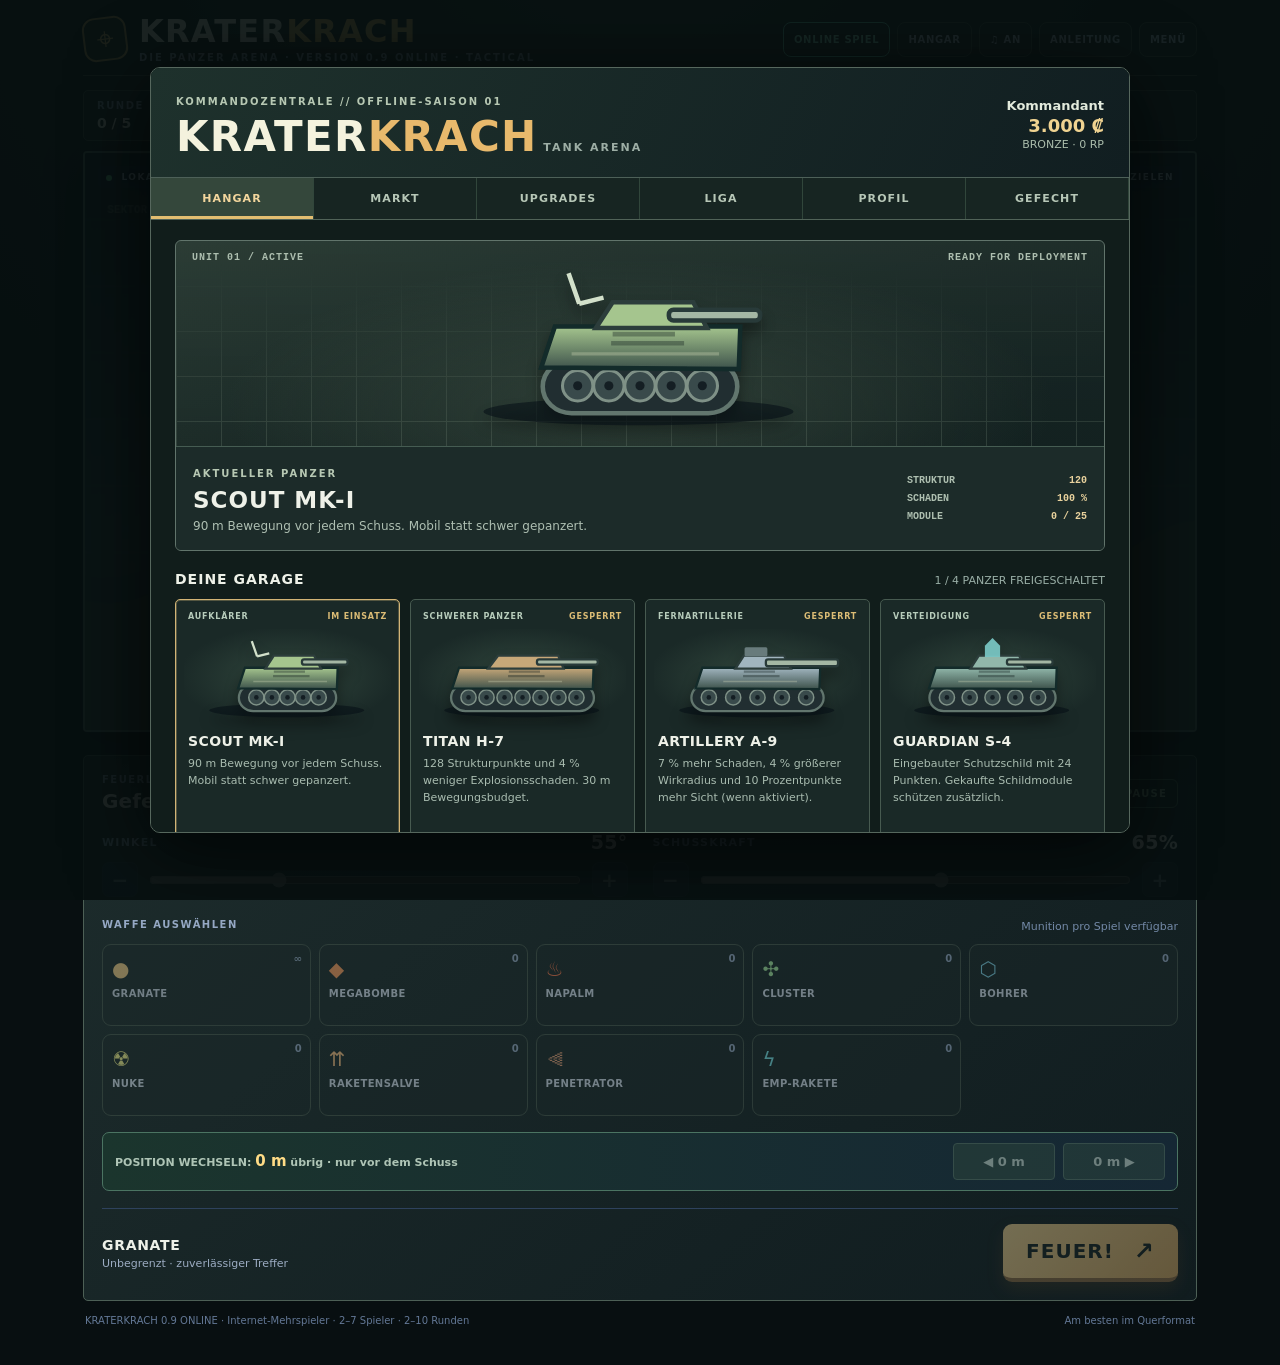
<file: KRATERKRACH_v0.9_spielen.html>
<!doctype html>
<html lang="de">
<head>
  <meta charset="utf-8" />
  <meta name="viewport" content="width=device-width, initial-scale=1, viewport-fit=cover" />
  <meta name="theme-color" content="#0d1729" />
  <meta name="description" content="KRATERKRACH: Ein eigenständiges, rundenbasiertes Panzerspiel für mehrere Spieler an einem Gerät." />
  <link rel="manifest" href="manifest.webmanifest" />
  <link rel="icon" href="icon-192.png" />
  <style>
:root{color-scheme:dark;--bg:#080f1e;--panel:#121e31;--line:#2a3953;--muted:#8799b6;--text:#eff6ff;--accent:#ffce5a;--neon:#8becb2;--cool:#76cffe;--red:#ff6d72;font-family:system-ui,-apple-system,BlinkMacSystemFont,"Segoe UI",sans-serif;font-synthesis:none}
*{box-sizing:border-box}html,body{margin:0;min-height:100%;background:var(--bg);color:var(--text)}body{background:radial-gradient(ellipse 80% 55% at 50% -15%,#1d3750 0%,#0a1323 65%,#080f1e 100%);-webkit-tap-highlight-color:transparent;overscroll-behavior-y:none}button,input{font:inherit}button{cursor:pointer}button:disabled{cursor:default;opacity:.45}.app{width:min(1150px,100%);margin:auto;padding:15px 18px 25px}.app-header{display:flex;align-items:center;justify-content:space-between;gap:12px;margin-bottom:14px}.brand{display:flex;gap:12px;align-items:center}.brand-symbol{width:44px;height:44px;display:grid;place-items:center;border:2px solid #f4bb54;border-radius:12px;color:#ffd875;font-size:30px;transform:rotate(-7deg);box-shadow:0 0 25px #ffc75b25}.brand-name{font-weight:950;font-size:clamp(21px,4.5vw,32px);letter-spacing:1.2px;line-height:1}.brand-name span{color:var(--accent)}.brand-sub{font-size:10px;font-weight:800;letter-spacing:2px;color:#9daec6;margin-top:5px}.header-actions{display:flex;gap:7px;flex-wrap:wrap;justify-content:end}.header-btn{background:#162339;color:#c5d7ee;border:1px solid #34445e;border-radius:8px;font-size:10px;font-weight:900;letter-spacing:.7px;padding:11px 10px}.header-btn:hover,.nudge:hover{background:#263952}.hud{display:grid;grid-template-columns:1fr 1.7fr .9fr 1fr;gap:8px;margin-bottom:10px}.hud-piece{background:#17263a;border:1px solid #2d3e58;border-radius:9px;padding:9px 13px;min-width:0}.hud-label,.eyebrow{display:block;color:#95a8c4;font-weight:900;font-size:10px;letter-spacing:1.5px;margin-bottom:4px}.hud strong{font-size:14px;display:block;overflow:hidden;white-space:nowrap;text-overflow:ellipsis}.wind-piece strong{color:#8cdbff}.arena-shell{position:relative;overflow:hidden;border-radius:12px;border:2px solid #3b536b;box-shadow:0 12px 38px #0007,0 0 0 1px #0e1421;background:#101d34;touch-action:manipulation}canvas{display:block;width:100%;height:auto;aspect-ratio:1000/520;touch-action:manipulation;user-select:none}.arena-top-left,.arena-top-right{position:absolute;top:13px;color:#cce0f6;font-size:9px;font-weight:900;letter-spacing:1.4px;text-shadow:0 1px 8px #000;background:#11213ab5;padding:6px 8px;border-radius:5px;pointer-events:none}.arena-top-left{left:13px}.arena-top-right{right:13px}.online-dot{display:inline-block;background:#71eaaa;width:6px;height:6px;border-radius:50%;vertical-align:middle;margin-right:5px}.arena-toast{position:absolute;top:18%;left:50%;transform:translateX(-50%);font-size:clamp(16px,2.4vw,28px);font-weight:950;color:#fff;text-shadow:0 2px 12px #000;white-space:nowrap;pointer-events:none;opacity:0;transition:opacity .2s}.arena-toast.shown{opacity:1}.roster{display:flex;gap:7px;flex-wrap:wrap;margin:10px 0 13px}.player-chip{min-width:90px;flex:1 1 125px;max-width:220px;background:#142034;border:1px solid #2a3b53;padding:8px 10px;border-radius:8px;transition:border-color .2s}.player-chip.current{border-color:#ffd36d;background:#26313d}.player-chip.dead{opacity:.45}.chip-top{display:flex;align-items:center;justify-content:space-between;gap:3px;font-size:11px;font-weight:850}.chip-name{overflow:hidden;text-overflow:ellipsis;white-space:nowrap}.chip-score{color:#c5d7ea;font-size:10px}.health-track{height:5px;background:#07101d;border-radius:4px;margin-top:7px;overflow:hidden}.health-fill{height:100%;border-radius:4px;transition:width .3s}.control-panel{background:linear-gradient(135deg,#162338,#101b2c);border:1px solid #293c57;border-radius:12px;padding:18px}.control-heading,.field-label,.weapons-head,.fire-row{display:flex;justify-content:space-between;align-items:center;gap:12px}.control-heading{margin-bottom:18px}.control-heading h2{margin:0;font-size:20px;letter-spacing:.1px}.turn-status{font-weight:900;font-size:10px;letter-spacing:1.2px;padding:8px 10px;border:1px solid #47745f;border-radius:6px;color:#8ff2b7;background:#1c3c374a}.aim-grid{display:grid;grid-template-columns:1fr 1fr;gap:25px}.field-label{font-size:11px;font-weight:900;letter-spacing:1.2px}.field-label label{color:#9cb0cd}.field-label output{font-size:19px;letter-spacing:.3px;color:#fff}.range-wrap{display:flex;align-items:center;gap:9px;margin-top:9px}.range-wrap input{flex:1;width:20px;height:26px;accent-color:#ffcf65;cursor:pointer}.nudge{border:1px solid #354761;border-radius:7px;background:#203049;color:#ecf5ff;width:36px;height:35px;font-weight:800;font-size:20px;line-height:1}.weapons-head{margin:22px 0 10px}.weapons-head #weaponHint{font-size:11px;color:#7389a7}.weapon-strip{display:grid;grid-template-columns:repeat(6,minmax(0,1fr));gap:8px}.weapon-option{position:relative;min-width:0;min-height:77px;text-align:left;background:#18273d;border:1px solid #32435c;border-radius:9px;padding:11px 9px;color:#d9e4f2}.weapon-option.selected{border-color:#ffd36b;background:linear-gradient(145deg,#59452b,#283345);box-shadow:0 0 0 1px #ffcb6155}.weapon-option .weapon-symbol{display:block;font-size:20px;line-height:1;margin-bottom:9px}.weapon-option .weapon-label{display:block;font-size:10px;font-weight:950;white-space:nowrap;overflow:hidden;text-overflow:ellipsis;letter-spacing:.4px}.weapon-option .weapon-count{position:absolute;top:8px;right:8px;font-size:10px;font-weight:900;color:#9bafcb}.weapon-option.locked{opacity:.48}.fire-row{border-top:1px solid #2e425d;margin-top:17px;padding-top:15px}.fire-info span{display:block;font-size:14px;font-weight:950;letter-spacing:.7px}.fire-info small{display:block;font-size:11px;color:#9cacc2;margin-top:4px}.fire-button{min-width:175px;display:flex;align-items:center;justify-content:center;gap:20px;border:0;border-bottom:4px solid #b85f20;border-radius:9px;background:linear-gradient(130deg,#ffde75,#ffa94e);box-shadow:0 7px 17px #ff9b4226;color:#342111;font-weight:1000;font-size:20px;letter-spacing:1px;padding:13px 20px}.fire-button:active{transform:translateY(2px);border-bottom-width:2px}.fire-glyph{font-size:24px}.app-footer{display:flex;justify-content:space-between;gap:15px;padding:14px 2px;color:#637896;font-size:10px}.modal-backdrop{position:fixed;inset:0;background:#050a13e9;z-index:5;display:flex;align-items:center;justify-content:center;overflow-y:auto;padding:18px}.modal-backdrop.hidden{display:none}.modal-card{position:relative;background:linear-gradient(165deg,#1b2b40,#101b2c 70%);border:1px solid #52617a;border-radius:16px;box-shadow:0 16px 80px #000b;width:min(610px,100%);max-height:min(95vh,850px);overflow-y:auto;padding:25px}.modal-kicker{color:#ffda78;font-size:11px;font-weight:950;letter-spacing:2.5px}.modal-title{font-size:clamp(30px,6vw,47px);line-height:1.04;letter-spacing:-1px;font-weight:1000;margin:12px 0 11px}.modal-title em{font-style:normal;color:#ffcc5a}.modal-copy{font-size:14px;color:#b1c3da;line-height:1.65}.modal-section{border-top:1px solid #33455d;margin-top:20px;padding-top:20px}.setup-row{display:flex;gap:12px;align-items:center;justify-content:space-between;margin:12px 0}.setup-row label{font-size:13px;font-weight:800;color:#d9e5f7}.stepper{display:flex;align-items:center;gap:14px}.stepper strong{font-size:20px;min-width:18px;text-align:center}.stepper button{width:34px;height:34px;border-radius:6px;background:#293b53;border:1px solid #4a6080;color:#fff;font-size:19px}.modal-actions{display:flex;gap:10px;margin-top:22px}.primary-button,.secondary-button{flex:1;padding:15px 13px;border-radius:9px;font-size:13px;font-weight:1000;letter-spacing:1px}.primary-button{border:0;background:#ffd16a;color:#2e2515}.secondary-button{background:#202f44;border:1px solid #4a5e78;color:#d8e4f7}.info-pill{display:inline-block;padding:5px 9px;border-radius:4px;background:#233851;color:#b8d4f5;font-size:10px;font-weight:900;letter-spacing:.6px;margin:3px 4px 3px 0}.leaderboard{display:flex;flex-direction:column;gap:7px;margin-top:14px}.result-line{display:flex;align-items:center;justify-content:space-between;gap:9px;border:1px solid #31435c;background:#17263a;border-radius:9px;padding:11px 13px}.result-line strong{font-size:13px}.result-line span{font-size:12px;color:#b1c4dd}.shop-grid{display:grid;grid-template-columns:repeat(2,minmax(0,1fr));gap:9px;margin-top:15px}.shop-card{background:#182a3f;border:1px solid #38516e;border-radius:9px;padding:12px}.shop-card-top{display:flex;justify-content:space-between;align-items:start;gap:6px}.shop-card .weapon-symbol{font-size:24px}.shop-name{font-size:12px;font-weight:950;margin:6px 0 4px}.shop-desc{font-size:11px;color:#a5b9d4;min-height:28px;line-height:1.4}.shop-buy{width:100%;border:1px solid #cfad63;background:#403b2f;color:#ffde8a;border-radius:7px;font-weight:950;font-size:11px;padding:10px;margin-top:10px}.shop-buy:disabled{opacity:.38}.shop-balance{font-size:16px;font-weight:900;color:#ffd36e;margin:14px 0}.help-list{padding-left:20px;color:#bdd1e8;font-size:14px;line-height:1.7}.help-list li{margin-bottom:8px}@media(max-width:680px){.app{padding:10px 9px 16px}.app-header{align-items:flex-start}.brand{gap:7px}.brand-symbol{width:31px;height:32px;font-size:21px;border-radius:8px}.brand-sub{font-size:7px;letter-spacing:1px}.header-actions{max-width:135px;gap:4px}.header-btn{padding:7px 6px;font-size:8px}.hud{gap:4px;grid-template-columns:.8fr 1.7fr .85fr .95fr}.hud-piece{padding:6px 6px;border-radius:6px}.hud-label{font-size:8px;letter-spacing:.5px}.hud strong{font-size:11px}.arena-top-right{display:none}.arena-top-left{top:5px;left:6px;font-size:7px;padding:3px}.roster{gap:4px;margin:7px 0}.player-chip{min-width:90px;flex-basis:90px;padding:6px}.chip-top{font-size:10px}.control-panel{padding:12px}.control-heading{margin-bottom:14px}.control-heading h2{font-size:16px}.aim-grid{gap:13px}.field-label{font-size:9px}.field-label output{font-size:16px}.range-wrap{gap:4px}.nudge{width:29px;height:29px;font-size:17px}.weapons-head{margin-top:17px}.weapons-head #weaponHint{font-size:9px}.weapon-strip{grid-template-columns:repeat(3,minmax(0,1fr));gap:5px}.weapon-option{min-height:64px;padding:9px}.weapon-option .weapon-symbol{font-size:18px;margin-bottom:7px}.weapon-option .weapon-label{font-size:9px}.fire-button{min-width:125px;padding:11px 10px;gap:8px;font-size:17px}.fire-info span{font-size:11px}.fire-info small{font-size:10px}.app-footer{flex-direction:column;gap:3px}.modal-card{padding:18px}.shop-grid{gap:7px}.shop-card{padding:9px}}
@media(max-height:500px) and (orientation:landscape){.app-header{margin-bottom:6px}.app{padding-top:6px}.hud-piece{padding:5px 9px}.roster{margin:5px 0}.control-panel{padding:10px}.control-heading{margin-bottom:6px}.control-heading h2{font-size:15px}.aim-grid{gap:12px}.weapons-head{margin:9px 0 5px}.weapon-option{min-height:51px;padding:7px}.weapon-option .weapon-symbol{font-size:16px;margin-bottom:4px}.fire-row{margin-top:7px;padding-top:7px}.fire-button{padding:7px}.modal-card{max-height:94vh}}

/* 0.3 TACTICAL COMMAND UI */
:root{--bg:#090f13;--panel:#16211e;--line:#3b4b44;--accent:#e3be71;--text:#eef1e8;--muted:#a1ada3;--neon:#b9d99a;--cool:#9bc4be}
body{background:radial-gradient(ellipse 80% 65% at 50% -10%,#2a3935,#0d1719 67%,#080f11 100%)}
.app{max-width:1230px}.brand-symbol{border-color:#c29f61;color:#e0bc76;box-shadow:none;background:#26342a}
.brand-name span{color:#e5bb6b}.app-header{border-bottom:1px solid #46534b;padding-bottom:12px}
.header-btn,.hud-piece,.player-chip,.weapon-option{background:#1a2728;border-color:#46564c}
.header-btn:hover,.nudge:hover{background:#354239}.hud{grid-template-columns:.85fr 1.7fr 1fr 1fr}
.arena-shell{border-color:#5d716b;border-radius:4px}.hud-piece,.player-chip,.control-panel{border-radius:5px}
.control-panel{background:linear-gradient(140deg,#1d2c2c,#101c1f);border-color:#4d6056}
.turn-status{color:#add8b6;border-color:#547b65}
.weapon-option.selected{border-color:#dabc75;background:linear-gradient(145deg,#514937,#293735)}
.fire-button,.primary-button{background:linear-gradient(135deg,#ebcd8e,#cba05e);color:#162120}.fire-button{border-bottom-color:#876742}
.modal-backdrop{background:#071010e9;align-items:center}.modal-card{width:min(980px,100%);background:#101b1b;border:1px solid #56675d;border-radius:10px;max-height:93vh;padding:0}
.modal-card:has(.hq-root){width:min(980px,100%)}.modal-card:not(:has(.hq-root)){padding:25px;width:min(650px,100%)}
.modal-kicker,.modal-title em{color:#e3bb6b}.shop-card{background:#1e2c2c;border-color:#4a6055}.secondary-button{background:#27332e;border-color:#5a6c5f}.info-pill{background:#354237;color:#e6dbb3}.shop-buy{background:#393b2e}
.hq-root{background:#111d1b;min-height:480px}.hq-head{background:linear-gradient(115deg,#1e312c,#111e21);padding:22px 25px 19px;display:flex;justify-content:space-between;align-items:center;gap:14px;border-bottom:1px solid #4d6058}
.hq-overline{font-size:10px;letter-spacing:2px;font-weight:900;color:#b7c8b3}.hq-title{font-size:clamp(27px,6vw,42px);letter-spacing:1.3px;margin:7px 0 0;line-height:1;color:#f4f2dd}.hq-title>span{color:#e8b96c}.hq-title>small{color:#9daea5;font-size:11px;letter-spacing:2px}
.hq-identity{text-align:right;display:grid;gap:2px;flex-shrink:0}.hq-identity span{font-size:13px;color:#e2eadc;font-weight:800}.hq-identity strong{color:#f0d391;font-size:18px}.hq-identity small{font-size:11px;color:#aabcab}
.hq-nav{display:grid;grid-template-columns:repeat(5,1fr);gap:0;background:#172522;border-bottom:1px solid #516358}.hq-nav button{background:transparent;border:0;border-right:1px solid #31463b;color:#b7c7b7;padding:14px 5px;font-size:11px;font-weight:900;letter-spacing:1.1px}.hq-nav button.active{background:#34473b;color:#f3d69d;box-shadow:inset 0 -3px 0 #e3be71}
.hq-body{padding:20px 24px 24px;max-height:68vh;overflow-y:auto}.hangar-feature{position:relative;border:1px solid #61746b;background:linear-gradient(155deg,#2b3b34,#172423 75%);border-radius:6px;overflow:hidden}
.hangar-mark{display:flex;justify-content:space-between;gap:8px;position:absolute;z-index:1;top:11px;left:16px;right:16px;font:700 10px monospace;letter-spacing:1px;color:#adbeaf}.hangar-picture{height:205px;display:grid;place-items:center;position:relative;background:radial-gradient(ellipse at 50% 80%,#485a4a70,transparent 63%),linear-gradient(#30463d28,#08191940)}
.hangar-gridline{position:absolute;inset:0;pointer-events:none;opacity:.25;background-image:linear-gradient(#819383 1px,transparent 1px),linear-gradient(90deg,#819383 1px,transparent 1px);background-size:45px 45px;mask-image:linear-gradient(to bottom,transparent 10%,black 100%)}
.tank-svg{display:block;width:100%;height:105px;filter:drop-shadow(0 9px 7px #0006)}.hero-svg{height:190px;width:min(520px,95%);position:relative;z-index:1}
.hangar-data{display:flex;justify-content:space-between;gap:24px;align-items:center;background:#1c2b29;padding:15px 17px;border-top:1px solid #455c52}.hangar-data h2{margin:6px 0 4px;font-size:23px;letter-spacing:1px}.hangar-data p{font-size:12px;color:#aebfb2;line-height:1.5;margin:0;max-width:490px}.specs{display:grid;gap:7px;font:700 10px monospace;min-width:180px;color:#aebfb0}.specs span{display:flex;justify-content:space-between;gap:8px}.specs b{color:#e9d29d}
.section-heading{display:flex;align-items:center;justify-content:space-between;gap:12px;margin:20px 0 12px}.section-heading strong{letter-spacing:1px;font-size:14px}.section-heading small{display:block;color:#9aafa7;font-size:11px;margin-top:3px}.balance-chip{color:#e6c47c;font-size:16px}
.fleet-grid{display:grid;grid-template-columns:repeat(4,minmax(0,1fr));gap:10px}.fleet-card{background:#1a2927;border:1px solid #475a50;border-radius:5px;min-width:0;padding:12px;display:flex;flex-direction:column}.fleet-card.equipped{border-color:#d2b476;box-shadow:inset 0 0 0 1px #d0b47755}.fleet-head{display:flex;align-items:center;justify-content:space-between;gap:3px;font-size:8px;letter-spacing:.8px;color:#b7ccbb;font-weight:900}.fleet-head small{color:#dbbc75;font-size:8px}.fleet-art{background:radial-gradient(ellipse at center,#415b4c99,transparent 75%);margin:8px -4px 3px}.fleet-art .tank-svg{height:95px}
.fleet-card h3{font-size:14px;margin:6px 0;letter-spacing:.4px}.fleet-card p{color:#a9bcb0;font-size:11px;line-height:1.55;margin:0 0 9px;min-height:70px;flex:1}.stat-pills{display:flex;gap:4px;flex-wrap:wrap}.stat-pills span{font-size:9px;background:#2b3b33;color:#d8e4d2;padding:3px 5px;border:1px solid #3c5043;border-radius:3px}.fleet-action{width:100%;background:#34473d;color:#dfe6d7;border:1px solid #667b6b;padding:10px 4px;border-radius:3px;font-weight:900;font-size:10px;margin-top:11px}.fleet-action.buy{background:#5c5037;color:#f2db9d;border-color:#977e4f}.fleet-action.current{color:#aebcac}
.hq-root .modal-actions{margin-top:20px}.paint-grid{display:grid;grid-template-columns:repeat(4,1fr);gap:8px}.paint-cell{background:#21312c;border:1px solid #455b4c;border-radius:5px;padding:10px;display:grid;gap:8px}.paint-cell.selected{border-color:#d5b16f}.paint-swatch{height:26px;border-radius:3px;box-shadow:inset 0 0 0 1px #ffffff35}.paint-cell strong{font-size:10px}.paint-cell button{background:#344638;border:1px solid #718172;border-radius:3px;padding:9px 2px;color:#e9e6d5;font-weight:800;font-size:10px}.hq-footnote{font-size:11px;color:#a6b6aa;line-height:1.65;margin:20px 0 0}
.league-hero{text-align:center;background:radial-gradient(ellipse at 50% 25%,#52614777,transparent 72%),#1b2a27;border:1px solid #50675b;padding:20px;border-radius:5px}.league-emblem{font-size:58px;color:#e3bc73;text-shadow:0 0 24px #dac07b50}.league-hero h2{font-size:29px;letter-spacing:3px;margin:2px 0}.league-hero p{color:#d5dbc6;font-size:13px}.league-hero small{color:#e4c17f;font-size:10px;letter-spacing:1px}.league-bar{max-width:380px;margin:13px auto;background:#0c181a;border:1px solid #506254;height:12px;border-radius:9px;overflow:hidden}.league-bar i{display:block;height:100%;background:linear-gradient(90deg,#85936b,#edc779)}.league-grid{display:grid;grid-template-columns:repeat(3,1fr);gap:9px;margin-top:16px}.league-rank{border:1px solid #3b5348;background:#1b2926;padding:12px;display:grid;grid-template-columns:45px 1fr;gap:2px 8px;align-items:center;opacity:.64}.league-rank.current{border-color:#d4b174;opacity:1;background:#334032}.league-rank.achieved{opacity:.84}.league-rank .league-symbol{grid-row:span 2;color:#e0bb76;font-size:24px;text-align:center}.league-rank strong{font-size:12px}.league-rank small{color:#aabcae;font-size:10px}
.profile-card{background:linear-gradient(120deg,#2b4037,#1a2b29);border:1px solid #567264;display:flex;align-items:center;gap:20px;padding:18px;border-radius:6px}.profile-avatar{width:86px;height:86px;display:grid;place-items:center;background:#344c3d;border:2px solid #b99f6a;color:#f2dba2;font-size:46px;border-radius:50%}.profile-card h2{margin:5px 0;font-size:25px}.profile-edit{margin-top:20px}.profile-edit label{font-size:11px;font-weight:900;color:#b9c8b8;letter-spacing:1px}.profile-input{display:flex;gap:8px;margin-top:7px}.profile-input input{min-width:0;flex:1;border:1px solid #647969;background:#24352e;padding:12px;color:#fff;border-radius:5px}.profile-input button{background:#d6b778;color:#1c241f;border:0;border-radius:4px;font-weight:900;padding:0 18px}.profile-stats{display:grid;grid-template-columns:repeat(3,1fr);gap:10px;margin-top:20px}.profile-stats>div{background:#24342e;border:1px solid #536657;border-radius:5px;padding:13px;display:grid;gap:7px}.profile-stats small{color:#adbfaf;letter-spacing:1px;font-size:10px;font-weight:900}.profile-stats strong{font-size:23px;color:#edd69e}
.battle-setup{max-width:670px;margin:0 auto}.battle-setup h2{font-size:28px;margin:10px 0 5px}.battle-setup p{font-size:13px;color:#a6b9aa;line-height:1.6}.battle-setup .setup-row{border-bottom:1px solid #3d5147;padding:7px 0}.battle-roster{margin:17px 0;display:flex;align-items:center;gap:10px;background:#22332c;border:1px solid #4f6455;padding:7px 12px;border-radius:4px}.battle-roster>span{font-size:10px;color:#b9c7b6;font-weight:900}.battle-roster svg{width:85px;height:55px}.battle-roster strong{font-size:13px}.battle-roster small{font-size:9px;color:#bdcbbd}.battle-launch{width:100%;font-size:17px;padding:16px}
.match-reward{display:grid;gap:6px;background:#2a3e33;border:1px solid #8c8b5c;border-radius:6px;padding:14px;margin-top:15px}.match-reward span{font-size:10px;font-weight:900;letter-spacing:1.4px;color:#d3c79e}.match-reward strong{font-size:27px;color:#e8cf93}.match-reward small{font-size:11px;color:#c3cfba}
.ability-row{display:flex;align-items:center;justify-content:flex-start;flex-wrap:wrap;gap:8px;margin-top:16px;color:#afc5b6;font-size:11px;font-weight:800}.ability-label{margin-right:auto}.ability-row button{background:#2f483d;color:#d8e8d7;border:1px solid #5b7763;padding:8px 13px;border-radius:4px;font-weight:900;font-size:11px}
@media(max-width:680px){.modal-card:has(.hq-root){max-height:96vh}.hq-head{padding:16px 14px}.hq-title small{display:none}.hq-identity strong{font-size:14px}.hq-overline{font-size:8px;letter-spacing:1px}.hq-nav button{padding:12px 2px;font-size:9px;letter-spacing:.3px}.hq-body{padding:14px 12px;max-height:72vh}.hangar-picture{height:155px}.hero-svg{height:140px}.hangar-data{padding:12px;display:block}.hangar-data h2{font-size:19px}.specs{margin-top:13px}.fleet-grid{grid-template-columns:repeat(2,minmax(0,1fr));gap:7px}.fleet-card{padding:9px}.fleet-card p{min-height:70px}.fleet-art .tank-svg{height:76px}.fleet-head{font-size:7px}.fleet-head small{font-size:7px}.paint-grid{grid-template-columns:repeat(2,1fr)}.league-grid{grid-template-columns:repeat(2,1fr)}.profile-stats{grid-template-columns:repeat(2,1fr)}.hq-identity small{font-size:9px}.app-header{gap:4px}.header-actions{max-width:174px}.header-btn{font-size:8px}}
@media(max-width:360px){.hq-title{font-size:25px}.hq-identity strong{font-size:12px}.hq-nav button{font-size:8px}.fleet-card h3{font-size:12px}}

/* v0.4: nine touch-friendly weapons and explicitly pre-shot movement. */
.weapon-strip{grid-template-columns:repeat(5,minmax(0,1fr))}
.weapon-option{min-height:82px}
.weapon-option .weapon-label{white-space:normal;overflow-wrap:anywhere;line-height:1.2;min-height:2.35em}
.ability-row{background:linear-gradient(90deg,#1b352d,#152734);border:1px solid #4b7462;border-radius:7px;padding:10px 12px}
.ability-row .ability-label{line-height:1.5}
.ability-row .ability-label strong{font-size:15px;color:#ffdc86}
.ability-row button{min-width:102px;padding:10px 14px;font-size:13px}
.shield-badge{color:#86eeee;border:1px solid #4bc6cb;background:#18575d66;padding:7px;border-radius:6px}
@media(max-width:680px){.weapon-strip{grid-template-columns:repeat(3,minmax(0,1fr));gap:6px}.weapon-option{min-height:74px;padding:9px 7px}.weapon-option .weapon-label{font-size:9px}.ability-row{gap:6px;padding:8px}.ability-label{flex-basis:100%}.ability-row button{min-width:90px;flex:1}}


/* Version 0.5: practical thumb controls and ~15% shorter battle layout on phones. */
.hq-nav{grid-template-columns:repeat(6,minmax(0,1fr))}
.upgrade-grid{display:grid;grid-template-columns:repeat(2,minmax(0,1fr));gap:12px}
.upgrade-card{background:#1b2b27;border:1px solid #536758;border-radius:6px;padding:15px;display:flex;flex-direction:column;gap:8px}
.upgrade-card.active{border-color:#d4b273}
.upgrade-head{display:flex;justify-content:space-between;align-items:center;gap:6px;font-size:12px}
.upgrade-head span{color:#efcb85;font:900 11px monospace;white-space:nowrap}
.upgrade-art{background:radial-gradient(ellipse at center,#415b4c88,transparent 75%);min-height:95px}
.upgrade-art .tank-svg{height:90px}
.upgrade-meter{display:grid;grid-template-columns:repeat(4,1fr);gap:5px}
.upgrade-meter i{height:7px;background:#3b4d40;border-radius:4px;display:block}
.upgrade-meter i.done{background:#d8bd81}
.upgrade-name{font-size:12px;letter-spacing:1px}
.upgrade-card p{font-size:11px;color:#bdccbd;margin:0;line-height:1.5;flex:1}
@media(max-width:680px){
  .app{padding:6px 7px 5px}
  .app-header{padding-bottom:4px;margin-bottom:5px}
  .brand-name{font-size:19px}.brand-symbol{width:26px;height:26px;font-size:16px}
  .brand-sub{font-size:6px;letter-spacing:.5px;margin-top:2px}
  .header-actions{max-width:184px}.header-btn{padding:6px 5px;font-size:8px}
  .hud{margin-bottom:4px}.hud-piece{padding:3px 5px}.hud strong{font-size:10px}.hud-label{font-size:7px;margin-bottom:1px}
  .arena-shell{border-width:1px}
  .roster{margin:4px 0 5px;gap:3px}
  .player-chip{padding:4px 5px}.chip-top{font-size:9px}.health-track{margin-top:4px;height:4px}
  .control-panel{padding:7px 8px}
  .control-heading{margin-bottom:5px}.control-heading h2{font-size:13px}
  .control-heading .eyebrow{display:none}.turn-status{padding:4px 6px;font-size:8px}
  .aim-grid{gap:8px}.field-label{font-size:8px}.field-label output{font-size:13px}
  .range-wrap{gap:3px;margin-top:2px}.range-wrap input{height:21px}
  .nudge{width:26px;height:26px;font-size:15px}
  .weapons-head{margin:5px 0 4px}.weapons-head #weaponHint{font-size:9px}
  .weapons-head .eyebrow{font-size:9px;margin:0}
  .weapon-strip{grid-template-columns:repeat(5,minmax(0,1fr));gap:4px}
  .weapon-option{min-height:54px;padding:6px 4px;border-radius:5px}
  .weapon-option .weapon-symbol{font-size:15px;margin-bottom:2px}
  .weapon-option .weapon-count{font-size:8px;top:3px;right:4px}
  .weapon-option .weapon-label{font-size:9px;min-height:2em;letter-spacing:0}
  .ability-row{padding:5px 6px;margin-top:6px;gap:3px}
  .ability-row .ability-label{font-size:10px;flex-basis:100%;line-height:1.2}
  .ability-row .ability-label strong{font-size:11px}
  .ability-row button{padding:4px 7px;font-size:10px;min-width:70px;min-height:29px}
  .shield-badge{font-size:9px;padding:3px 6px}
  .fire-row{margin-top:6px;padding-top:6px;gap:6px}
  .fire-info span{font-size:10px}.fire-info small{font-size:8px;margin-top:2px}
  .fire-button{min-width:117px;padding:7px 10px;font-size:15px;gap:8px;border-bottom-width:3px}
  .fire-glyph{font-size:17px}
  .app-footer{display:none}
  .hq-nav button{font-size:8px;letter-spacing:0;padding:11px 2px}
  .upgrade-grid{gap:6px}.upgrade-card{padding:8px;gap:5px}
  .upgrade-art{min-height:68px}.upgrade-art .tank-svg{height:66px}
  .upgrade-head{font-size:10px}.upgrade-head span{font-size:9px}
}
@media(max-width:370px){.hq-nav button{font-size:7px}.upgrade-grid{grid-template-columns:1fr}.weapon-option .weapon-label{font-size:6.5px}}

@media(max-width:680px){.arena-top-right{display:block;right:6px;top:6px;font-size:8px;letter-spacing:0;padding:3px 5px}.aim-hint{display:none}.arena-top-left{top:6px}}

/* 0.6: five paths per tank; robust touch buttons and readable rules. */
.upgrade-grid{grid-template-columns:repeat(2,minmax(0,1fr));gap:12px}
.upgrade-card{padding:12px;gap:9px}
.upgrade-compact-head{display:flex;align-items:center;gap:10px;min-width:0}
.upgrade-compact-head>.upgrade-art{width:36%;flex:none;min-height:70px}
.upgrade-compact-head .tank-svg{height:75px;width:100%}
.upgrade-compact-head>small{font-size:10px;color:#c7dbc7;line-height:1.55}
.module-list{display:flex;flex-direction:column;gap:5px}
.module-row{display:flex;align-items:center;gap:7px;background:#122520;border:1px solid #365348;padding:7px 6px;border-radius:6px}
.module-icon{width:23px;color:#e5d19c;font-size:17px;text-align:center;flex:none}
.module-body{flex:1;min-width:0}
.module-label{display:flex;justify-content:space-between;gap:5px;font-size:10px;color:#e2eadc}
.module-label>small{color:#f2c67a;font-size:10px}
.module-body>small{font-size:9px;color:#a9c3ac;line-height:1.3;display:block;margin-top:3px}
.module-bars{display:flex;gap:3px;margin-top:4px}
.module-bars i{background:#425a4c;display:block;flex:1;height:5px;border-radius:3px}
.module-bars i.done{background:#d5b46d}
.module-buy{font:800 10px monospace;background:#bea26d;border:0;border-radius:4px;color:#17211b;min-width:77px;min-height:34px;padding:4px;flex:none}
.module-buy:disabled{opacity:.47;background:#738477;color:#e7f0df}
.seat-row{display:flex;align-items:center;justify-content:space-between;gap:12px;padding:6px 0;border-bottom:1px solid #3d5147}.seat-row label{font-size:10px;color:#becfbf;font-weight:800}.seat-row select{max-width:55%;border:1px solid #647b70;background:#243b33;color:#f1ead4;border-radius:5px;padding:8px 10px;font:800 11px system-ui}.setup-tip{font-size:9px;color:#c9b888;letter-spacing:.2px;margin:4px 0 10px}
.setup-row .stepper strong{min-width:115px;font-size:10px;text-align:center}
@media(max-width:720px){
 .upgrade-grid{grid-template-columns:1fr}
 .upgrade-card{padding:9px}
 .upgrade-compact-head>.upgrade-art{min-height:62px}
 .upgrade-compact-head .tank-svg{height:66px}
 .module-row{padding:6px}
 .battle-setup p{font-size:11px}
 .battle-setup .setup-row{padding:6px 0}
 .setup-row .stepper strong{min-width:97px;font-size:9px}
}
@media(max-width:390px){.module-buy{min-width:68px;font-size:9px}}
/* Online 7-player roster fits a single horizontal strip on phones. */
@media(max-width:680px){.roster{display:flex;flex-wrap:nowrap;overflow-x:auto;overscroll-behavior-x:contain;scroll-snap-type:x mandatory;padding-bottom:3px}.player-chip{flex:0 0 118px;max-width:118px;scroll-snap-align:start}.player-chip .chip-name{max-width:58px}}

</style>
  <title>KRATERKRACH · Panzerschlacht</title>
</head>
<body>
  <main class="app" id="app">
    <header class="app-header">
      <div class="brand"><div class="brand-symbol" aria-hidden="true">⌖</div><div><div class="brand-name">KRATER<span>KRACH</span></div><div class="brand-sub">DIE PANZER ARENA · VERSION 0.9 ONLINE · TACTICAL</div></div></div>
      <div class="header-actions"><button id="lanButton" class="header-btn" style="border-color:#6edcbd;color:#9dfbdd">ONLINE SPIEL</button><button id="hangarButton" class="header-btn">HANGAR</button><button id="soundButton" class="header-btn" aria-label="Ton aktivieren oder deaktivieren" title="Ton">♫ AUS</button><button id="helpButton" class="header-btn">ANLEITUNG</button><button id="newButton" class="header-btn">MENÜ</button></div>
    </header>
    <section class="hud" aria-label="Spielstatus">
      <div class="hud-piece"><span class="hud-label">RUNDE</span><strong id="roundLabel">– / –</strong></div>
      <div class="hud-piece"><span class="hud-label">AM ZUG</span><strong id="playerLabel">Spiel vorbereiten</strong></div>
      <div class="hud-piece wind-piece"><span class="hud-label">WIND</span><strong id="windLabel">↔ 0</strong></div>
      <div class="hud-piece"><span class="hud-label">MUNITION ₡</span><strong id="moneyLabel">0 ₡</strong></div>
    </section>
    <section class="arena-shell" aria-label="Spielfeld">
      <canvas id="battlefield" width="1000" height="520" aria-label="Taktisches Panzer-Spielfeld: zum Ausrichten antippen"></canvas>
      <div class="arena-top-left"><span class="online-dot"></span> <span id="networkLabel">LOKALES SPIEL</span></div>
      <div class="arena-top-right">ZIELHILFE <span id="previewIndicator">50 %</span><span class="aim-hint"> · TIPPE INS BILD, UM ZU ZIELEN</span></div>
      <div id="toast" class="arena-toast" role="status" aria-live="polite"></div>
    </section>
    <section class="roster" aria-label="Spielerübersicht" id="roster"></section>
    <section class="control-panel" aria-label="Spielsteuerung">
      <div class="control-heading"><div><span class="eyebrow">FEUERLEITSTAND</span><h2 id="controlHeading">Deine nächste Salve</h2></div><div id="turnStatus" class="turn-status">BEREIT</div></div>
      <div class="aim-grid">
        <div class="aim-field"><div class="field-label"><label for="angleRange">WINKEL</label><output id="angleNumber">55°</output></div><div class="range-wrap"><button class="nudge" id="angleMinus" aria-label="Winkel verringern">−</button><input id="angleRange" type="range" min="5" max="175" value="55" step="1" /><button class="nudge" id="anglePlus" aria-label="Winkel erhöhen">+</button></div></div>
        <div class="aim-field"><div class="field-label"><label for="powerRange">SCHUSSKRAFT</label><output id="powerNumber">65%</output></div><div class="range-wrap"><button class="nudge" id="powerMinus" aria-label="Schusskraft verringern">−</button><input id="powerRange" type="range" min="20" max="100" value="65" step="1" /><button class="nudge" id="powerPlus" aria-label="Schusskraft erhöhen">+</button></div></div>
      </div>
      <div class="weapons-head"><span class="eyebrow">WAFFE AUSWÄHLEN</span><span id="weaponHint">Munition pro Spiel verfügbar</span></div>
      <div class="weapon-strip" id="weaponStrip"></div>
      <div class="ability-row" id="abilityRow"></div><div class="fire-row"><div class="fire-info"><span id="weaponTitle">STANDARDGRANATE</span><small id="weaponDescription">Unbegrenzt verfügbar</small></div><button id="fireButton" class="fire-button"><span>FEUER!</span><span class="fire-glyph">↗</span></button></div>
    </section>
    <footer class="app-footer"><span>KRATERKRACH 0.9 ONLINE · Internet-Mehrspieler · 2–7 Spieler · 2–10 Runden</span><span>Am besten im Querformat</span></footer>
  </main>
  <div class="modal-backdrop" id="modal" role="dialog" aria-modal="true" aria-labelledby="modalTitle"><div class="modal-card" id="modalContent"></div></div>
  <script>
'use strict';
// KRATERKRACH. Original, standalone artillery-game implementation.
// No original Tank Wars or Scorched Earth source code, artwork or audio used.
(() => {
  const W = 1000, H = 520, G = 0.23;
  // An average rendered hull + tracks is roughly 28 world-pixels tall.
  const TANK_HEIGHT = 28;
  const $ = id => document.getElementById(id);
  const canvas = $('battlefield'), ctx = canvas.getContext('2d');
  const C = ['#f5be65','#6ceac1','#70baff','#ed8ac8','#d9a0ff','#fb856f','#cfed70','#67d4da','#f4d89f','#afbbfc'];
  const weapons = [
    {id:'shell', name:'GRANATE', icon:'●', short:'Standardgranate', desc:'Unbegrenzt · zuverlässiger Treffer', cost:0, bundle:0, r:37, dmg:54, color:'#ffd58a'},
    {id:'heavy', name:'MEGABOMBE', icon:'◆', short:'Megabombe', desc:'Größerer Krater und mehr Schaden', cost:350, bundle:2, r:58, dmg:72, color:'#ff9e5e'},
    {id:'napalm', name:'NAPALM', icon:'♨', short:'Napalm', desc:'Brennender Regen auf einer breiten Fläche', cost:500, bundle:2, r:23, dmg:25, color:'#ff784c'},
    {id:'cluster', name:'CLUSTER', icon:'✣', short:'Cluster', desc:'Zerfällt in mehrere kleine Sprengkörper', cost:600, bundle:2, r:22, dmg:26, color:'#a7eaa0'},
    {id:'digger', name:'BOHRER', icon:'⬡', short:'Bohrer', desc:'Riesiger Krater mit geringem Schaden', cost:320, bundle:2, r:93, dmg:18, color:'#83d9ef'},
    {id:'nuke', name:'NUKE', icon:'☢', short:'Nuke', desc:'Große Detonation, teuer und nur ein Schuss.', cost:1600, bundle:1, r:102, dmg:106, color:'#f8f48c'},
    {id:'salvo', name:'RAKETENSALVE', icon:'⇈', short:'Raketenwerfer', desc:'Drei Raketen mit leicht versetzten Flugbahnen', cost:720, bundle:2, r:29, dmg:29, color:'#ffc383'},
    {id:'bunker', name:'PENETRATOR', icon:'⫷', short:'Bunkerbrecher', desc:'Gezielter Einschlag, tiefer Krater und hoher Direktschaden', cost:590, bundle:2, r:41, dmg:88, color:'#eea47a'},
    {id:'emp', name:'EMP-RAKETE', icon:'ϟ', short:'EMP-Rakete', desc:'Entlädt Schutzschilde im Explosionsradius; geringer Schaden', cost:610, bundle:2, r:68, dmg:14, color:'#7ae8ed'}
  ];
  // All upgrades are bought solely with local match-earned credits. No real-money purchases.
  const tanks=[
    {id:'scout',name:'SCOUT MK-I',role:'AUFKLÄRER',price:0,hp:120,attack:1,resist:1,shield:0,color:'#a5c58e',special:'HOHE MOBILITÄT',desc:'90 m Bewegung vor jedem Schuss. Mobil statt schwer gepanzert.',stats:[2,4,1]},
    {id:'titan',name:'TITAN H-7',role:'SCHWERER PANZER',price:2200,hp:128,attack:1,resist:.96,shield:0,color:'#c7a879',special:'VERSTÄRKTE PANZERUNG',desc:'128 Strukturpunkte und 4 % weniger Explosionsschaden. 30 m Bewegungsbudget.',stats:[4,1,4]},
    {id:'artillery',name:'ARTILLERY A-9',role:'FERNARTILLERIE',price:2600,hp:117,attack:1.07,resist:1,shield:0,color:'#a1b5bf',special:'ARTILLERIEOPTIK +10 %',desc:'7 % mehr Schaden, 4 % größerer Wirkradius und 10 Prozentpunkte mehr Sicht (wenn aktiviert).',stats:[1,2,5]},
    {id:'guardian',name:'GUARDIAN S-4',role:'VERTEIDIGUNG',price:2900,hp:110,attack:1,resist:1,shield:24,color:'#91b7aa',special:'REAKTIVSCHILD',desc:'Eingebauter Schutzschild mit 24 Punkten. Gekaufte Schildmodule schützen zusätzlich.',stats:[3,2,3]}
  ];
  const paints=[{id:'olive',name:'OLIVGRÜN',cost:0,color:'#a5c58e'},
    {id:'desert',name:'SANDTARN',cost:450,color:'#d4b783'},
    {id:'slate',name:'STAHLGRAU',cost:550,color:'#8faab9'},
    {id:'ember',name:'ROSTROT',cost:650,color:'#c99279'}];
  const leagues=[{name:'BRONZE',min:0,sign:'III'},{name:'SILBER',min:350,sign:'II'},
    {name:'GOLD',min:850,sign:'I'},{name:'PLATIN',min:1500,sign:'IV'},
    {name:'DIAMANT',min:2500,sign:'V'},{name:'LEGENDE',min:3800,sign:'★'}];
  const UPGRADE_COSTS=[400,900,1900,4200,9200];
  const UPGRADE_MAX=UPGRADE_COSTS.length;
  const UPGRADES=[
    {id:'mobility',title:'ANTRIEB',desc:'+3 m Fahrweg pro Stufe; Scout +5 m',icon:'◀▶'},
    {id:'damage',title:'FEUERLEISTUNG',desc:'+1,2 % Waffenschaden pro Stufe; maximal +6 %',icon:'↗'},
    {id:'armor',title:'PANZERUNG',desc:'+3 Strukturpunkte je Stufe, weniger Direktschaden',icon:'▣'},
    {id:'vision',title:'ZIELSENSOR',desc:'+2 Prozentpunkte Sicht je Stufe; Raumlimit bleibt maßgeblich',icon:'⌖'},
    {id:'shield',title:'ZUSATZSCHILD',desc:'Externe Schutzschicht: 10 bis 26 Punkte; Guardian behält nativen Schild',icon:'◇'}
  ];
  const UPGRADE_IDS=UPGRADES.map(x=>x.id);
  const roomRules={noNuke:'OHNE NUKE',standard:'ALLE WAFFEN',classic:'KLASSIKWAFFEN'};
  const roomWind={calm:'SCHWACH',normal:'NORMAL',strong:'STARK'};
  const blankTree=()=>Object.fromEntries(UPGRADE_IDS.map(id=>[id,0]));
  // Profiles created in 0.3–0.5 remain valid. Old per-tank upgrades are converted.
  function normalizeTree(raw,legacyClass){
    const tree=blankTree();
    if(typeof raw==='number'){const old={scout:'mobility',titan:'armor',artillery:'vision',guardian:'shield'}[legacyClass];tree[old]=Math.max(0,Math.min(UPGRADE_MAX,Math.floor(raw||0)));}
    else if(raw&&typeof raw==='object'){for(const id of UPGRADE_IDS)tree[id]=Math.max(0,Math.min(UPGRADE_MAX,Math.floor(Number(raw[id])||0)));}
    return tree;
  }
  const STORAGE='kraterkrach_profile_v03'; // Preserve existing 0.3 player progress.
  function safeName(s){return String(s||'Kommandant').replace(/[<>\x00-\x1f]/g,'').trim().slice(0,18)||'Kommandant';}
  function loadProfile(){
    const empty={version:3,name:'Kommandant',credits:3000,equipped:'scout',paint:'olive',owned:['scout'],paints:['olive'],matches:0,wins:0,losses:0,roundWins:0,kills:0,damage:0,trophies:0,upgrades:{scout:blankTree(),titan:blankTree(),artillery:blankTree(),guardian:blankTree()}};
    try{const old=JSON.parse(localStorage.getItem(STORAGE)||'null');if(!old||old.version!==3)return empty;
      const p={...empty,...old};p.name=safeName(p.name);p.credits=Math.max(0,Math.min(99999999,Math.floor(Number(p.credits)||0)));
      p.trophies=Math.max(0,Math.min(999999,Math.floor(Number(p.trophies)||0)));
      p.owned=[...new Set((Array.isArray(p.owned)?p.owned:[]).filter(id=>tanks.some(t=>t.id===id)).concat('scout'))];
      p.paints=[...new Set((Array.isArray(p.paints)?p.paints:[]).filter(id=>paints.some(t=>t.id===id)).concat('olive'))];
      if(!p.owned.includes(p.equipped))p.equipped='scout';if(!p.paints.includes(p.paint))p.paint='olive';
      const prev=p.upgrades&&typeof p.upgrades==='object'?p.upgrades:{};
      p.upgrades=Object.fromEntries(tanks.map(t=>[t.id,p.owned.includes(t.id)?normalizeTree(prev[t.id],t.id):blankTree()]));
      return p;
    }catch(_){return empty;}
  }
  const profile=loadProfile();
  const tankById=id=>tanks.find(t=>t.id===id)||tanks[0];
  const tankTree=id=>profile.upgrades[id]||blankTree();
  const tankLevel=id=>Object.values(tankTree(id)).reduce((a,b)=>a+b,0);
  function tankStats(id,tree={}){
    const t=tankById(id),u=normalizeTree(tree,id),scout=id==='scout';
    const move=(scout?90:30)+u.mobility*(scout?5:3);
    const hp=t.hp+u.armor*3;
    const attack=t.attack*(1+u.damage*.012);
    const resist=t.resist*(1-u.armor*.006);
    const nativeShield=t.shield;
    const extraShield=u.shield?10+(u.shield-1)*4:0;
    const previewBonus=(id==='artillery'?10:0)+u.vision*2;
    return {hp,attack,resist,move,nativeShield,extraShield,shield:nativeShield+extraShield,previewBonus,levels:u};
  }
  function profileStats(id){return tankStats(id,tankTree(id));}
  // Tournament rules normalize all progression. Informal matches still use earned upgrades.
  function matchTree(id,playerId){
    if(screen.upgradeMode==='equal')return blankTree();
    if(playerId===0)return tankTree(id);
    // All other local seats AND bots mirror the host's tech levels for a fair casual room.
    const source=tankTree(profile.equipped),ans=blankTree();
    for(const k of UPGRADE_IDS)ans[k]=source[k];
    return ans;
  }
  function addCredits(n){profile.credits=Math.max(0,profile.credits+n);}
  const leagueIndex=()=>Math.max(0,leagues.findLastIndex(l=>profile.trophies>=l.min));
  function saveProfile(){try{localStorage.setItem(STORAGE,JSON.stringify(profile));}catch(e){console.warn('Speichern nicht möglich',e);}updateMeta();}
  function updateMeta(){if($('accountCredits'))$('accountCredits').textContent=money(profile.credits);
    if($('accountRank'))$('accountRank').textContent=leagues[leagueIndex()].name;
    if($('accountName'))$('accountName').textContent=profile.name;}
  function tankSVG(id,paint,extra=''){
    const c=paint||tankById(id).color,short=id==='scout',heavy=id==='titan',guard=id==='guardian',gun=id==='artillery';
    const width=short?128:heavy?188:gun?174:166,body=short?130:heavy?185:gun?163:167;
    return `<svg class="tank-svg ${extra}" viewBox="0 0 240 125" aria-hidden="true" xmlns="http://www.w3.org/2000/svg">
      <defs><linearGradient id="hull-${id}" x2="0" y2="1"><stop stop-color="${c}"/><stop offset="1" stop-color="#3d524b"/></linearGradient></defs>
      <ellipse cx="119" cy="107" rx="102" ry="9" fill="#050d14" opacity=".55"/>
      <rect x="${120-width/2}" y="73" rx="19" width="${width}" height="35" fill="#212e31" stroke="#62766e" stroke-width="3"/>
      ${Array.from({length:heavy?7:5},(_,i)=>`<circle cx="${120-width/2+23+i*(width-46)/(heavy?6:4)}" cy="90" r="10" fill="#394a4b" stroke="#7f9187" stroke-width="2"/><circle cx="${120-width/2+23+i*(width-46)/(heavy?6:4)}" cy="90" r="3" fill="#141e23"/>`).join('')}
      <path d="M ${120-body/2} 78 L ${129-body/2} 51 L ${121+body/2} 51 L ${120+body/2} 79Z" fill="url(#hull-${id})" stroke="#132b2a" stroke-width="3"/>
      <path d="M${heavy?75:91} 52 L${heavy?88:102} 35 L${heavy?167:155} 35 L${heavy?174:164} 52Z" fill="${c}" stroke="#2c3d3b" stroke-width="3"/>
      <rect x="${gun?131:139}" y="40" width="${gun?95:heavy?80:60}" height="${gun?9:7}" rx="3" fill="#a4b7a4" stroke="#283a39" stroke-width="3"/>
      <path d="M75 69H172" stroke="#dbe0be" stroke-width="2" opacity=".30"/>
      ${guard?'<path d="M110 22L120 12L130 22L130 37L110 37Z" fill="#81d5d2" opacity=".85"/>':''}
      ${gun?'<rect x="103" y="24" width="30" height="12" rx="2" fill="#687b7c"/>':''}
      ${short?'<path d="M80 36l-7-20m7 20l16-4" stroke="#d2e0ca" stroke-width="3"/>':''}
      <path d="M102 56h41M101 62h48" stroke="#111e1d" stroke-width="3" opacity=".35"/>
    </svg>`;
  }
  const screen = { mode:'menu', humans:1, bots:2, maxRounds:5, previewPct:50, upgradeMode:'equal', weaponsRule:'standard', windMode:'normal', fallDamage:true, seatClasses:['titan','artillery','guardian','scout','titan'], round:0, players:[], terrain:[], wind:0, turn:0, current:null, shots:[], particles:[], rings:[], busy:false, settleTimer:-1, flash:0, toastTimer:0, fallPopups:[], shopIndex:0, sound:true, audio:null, audioBus:null, lastFx:0, lastFragmentFx:0, last:0, starfield:[], phase:0, aiTimer:0, aiDifficulty:'easy', hqTab:'hangar', matchReward:null };
  for(let i=0;i<85;i++) screen.starfield.push({x:(i*487.3+81)%W,y:(i*137.71+39)%280,z:0.4+(i%4)*0.18});

  // KRATERKRACH 0.9: Hosted internet rooms, 2-7 phones, >=2 rounds.
  const net={ws:null,role:null,room:'',server:'',seat:0,players:[],connected:false,remoteCommand:false,localSeat:0,lastBroadcast:0,lastStatus:'',limit:7,rounds:3,started:false};
  const netActive=()=>net.role==='host'||net.role==='guest';
  const localTurn=()=>!netActive()||screen.turn===net.seat;
  function netSend(data){if(net.ws?.readyState===1)net.ws.send(JSON.stringify(data));}
  function netClose(){net.role=null;net.connected=false;net.room='';net.players=[];net.started=false;if(net.ws){const ws=net.ws;net.ws=null;try{ws.close();}catch(_){}}$('networkLabel').textContent='LOKALES SPIEL';}
  function lanLobby(message=''){
    const server=net.server||localStorage.getItem('kk_online_server')||((location.host&&location.protocol.startsWith('http'))?location.origin:'https://YOUR-SERVER.onrender.com');
    const isHost=net.role==='host',active=netActive(),players=net.players;
    const status=active?(net.started?'MATCH LÄUFT':`${players.length} / ${net.limit} SPIELER IM RAUM`):'Noch nicht verbunden';
    showModal(`<div class="hq-root"><div class="hq-head"><div><span class="hq-overline">PRIVATES INTERNET-SPIEL</span><h1 class="hq-title">KRATER<span>KRACH</span> <small>ONLINE</small></h1></div></div><div class="hq-body" style="max-width:650px;margin:auto">
    <p class="modal-copy">Auf 2 bis 7 Handys weltweit spielen. Kein Heimserver nötig, sobald ein Internet-Server eingerichtet ist. Jeder spielt nur seinen eigenen Panzer.</p>
    <label class="hq-overline" for="lanHost">Adresse des Internet-Servers (HTTPS)</label>
    <input id="lanHost" value="${escapeHTML(server)}" placeholder="https://kraterkrach-online.onrender.com" style="width:100%;padding:12px;background:#15263b;color:#eaf4ff;border:1px solid #526377;border-radius:8px;margin:8px 0 12px" ${active?'disabled':''}/>
    <p class="modal-copy"><b>RAUMCODE: ${net.room?escapeHTML(net.room):'—'}</b> &nbsp; · &nbsp; ${escapeHTML(status)}</p>
    ${message?'<p class="modal-copy" style="color:#ffda77">'+escapeHTML(message)+'</p>':''}
    <div class="leaderboard">${players.map(p=>`<div class="result-line"><strong>${p.seat+1}. ${escapeHTML(p.name)} ${p.seat===net.seat?'(DU)':''}</strong><span>${escapeHTML(tankById(p.tank).name)}</span></div>`).join('')}</div>
    ${!active?`<div style="display:flex;gap:12px;flex-wrap:wrap"><label class="hq-overline">MAX. SPIELER <select id="roomPlayers" style="background:#15263b;color:white;padding:10px">${[2,3,4,5,6,7].map(n=>`<option ${n===net.limit?'selected':''}>${n}</option>`).join('')}</select></label>
    <label class="hq-overline">RUNDEN <select id="roomRounds" style="background:#15263b;color:white;padding:10px">${[2,3,4,5,6,7,8,9,10].map(n=>`<option ${n===net.rounds?'selected':''}>${n}</option>`).join('')}</select></label></div>`:`<p class="modal-copy">Raumlimit ${net.limit} · Matchdauer ${net.rounds} Runden · gleicher Ausbau für alle.</p>`}
    ${!active?'<div class="modal-actions"><button id="lanCreate" class="primary-button">RAUM ERSTELLEN</button><button id="lanJoin" class="secondary-button">RAUM BEITRETEN</button></div>':''}
    ${!active?`<label class="hq-overline" for="lanCode">Raumcode zum Beitreten</label><input id="lanCode" maxlength="6" autocapitalize="characters" value="${escapeHTML(net.room)}" style="width:100%;padding:13px;background:#15263b;color:#fff;border:1px solid #526377;border-radius:8px;margin:9px 0" placeholder="ABC123"/>`:''}
    ${isHost&&!net.started?`<div class="modal-actions"><button id="lanStart" class="primary-button" ${players.length<2?'disabled':''}>MATCH STARTEN (${net.rounds} RUNDEN)</button></div>`:''}
    ${active?'<div class="modal-actions"><button id="lanResume" class="secondary-button">ZURÜCK ZUM SPIEL</button><button id="lanExit" class="secondary-button">RAUM VERLASSEN</button></div>':''}
    <p class="modal-copy" style="font-size:12px">Beta: Die Raumverbindung ist verschlüsselt (WSS). Der Gastgeber simuliert die Physik. Matchbelohnungen werden aktuell nur auf dem Gastgebergerät gespeichert.</p>
    </div></div>`);
    if($('lanCreate'))$('lanCreate').onclick=()=>lanConnect('host');
    if($('lanJoin'))$('lanJoin').onclick=()=>lanConnect('guest');
    if($('lanResume'))$('lanResume').onclick=()=>{if(screen.mode==='playing')$('modal').classList.add('hidden');else lanLobby();};
    if($('lanExit'))$('lanExit').onclick=()=>{netClose();showMenu();};
    if($('lanStart'))$('lanStart').onclick=lanStart;
  }
  function lanConnect(role){
    const raw=$('lanHost').value.trim().replace(/\/$/,'');
    const code=$('lanCode')?.value.trim().toUpperCase()||'';
    if(role==='guest'&&!/^[A-Z2-9]{6}$/.test(code)){lanLobby('Bitte sechsstelligen Raumcode eingeben.');return;}
    let u;try{u=new URL(raw.startsWith('http')?raw:'https://'+raw);}catch(_){lanLobby('Bitte gültige HTTPS-Serveradresse eingeben.');return;}
    if(!['https:','http:'].includes(u.protocol)){lanLobby('HTTPS-Adresse erforderlich.');return;}
    if(u.protocol==='http:'&&!['localhost','127.0.0.1'].includes(u.hostname)){lanLobby('Für Internetverbindungen bitte HTTPS verwenden.');return;}
    net.limit=Number($('roomPlayers')?.value||net.limit);net.rounds=Number($('roomRounds')?.value||net.rounds);
    netClose();net.server=u.origin;net.role=role;localStorage.setItem('kk_online_server',net.server);
    const url=(u.protocol==='https:'?'wss://':'ws://')+u.host+'/ws?mode='+role+(role==='host'?'&maxPlayers='+net.limit+'&maxRounds='+net.rounds:'&code='+encodeURIComponent(code));
    try{net.ws=new WebSocket(url);}catch(e){netClose();lanLobby('Verbindung fehlgeschlagen: '+String(e));return;}
    net.ws.onopen=()=>{netSend({type:'profile',name:profile.name,tank:profile.equipped});};
    net.ws.onmessage=e=>{try{lanMessage(JSON.parse(e.data));}catch(err){console.error('ONLINE receive',err);}};
    net.ws.onerror=()=>{};
    const ws=net.ws;net.ws.onclose=e=>{if(net.ws!==ws||!netActive())return;net.role=null;net.connected=false;net.started=false;lanLobby('Internet-Server nicht erreichbar oder Raum geschlossen. HTTP-Status/Adresse prüfen.');};
  }
  function lanMessage(m){
    if(m.type==='welcome'){
      net.room=m.code;net.seat=m.seat;net.limit=m.maxPlayers;net.rounds=m.maxRounds;
      $('networkLabel').textContent='ONLINE '+net.room+' · SPIELER '+(net.seat+1);
      netSend({type:'profile',name:profile.name,tank:profile.equipped});
      if(screen.mode!=='playing')lanLobby();
    }else if(m.type==='roster'){
      net.players=m.players||[];net.connected=net.players.length>=2;net.started=!!m.started;
      if(!net.started&&screen.mode==='between')screen.mode='menu';
      if(net.role==='host'&&screen.mode==='playing'){
        const seats=new Set(net.players.map(p=>p.seat));
        for(let i=1;i<screen.players.length;i++)if(!seats.has(i))screen.players[i].hp=0;
        if(alive().length<2&&!screen.busy)finishRound();
      }
      if(['menu','between'].includes(screen.mode)&&!(screen.mode==='between'&&net.started))lanLobby();
      if(net.role==='host'&&net.started&&screen.mode!=='playing'&&screen.mode!=='between')startOnlineMatch();
    }else if(m.type==='state'&&net.role==='guest'){
      const d=m.game;if(!d||!Array.isArray(d.players)||!Array.isArray(d.terrain))return;
      const before=screen.mode;
      for(const key of ['mode','round','maxRounds','turn','busy','wind','humans','bots','previewPct','upgradeMode','weaponsRule','windMode','fallDamage','aiDifficulty','settleTimer'])screen[key]=d[key];
      screen.terrain=d.terrain;screen.players=d.players;screen.players.forEach(p=>{if(p.ammo?.shell===null)p.ammo.shell=Infinity;});screen.shots=d.shots||[];screen.particles=d.particles||[];screen.rings=d.rings||[];screen.fallPopups=d.fallPopups||[];screen.current=actual();
      if(screen.mode==='playing')$('modal').classList.add('hidden');
      if(screen.mode==='between'&&(before!=='between'||net.lastStatus!==m.endText)){
        net.lastStatus=m.endText;
        showModal(`<div class="modal-kicker">RUNDE ${screen.round}/${screen.maxRounds}</div><h1 class="modal-title">${escapeHTML(m.endText||'Runde beendet')}</h1><p class="modal-copy">${screen.round===screen.maxRounds?'Match abgeschlossen.':'Warte auf den Gastgeber für die nächste Runde.'}</p><div class="leaderboard">${[...screen.players].sort((a,b)=>b.wins-a.wins||b.kills-a.kills||b.dmg-a.dmg).map(p=>`<div class="result-line"><strong>${escapeHTML(p.name)}</strong><span>${p.wins} Siege</span></div>`).join('')}</div></div>`);
      }
      updateControls();renderRoster();
    }else if(m.type==='action'&&net.role==='host'){
      if(screen.mode!=='playing'||screen.busy||screen.turn!==m.seat||!net.players.some(p=>p.seat===m.seat))return;
      net.remoteCommand=true;const a=m.action||{};
      if(a.kind==='aim'&&['angle','power'].includes(a.key)&&Number.isFinite(a.value))setControl(a.key,a.value);
      if(a.kind==='move'&&[-1,1].includes(a.dir))moveTank(a.dir);
      if(a.kind==='weapon'&&weapons.some(w=>w.id===a.id))selectWeapon(a.id);
      if(a.kind==='fire')fire();
      net.remoteCommand=false;netBroadcast();
    }else if(m.type==='error'){lanLobby(m.message||'Unbekannter Internetfehler.');}
  }
  function netBroadcast(){
    if(net.role!=='host'||!net.connected||!['playing','between'].includes(screen.mode))return;
    const game={};for(const key of ['mode','round','maxRounds','turn','busy','wind','humans','bots','previewPct','upgradeMode','weaponsRule','windMode','fallDamage','aiDifficulty','settleTimer','terrain','players','shots','particles','rings','fallPopups'])game[key]=screen[key];
    // JSON representation of Infinity is null. Guest-side restores shell ammo to Infinity.
    const wins=screen.players.filter(p=>p.hp>0); const endText=screen.mode==='between'?(wins.length===1?wins[0].name+' gewinnt!':'Unentschieden!'):'';
    netSend({type:'state',game,endText});
  }
  function lanStart(){
    if(net.role!=='host'||net.players.length<2){lanLobby('Mindestens zwei Spieler müssen verbunden sein.');return;}
    netSend({type:'start'});
  }
  function startOnlineMatch(){
    if(net.role!=='host')return;
    const peers=[...net.players].sort((a,b)=>a.seat-b.seat);
    screen.humans=peers.length;screen.bots=0;screen.maxRounds=Math.max(2,net.rounds);screen.upgradeMode='equal';screen.previewPct=50;
    peers.forEach((p,i)=>{if(i)screen.seatClasses[i-1]=p.tank;});
    startGame();peers.forEach((p,i)=>{screen.players[i].name=safeName(p.name);});
    $('networkLabel').textContent='ONLINE '+net.room;netBroadcast();
  }
  function selectWeapon(id){
    if(net.role==='guest'&&!net.remoteCommand){netSend({type:'action',action:{kind:'weapon',id}});return;}
    if(net.role==='host'&&!localTurn()&&!net.remoteCommand)return;
    const p=actual();if(!p||!weapons.some(w=>w.id===id)||!weaponAllowed(id)||!p.ammo[id])return;
    p.selected=id;sound(450,.06);updateControls();
  }

  const clamp=(n,a,b)=>Math.max(a,Math.min(b,n));
  const rand=(a,b)=>a+Math.random()*(b-a);
  const money=n=>Math.round(n).toLocaleString('de-DE')+' ₡';
  const alive=()=>screen.players.filter(p=>p.hp>0);
  const actual=()=>screen.players[screen.turn];
  let lastToast='';

  function toast(msg, secs=1.65){lastToast=msg;$('toast').textContent=msg;$('toast').classList.add('shown');screen.toastTimer=secs*60}
  function audioContext(){
    if(!screen.sound)return null;
    const A=window.AudioContext||window.webkitAudioContext;if(!A)return null;
    const a=screen.audio||(screen.audio=new A());if(a.state==='suspended')a.resume().catch(()=>{});
    return a;
  }
  function sound(f=180,t=.13,type='triangle',amp=.055){
    try{const a=audioContext();if(!a)return;const o=a.createOscillator(),g=a.createGain(),now=a.currentTime;
      o.type=type;o.frequency.setValueAtTime(f,now);o.frequency.exponentialRampToValueAtTime(Math.max(45,f*.43),now+t);
      g.gain.setValueAtTime(Math.min(.075,amp*.55),now);g.gain.exponentialRampToValueAtTime(.0001,now+t);
      o.connect(g).connect(a.destination);o.start(now);o.stop(now+t+.01);
    }catch(_){}
  }
  // Short synthesized sound effects; no audio files, no network needed.
  function fx(kind,power=1){
    try{const a=audioContext();if(!a)return;
      const now=a.currentTime;
      // Avoid loud clusters: fragments cannot trigger overlapping full explosions.
      if(kind==='blast'&&now-screen.lastFx<.065)return;
      if(kind==='blast')screen.lastFx=now;
      const cfg={shot:[.19,650,110,.040,1050],blast:[.28,220,48,.061,480],hit:[.11,700,170,.024,1550],shield:[.19,920,440,.023,2100]}[kind];
      if(!cfg)return;
      const [length,start,end,gain,filterFreq]=cfg;
      const osc=a.createOscillator(),volume=a.createGain();osc.type=kind==='shield'?'sine':kind==='blast'?'triangle':'sawtooth';
      osc.frequency.setValueAtTime(start,now);osc.frequency.exponentialRampToValueAtTime(end,now+length);
      volume.gain.setValueAtTime(Math.min(.08,gain*power),now);
      volume.gain.exponentialRampToValueAtTime(.0001,now+length);
      osc.connect(volume).connect(a.destination);osc.start(now);osc.stop(now+length+.012);
      if(kind==='shield')return;
      const nSamples=Math.ceil(a.sampleRate*(kind==='blast'?.23:kind==='shot'?.13:.085));
      const noise=a.createBuffer(1,nSamples,a.sampleRate),data=noise.getChannelData(0);
      for(let i=0;i<nSamples;i++)data[i]=(Math.random()*2-1)*(1-i/nSamples);
      const source=a.createBufferSource();source.buffer=noise;
      const filter=a.createBiquadFilter();filter.type='lowpass';filter.frequency.value=filterFreq;
      const noiseGain=a.createGain();noiseGain.gain.setValueAtTime(Math.min(.09,gain*1.05*power),now);
      noiseGain.gain.exponentialRampToValueAtTime(.0001,now+nSamples/a.sampleRate);
      source.connect(filter).connect(noiseGain).connect(a.destination);source.start(now);source.stop(now+nSamples/a.sampleRate+.005);
    }catch(_){}
  }
  // Fall damage uses a physical in-game reference, not the phone display size.
  // 1 tank-height is harmless; 2/3/4/5/6 heights ~= 2/4/6/8/11 HP.
  // Extreme falls are capped at 12 HP, and armor provides a modest reduction.
  function fallingDamage(fallPixels,resist=1){
    const excess=Math.max(0,fallPixels/TANK_HEIGHT-1);
    if(excess===0)return 0;
    const base=1.6*excess+0.10*excess*excess;
    return clamp(Math.round(base*clamp(resist,.85,1.05)),0,12);
  }

  // Synthesised audio only: unique weapon signatures and no third-party sound files.
  // Master bus compresses multiple simultaneous fragments to avoid sudden loud bursts.
  function weaponAudioBus(a){
    if(screen.audioBus)return screen.audioBus;
    const comp=a.createDynamicsCompressor();
    comp.threshold.value=-24;comp.knee.value=16;comp.ratio.value=7;
    comp.attack.value=.003;comp.release.value=.19;
    const master=a.createGain();master.gain.value=.55;
    comp.connect(master).connect(a.destination);
    screen.audioBus=comp;
    return comp;
  }
  function weaponFx(phase,weaponId){
    try{
      const a=audioContext();if(!a)return;
      const bus=weaponAudioBus(a),now=a.currentTime;
      if(phase==='fragment'){
        if(now-screen.lastFragmentFx<.125)return;
        screen.lastFragmentFx=now;
      }
      const tone=(f0,f1,duration,volume,wave='triangle',delay=0)=>{
        const start=now+delay,d=Math.max(.015,duration),o=a.createOscillator(),g=a.createGain();
        o.type=wave;o.frequency.setValueAtTime(Math.max(25,f0),start);
        o.frequency.exponentialRampToValueAtTime(Math.max(25,f1),start+d);
        g.gain.setValueAtTime(.0001,start);
        g.gain.linearRampToValueAtTime(Math.min(.075,volume),start+Math.min(.012,d*.14));
        g.gain.exponentialRampToValueAtTime(.0001,start+d);
        o.connect(g).connect(bus);o.start(start);o.stop(start+d+.012);
      };
      const noise=(duration,volume,filterHz=1000,filterType='lowpass',delay=0)=>{
        const start=now+delay,d=Math.max(.015,duration),size=Math.max(32,Math.floor(a.sampleRate*d));
        // White noise is filtered and enveloped per sound, creating the mechanical texture.
        const buf=a.createBuffer(1,size,a.sampleRate),data=buf.getChannelData(0);
        for(let i=0;i<size;i++)data[i]=Math.random()*2-1;
        const s=a.createBufferSource(),f=a.createBiquadFilter(),g=a.createGain();
        s.buffer=buf;f.type=filterType;f.frequency.value=filterHz;
        g.gain.setValueAtTime(.0001,start);
        g.gain.linearRampToValueAtTime(Math.min(.065,volume),start+Math.min(.022,d*.15));
        g.gain.exponentialRampToValueAtTime(.0001,start+d);
        s.connect(f).connect(g).connect(bus);s.start(start);s.stop(start+d+.01);
      };
      if(phase==='fragment'){
        if(weaponId==='ember'){noise(.16,.013,2600,'highpass');tone(500,170,.1,.009,'sine');}
        else {noise(.055,.020,3300,'highpass');tone(650,210,.075,.012,'square');}
        return;
      }
      if(phase==='launch'){
        switch(weaponId){
          case 'shell': tone(560,125,.14,.038,'sawtooth');noise(.09,.024,1400,'highpass');break;
          case 'heavy': tone(345,76,.25,.052,'sawtooth');noise(.15,.028,780);break;
          case 'napalm': noise(.33,.035,1250,'bandpass');tone(360,85,.24,.028,'triangle');break;
          case 'cluster': tone(800,150,.18,.035,'square');noise(.12,.026,2300,'highpass');break;
          case 'digger': tone(230,410,.19,.028,'sawtooth');noise(.23,.025,720,'bandpass');break;
          case 'nuke': tone(145,49,.44,.050,'sawtooth');tone(75,38,.48,.028,'sine');noise(.25,.020,510);break;
          case 'salvo': for(let i=0;i<3;i++){tone(930-i*110,250-i*40,.21,.023,'sawtooth',i*.078);noise(.19,.015,2600,'bandpass',i*.078);}break;
          case 'bunker': tone(1260,215,.30,.030,'sine');noise(.17,.030,2400,'highpass');break;
          case 'emp': tone(340,1650,.22,.030,'sine');tone(900,2000,.12,.015,'triangle',.06);noise(.10,.013,3500,'highpass');break;
          default: tone(510,130,.12,.025);break;
        }
      }else if(phase==='impact'){
        switch(weaponId){
          case 'shell': tone(170,55,.22,.044,'triangle');noise(.17,.045,1250);break;
          case 'heavy': tone(140,35,.46,.060,'sawtooth');noise(.36,.054,610);break;
          case 'napalm': tone(215,70,.20,.026);noise(.65,.034,3100,'highpass');break;
          case 'cluster': tone(185,65,.20,.028);for(let i=0;i<4;i++){noise(.07,.028,2400,'highpass',.05+i*.11);tone(630-i*60,150,.09,.012,'square',.05+i*.11);}break;
          case 'digger': tone(155,45,.43,.035,'sawtooth');noise(.48,.036,540,'bandpass');tone(320,80,.20,.025,'square',.11);break;
          case 'nuke': tone(100,29,1.05,.067,'sawtooth');tone(62,30,1.28,.046,'sine');noise(.92,.057,300);noise(.43,.030,700,'bandpass',.32);noise(.38,.022,480,'lowpass',.72);break;
          case 'salvo': tone(270,68,.22,.031,'triangle');noise(.15,.036,1450);tone(410,100,.12,.011,'sine',.045);break;
          case 'bunker': tone(440,63,.27,.042,'square');tone(115,40,.32,.049,'sine');noise(.26,.037,1500,'bandpass');break;
          case 'emp': tone(1550,260,.34,.028,'sine');tone(720,1800,.18,.025,'triangle',.03);noise(.33,.027,2900,'highpass');break;
          default: tone(160,60,.2,.025);noise(.12,.025,1200);break;
        }
      }
    }catch(_){/* Some restricted browsers block WebAudio; the game still works silently. */}
  }

  function makeTerrain(){
    const a=[],base=334+rand(-12,14),p1=rand(0,6.3),p2=rand(0,6.3),p3=rand(0,6.3);
    for(let i=0;i<=W;i++) a.push(clamp(base+52*Math.sin(i/133+p1)+31*Math.sin(i/73+p2)+13*Math.sin(i/29+p3),220,H-65));
    // mild smoothing for tank placement
    screen.terrain=a;
  }
  function makePlayers(){
    const total=screen.humans+screen.bots;
    screen.players=[];
    for(let i=0;i<total;i++){
      const human=i<screen.humans;
      const x=80+(W-160)*(i/(total-1));
      const cls=i===0?tankById(profile.equipped):(human?tankById(screen.seatClasses[i-1]||'scout'):tanks[(i%4)]);
      const color=i===0?paints.find(a=>a.id===profile.paint).color:cls.color;
      const levels=matchTree(cls.id,i),tier=Object.values(levels).reduce((a,b)=>a+b,0),stats=tankStats(cls.id,levels);
      screen.players.push({id:i, name:i===0?profile.name:(human?'Spieler '+(i+1):'CPU '+(i-screen.humans+1)), human, classId:cls.id,upgradeLevel:tier,maxHp:stats.hp,maxShield:stats.shield,maxNativeShield:stats.nativeShield,maxExtraShield:stats.extraShield,nativeShield:stats.nativeShield,extraShield:stats.extraShield,attack:stats.attack,resist:stats.resist,previewBonus:stats.previewBonus,maxMove:stats.move,shield:stats.shield,moveRemaining:stats.move,color,x,y:0,hp:stats.hp,angle:i%2?125:55,power:65,ammo:{shell:Infinity,heavy:1,napalm:1,cluster:1,digger:1,nuke:0,salvo:1,bunker:1,emp:1},selected:'shell',cash:700,wins:0,kills:0,dmg:0,shotsFired:0});
    }
    if(total===2){screen.players[0].angle=56;screen.players[1].angle=124;}
    for(const p of screen.players)applyWeaponRules(p);
    screen.players.forEach((p,i)=>{p.x+=rand(-10,10);p.y=screen.terrain[Math.round(p.x)]-10;});
  }
  function applyWeaponRules(p){
    if(screen.weaponsRule==='noNuke')p.ammo.nuke=0;
    if(screen.weaponsRule==='classic')for(const key of ['nuke','salvo','bunker','emp'])p.ammo[key]=0;
    if(p.selected!=='shell'&&!weaponAllowed(p.selected))p.selected='shell';
  }
  function weaponAllowed(id){return screen.weaponsRule==='standard'||(screen.weaponsRule==='noNuke'&&id!=='nuke')||(screen.weaponsRule==='classic'&&['shell','heavy','napalm','cluster','digger'].includes(id));}
  function startGame(){
    screen.humans=clamp(screen.humans,1,7);screen.bots=clamp(screen.bots,0,9);if(screen.humans+screen.bots>10)screen.bots=10-screen.humans;
    if(screen.humans+screen.bots<2)screen.bots=1;
    screen.round=0;screen.matchReward=null;makePlayers();$('modal').classList.add('hidden');newRound();sound(550,.12);
    try{localStorage.setItem('kk_settings',JSON.stringify({humans:screen.humans,bots:screen.bots,maxRounds:screen.maxRounds,previewPct:screen.previewPct,aiDifficulty:screen.aiDifficulty,upgradeMode:screen.upgradeMode,weaponsRule:screen.weaponsRule,windMode:screen.windMode,fallDamage:screen.fallDamage,seatClasses:screen.seatClasses}))}catch(_){}
  }
  function newRound(){
    screen.round++;screen.mode='playing';screen.busy=false;screen.aiTimer=0;screen.shots=[];screen.particles=[];screen.rings=[];screen.fallPopups=[];screen.flash=0;screen.settleTimer=-1;
    makeTerrain();screen.players.forEach(p=>{p.hp=p.maxHp;p.nativeShield=p.maxNativeShield;p.extraShield=p.maxExtraShield;p.shield=p.nativeShield+p.extraShield;p.moveRemaining=p.maxMove;p.y=screen.terrain[Math.round(p.x)]-10;p.angle=p.x>W*.65?124:56;});
    screen.wind=Math.round(rand(-windCeiling(),windCeiling()));screen.turn=(screen.round-1)%screen.players.length;
    $('modal').classList.add('hidden');nextTurn(screen.turn,true);
    toast('RUNDE '+screen.round+' / '+screen.maxRounds,2.0);
  }
  function windCeiling(){return {calm:5,normal:13,strong:18}[screen.windMode]||13;}
  function nextTurn(start,includeStart=false){
    if(screen.mode!=='playing')return;
    const n=screen.players.length;
    let idx=includeStart?start:(start+1)%n;
    for(let i=0;i<n;i++){if(screen.players[idx].hp>0)break;idx=(idx+1)%n;}
    screen.turn=idx;const p=actual();screen.current=p;screen.busy=false;screen.aiTimer=p.human?0:55;
    p.moveRemaining=p.maxMove; // Refill on this player's turn, never during someone else's.
    screen.wind=clamp(screen.wind+Math.round(rand(-4,4)),-windCeiling(),windCeiling());
    updateControls();renderRoster();
    if(p.human)toast(p.name+' ist am Zug',1.2);else toast(p.name+' zielt …',1.1);
  }
  function endShot(){
    screen.busy=false;screen.settleTimer=-1;
    settleTanks();renderRoster();
    if(alive().length<=1){finishRound();return;}
    nextTurn(screen.turn);
  }
  function settleTanks(){
    for(const p of screen.players){if(p.hp<=0)continue;
      const y=screen.terrain[clamp(Math.round(p.x),0,W)]-10;
      const falling=y-p.y;
      if(screen.fallDamage){
        const d=fallingDamage(falling,p.resist);
        if(d>0){
          p.hp=Math.max(0,p.hp-d);
          p.deathByFall=d;
          screen.fallPopups.push({x:p.x,y:y-46,life:92,maxLife:92,text:'STURZ −'+d+' HP'});
          popParticles(p.x,y,Math.min(14,6+d),'#d9e4f7');
        }
      }
      p.y=y;
    }
  }
  function finishRound(){
    screen.mode='between';screen.busy=false;
    const winners=alive();
    if(winners.length===1){winners[0].wins++;winners[0].cash+=650;}
    screen.players.forEach(p=>p.cash+=280);
    if(screen.round===screen.maxRounds)awardMatch();
    renderRoster();updateControls();
    renderRoundResult();
    sound(winners.length?620:220,.35);
  }
  function awardMatch(){
    if(screen.matchReward)return;
    const p=screen.players[0];
    const sorted=[...screen.players].sort((a,b)=>b.wins-a.wins||b.kills-a.kills||b.dmg-a.dmg);
    const won=sorted[0].id===0 && (sorted.length===1||p.wins>0);
    const gain=120+Math.min(400,p.wins*100)+Math.min(160,p.kills*40)+(won?320:0);
    const trophyDelta=won?90:Math.max(-50,-30+(p.wins*10));
    const before=leagues[leagueIndex()].name;
    profile.credits+=gain;profile.matches++;if(won)profile.wins++;else profile.losses++;
    profile.roundWins+=p.wins;profile.kills+=p.kills;profile.damage+=p.dmg;
    profile.trophies=Math.max(0,profile.trophies+trophyDelta);
    const after=leagues[leagueIndex()].name;
    screen.matchReward={gain,won,trophyDelta,rankUp:before!==after?after:null};
    saveProfile();
  }
  function renderRoundResult(){
    const winners=alive();
    let html='<div class="modal-kicker">RUNDE '+screen.round+' ABGESCHLOSSEN</div><h1 class="modal-title">'+(winners.length?escapeHTML(winners[0].name)+' <em>gewinnt!</em>':'<em>Unentschieden!</em>')+'</h1><p class="modal-copy">'+(screen.round===screen.maxRounds?'Das letzte Gefecht ist beendet.':'Zwischen den Gefechten kannst du bessere Waffen kaufen. Alle Panzer werden für die nächste Runde repariert.')+'</p>';
    const sorted=[...screen.players].sort((a,b)=>b.wins-a.wins||b.kills-a.kills||b.dmg-a.dmg);
    html+='<div class="leaderboard">'+sorted.map((p,i)=>`<div class="result-line"><strong>${i+1}. <span style="color:${p.color}">●</span> ${escapeHTML(p.name)}</strong><span>${p.wins} Siege · ${p.kills} Kills · ${money(p.cash)}</span></div>`).join('')+'</div>';
    if(screen.round===screen.maxRounds){const r=screen.matchReward;
      html+=`<div class="match-reward"><span>${r.won?'EINSATZ GEWONNEN':'EINSATZ ABGESCHLOSSEN'}</span><strong>+${money(r.gain)}</strong><small>${r.trophyDelta>=0?'+':''}${r.trophyDelta} LIGAPUNKTE ${r.rankUp?' · AUFSTIEG: '+r.rankUp:''}</small></div>`;
      html+='<div class="modal-actions"><button id="playAgain" class="primary-button">NOCH EIN MATCH</button><button id="backToStart" class="secondary-button">ZUM HANGAR</button></div>';}
    else html+=net.role==='host'?'<div class="modal-actions"><button id="onlineNext" class="primary-button">NÄCHSTE RUNDE →</button></div>':'<div class="modal-actions"><button id="openShop" class="primary-button">ZUM WAFFENSHOP →</button></div>';
    showModal(html);
    if($('onlineNext'))$('onlineNext').onclick=()=>{newRound();netBroadcast();};
    if($('openShop'))$('openShop').onclick=beginShop;
    if($('playAgain'))$('playAgain').onclick=netActive()?()=>{netSend({type:'reset'});lanLobby();}:startGame;
    if($('backToStart'))$('backToStart').onclick=netActive()?()=>lanLobby():showMenu;
  }
  function escapeHTML(s){return String(s).replace(/[&<>"']/g,x=>({'&':'&amp;','<':'&lt;','>':'&gt;','"':'&quot;',"'":'&#39;'}[x]));}
  function beginShop(){screen.mode='shop';screen.shopIndex=0;openShop();}
  function openShop(){
    const human=screen.players.filter(p=>p.human)[screen.shopIndex];
    if(!human){botBuy();newRound();return;}
    const cards=weapons.filter(w=>w.cost>0&&weaponAllowed(w.id)).map(w=>`<div class="shop-card"><div class="shop-card-top"><div class="weapon-symbol" style="color:${w.color}">${w.icon}</div><span class="info-pill">+${w.bundle} SCHUSS</span></div><div class="shop-name">${w.name}</div><div class="shop-desc">${escapeHTML(w.desc)}<br>Vorrat: ${human.ammo[w.id]}</div><button class="shop-buy" data-buy="${w.id}" ${human.cash<w.cost?'disabled':''}>KAUFEN · ${money(w.cost)}</button></div>`).join('');
    showModal(`<div class="modal-kicker">WAFFENSHOP · ${screen.shopIndex+1} / ${screen.humans}</div><h1 class="modal-title">Rüste <em>auf.</em></h1><p class="modal-copy">${escapeHTML(human.name)}, du hast neue Credits verdient. Kaufe Munition für die kommende Runde.</p><div class="shop-balance">GUTHABEN: ${money(human.cash)}</div><div class="shop-grid">${cards}</div><div class="modal-actions"><button id="shopNext" class="primary-button">${screen.shopIndex+1===screen.humans?'NÄCHSTE RUNDE →':'NÄCHSTER SPIELER →'}</button></div>`);
    $('modalContent').querySelectorAll('[data-buy]').forEach(b=>b.onclick=()=>{
      const w=weapons.find(x=>x.id===b.dataset.buy);if(human.cash<w.cost)return;
      human.cash-=w.cost;human.ammo[w.id]+=w.bundle;sound(840,.1);openShop();
    });
    $('shopNext').onclick=()=>{screen.shopIndex++;openShop();};
  }
  function botBuy(){for(const p of screen.players.filter(p=>!p.human)){
    const order=p.cash>1800?['salvo','emp','bunker','heavy','cluster','nuke']:['salvo','bunker','emp','heavy','cluster','napalm','digger'];
    for(const key of order){const w=weapons.find(x=>x.id===key);if(weaponAllowed(key)&&p.cash>=w.cost&&p.ammo[key]<2){p.cash-=w.cost;p.ammo[key]+=w.bundle;break;}}
  }}
  function showModal(html){$('modalContent').innerHTML=html;$('modal').classList.remove('hidden');}
  function showMenu(){showHQ('hangar');}
  function showHQ(tab='hangar'){
    screen.mode='menu';screen.hqTab=tab;
    updateMeta();
    const active=tankById(profile.equipped), chosen=paints.find(c=>c.id===profile.paint)||paints[0];
    const header=`<div class="hq-head"><div><span class="hq-overline">KOMMANDOZENTRALE // OFFLINE-SAISON 01</span><h1 class="hq-title">KRATER<span>KRACH</span><small> TANK ARENA</small></h1></div><div class="hq-identity"><span>${escapeHTML(profile.name)}</span><strong>${money(profile.credits)}</strong><small>${leagues[leagueIndex()].name} · ${profile.trophies} RP</small></div></div>`;
    const tabs=[['hangar','HANGAR'],['shop','MARKT'],['upgrades','UPGRADES'],['league','LIGA'],['profile','PROFIL'],['battle','GEFECHT']];
    const nav=`<nav class="hq-nav" aria-label="Hauptnavigation">${tabs.map(([id,name])=>`<button data-hq="${id}" class="${id===tab?'active':''}">${name}</button>`).join('')}</nav>`;
    let body='';
    if(tab==='hangar'){
      body=`<div class="hangar-feature"><div class="hangar-mark"><span>UNIT 01 / ACTIVE</span><span>READY FOR DEPLOYMENT</span></div>
        <div class="hangar-picture">${tankSVG(active.id,chosen.color,'hero-svg')}<div class="hangar-gridline"></div></div>
        <div class="hangar-data"><div><span class="hq-overline">AKTUELLER PANZER</span><h2>${active.name}</h2><p>${active.desc}</p></div>
        <div class="specs"><span>STRUKTUR <b>${profileStats(active.id).hp}</b></span><span>SCHADEN <b>${Math.round(profileStats(active.id).attack*100)} %</b></span><span>MODULE <b>${tankLevel(active.id)} / 25</b></span></div></div></div>
        <div class="section-heading"><strong>DEINE GARAGE</strong><small>${profile.owned.length} / 4 PANZER FREIGESCHALTET</small></div>
        <div class="fleet-grid">${tanks.map(t=>fleetCard(t)).join('')}</div>
        <div class="modal-actions"><button class="secondary-button" data-hq="upgrades">PANZER VERBESSERN</button><button class="primary-button" data-hq="battle">GEFECHT VORBEREITEN →</button></div>`;
    }else if(tab==='shop'){
      body=`<div class="section-heading"><div><strong>FAHRZEUGMARKT</strong><small>Neue Klassen werden dauerhaft freigeschaltet.</small></div><b class="balance-chip">${money(profile.credits)}</b></div>
        <div class="fleet-grid">${tanks.map(t=>fleetCard(t,true)).join('')}</div>
        <div class="section-heading" style="margin-top:23px"><div><strong>LACKIERUNG & TARNUNG</strong><small>Rein optisch. Keine Spielvorteile.</small></div></div>
        <div class="paint-grid">${paints.map(c=>`<div class="paint-cell ${profile.paint===c.id?'selected':''}"><div class="paint-swatch" style="background:${c.color}"></div><strong>${c.name}</strong><button data-paint="${c.id}" ${!profile.paints.includes(c.id)&&profile.credits<c.cost?'disabled':''}>${profile.paint===c.id?'AKTIV':profile.paints.includes(c.id)?'ANWENDEN':money(c.cost)}</button></div>`).join('')}</div>
        <p class="hq-footnote">Keine Echtgeldkäufe. Panzer, Lackierungen und Upgrades werden nur mit Spiel-Credits freigeschaltet.</p>`;
    }else if(tab==='upgrades'){
      body=`<div class="section-heading"><div><strong>TECHNISCHE AUFRÜSTUNG</strong><small>Fünf separate Systeme mit je fünf zunehmend teuren Stufen.</small></div><b class="balance-chip">${money(profile.credits)}</b></div>
        <div class="upgrade-grid">${tanks.map(t=>upgradeCard(t)).join('')}</div>
        <p class="hq-footnote">Credits entstehen ausschließlich durch Spielen. Jeder Panzer kann Antrieb, Schaden, Panzerung, Zieloptik und zusätzlichen Schutzschild verbessern. In Turnierräumen werden alle Upgrades neutralisiert, damit Können entscheidet. Upgrades sind in Freizeiträumen aktiv.</p>`;
    }else if(tab==='league'){
      const l=leagueIndex(),next=leagues[l+1],curr=leagues[l];
      const percent=next?clamp((profile.trophies-curr.min)/(next.min-curr.min)*100,0,100):100;
      body=`<div class="league-hero"><span class="hq-overline">LOKALE SOLO-RANGLISTE · KEIN ONLINE-RANKING</span><div class="league-emblem">◈</div><h2>${curr.name}</h2><p>${profile.trophies} RANGLISTENPUNKTE</p><div class="league-bar"><i style="width:${percent}%"></i></div><small>${next?`${next.min-profile.trophies} PUNKTE BIS ${next.name}`:'HÖCHSTE STUFE ERREICHT'}</small></div>
        <div class="league-grid">${leagues.map((r,i)=>`<div class="league-rank ${i===l?'current':''} ${i<l?'achieved':''}"><span class="league-symbol">${r.sign}</span><strong>${r.name}</strong><small>AB ${r.min} RP</small></div>`).join('')}</div>
        <p class="hq-footnote">Das Ligasystem funktioniert derzeit lokal auf diesem Gerät. Ein gewonnenes Match bringt 90 Punkte, eine Niederlage kostet bis zu 30 Punkte. Eine öffentliche Bestenliste kommt erst mit dem Online-Modus.</p>`;
    }else if(tab==='profile'){
      const games=profile.matches,winrate=games?Math.round(profile.wins/games*100):0;
      body=`<div class="profile-card"><div class="profile-avatar">⌖</div><div><span class="hq-overline">PILOTENAKTE / LOKAL</span><h2>${escapeHTML(profile.name)}</h2><span class="info-pill">${leagues[leagueIndex()].name}</span><span class="info-pill">${profile.trophies} RP</span></div></div>
        <div class="profile-edit"><label for="callsign">RUFNAME (MAX. 18 ZEICHEN)</label><div class="profile-input"><input id="callsign" maxlength="18" value="${escapeHTML(profile.name)}" autocomplete="off"><button id="saveName">SPEICHERN</button></div></div>
        <div class="profile-stats">${[['MATCHES',profile.matches],['SIEGE',profile.wins],['SIEGQUOTE',winrate+' %'],['RUNDENSIEGE',profile.roundWins],['ABSCHÜSSE',profile.kills],['SCHADEN',profile.damage]].map(([k,v])=>`<div><small>${k}</small><strong>${v}</strong></div>`).join('')}</div>
        <p class="hq-footnote">Profil, Panzer und Guthaben werden nur auf diesem Gerät gespeichert. Browserdaten löschen oder die App deinstallieren kann den Spielstand entfernen. Cloud-Synchronisierung ist für eine spätere Online-Version vorgesehen.</p>`;
    }else if(tab==='battle'){
      body=`<div class="battle-setup"><span class="hq-overline">LOKALER RAUM / SPIELLEITER BESTIMMT REGELN</span><h2>Raum vorbereiten</h2><p>Hier gelten die Einstellungen für <b>alle</b> Spieler. Privat- und Onlineräume werden später mit denselben Regeln aufgebaut. Aktuell nur lokal, noch kein Netzspiel.</p>
        <div class="setup-row"><label>Menschliche Spieler</label><div class="stepper"><button id="hm">−</button><strong id="hv">${screen.humans}</strong><button id="hp">+</button></div></div>
        <div id="seatSelectors"></div>
        <div class="setup-row"><label>Computergegner</label><div class="stepper"><button id="bm">−</button><strong id="bv">${screen.bots}</strong><button id="bp">+</button></div></div>
        <div class="setup-row"><label>CPU-Schwierigkeit</label><div class="stepper"><button id="dm" aria-label="CPU leichter">−</button><strong id="dv">${{easy:'LEICHT',normal:'NORMAL',hard:'SCHWER'}[screen.aiDifficulty]}</strong><button id="dp" aria-label="CPU schwieriger">+</button></div></div>
        <div class="setup-row"><label>Runden je Match</label><div class="stepper"><button id="rm">−</button><strong id="rv">${screen.maxRounds}</strong><button id="rp">+</button></div></div>
        <div class="setup-row"><label>Sichtbare Flugbahn</label><div class="stepper"><button id="tm">−</button><strong id="tv">${screen.previewPct} %</strong><button id="tp">+</button></div></div>
        <div class="setup-tip">0 % PROFI · 25 % LIGA · 50 % STANDARD · 100 % KINDER / TRAINING</div>
        <div class="setup-row"><label>Upgrade-Regel</label><div class="stepper"><button id="um">◀</button><strong id="uv">${screen.upgradeMode==='equal'?'TURNIER · ALLE GLEICH':'FREIZEIT · UPGRADES AN'}</strong><button id="up">▶</button></div></div>
        <div class="setup-row"><label>Waffenregeln</label><div class="stepper"><button id="wm">◀</button><strong id="wv">${roomRules[screen.weaponsRule]}</strong><button id="wp">▶</button></div></div>
        <div class="setup-row"><label>Windstärke</label><div class="stepper"><button id="vm">◀</button><strong id="vv">${roomWind[screen.windMode]}</strong><button id="vp">▶</button></div></div>
        <div class="setup-row"><label>Fallschaden</label><div class="stepper"><button id="fm">◀</button><strong id="fv">${screen.fallDamage?'AN · MAX. 12 HP':'AUS'}</strong><button id="fp">▶</button></div></div>
        <div class="battle-roster"><span>AKTIVER PANZER</span>${tankSVG(active.id,chosen.color)}<strong>${active.name}</strong><small>${active.special}</small></div>
        <button id="start" class="primary-button battle-launch">GEFECHT STARTEN →</button></div>`;
    }
    showModal(`<div class="hq-root">${header}${nav}<div class="hq-body">${body}</div></div>`);
    $('modalContent').querySelectorAll('[data-hq]').forEach(b=>b.onclick=()=>showHQ(b.dataset.hq));
    $('modalContent').querySelectorAll('[data-equip]').forEach(b=>b.onclick=()=>{
      const id=b.dataset.equip;if(!profile.owned.includes(id))return;profile.equipped=id;saveProfile();showHQ(tab);sound(630,.1);
    });
    $('modalContent').querySelectorAll('[data-purchase]').forEach(b=>b.onclick=()=>{
      const id=b.dataset.purchase,t=tankById(id);
      if(profile.owned.includes(id)||profile.credits<t.price)return;
      profile.credits-=t.price;profile.owned.push(id);profile.equipped=id;saveProfile();showHQ('shop');sound(900,.12);
    });
    $('modalContent').querySelectorAll('[data-upgrade]').forEach(b=>b.onclick=()=>{
      const id=b.dataset.upgrade,attr=b.dataset.attr;
      if(!tanks.some(t=>t.id===id)||!UPGRADE_IDS.includes(attr)||!profile.owned.includes(id))return;
      const tree=tankTree(id),level=tree[attr],cost=UPGRADE_COSTS[level];
      if(level>=UPGRADE_MAX||profile.credits<cost)return;
      addCredits(-cost);tree[attr]=level+1;saveProfile();showHQ('upgrades');sound(780,.14);
    });
    $('modalContent').querySelectorAll('[data-paint]').forEach(b=>b.onclick=()=>{
      const p=paints.find(p=>p.id===b.dataset.paint);if(!p)return;
      if(!profile.paints.includes(p.id)){if(profile.credits<p.cost)return;profile.credits-=p.cost;profile.paints.push(p.id);}
      profile.paint=p.id;saveProfile();showHQ('shop');sound(700,.1);
    });
    if($('saveName')){$('saveName').onclick=()=>{profile.name=safeName($('callsign').value);saveProfile();showHQ('profile');};
      $('callsign').addEventListener('keydown',e=>{if(e.key==='Enter')$('saveName').click();});}
    if($('start')){
      const refreshSeats=()=>{
        $('seatSelectors').innerHTML=Array.from({length:screen.humans-1},(_,j)=>`<div class="seat-row"><label for="classSeat${j}">SPIELER ${j+2} · PANZER</label><select id="classSeat${j}" data-seat="${j}" aria-label="Panzer von Spieler ${j+2}">${tanks.map(t=>`<option value="${t.id}" ${screen.seatClasses[j]===t.id?'selected':''}>${t.name}</option>`).join('')}</select></div>`).join('');
        $('seatSelectors').querySelectorAll('[data-seat]').forEach(select=>select.onchange=()=>{screen.seatClasses[Number(select.dataset.seat)]=select.value;});
      };
      const refresh=()=>{refreshSeats();$('hv').textContent=screen.humans;$('bv').textContent=screen.bots;$('rv').textContent=screen.maxRounds;$('dv').textContent={easy:'LEICHT',normal:'NORMAL',hard:'SCHWER'}[screen.aiDifficulty];$('tv').textContent=screen.previewPct+' %';$('uv').textContent=screen.upgradeMode==='equal'?'TURNIER · ALLE GLEICH':'FREIZEIT · UPGRADES AN';$('wv').textContent=roomRules[screen.weaponsRule];$('vv').textContent=roomWind[screen.windMode];$('fv').textContent=screen.fallDamage?'AN · MAX. 12 HP':'AUS';};
      $('hm').onclick=()=>{screen.humans=Math.max(1,screen.humans-1);refresh();};
      $('hp').onclick=()=>{screen.humans=Math.min(6,10-screen.bots,screen.humans+1);refresh();};
      $('bm').onclick=()=>{screen.bots=Math.max(0,screen.bots-1);refresh();};
      $('bp').onclick=()=>{screen.bots=Math.min(10-screen.humans,screen.bots+1);refresh();};
      $('dm').onclick=()=>{const d=['easy','normal','hard'];screen.aiDifficulty=d[Math.max(0,d.indexOf(screen.aiDifficulty)-1)];refresh();};
      $('dp').onclick=()=>{const d=['easy','normal','hard'];screen.aiDifficulty=d[Math.min(2,d.indexOf(screen.aiDifficulty)+1)];refresh();};
      $('rm').onclick=()=>{screen.maxRounds=screen.maxRounds===10?7:screen.maxRounds===7?5:3;refresh();};
      $('rp').onclick=()=>{screen.maxRounds=screen.maxRounds===3?5:screen.maxRounds===5?7:10;refresh();};
      $('tm').onclick=()=>{screen.previewPct=Math.max(0,screen.previewPct-25);refresh();};
      $('tp').onclick=()=>{screen.previewPct=Math.min(100,screen.previewPct+25);refresh();};
      const cycle=(arr,key,delta)=>{screen[key]=arr[(arr.indexOf(screen[key])+arr.length+delta)%arr.length];refresh();};
      $('um').onclick=()=>cycle(['equal','progression'],'upgradeMode',-1);
      $('up').onclick=()=>cycle(['equal','progression'],'upgradeMode',1);
      $('wm').onclick=()=>cycle(['standard','noNuke','classic'],'weaponsRule',-1);
      $('wp').onclick=()=>cycle(['standard','noNuke','classic'],'weaponsRule',1);
      $('vm').onclick=()=>cycle(['calm','normal','strong'],'windMode',-1);
      $('vp').onclick=()=>cycle(['calm','normal','strong'],'windMode',1);
      $('fm').onclick=$('fp').onclick=()=>{screen.fallDamage=!screen.fallDamage;refresh();};
      refreshSeats();
      $('start').onclick=startGame;
    }
  }
  function fleetCard(t,inShop=false){
    const owned=profile.owned.includes(t.id),equipped=profile.equipped===t.id;
    const color=owned?(paints.find(c=>c.id===profile.paint)||paints[0]).color:t.color;
    return `<article class="fleet-card ${equipped?'equipped':''}"><div class="fleet-head"><span>${t.role}</span>${equipped?'<small>IM EINSATZ</small>':owned?'<small>FREIGESCHALTET</small>':'<small>GESPERRT</small>'}</div>
      <div class="fleet-art">${tankSVG(t.id,color)}</div><h3>${t.name}</h3><p>${t.desc}</p><div class="stat-pills"><span>HP ${t.hp}</span><span>DMG ${Math.round(t.attack*100)}%</span><span>${t.special}</span><span>MODULE ${tankLevel(t.id)}/25</span></div>
      ${equipped?'<button disabled class="fleet-action current">AUSGERÜSTET ✓</button>':owned?`<button class="fleet-action" data-equip="${t.id}">AUSRÜSTEN</button>`:
      inShop?`<button class="fleet-action buy" data-purchase="${t.id}" ${profile.credits<t.price?'disabled':''}>FREISCHALTEN · ${money(t.price)}</button>`:
      `<button class="fleet-action buy" data-hq="shop">${money(t.price)} · ZUM MARKT</button>`}</article>`;
  }
  function upgradeCard(t){
    const owned=profile.owned.includes(t.id),tree=tankTree(t.id),stats=profileStats(t.id);
    const spec=`HP ${stats.hp} · Schaden ${Math.round(stats.attack*100)} % · Bewegung ${stats.move} m · Sicht +${stats.previewBonus} %`;
    const rows=UPGRADES.map(u=>{
      const lv=tree[u.id],cost=UPGRADE_COSTS[lv],canBuy=owned&&lv<UPGRADE_MAX&&profile.credits>=cost;
      return `<div class="module-row"><span class="module-icon">${u.icon}</span><div class="module-body"><div class="module-label"><b>${u.title}</b><small>${lv}/${UPGRADE_MAX}</small></div><div class="module-bars">${Array.from({length:UPGRADE_MAX},(_,i)=>`<i class="${i<lv?'done':''}"></i>`).join('')}</div><small>${u.desc}</small></div><button class="module-buy ${canBuy?'buy':''}" data-upgrade="${t.id}" data-attr="${u.id}" ${canBuy?'':'disabled'}>${!owned?'GESPERRT':lv>=UPGRADE_MAX?'MAX':money(cost)}</button></div>`;
    }).join('');
    return `<article class="upgrade-card ${profile.equipped===t.id?'active':''}">
      <div class="upgrade-head"><strong>${t.name}</strong><span>MODULE ${tankLevel(t.id)} / 25</span></div>
      <div class="upgrade-compact-head"><div class="upgrade-art">${tankSVG(t.id,t.color)}</div><small>${spec}</small></div>
      <div class="module-list">${rows}</div>
    </article>`;
  }
  function showHelp(){
    const wasHidden=$('modal').classList.contains('hidden');
    const fallback=()=>{if(wasHidden)$('modal').classList.add('hidden');else if(screen.mode==='menu')showHQ(screen.hqTab);else if(screen.mode==='shop')openShop();else if(screen.mode==='between')renderRoundResult();else $('modal').classList.add('hidden');};
    showModal(`<div class="modal-kicker">SPIELANLEITUNG</div><h1 class="modal-title">So funktioniert <em>KRATERKRACH.</em></h1><ol class="help-list"><li>Wähle Menschen und Computergegner. Alle menschlichen Spieler benutzen nacheinander dasselbe Gerät.</li><li>Stelle den Winkel zwischen 5° und 175° ein. 90° schießt senkrecht nach oben, über 90° nach links.</li><li>Wähle die Schusskraft und achte auf Windrichtung und Windstärke.</li><li>Vor dem Schuss können alle Panzer fahren: Scout bis zu 90 m, andere Panzer bis zu 30 m pro eigenem Zug. Nach FEUER, während des Projektilfluges und während fremder Züge ist Bewegung gesperrt.</li><li>Im Hangar kannst du fünf technische Systeme mit jeweils fünf zunehmend teureren Schritten ausbauen: Antrieb, Schaden, Panzerung, Zieloptik und äußeren Zusatzschild. Ausschließlich Spiel-Credits. Jeder Panzer darf alles aufrüsten.</li><li>Der Guardian besitzt zusätzlich seinen eingebauten, inneren Schild. Schildmodule bilden eine äußere Schicht, die zuerst Treffer auffängt. EMP neutralisiert beide.</li><li>Fallschaden nach Panzerhöhen: bis 1 Panzerhöhe 0 HP, bei 2/3/4/5/6 Höhen ungefähr 2/4/6/8/11 HP, maximal 12 HP. Zusätzliche Panzerung hilft etwas; im Raum abschaltbar.</li><li>Die CPU-Schwierigkeit lässt sich vor dem Match einstellen. Leicht ist die Voreinstellung.</li><li>Wähle eine Waffe und drücke FEUER. Der Raumgeber legt Zielhilfe (0–100 %), Wind, Waffen, KI, Ausgleich und Fallschaden fest. 100 % empfiehlt sich zum Üben oder für Kinder, 25 % als Turnierregel. Die Vorschau verrät bei reduzierter Zielhilfe nicht das Einschlagsende.</li><li>Wer als Letzter am Leben bleibt, gewinnt die Runde. Treffer bringen Credits. Zwischen den Runden kannst du zusätzliche Munition kaufen.</li><li>Auf dem PC: Pfeiltasten links/rechts für Winkel, hoch/runter für Kraft und Leertaste zum Feuern.</li></ol><div class="modal-actions"><button id="closeHelp" class="primary-button">VERSTANDEN</button></div>`);
    $('closeHelp').onclick=fallback;
  }
  function renderRoster(){
    $('roster').innerHTML=screen.players.map((p,i)=>`<div class="player-chip ${screen.mode==='playing'&&!screen.busy&&screen.turn===i?'current':''} ${p.hp<=0?'dead':''}"><div class="chip-top"><span class="chip-name" style="color:${p.color}">${p.human?'●':'◇'} ${escapeHTML(p.name)}</span><span class="chip-score">${p.wins} ★ · ${Math.ceil(p.hp)}/${p.maxHp}${p.shield?' +'+p.shield+'◇':''}</span></div><div class="health-track"><div class="health-fill" style="width:${100*p.hp/p.maxHp}%;background:${p.hp<31?'#fd6c75':p.color}"></div></div></div>`).join('');
  }
  function updateControls(){
    const p=actual(),ok=screen.mode==='playing'&&!screen.busy&&p&&p.human&&localTurn();
    $('previewIndicator').textContent=effectivePreview(p)+' %'+(p&&p.classId==='artillery'?' · ARTILLERIEOPTIK':'');
    $('roundLabel').textContent=screen.round+' / '+screen.maxRounds;
    $('playerLabel').textContent=p?p.name:'–';
    $('playerLabel').style.color=p?p.color:'#fff';
    $('windLabel').textContent=(screen.wind<0?'◀ ':screen.wind>0?'▶ ':'↔ ')+Math.abs(screen.wind);
    $('moneyLabel').textContent=p?money(p.cash):'–';
    $('turnStatus').textContent=screen.mode!=='playing'?'PAUSE':screen.busy?'EINSCHLAG':p&&p.human?(localTurn()?'BEREIT':'GEGNER AM ZUG'):'CPU ZIELT';
    $('angleRange').value=p?p.angle:55;$('powerRange').value=p?p.power:65;
    $('angleNumber').textContent=(p?p.angle:55)+'°';$('powerNumber').textContent=(p?p.power:65)+'%';
    $('controlHeading').textContent=ok?'Deine nächste Salve':screen.mode!=='playing'?'Gefecht unterbrochen':'Bitte abwarten';
    ['angleRange','powerRange','angleMinus','anglePlus','powerMinus','powerPlus','fireButton'].forEach(id=>{$(id).disabled=!ok;});
    const selected=weapons.find(w=>w.id===(p?p.selected:'shell'))||weapons[0];
    $('weaponTitle').textContent=selected.name;$('weaponDescription').textContent=selected.desc;
    $('weaponStrip').innerHTML=weapons.map(w=>{const count=p?p.ammo[w.id]:0,available=weaponAllowed(w.id)&&(w.id==='shell'||count>0);return `<button class="weapon-option ${p&&p.selected===w.id?'selected':''} ${!available?'locked':''}" data-weapon="${w.id}" ${!ok||!available?'disabled':''}><span class="weapon-symbol" style="color:${w.color}">${w.icon}</span><span class="weapon-count">${w.id==='shell'?'∞':count}</span><span class="weapon-label">${w.name}</span></button>`}).join('');
    const ab=$('abilityRow');
    const remaining=p?Math.max(0,p.moveRemaining):0;
    const moveStep=p&&p.classId==='scout'?34:15;
    const moveLabel=p&&p.classId==='scout'?'SCOUT · 3× REICHWEITE':'POSITION WECHSELN';
    ab.innerHTML=`<span class="ability-label">${moveLabel}: <strong>${remaining} m</strong> übrig · nur vor dem Schuss</span><button id="moveLeft" ${!ok||remaining<=0?'disabled':''}>◀ ${Math.min(moveStep,remaining)} m</button><button id="moveRight" ${!ok||remaining<=0?'disabled':''}>${Math.min(moveStep,remaining)} m ▶</button>${p&&p.shield?`<span class="shield-badge">◈ ${p.nativeShield} + ${p.extraShield} SCHILD</span>`:''}`;
    $('moveLeft').onclick=()=>moveTank(-1);$('moveRight').onclick=()=>moveTank(1);
    document.querySelectorAll('[data-weapon]').forEach(b=>b.onclick=()=>{if(ok)selectWeapon(b.dataset.weapon);});
  }
  function setControl(key,val){
    const p=actual();if(!p||!p.human||screen.mode!=='playing'||screen.busy||(!localTurn()&&!net.remoteCommand))return;
    val=clamp(Math.round(Number(val)),key==='angle'?5:20,key==='angle'?175:100);
    if(net.role==='guest'&&!net.remoteCommand){netSend({type:'action',action:{kind:'aim',key,value:val}});p[key]=val;updateControls();return;}
    p[key]=val;updateControls();
  }
  // One active player only. Movement consumes a turn-local budget and stops as soon as FEUER is pressed.
  function performMove(p,dir,distance){
    if(!p||p.hp<=0||screen.mode!=='playing'||screen.busy||actual()!==p)return false;
    const step=Math.min(distance,p.moveRemaining);
    if(step<=0)return false;
    const nx=clamp(p.x+dir*step,30,W-30),travel=Math.abs(nx-p.x);
    if(travel<3)return false;
    // Prevent teleporting through another tank; no simultaneous movement.
    if(screen.players.some(q=>q.id!==p.id&&q.hp>0&&q.x>=Math.min(p.x,nx)-31&&q.x<=Math.max(p.x,nx)+31))return false;
    p.x=nx;p.y=screen.terrain[Math.round(nx)]-10;
    p.moveRemaining=Math.max(0,p.moveRemaining-travel);
    return true;
  }
  function moveTank(dir){
    const p=actual();
    if(!p||!p.human||screen.mode!=='playing'||screen.busy||p.moveRemaining<=0||(!localTurn()&&!net.remoteCommand))return;
    if(net.role==='guest'&&!net.remoteCommand){netSend({type:'action',action:{kind:'move',dir}});return;}
    if(!performMove(p,dir,p.classId==='scout'?34:15)){toast('POSITION BLOCKIERT');return;}
    sound(440,.11);updateControls();renderRoster();
  }
  function fire(){
    if(screen.mode!=='playing'||screen.busy||(!localTurn()&&!net.remoteCommand))return;
    const p=actual();if(!p||p.hp<=0||(!p.human&&screen.aiTimer>0))return;
    if(net.role==='guest'&&!net.remoteCommand){netSend({type:'action',action:{kind:'fire'}});return;}
    const w=weapons.find(w=>w.id===p.selected);
    if(!w||!weaponAllowed(w.id)||p.ammo[w.id]<=0)return;
    if(w.id!=='shell')p.ammo[w.id]--;p.shotsFired++;
    const theta=p.angle*Math.PI/180,v=p.power*.23;
    const launch=(angle,power,weapon)=>{const a=angle*Math.PI/180,velocity=power*.23;
      return {x:p.x+Math.cos(a)*22,y:p.y-5-Math.sin(a)*22,vx:Math.cos(a)*velocity,vy:-Math.sin(a)*velocity,owner:p.id,weapon,t:0};};
    screen.shots=w.id==='salvo'?[-4,0,4].map((spread,i)=>launch(clamp(p.angle+spread,5,175),p.power+(i-1)*2,'salvo')):[launch(p.angle,p.power,w.id)];
    screen.busy=true;screen.aiTimer=0;screen.settleTimer=-1;p.moveRemaining=0;
    weaponFx('launch',w.id);updateControls();renderRoster();
  }
  function pickBotShot(p){
    // CPU moves exclusively on its own turn before firing; never during somebody else's shot.
    if(Math.random()<.42&&p.moveRemaining>0){
      const dir=Math.random()<.5?-1:1;
      performMove(p,dir,p.classId==='scout'?30:15);
    }
    const targets=alive().filter(q=>q.id!==p.id);if(!targets.length)return;
    let best=null;
    for(const target of targets){for(let a=13;a<=167;a+=5){const cos=Math.cos(a*Math.PI/180),sin=Math.sin(a*Math.PI/180);if((target.x-p.x)*cos<-30)continue;
      for(let power=28;power<=99;power+=4){let x=p.x+cos*22,y=p.y-5-sin*22,vx=cos*power*.23,vy=-sin*power*.23;let miss=Infinity;
        for(let t=0;t<220;t++){x+=vx;y+=vy;vx+=screen.wind*.004;vy+=G;if(y>H+20||x<0||x>W)break;
          const dx=x-target.x,dy=y-target.y;
          miss=Math.min(miss,Math.hypot(dx,dy));
          if(y>=screen.terrain[clamp(Math.round(x),0,W)])break;
        }
        if(best===null||miss<best.miss)best={miss,a,power};
      }
    }}
    const skill={easy:{angle:12,power:16,advanced:.12},normal:{angle:7,power:9,advanced:.38},hard:{angle:3,power:4,advanced:.65}}[screen.aiDifficulty]||{angle:12,power:16,advanced:.12};
    if(best){p.angle=clamp(best.a+Math.round(rand(-skill.angle,skill.angle)),5,175);p.power=clamp(best.power+Math.round(rand(-skill.power,skill.power)),20,100);}
    const stocked=['heavy','napalm','digger','salvo','bunker','emp','cluster','nuke'].filter(id=>weaponAllowed(id)&&p.ammo[id]>0);
    p.selected=stocked.length&&Math.random()<skill.advanced?stocked[Math.floor(Math.random()*stocked.length)]:'shell';
    updateControls();
  }
  function impact(shot,x,y){
    const w=weapons.find(v=>v.id===shot.weapon)||weapons[0];
    const shooter=screen.players[shot.owner],boost=shooter.classId==='artillery'?1.04:1;
    if(w.id==='emp'){
      for(const v of screen.players){if(v.hp>0&&Math.hypot(v.x-x,v.y-y)<w.r+24&&v.shield>0){v.nativeShield=0;v.extraShield=0;v.shield=0;popParticles(v.x,v.y-11,22,'#80fff9');}}
      toast('EMP-IMPULS · SCHILDE ENTLADEN',1.1);
    }
    weaponFx('impact',w.id);
    explode(x,y,w.r*boost,w.dmg,w.color,shot.owner);
    if(w.id==='bunker')crater(x,y+27,51*boost);
    if(w.id==='napalm'){
      for(let i=0;i<11;i++){const a=(i-5)/5;screen.shots.push({x:x+a*7,y:y-8,vx:a*2.55+rand(-.7,.7),vy:-rand(2.5,8),owner:shot.owner,weapon:'ember',t:0});}
    }
    if(w.id==='cluster'){
      for(let i=0;i<7;i++){const a=(i-3)/3;screen.shots.push({x,y:y-9,vx:a*3.2+rand(-.6,.6),vy:-rand(4.5,8),owner:shot.owner,weapon:'shard',t:0});}
    }
    if(w.id==='nuke'){screen.flash=.95;if(navigator.vibrate)navigator.vibrate([70,30,100]);toast('NUKLEARE DETONATION!',1.4);}
  }
  function explode(x,y,r,dmg,color,owner){
    const p=screen.players[owner];screen.rings.push({x,y,r:5,max:r,life:23,color});
    crater(x,y,r);
    let dealt=0;
    for(const victim of screen.players){if(victim.hp<=0)continue;
      const d=Math.hypot(victim.x-x,(victim.y-3)-y);
      const factor=clamp(1-d/(r+30),0,1);
      if(factor>0){let amount=Math.round(dmg*factor*p.attack*victim.resist);
        if(victim.shield>0){
          let stopped=0;
          const outer=Math.min(victim.extraShield,amount);victim.extraShield-=outer;amount-=outer;stopped+=outer;
          const inner=Math.min(victim.nativeShield,amount);victim.nativeShield-=inner;amount-=inner;stopped+=inner;
          victim.shield=victim.nativeShield+victim.extraShield;
          if(stopped>0){fx('shield');screen.rings.push({x:victim.x,y:victim.y-12,r:38,max:60,life:24,color:'#72f3ed'});popParticles(victim.x,victim.y-12,Math.min(18,stopped),'#81fafa');}}
        amount=Math.min(victim.hp,amount);if(amount>0){victim.hp=Math.max(0,victim.hp-amount);if(owner!==victim.id){dealt+=amount;p.dmg+=amount;}if(victim.hp===0){popParticles(victim.x,victim.y,32,'#ffba69');if(owner!==victim.id){p.kills++;p.cash+=360;}}}}
    }
    if(dealt){p.cash+=dealt*7;toast('TREFFER! +'+(dealt*7)+' ₡',.8);fx('hit');}
    popParticles(x,y,Math.min(75,Math.floor(r*.7)),color);
    screen.wind=clamp(screen.wind,-windCeiling(),windCeiling());
    // Weapon-dependent detonation audio is emitted by impact(), not here.
    // This avoids nine identical booms when napalm and cluster fragments scatter.
  }
  function crater(x,y,r){
    const lo=Math.max(0,Math.floor(x-r)),hi=Math.min(W,Math.ceil(x+r));
    for(let col=lo;col<=hi;col++){
      const dx=col-x,dy=Math.sqrt(Math.max(0,r*r-dx*dx));
      // Dig down, without raising existing ground.
      screen.terrain[col]=clamp(Math.max(screen.terrain[col],y+dy*.92),40,H-7);
    }
  }
  function popParticles(x,y,n,color){for(let i=0;i<n;i++){
    const a=rand(0,Math.PI*2),v=rand(.6,5.6);
    screen.particles.push({x,y,vx:Math.cos(a)*v,vy:Math.sin(a)*v-1.7,life:rand(25,65),maxLife:65,size:rand(1.5,5.5),color});
  }}
  function physics(dt){
    if(screen.toastTimer>0){screen.toastTimer-=dt;if(screen.toastTimer<=0)$('toast').classList.remove('shown');}
    if(screen.flash>0)screen.flash=Math.max(0,screen.flash-dt*.037);
    screen.phase+=dt;
    screen.particles=screen.particles.filter(p=>{p.x+=p.vx*dt;p.y+=p.vy*dt;p.vy+=.12*dt;p.vx*=.989;p.life-=dt;return p.life>0;});
    screen.rings=screen.rings.filter(r=>{r.r+=(r.max-r.r)*.16*dt;r.life-=dt;return r.life>0;});
    screen.fallPopups=screen.fallPopups.filter(v=>{v.y-=.28*dt;v.life-=dt;return v.life>0;});
    if(screen.mode!=='playing'||net.role==='guest')return;
    if(screen.aiTimer>0&&!screen.busy){screen.aiTimer-=dt;if(screen.aiTimer<=0){const p=actual();if(!p.human){pickBotShot(p);fire();}}}
    if(!screen.busy)return;
    if(screen.shots.length){
      const next=[];
      for(const shot of screen.shots){
        let hit=false;const steps=Math.max(1,Math.ceil(dt*2));
        for(let s=0;s<steps;s++){
          const f=dt/steps;
          shot.x+=shot.vx*f;shot.y+=shot.vy*f;
          shot.vx+=screen.wind*.004*f;shot.vy+=G*f;shot.t+=f;
          if(shot.x<0||shot.x>W||shot.y>H+8){hit=true;break;}
          if(shot.y<0)continue;
          const ground=screen.terrain[clamp(Math.round(shot.x),0,W)];
          let tankHit=false;
          if(shot.t>3)for(const p of screen.players){if(p.hp>0&&Math.abs(shot.x-p.x)<13&&Math.abs(shot.y-p.y)<12){tankHit=true;break;}}
          if(shot.y>=ground||tankHit){hit=true;
            if(shot.weapon==='ember'){weaponFx('fragment','ember');explode(shot.x,Math.min(shot.y,ground),19,16,'#ff723f',shot.owner);}
            else if(shot.weapon==='shard'){weaponFx('fragment','shard');explode(shot.x,Math.min(shot.y,ground),25,27,'#b8fca3',shot.owner);}
            else impact(shot,shot.x,Math.min(shot.y,ground));
            break;
          }
        }
        if(!hit&&shot.t<380)next.push(shot);
        if(screen.particles.length>350)screen.particles.splice(0,screen.particles.length-350);
      }
      // Additional fire and cluster fragments, queued by impact() above.
      const extra=screen.shots.filter(s=>s.t===0 && (s.weapon==='ember'||s.weapon==='shard'));
      screen.shots=next.concat(extra);
    }
    if(screen.shots.length===0){if(screen.settleTimer<0)screen.settleTimer=43;else{screen.settleTimer-=dt;if(screen.settleTimer<=0)endShot();}}
  }
  function render(){
    ctx.clearRect(0,0,W,H);
    const grad=ctx.createLinearGradient(0,0,0,H);grad.addColorStop(0,'#0d1c25');grad.addColorStop(.65,'#283e44');grad.addColorStop(1,'#39423a');ctx.fillStyle=grad;ctx.fillRect(0,0,W,H);
    const glow=ctx.createRadialGradient(690,115,15,690,115,280);glow.addColorStop(0,'#9da88d22');glow.addColorStop(1,'#9da88d00');ctx.fillStyle=glow;ctx.fillRect(350,0,650,410);
    ctx.strokeStyle='#a6baa510';ctx.lineWidth=1;for(let x=0;x<W;x+=60){ctx.beginPath();ctx.moveTo(x,0);ctx.lineTo(x,H);ctx.stroke();}for(let y=0;y<H;y+=60){ctx.beginPath();ctx.moveTo(0,y);ctx.lineTo(W,y);ctx.stroke();}
    ctx.fillStyle='#253a40';ctx.beginPath();ctx.moveTo(0,365);for(let x=0;x<=W;x+=8)ctx.lineTo(x,321+42*Math.sin(x/115+1.7)+22*Math.sin(x/53+1));ctx.lineTo(W,H);ctx.lineTo(0,H);ctx.fill();
    ctx.fillStyle='#31433f';ctx.beginPath();ctx.moveTo(0,390);for(let x=0;x<=W;x+=8)ctx.lineTo(x,370+30*Math.sin(x/120+2.1)+14*Math.sin(x/34+.5));ctx.lineTo(W,H);ctx.lineTo(0,H);ctx.fill();
    ctx.fillStyle='#d0dfca60';ctx.font='bold 10px monospace';ctx.fillText('SEKTOR K-07 // WIND '+(screen.wind>=0?'+':'')+screen.wind,20,54);
    ctx.fillText('MUNITION SYSTEM 0.7',820,54);
    if(screen.terrain.length){
      ctx.beginPath();ctx.moveTo(0,H);ctx.lineTo(0,screen.terrain[0]);for(let x=1;x<=W;x+=2)ctx.lineTo(x,screen.terrain[x]);ctx.lineTo(W,H);ctx.closePath();
      const dirt=ctx.createLinearGradient(0,230,0,H);dirt.addColorStop(0,'#7e9676');dirt.addColorStop(.15,'#5c6e59');dirt.addColorStop(.47,'#35473b');dirt.addColorStop(1,'#142b2c');ctx.fillStyle=dirt;ctx.fill();
      ctx.beginPath();ctx.moveTo(0,screen.terrain[0]);for(let x=1;x<=W;x+=2)ctx.lineTo(x,screen.terrain[x]);ctx.strokeStyle='#93ae8a';ctx.lineWidth=3;ctx.stroke();
      ctx.globalAlpha=.24;for(let x=11;x<W;x+=19){const y=screen.terrain[x]+17+(x*13%48);ctx.fillStyle=x%3?'#c3b385':'#243a36';ctx.fillRect(x,y,2,2);}ctx.globalAlpha=1;
    }
    for(const p of screen.players)drawTank(p);
    const p=actual();if(screen.mode==='playing'&&p&&p.human&&!screen.busy&&p.hp>0)drawTrajectory(p);
    for(const s of screen.shots){ctx.save();ctx.shadowBlur=14;ctx.shadowColor=s.weapon==='nuke'?'#fff690':'#ffd598';ctx.fillStyle=s.weapon==='nuke'?'#fff3b2':s.weapon==='ember'?'#fc7943':'#ffdf90';ctx.beginPath();ctx.arc(s.x,s.y,s.weapon==='nuke'?7:4.5,0,Math.PI*2);ctx.fill();ctx.restore();}
    for(const r of screen.rings){ctx.strokeStyle=r.color;ctx.globalAlpha=clamp(r.life/23,0,1)*.7;ctx.lineWidth=3;ctx.beginPath();ctx.arc(r.x,r.y,r.r,0,Math.PI*2);ctx.stroke();}ctx.globalAlpha=1;
    for(const q of screen.particles){ctx.globalAlpha=clamp(q.life/q.maxLife,0,1);ctx.fillStyle=q.color;ctx.fillRect(q.x,q.y,q.size,q.size);}ctx.globalAlpha=1;
    for(const f of screen.fallPopups){ctx.save();ctx.globalAlpha=clamp(f.life/f.maxLife,0,1);ctx.font='bold 13px system-ui';ctx.textAlign='center';ctx.lineWidth=3;ctx.strokeStyle='#13202a';ctx.strokeText(f.text,f.x,f.y);ctx.fillStyle='#ffca8b';ctx.fillText(f.text,f.x,f.y);ctx.restore();}
    if(screen.flash>0){ctx.fillStyle=`rgba(255,246,197,${screen.flash*.46})`;ctx.fillRect(0,0,W,H);}
    if(screen.players.length===0){ctx.fillStyle='#e4edf8';ctx.textAlign='center';ctx.font='bold 23px system-ui';ctx.fillText('STARTE DEIN ERSTES GEFECHT',W/2,245);ctx.font='14px system-ui';ctx.fillStyle='#9db7d1';ctx.fillText('Bis zu 10 Panzer. Ein Bildschirm. Jede Menge Chaos.',W/2,274);ctx.textAlign='left';}
  }
  function drawTank(p){
    const t=tankById(p.classId),c=p.color;
    const active=screen.mode==='playing'&&screen.turn===p.id;
    ctx.save();ctx.translate(p.x,p.y);
    if(p.hp<=0){ctx.globalAlpha=.6;ctx.fillStyle='#28302d';ctx.fillRect(-20,-3,38,12);ctx.fillStyle='#b66c48';ctx.fillRect(-5,-13,18,8);ctx.restore();return;}
    if(active){ctx.strokeStyle='#e0c98b';ctx.lineWidth=1.4;ctx.setLineDash([3,4]);ctx.beginPath();ctx.arc(0,-6,27+Math.sin(screen.phase/14)*2,0,Math.PI*2);ctx.stroke();ctx.setLineDash([]);}
    if(t.id==='guardian'&&p.nativeShield>0){
      const pulse=.84+.09*Math.sin(screen.phase/9),strength=p.nativeShield/24;
      ctx.save();ctx.globalAlpha=.13+.12*strength;
      const aura=ctx.createRadialGradient(0,-12,14,0,-12,64);
      aura.addColorStop(0,'#49e7f400');aura.addColorStop(.75,'#39cddfa8');aura.addColorStop(1,'#63e4ff00');
      ctx.fillStyle=aura;ctx.beginPath();ctx.ellipse(0,-12,62,53,0,0,Math.PI*2);ctx.fill();
      ctx.restore();ctx.save();ctx.globalAlpha=.6+.22*strength;
      ctx.strokeStyle='#71f7f3';ctx.lineWidth=3.4;ctx.shadowColor='#4ee2ed';ctx.shadowBlur=18;
      ctx.beginPath();ctx.ellipse(0,-12,49*pulse,42*pulse,0,0,Math.PI*2);ctx.stroke();
      ctx.lineWidth=1;ctx.globalAlpha=.36;ctx.beginPath();ctx.ellipse(0,-12,56*pulse,49*pulse,0,0,Math.PI*2);ctx.stroke();ctx.restore();
    }
    if(p.extraShield>0){
      ctx.save();ctx.strokeStyle='#edca7c';ctx.globalAlpha=.72;ctx.lineWidth=2.6;
      ctx.setLineDash([8,5]);ctx.shadowColor='#d8b675';ctx.shadowBlur=12;
      ctx.beginPath();ctx.ellipse(0,-12,64,54,0,0,Math.PI*2);ctx.stroke();ctx.restore();
    }
    const rad=p.angle*Math.PI/180,barrel=t.id==='artillery'?34:24;
    const ww=t.id==='scout'?16:t.id==='titan'?25:21;
    ctx.fillStyle='#0c171b';ctx.beginPath();ctx.roundRect(-ww,-4,ww*2,12,5);ctx.fill();
    for(let i=-1;i<=1;i++){ctx.fillStyle='#6f7c71';ctx.beginPath();ctx.arc(i*(ww*.6),3,t.id==='titan'?4.5:3.5,0,Math.PI*2);ctx.fill();}
    ctx.fillStyle=c;ctx.beginPath();ctx.moveTo(-ww,-5);ctx.lineTo(-ww+6,-14);ctx.lineTo(ww-7,-14);ctx.lineTo(ww,-5);ctx.closePath();ctx.fill();
    ctx.fillStyle='#283830';ctx.fillRect(-ww+5,-10,ww*2-10,2);
    ctx.strokeStyle='#101d20';ctx.lineWidth=t.id==='artillery'?8:6;ctx.lineCap='round';ctx.beginPath();ctx.moveTo(0,-13);ctx.lineTo(Math.cos(rad)*barrel,-13-Math.sin(rad)*barrel);ctx.stroke();
    ctx.strokeStyle='#9ba99a';ctx.lineWidth=t.id==='artillery'?5:3.6;ctx.beginPath();ctx.moveTo(0,-13);ctx.lineTo(Math.cos(rad)*barrel,-13-Math.sin(rad)*barrel);ctx.stroke();
    ctx.fillStyle=c;ctx.beginPath();ctx.moveTo(-10,-14);ctx.lineTo(-6,-22);ctx.lineTo(7,-22);ctx.lineTo(12,-14);ctx.closePath();ctx.fill();
    if(t.id==='titan'){ctx.fillStyle='#43594d';ctx.fillRect(-17,-16,5,8);ctx.fillRect(11,-16,6,8);}
    if(t.id==='scout'){ctx.strokeStyle='#d4e1c6';ctx.lineWidth=1.5;ctx.beginPath();ctx.moveTo(-7,-22);ctx.lineTo(-9,-31);ctx.stroke();}
    ctx.restore();
    ctx.font='bold 12px system-ui';ctx.fillStyle='#eaf0e2';ctx.textAlign='center';    ctx.fillText(p.name,p.x,p.y-(p.shield>0?77:50));
    if(p.shield>0){ctx.font='bold 10px system-ui';ctx.fillStyle='#e9d29b';ctx.fillText((p.nativeShield?'◈ ':'')+p.nativeShield+(p.extraShield?' + '+p.extraShield:'')+' SCHILD',p.x,p.y-59);}
    ctx.fillStyle='#111d20';ctx.fillRect(p.x-22,p.y-44,44,6);ctx.fillStyle=p.hp/p.maxHp<.30?'#f66f65':p.color;ctx.fillRect(p.x-21,p.y-43,42*p.hp/p.maxHp,4);
    ctx.textAlign='left';
  }
  function effectivePreview(p){
    if(screen.previewPct<=0)return 0;
    return Math.min(screen.previewPct===100?100:95,screen.previewPct+(p?p.previewBonus:0));
  }
  function drawTrajectory(p){
    // The preview duration depends only on launch conditions and the firing tank's
    // ground elevation, never on the actual impact. Otherwise the cutoff point
    // would reveal the precise impact time even with a 50% preview.
    if(effectivePreview(p)<=0)return;
    const a=p.angle*Math.PI/180;
    let x=p.x+Math.cos(a)*22,y=p.y-5-Math.sin(a)*22;
    let vx=Math.cos(a)*p.power*.23,vy=-Math.sin(a)*p.power*.23;
    const launchGround=screen.terrain[clamp(Math.round(p.x),0,W)];
    const verticalDistance=Math.max(0,launchGround-y);
    const fullFlight=(-vy+Math.sqrt(vy*vy+2*G*verticalDistance))/G;
    const maxSteps=Math.min(215,Math.ceil(fullFlight*effectivePreview(p)/100));
    ctx.fillStyle='#f6e0b28a';
    for(let t=0;t<maxSteps;t++){
      x+=vx;y+=vy;vx+=screen.wind*.004;vy+=G;
      if(x<0||x>W||y>H)break;
      if(y>=0&&y>=screen.terrain[clamp(Math.round(x),0,W)])break;
      if(t%5===0){ctx.beginPath();ctx.arc(x,y,2,0,Math.PI*2);ctx.fill();}
    }
  }
  function frame(now){const dt=screen.last?Math.min(2.3,(now-screen.last)/16.666):1;screen.last=now;physics(dt);if(net.role==='host'&&now-net.lastBroadcast>110){net.lastBroadcast=now;netBroadcast();}render();requestAnimationFrame(frame);}
  function wire(){
    $('angleRange').oninput=e=>setControl('angle',e.target.value);
    $('powerRange').oninput=e=>setControl('power',e.target.value);
    $('angleMinus').onclick=()=>setControl('angle',actual().angle-1);
    $('anglePlus').onclick=()=>setControl('angle',actual().angle+1);
    $('powerMinus').onclick=()=>setControl('power',actual().power-1);
    $('powerPlus').onclick=()=>setControl('power',actual().power+1);
    $('fireButton').onclick=fire;
    $('newButton').onclick=()=>{if(netActive()){lanLobby();return;}if(screen.mode==='playing'&&!confirm('Aktuelles Gefecht beenden und zum Hangar zurückkehren?'))return;showMenu();};
    $('hangarButton').onclick=()=>{if(netActive()){lanLobby();return;}if(screen.mode==='playing'&&!confirm('Aktuelles Gefecht beenden und zum Hangar zurückkehren?'))return;showMenu();};
    $('helpButton').onclick=showHelp; $('lanButton').onclick=()=>lanLobby();
    $('soundButton').onclick=()=>{screen.sound=!screen.sound;
      $('soundButton').textContent=screen.sound?'♫ AN':'♫ AUS';
      try{localStorage.setItem('kk_sound',screen.sound?'on':'off');}catch(_){}
      if(screen.sound)sound(720,.09);
    };
    canvas.addEventListener('pointerdown',e=>{const p=actual();if(screen.mode!=='playing'||screen.busy||!p||!p.human||!p.hp)return;
      const rect=canvas.getBoundingClientRect(),x=(e.clientX-rect.left)/rect.width*W,y=(e.clientY-rect.top)/rect.height*H;
      let a=Math.atan2(p.y-5-y,x-p.x)*180/Math.PI;if(a<0)a+=360;if(a>180)return;
      setControl('angle',clamp(a,5,175));
    });
    window.addEventListener('keydown',e=>{const p=actual();if($('modal').classList.contains('hidden')&&screen.mode==='playing'&&!screen.busy&&p&&p.human){
      if(e.key==='ArrowLeft'||e.key==='ArrowRight'){setControl('angle',p.angle+(e.key==='ArrowLeft'?1:-1));e.preventDefault();}
      if(e.key==='ArrowUp'||e.key==='ArrowDown'){setControl('power',p.power+(e.key==='ArrowUp'?1:-1));e.preventDefault();}
      if(e.code==='Space'){fire();e.preventDefault();}
    }});
    try{const settings=JSON.parse(localStorage.getItem('kk_settings')||'null');if(settings){screen.aiDifficulty=['easy','normal','hard'].includes(settings.aiDifficulty)?settings.aiDifficulty:'easy';screen.humans=clamp(settings.humans||2,1,6);screen.bots=clamp(settings.bots??2,0,10-screen.humans);screen.maxRounds=[3,5,7,10].includes(settings.maxRounds)?settings.maxRounds:5;screen.previewPct=[0,25,50,75,100].includes(settings.previewPct)?settings.previewPct:50;
      screen.upgradeMode=['equal','progression'].includes(settings.upgradeMode)?settings.upgradeMode:'equal';
      screen.weaponsRule=['standard','noNuke','classic'].includes(settings.weaponsRule)?settings.weaponsRule:'standard';
      screen.windMode=['calm','normal','strong'].includes(settings.windMode)?settings.windMode:'normal';
      screen.fallDamage=settings.fallDamage!==false;
      if(Array.isArray(settings.seatClasses))screen.seatClasses=screen.seatClasses.map((id,i)=>tanks.some(t=>t.id===settings.seatClasses[i])?settings.seatClasses[i]:id);}}catch(_){}
    try{screen.sound=localStorage.getItem('kk_sound')!=='off';}catch(_){}
    $('soundButton').textContent=screen.sound?'♫ AN':'♫ AUS';
    showMenu();updateControls();renderRoster();requestAnimationFrame(frame);
    if('serviceWorker' in navigator&&location.protocol.startsWith('http'))navigator.serviceWorker.register('./sw.js').catch(()=>{});
  }
  wire();
  window.KraterkrachDebug={openLAN:()=>lanLobby(),net:()=>({role:net.role,code:net.room,seat:net.seat,connected:net.connected,players:net.players,rounds:net.rounds}),getState:()=>({mode:screen.mode,tab:screen.hqTab,round:screen.round,players:screen.players.map(p=>({name:p.name,hp:p.hp,maxHp:p.maxHp,shield:p.shield,classId:p.classId,upgradeLevel:p.upgradeLevel,nativeShield:p.nativeShield,extraShield:p.extraShield,attack:p.attack,previewBonus:p.previewBonus,maxMove:p.maxMove,moveRemaining:p.moveRemaining,x:p.x,selected:p.selected,ammo:{...p.ammo},cash:p.cash,wins:p.wins})),shots:screen.shots.length,busy:screen.busy,turn:screen.turn,aiDifficulty:screen.aiDifficulty,previewPct:screen.previewPct,upgradeMode:screen.upgradeMode,weaponsRule:screen.weaponsRule,windMode:screen.windMode,fallDamage:screen.fallDamage,sound:screen.sound,profile:JSON.parse(JSON.stringify(profile)),reward:screen.matchReward}),start:()=>startGame(),open:tab=>showHQ(tab),test:{stats:(id,levels)=>tankStats(id,levels),fall:(p,fall)=>fallingDamage(fall,p.resist),tankHeight:TANK_HEIGHT,costs:UPGRADE_COSTS.slice(),effectivePreview:(bonus,base)=>base<=0?0:Math.min(base===100?100:95,base+bonus),weaponAllowed:id=>weaponAllowed(id),setTerrain:(i,y)=>{screen.terrain[i]=y;},settle:()=>settleTanks(),nextTurn:()=>nextTurn(screen.turn)}};
})();
</script>
</body>
</html>
</file>
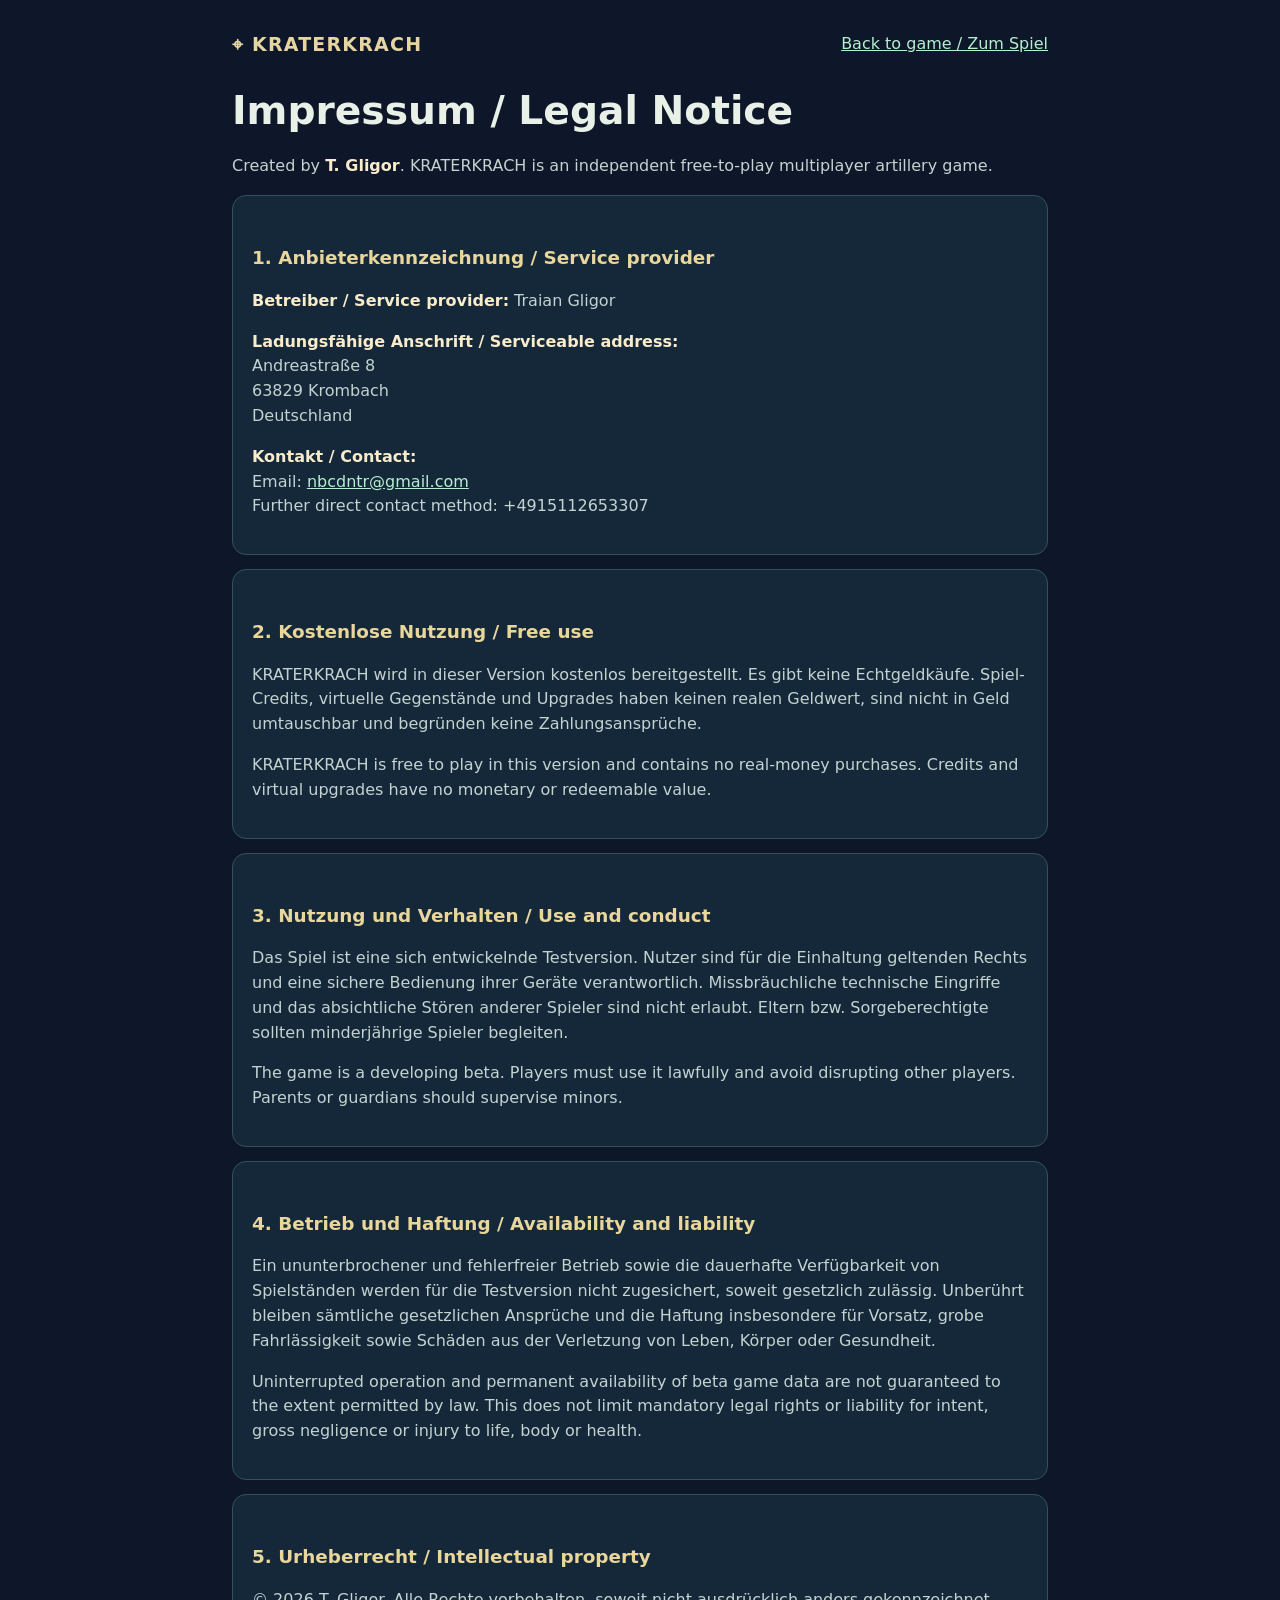
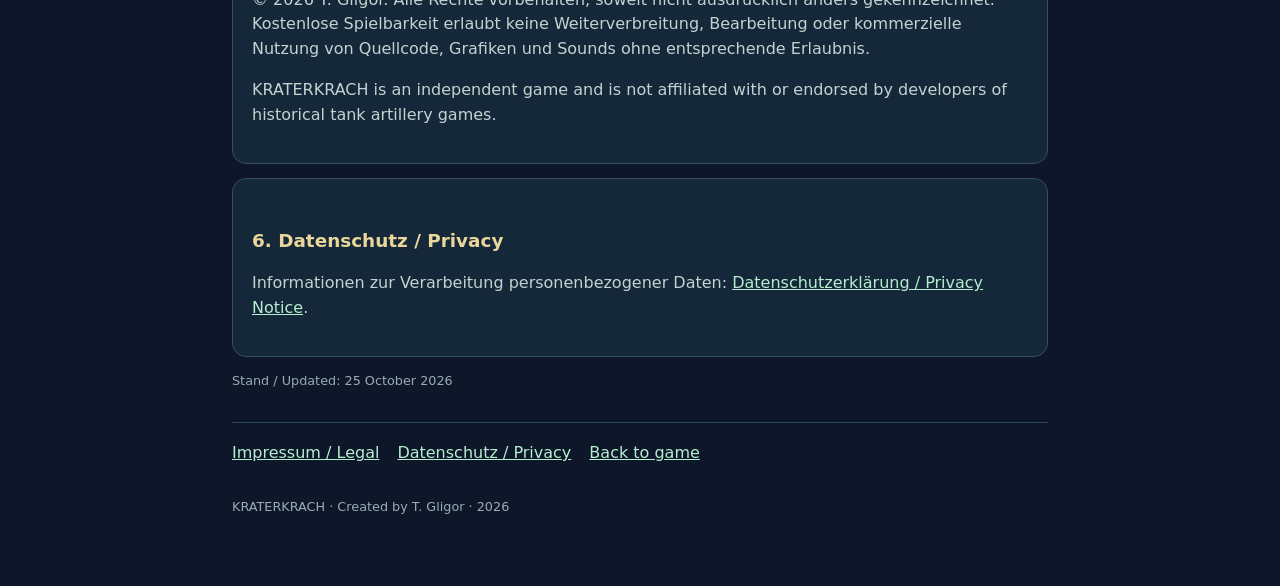
<file: web/legal.html>
<!doctype html>
<html lang="de"><head><meta charset="utf-8"><meta name="viewport" content="width=device-width,initial-scale=1"><meta name="theme-color" content="#0d1729"><title>Impressum / Legal Notice | KRATERKRACH</title><style>:root{color-scheme:dark}*{box-sizing:border-box}body{margin:0;background:#0d1729;color:#e8f0e7;font:16px/1.55 system-ui,-apple-system,Segoe UI,Arial,sans-serif}main{max-width:860px;margin:auto;padding:20px 22px 56px}a{color:#b6eed0}header{display:flex;align-items:center;justify-content:space-between;gap:16px;padding:10px 0 28px}.brand{font-size:19px;font-weight:900;letter-spacing:1.2px;color:#e7d5a1}h1{font-size:clamp(1.6rem,5vw,2.45rem);line-height:1.2;margin:0 0 20px}h2{font-size:1.15rem;margin-top:29px;color:#e9d69b}p,li{color:#c4d2d0}.card{background:#14283a;border:1px solid #34505e;border-radius:14px;padding:19px;margin:14px 0}strong{color:#f9eccb}.meta{font-size:.8rem;color:#9aabb4}.links{display:flex;gap:18px;flex-wrap:wrap;padding:18px 0;border-top:1px solid #2c4857;margin-top:32px}@media(max-width:550px){main{padding:14px 14px 50px}.card{padding:14px}}</style></head><body><main><header><div class="brand">⌖ KRATERKRACH</div><a href="index.html">Back to game / Zum Spiel</a></header><h1>Impressum / Legal Notice</h1><p>Created by <strong>T. Gligor</strong>. KRATERKRACH is an independent free-to-play multiplayer artillery game.</p>
<section class="card"><h2>1. Anbieterkennzeichnung / Service provider</h2><p><strong>Betreiber / Service provider:</strong> Traian Gligor</p><p><strong>Ladungsfähige Anschrift / Serviceable address:</strong><br>Andreastraße 8<br>63829 Krombach<br>Deutschland</p><p><strong>Kontakt / Contact:</strong><br>Email: <a href="mailto:nbcdntr%40gmail.com">nbcdntr@gmail.com</a><br>Further direct contact method: +4915112653307</p></section>
<section class="card"><h2>2. Kostenlose Nutzung / Free use</h2><p>KRATERKRACH wird in dieser Version kostenlos bereitgestellt. Es gibt keine Echtgeldkäufe. Spiel-Credits, virtuelle Gegenstände und Upgrades haben keinen realen Geldwert, sind nicht in Geld umtauschbar und begründen keine Zahlungsansprüche.</p><p>KRATERKRACH is free to play in this version and contains no real-money purchases. Credits and virtual upgrades have no monetary or redeemable value.</p></section>
<section class="card"><h2>3. Nutzung und Verhalten / Use and conduct</h2><p>Das Spiel ist eine sich entwickelnde Testversion. Nutzer sind für die Einhaltung geltenden Rechts und eine sichere Bedienung ihrer Geräte verantwortlich. Missbräuchliche technische Eingriffe und das absichtliche Stören anderer Spieler sind nicht erlaubt. Eltern bzw. Sorgeberechtigte sollten minderjährige Spieler begleiten.</p><p>The game is a developing beta. Players must use it lawfully and avoid disrupting other players. Parents or guardians should supervise minors.</p></section>
<section class="card"><h2>4. Betrieb und Haftung / Availability and liability</h2><p>Ein ununterbrochener und fehlerfreier Betrieb sowie die dauerhafte Verfügbarkeit von Spielständen werden für die Testversion nicht zugesichert, soweit gesetzlich zulässig. Unberührt bleiben sämtliche gesetzlichen Ansprüche und die Haftung insbesondere für Vorsatz, grobe Fahrlässigkeit sowie Schäden aus der Verletzung von Leben, Körper oder Gesundheit.</p><p>Uninterrupted operation and permanent availability of beta game data are not guaranteed to the extent permitted by law. This does not limit mandatory legal rights or liability for intent, gross negligence or injury to life, body or health.</p></section>
<section class="card"><h2>5. Urheberrecht / Intellectual property</h2><p>© 2026 T. Gligor. Alle Rechte vorbehalten, soweit nicht ausdrücklich anders gekennzeichnet. Kostenlose Spielbarkeit erlaubt keine Weiterverbreitung, Bearbeitung oder kommerzielle Nutzung von Quellcode, Grafiken und Sounds ohne entsprechende Erlaubnis.</p><p>KRATERKRACH is an independent game and is not affiliated with or endorsed by developers of historical tank artillery games.</p></section>
<section class="card"><h2>6. Datenschutz / Privacy</h2><p>Informationen zur Verarbeitung personenbezogener Daten: <a href="privacy.html">Datenschutzerklärung / Privacy Notice</a>.</p></section><p class="meta">Stand / Updated: 25 October 2026</p><nav class="links"><a href="legal.html">Impressum / Legal</a><a href="privacy.html">Datenschutz / Privacy</a><a href="index.html">Back to game</a></nav><p class="meta">KRATERKRACH · Created by T. Gligor · 2026</p></main></body></html>
</file>
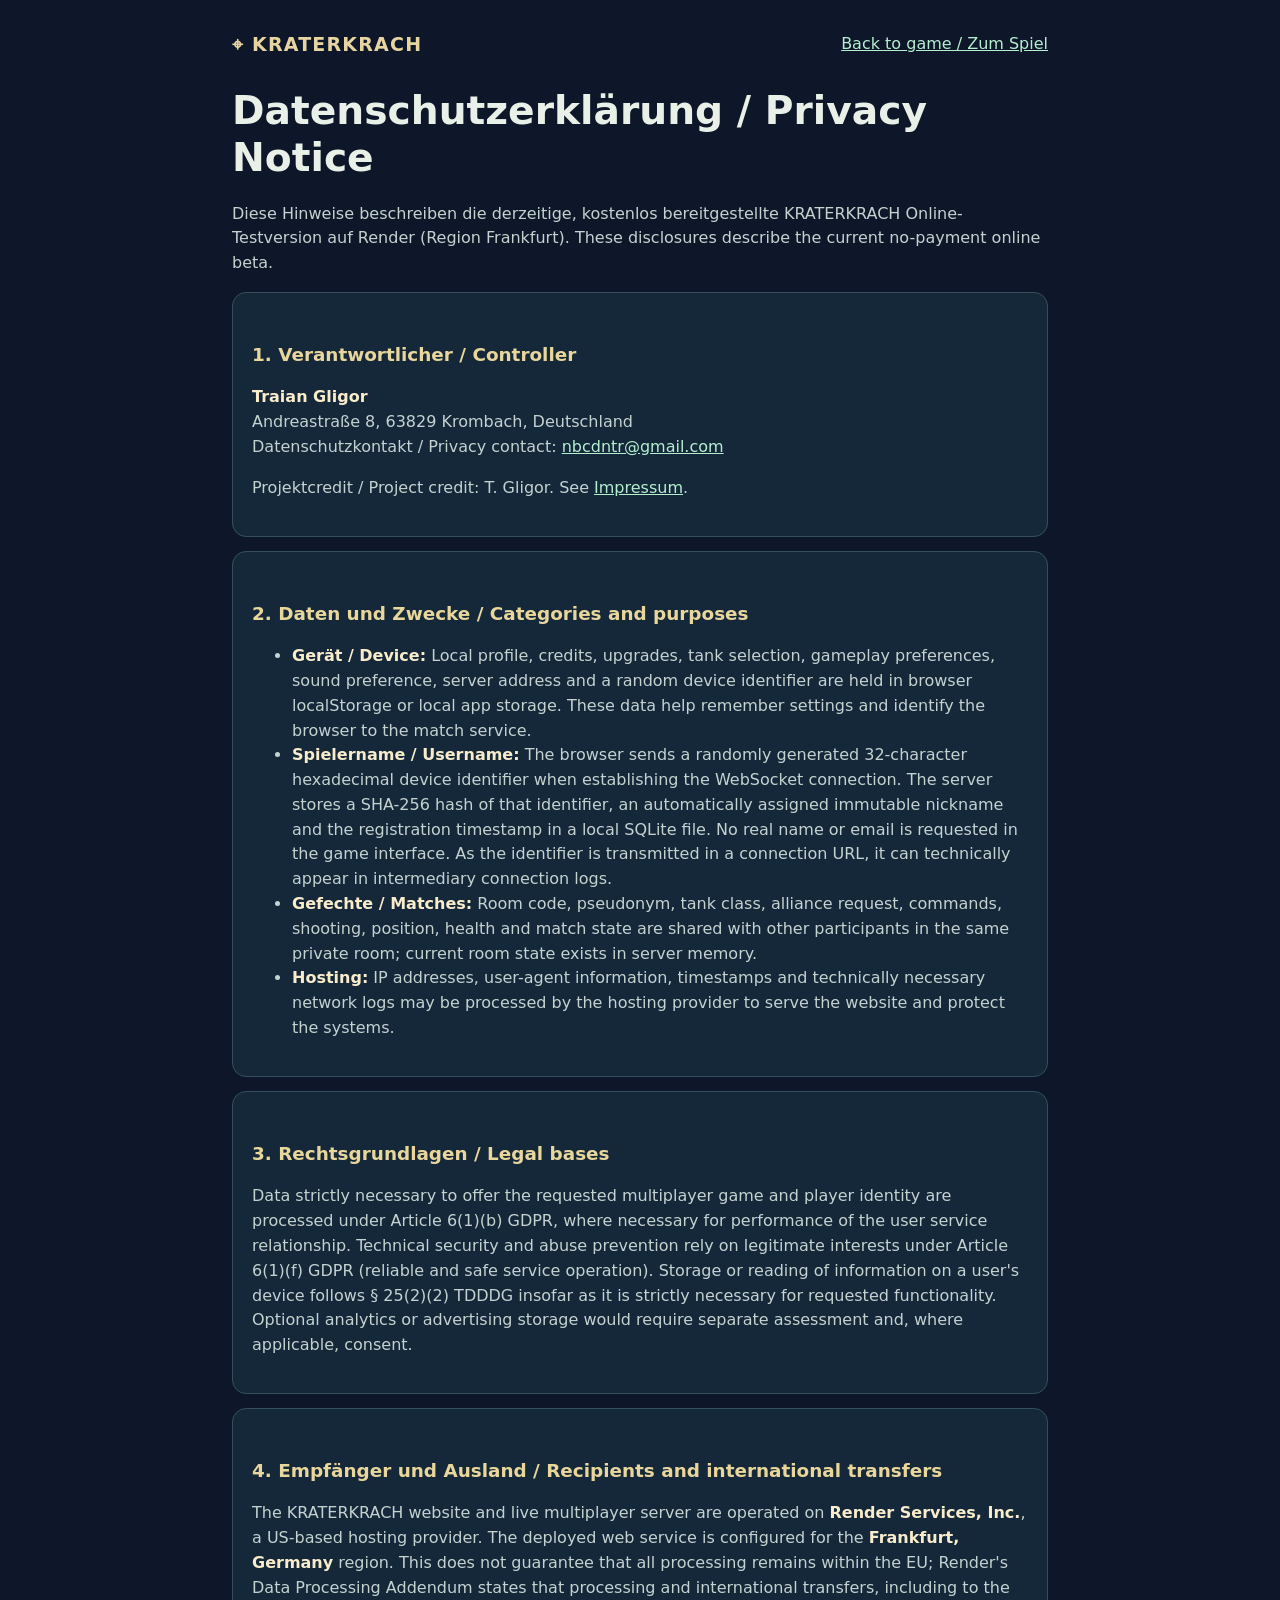
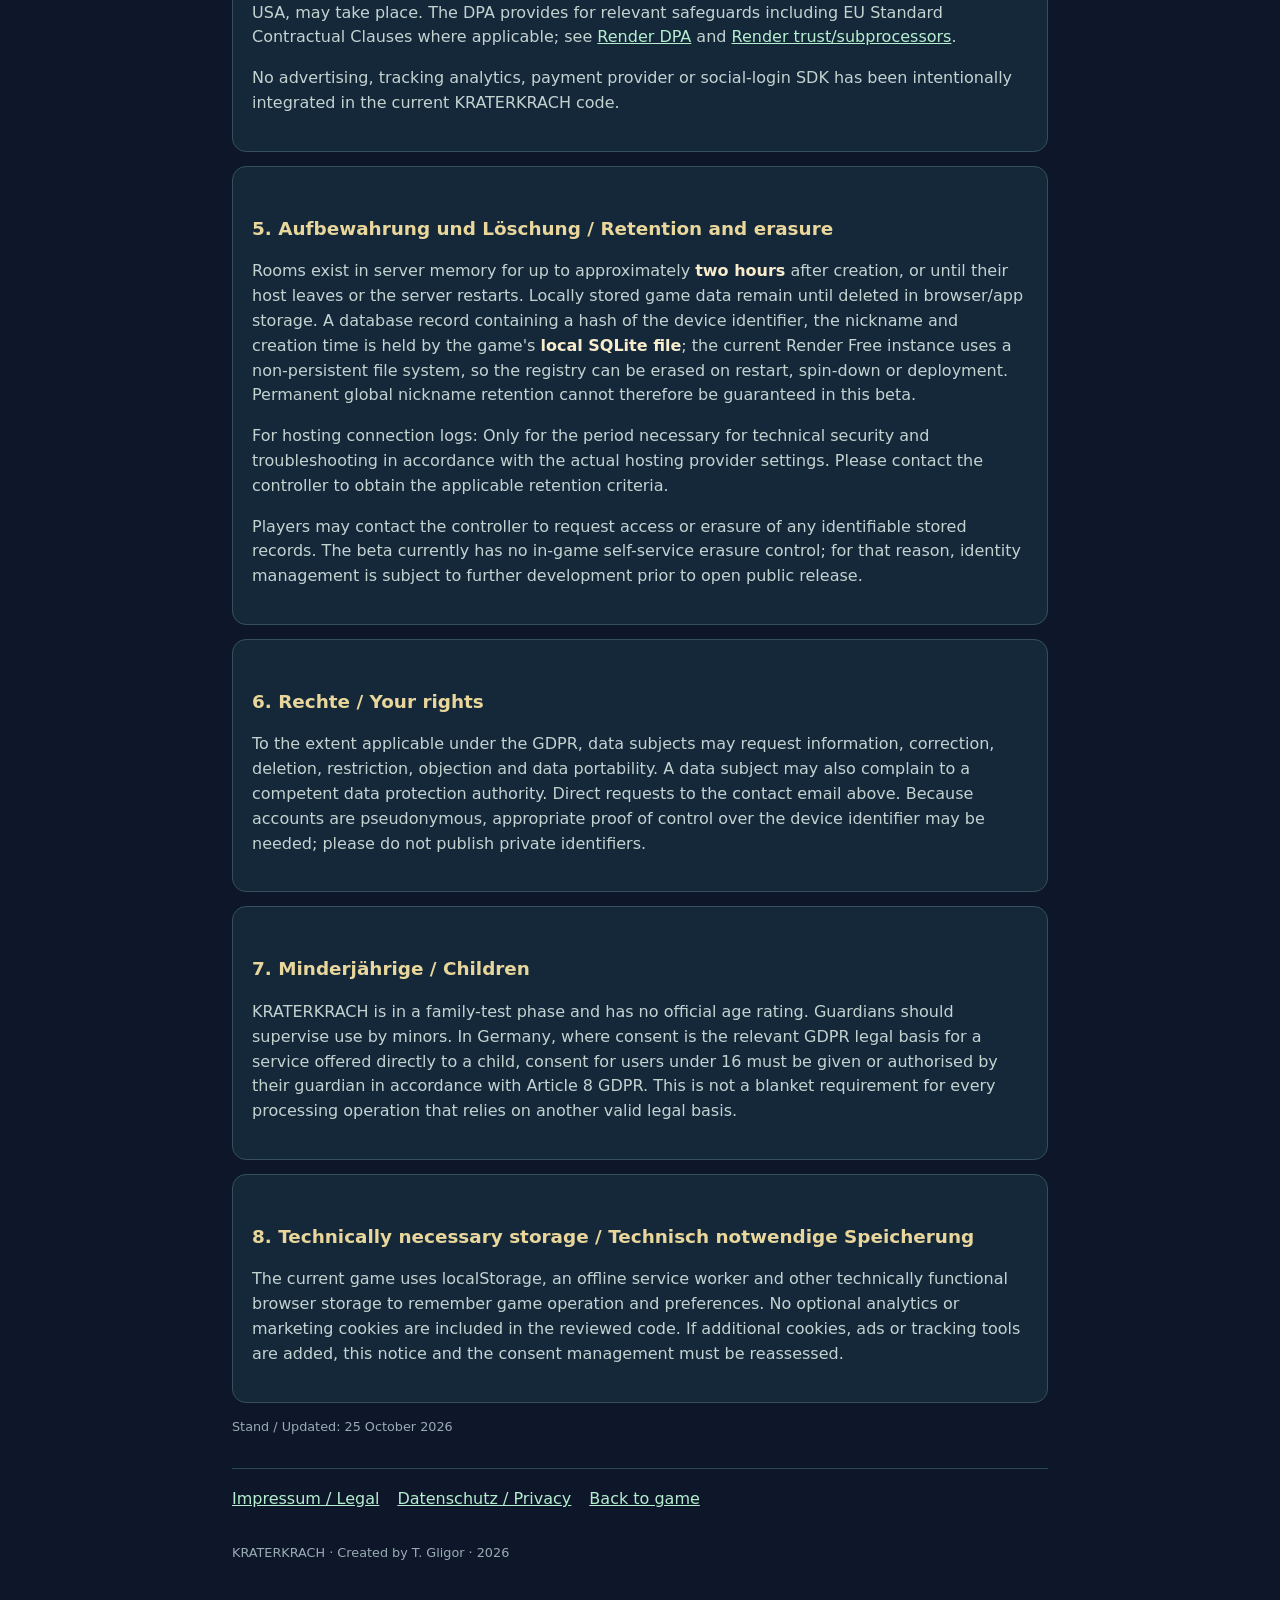
<file: web/privacy.html>
<!doctype html>
<html lang="de"><head><meta charset="utf-8"><meta name="viewport" content="width=device-width,initial-scale=1"><meta name="theme-color" content="#0d1729"><title>Datenschutzerklärung / Privacy Notice | KRATERKRACH</title><style>:root{color-scheme:dark}*{box-sizing:border-box}body{margin:0;background:#0d1729;color:#e8f0e7;font:16px/1.55 system-ui,-apple-system,Segoe UI,Arial,sans-serif}main{max-width:860px;margin:auto;padding:20px 22px 56px}a{color:#b6eed0}header{display:flex;align-items:center;justify-content:space-between;gap:16px;padding:10px 0 28px}.brand{font-size:19px;font-weight:900;letter-spacing:1.2px;color:#e7d5a1}h1{font-size:clamp(1.6rem,5vw,2.45rem);line-height:1.2;margin:0 0 20px}h2{font-size:1.15rem;margin-top:29px;color:#e9d69b}p,li{color:#c4d2d0}.card{background:#14283a;border:1px solid #34505e;border-radius:14px;padding:19px;margin:14px 0}strong{color:#f9eccb}.meta{font-size:.8rem;color:#9aabb4}.links{display:flex;gap:18px;flex-wrap:wrap;padding:18px 0;border-top:1px solid #2c4857;margin-top:32px}@media(max-width:550px){main{padding:14px 14px 50px}.card{padding:14px}}</style></head><body><main><header><div class="brand">⌖ KRATERKRACH</div><a href="index.html">Back to game / Zum Spiel</a></header><h1>Datenschutzerklärung / Privacy Notice</h1><p>Diese Hinweise beschreiben die derzeitige, kostenlos bereitgestellte KRATERKRACH Online-Testversion auf Render (Region Frankfurt). These disclosures describe the current no-payment online beta.</p>
<section class="card"><h2>1. Verantwortlicher / Controller</h2><p><strong>Traian Gligor</strong><br>Andreastraße 8, 63829 Krombach, Deutschland<br>Datenschutzkontakt / Privacy contact: <a href="mailto:nbcdntr%40gmail.com">nbcdntr@gmail.com</a></p><p>Projektcredit / Project credit: T. Gligor. See <a href="legal.html">Impressum</a>.</p></section>
<section class="card"><h2>2. Daten und Zwecke / Categories and purposes</h2><ul>
<li><strong>Gerät / Device:</strong> Local profile, credits, upgrades, tank selection, gameplay preferences, sound preference, server address and a random device identifier are held in browser localStorage or local app storage. These data help remember settings and identify the browser to the match service.</li>
<li><strong>Spielername / Username:</strong> The browser sends a randomly generated 32-character hexadecimal device identifier when establishing the WebSocket connection. The server stores a SHA-256 hash of that identifier, an automatically assigned immutable nickname and the registration timestamp in a local SQLite file. No real name or email is requested in the game interface. As the identifier is transmitted in a connection URL, it can technically appear in intermediary connection logs.</li>
<li><strong>Gefechte / Matches:</strong> Room code, pseudonym, tank class, alliance request, commands, shooting, position, health and match state are shared with other participants in the same private room; current room state exists in server memory.</li>
<li><strong>Hosting:</strong> IP addresses, user-agent information, timestamps and technically necessary network logs may be processed by the hosting provider to serve the website and protect the systems.</li></ul></section>
<section class="card"><h2>3. Rechtsgrundlagen / Legal bases</h2><p>Data strictly necessary to offer the requested multiplayer game and player identity are processed under Article 6(1)(b) GDPR, where necessary for performance of the user service relationship. Technical security and abuse prevention rely on legitimate interests under Article 6(1)(f) GDPR (reliable and safe service operation). Storage or reading of information on a user's device follows § 25(2)(2) TDDDG insofar as it is strictly necessary for requested functionality. Optional analytics or advertising storage would require separate assessment and, where applicable, consent.</p></section>
<section class="card"><h2>4. Empfänger und Ausland / Recipients and international transfers</h2><p>The KRATERKRACH website and live multiplayer server are operated on <strong>Render Services, Inc.</strong>, a US-based hosting provider. The deployed web service is configured for the <strong>Frankfurt, Germany</strong> region. This does not guarantee that all processing remains within the EU; Render's Data Processing Addendum states that processing and international transfers, including to the USA, may take place. The DPA provides for relevant safeguards including EU Standard Contractual Clauses where applicable; see <a href="https://render.com/dpa">Render DPA</a> and <a href="https://render.com/trust">Render trust/subprocessors</a>.</p><p>No advertising, tracking analytics, payment provider or social-login SDK has been intentionally integrated in the current KRATERKRACH code.</p></section>
<section class="card"><h2>5. Aufbewahrung und Löschung / Retention and erasure</h2><p>Rooms exist in server memory for up to approximately <strong>two hours</strong> after creation, or until their host leaves or the server restarts. Locally stored game data remain until deleted in browser/app storage. A database record containing a hash of the device identifier, the nickname and creation time is held by the game's <strong>local SQLite file</strong>; the current Render Free instance uses a non-persistent file system, so the registry can be erased on restart, spin-down or deployment. Permanent global nickname retention cannot therefore be guaranteed in this beta.</p><p>For hosting connection logs: Only for the period necessary for technical security and troubleshooting in accordance with the actual hosting provider settings. Please contact the controller to obtain the applicable retention criteria.</p><p>Players may contact the controller to request access or erasure of any identifiable stored records. The beta currently has no in-game self-service erasure control; for that reason, identity management is subject to further development prior to open public release.</p></section>
<section class="card"><h2>6. Rechte / Your rights</h2><p>To the extent applicable under the GDPR, data subjects may request information, correction, deletion, restriction, objection and data portability. A data subject may also complain to a competent data protection authority. Direct requests to the contact email above. Because accounts are pseudonymous, appropriate proof of control over the device identifier may be needed; please do not publish private identifiers.</p></section>
<section class="card"><h2>7. Minderjährige / Children</h2><p>KRATERKRACH is in a family-test phase and has no official age rating. Guardians should supervise use by minors. In Germany, where consent is the relevant GDPR legal basis for a service offered directly to a child, consent for users under 16 must be given or authorised by their guardian in accordance with Article 8 GDPR. This is not a blanket requirement for every processing operation that relies on another valid legal basis.</p></section>
<section class="card"><h2>8. Technically necessary storage / Technisch notwendige Speicherung</h2><p>The current game uses localStorage, an offline service worker and other technically functional browser storage to remember game operation and preferences. No optional analytics or marketing cookies are included in the reviewed code. If additional cookies, ads or tracking tools are added, this notice and the consent management must be reassessed.</p></section><p class="meta">Stand / Updated: 25 October 2026</p><nav class="links"><a href="legal.html">Impressum / Legal</a><a href="privacy.html">Datenschutz / Privacy</a><a href="index.html">Back to game</a></nav><p class="meta">KRATERKRACH · Created by T. Gligor · 2026</p></main></body></html>
</file>
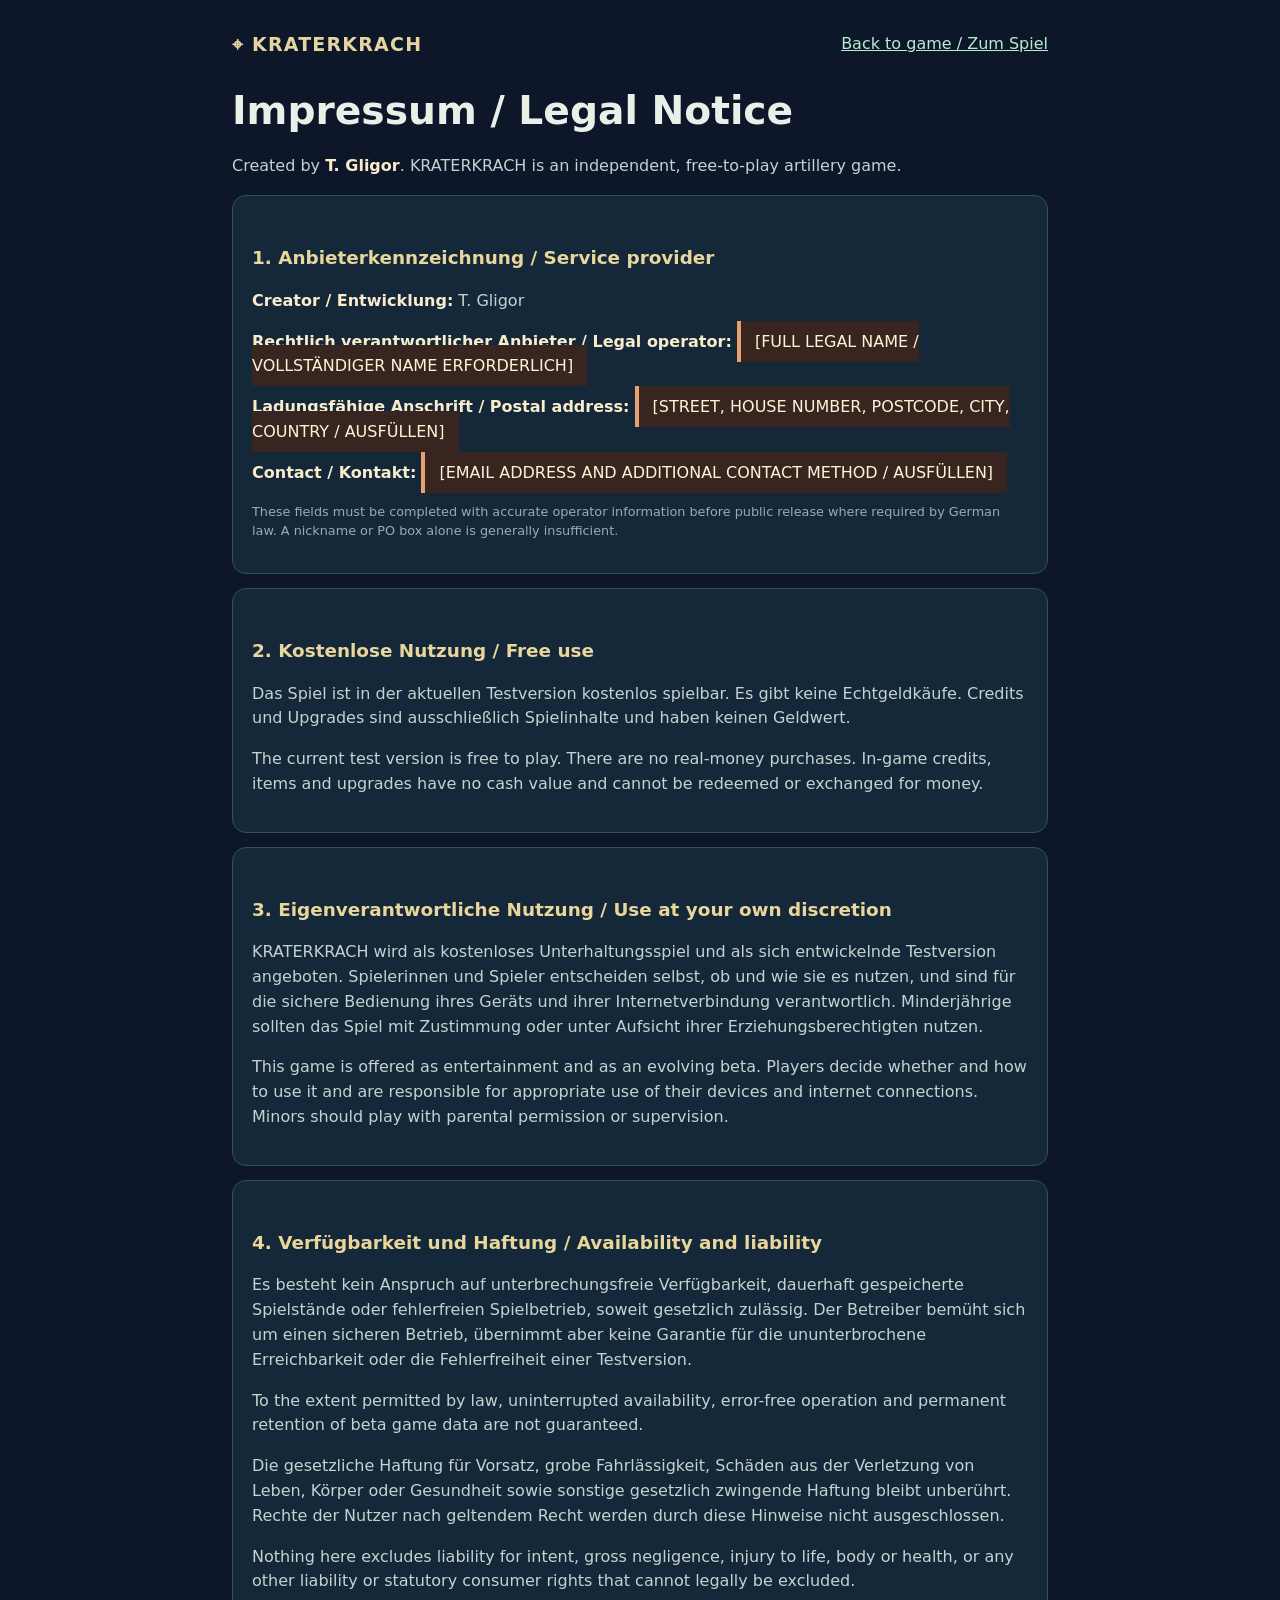
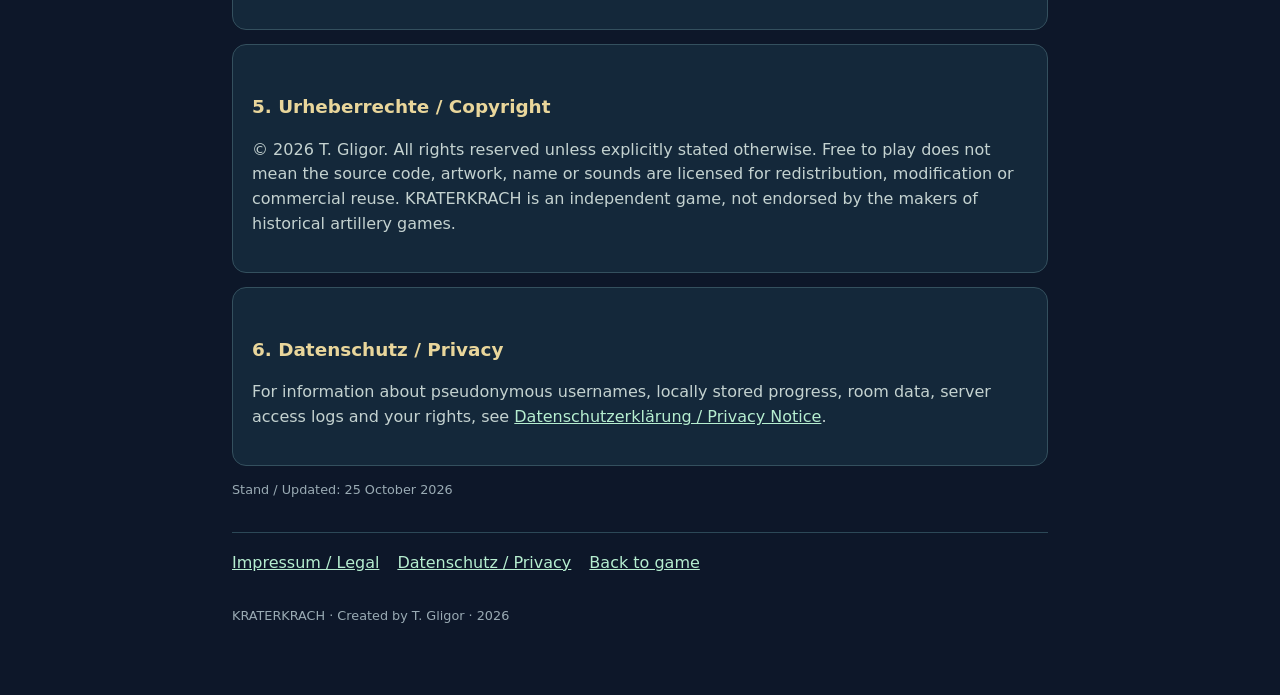
<file: android/app/src/main/assets/legal.html>
<!doctype html><html lang="de"><head><meta charset="utf-8"><meta name="viewport" content="width=device-width,initial-scale=1"><meta name="theme-color" content="#0d1729"><title>Impressum & Legal Notice | KRATERKRACH</title><style>
:root{color-scheme:dark}*{box-sizing:border-box}body{margin:0;background:#0d1729;color:#e8f0e7;font:16px/1.55 system-ui,-apple-system,Segoe UI,Arial,sans-serif}main{max-width:860px;margin:auto;padding:20px 22px 56px}a{color:#b6eed0}header{display:flex;align-items:center;justify-content:space-between;gap:16px;padding:10px 0 28px}.brand{font-size:19px;font-weight:900;letter-spacing:1.2px;color:#e7d5a1}h1{font-size:clamp(1.6rem,5vw,2.45rem);line-height:1.2;margin:0 0 20px}h2{font-size:1.15rem;margin-top:29px;color:#e9d69b}p,li{color:#c4d2d0}.card{background:#14283a;border:1px solid #34505e;border-radius:14px;padding:19px;margin:14px 0}.field{background:#38251f;border-left:4px solid #e6a16f;padding:11px 14px;color:#fff3d6}.meta{font-size:.8rem;color:#9aabb4}.links{display:flex;gap:18px;flex-wrap:wrap;padding:18px 0;border-top:1px solid #2c4857;margin-top:32px}strong{color:#f9eccb}small{font-size:12px}@media(max-width:550px){main{padding:14px 14px 50px}.card{padding:14px}}
</style></head><body><main><header><div class="brand">⌖ KRATERKRACH</div><a href="index.html">Back to game / Zum Spiel</a></header><h1>Impressum / Legal Notice</h1>
<p>Created by <strong>T. Gligor</strong>. KRATERKRACH is an independent, free-to-play artillery game.</p>
<section class="card"><h2>1. Anbieterkennzeichnung / Service provider</h2>
<p><strong>Creator / Entwicklung:</strong> T. Gligor</p>
<p><strong>Rechtlich verantwortlicher Anbieter / Legal operator:</strong> <span class="field">[FULL LEGAL NAME / VOLLSTÄNDIGER NAME ERFORDERLICH]</span></p>
<p><strong>Ladungsfähige Anschrift / Postal address:</strong> <span class="field">[STREET, HOUSE NUMBER, POSTCODE, CITY, COUNTRY / AUSFÜLLEN]</span></p>
<p><strong>Contact / Kontakt:</strong> <span class="field">[EMAIL ADDRESS AND ADDITIONAL CONTACT METHOD / AUSFÜLLEN]</span></p>
<p class="meta">These fields must be completed with accurate operator information before public release where required by German law. A nickname or PO box alone is generally insufficient.</p></section>
<section class="card"><h2>2. Kostenlose Nutzung / Free use</h2>
<p>Das Spiel ist in der aktuellen Testversion kostenlos spielbar. Es gibt keine Echtgeldkäufe. Credits und Upgrades sind ausschließlich Spielinhalte und haben keinen Geldwert.</p>
<p>The current test version is free to play. There are no real-money purchases. In-game credits, items and upgrades have no cash value and cannot be redeemed or exchanged for money.</p></section>
<section class="card"><h2>3. Eigenverantwortliche Nutzung / Use at your own discretion</h2>
<p>KRATERKRACH wird als kostenloses Unterhaltungsspiel und als sich entwickelnde Testversion angeboten. Spielerinnen und Spieler entscheiden selbst, ob und wie sie es nutzen, und sind für die sichere Bedienung ihres Geräts und ihrer Internetverbindung verantwortlich. Minderjährige sollten das Spiel mit Zustimmung oder unter Aufsicht ihrer Erziehungsberechtigten nutzen.</p>
<p>This game is offered as entertainment and as an evolving beta. Players decide whether and how to use it and are responsible for appropriate use of their devices and internet connections. Minors should play with parental permission or supervision.</p></section>
<section class="card"><h2>4. Verfügbarkeit und Haftung / Availability and liability</h2>
<p>Es besteht kein Anspruch auf unterbrechungsfreie Verfügbarkeit, dauerhaft gespeicherte Spielstände oder fehlerfreien Spielbetrieb, soweit gesetzlich zulässig. Der Betreiber bemüht sich um einen sicheren Betrieb, übernimmt aber keine Garantie für die ununterbrochene Erreichbarkeit oder die Fehlerfreiheit einer Testversion.</p>
<p>To the extent permitted by law, uninterrupted availability, error-free operation and permanent retention of beta game data are not guaranteed.</p>
<p>Die gesetzliche Haftung für Vorsatz, grobe Fahrlässigkeit, Schäden aus der Verletzung von Leben, Körper oder Gesundheit sowie sonstige gesetzlich zwingende Haftung bleibt unberührt. Rechte der Nutzer nach geltendem Recht werden durch diese Hinweise nicht ausgeschlossen.</p>
<p>Nothing here excludes liability for intent, gross negligence, injury to life, body or health, or any other liability or statutory consumer rights that cannot legally be excluded.</p></section>
<section class="card"><h2>5. Urheberrechte / Copyright</h2>
<p>© 2026 T. Gligor. All rights reserved unless explicitly stated otherwise. Free to play does not mean the source code, artwork, name or sounds are licensed for redistribution, modification or commercial reuse. KRATERKRACH is an independent game, not endorsed by the makers of historical artillery games.</p></section>
<section class="card"><h2>6. Datenschutz / Privacy</h2>
<p>For information about pseudonymous usernames, locally stored progress, room data, server access logs and your rights, see <a href="privacy.html">Datenschutzerklärung / Privacy Notice</a>.</p></section>
<p class="meta">Stand / Updated: 25 October 2026</p><nav class="links"><a href="legal.html">Impressum / Legal</a><a href="privacy.html">Datenschutz / Privacy</a><a href="index.html">Back to game</a></nav><p class="meta">KRATERKRACH · Created by T. Gligor · 2026</p></main></body></html>
</file>
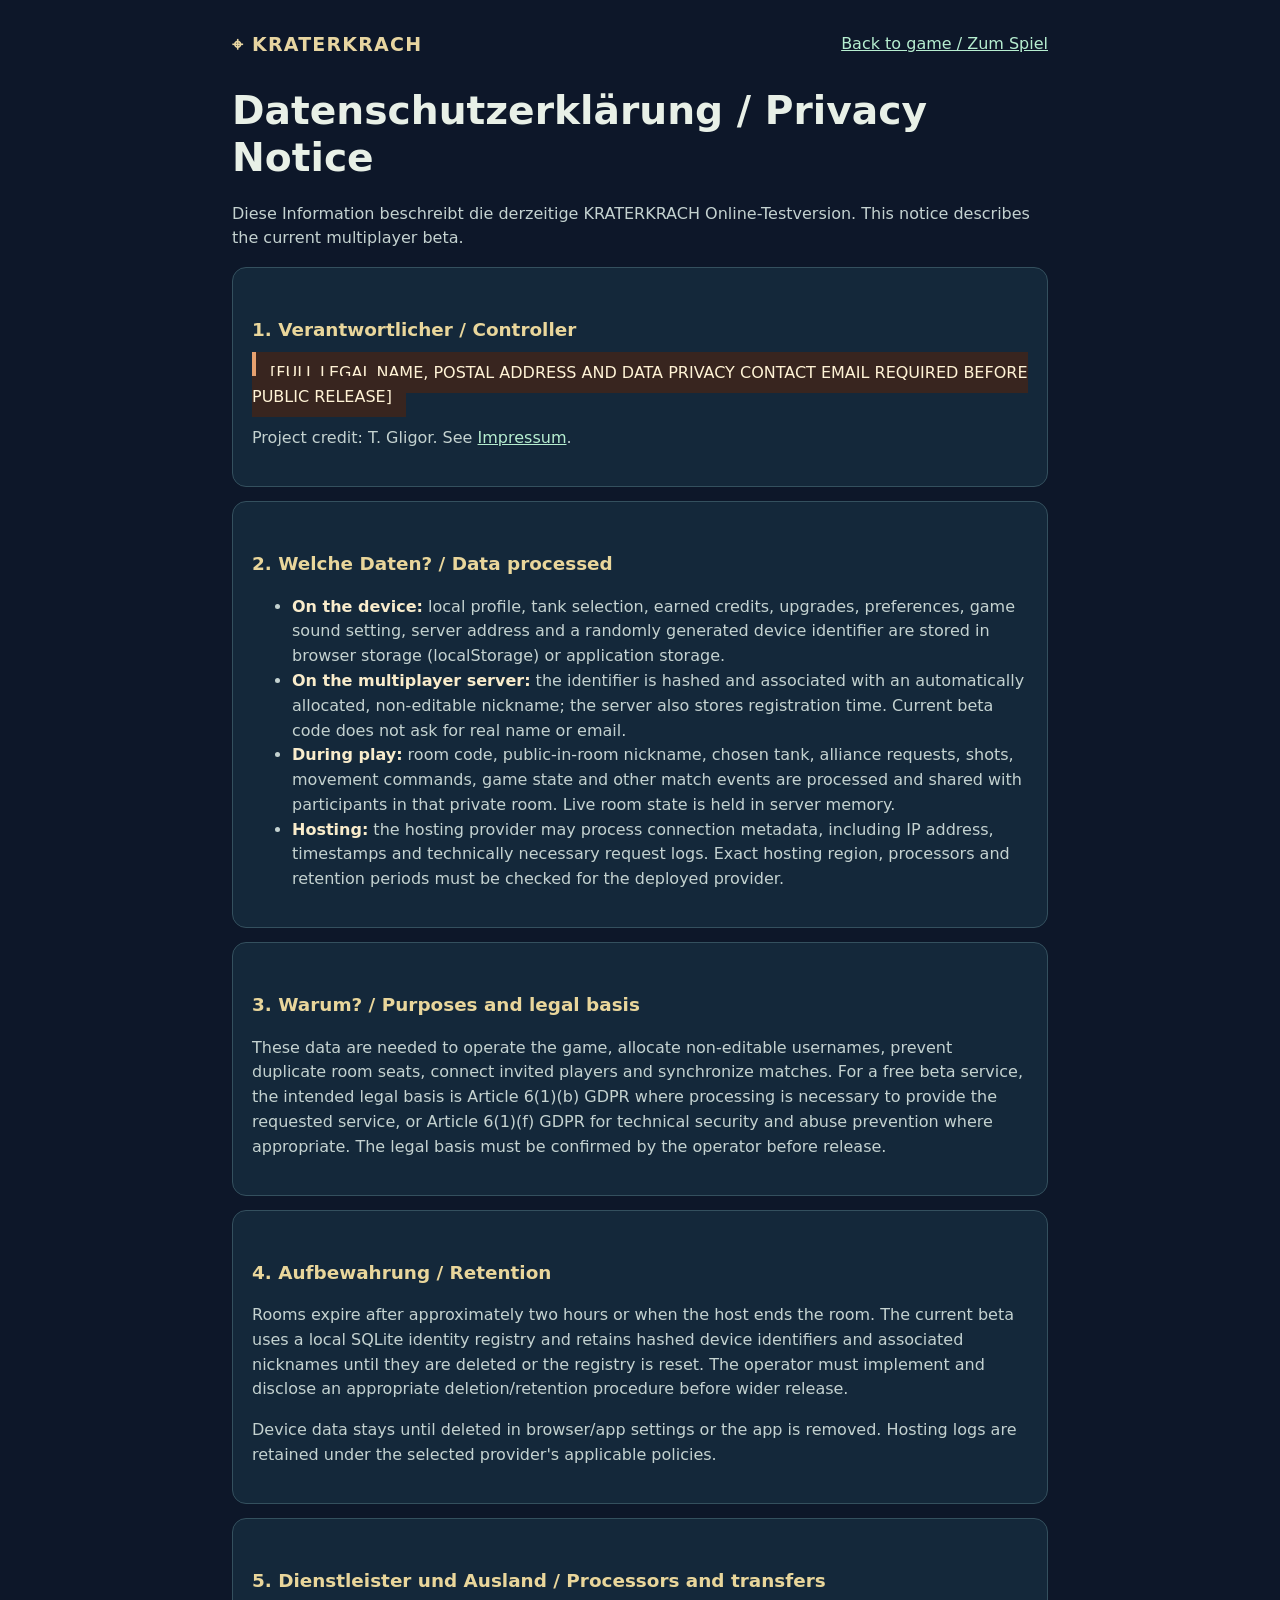
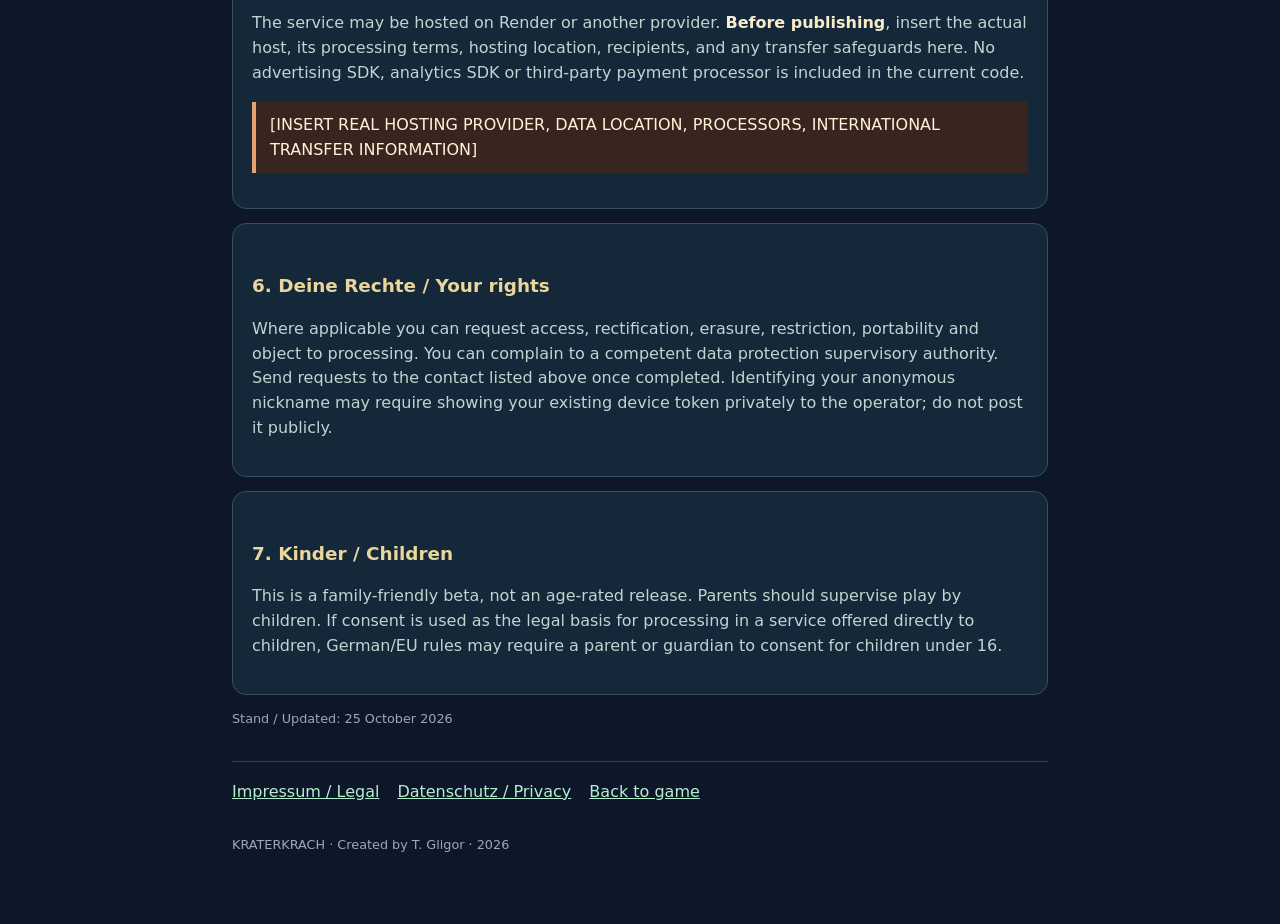
<file: android/app/src/main/assets/privacy.html>
<!doctype html><html lang="de"><head><meta charset="utf-8"><meta name="viewport" content="width=device-width,initial-scale=1"><meta name="theme-color" content="#0d1729"><title>Datenschutzerklärung & Privacy | KRATERKRACH</title><style>
:root{color-scheme:dark}*{box-sizing:border-box}body{margin:0;background:#0d1729;color:#e8f0e7;font:16px/1.55 system-ui,-apple-system,Segoe UI,Arial,sans-serif}main{max-width:860px;margin:auto;padding:20px 22px 56px}a{color:#b6eed0}header{display:flex;align-items:center;justify-content:space-between;gap:16px;padding:10px 0 28px}.brand{font-size:19px;font-weight:900;letter-spacing:1.2px;color:#e7d5a1}h1{font-size:clamp(1.6rem,5vw,2.45rem);line-height:1.2;margin:0 0 20px}h2{font-size:1.15rem;margin-top:29px;color:#e9d69b}p,li{color:#c4d2d0}.card{background:#14283a;border:1px solid #34505e;border-radius:14px;padding:19px;margin:14px 0}.field{background:#38251f;border-left:4px solid #e6a16f;padding:11px 14px;color:#fff3d6}.meta{font-size:.8rem;color:#9aabb4}.links{display:flex;gap:18px;flex-wrap:wrap;padding:18px 0;border-top:1px solid #2c4857;margin-top:32px}strong{color:#f9eccb}small{font-size:12px}@media(max-width:550px){main{padding:14px 14px 50px}.card{padding:14px}}
</style></head><body><main><header><div class="brand">⌖ KRATERKRACH</div><a href="index.html">Back to game / Zum Spiel</a></header><h1>Datenschutzerklärung / Privacy Notice</h1>
<p>Diese Information beschreibt die derzeitige KRATERKRACH Online-Testversion. This notice describes the current multiplayer beta.</p>
<section class="card"><h2>1. Verantwortlicher / Controller</h2>
<p><span class="field">[FULL LEGAL NAME, POSTAL ADDRESS AND DATA PRIVACY CONTACT EMAIL REQUIRED BEFORE PUBLIC RELEASE]</span></p>
<p>Project credit: T. Gligor. See <a href="legal.html">Impressum</a>.</p></section>
<section class="card"><h2>2. Welche Daten? / Data processed</h2><ul>
<li><strong>On the device:</strong> local profile, tank selection, earned credits, upgrades, preferences, game sound setting, server address and a randomly generated device identifier are stored in browser storage (localStorage) or application storage.</li>
<li><strong>On the multiplayer server:</strong> the identifier is hashed and associated with an automatically allocated, non-editable nickname; the server also stores registration time. Current beta code does not ask for real name or email.</li>
<li><strong>During play:</strong> room code, public-in-room nickname, chosen tank, alliance requests, shots, movement commands, game state and other match events are processed and shared with participants in that private room. Live room state is held in server memory.</li>
<li><strong>Hosting:</strong> the hosting provider may process connection metadata, including IP address, timestamps and technically necessary request logs. Exact hosting region, processors and retention periods must be checked for the deployed provider.</li></ul>
</section>
<section class="card"><h2>3. Warum? / Purposes and legal basis</h2>
<p>These data are needed to operate the game, allocate non-editable usernames, prevent duplicate room seats, connect invited players and synchronize matches. For a free beta service, the intended legal basis is Article 6(1)(b) GDPR where processing is necessary to provide the requested service, or Article 6(1)(f) GDPR for technical security and abuse prevention where appropriate. The legal basis must be confirmed by the operator before release.</p></section>
<section class="card"><h2>4. Aufbewahrung / Retention</h2>
<p>Rooms expire after approximately two hours or when the host ends the room. The current beta uses a local SQLite identity registry and retains hashed device identifiers and associated nicknames until they are deleted or the registry is reset. The operator must implement and disclose an appropriate deletion/retention procedure before wider release.</p>
<p>Device data stays until deleted in browser/app settings or the app is removed. Hosting logs are retained under the selected provider's applicable policies.</p></section>
<section class="card"><h2>5. Dienstleister und Ausland / Processors and transfers</h2>
<p>The service may be hosted on Render or another provider. <strong>Before publishing</strong>, insert the actual host, its processing terms, hosting location, recipients, and any transfer safeguards here. No advertising SDK, analytics SDK or third-party payment processor is included in the current code.</p>
<p class="field">[INSERT REAL HOSTING PROVIDER, DATA LOCATION, PROCESSORS, INTERNATIONAL TRANSFER INFORMATION]</p></section>
<section class="card"><h2>6. Deine Rechte / Your rights</h2>
<p>Where applicable you can request access, rectification, erasure, restriction, portability and object to processing. You can complain to a competent data protection supervisory authority. Send requests to the contact listed above once completed. Identifying your anonymous nickname may require showing your existing device token privately to the operator; do not post it publicly.</p></section>
<section class="card"><h2>7. Kinder / Children</h2>
<p>This is a family-friendly beta, not an age-rated release. Parents should supervise play by children. If consent is used as the legal basis for processing in a service offered directly to children, German/EU rules may require a parent or guardian to consent for children under 16.</p></section>
<p class="meta">Stand / Updated: 25 October 2026</p><nav class="links"><a href="legal.html">Impressum / Legal</a><a href="privacy.html">Datenschutz / Privacy</a><a href="index.html">Back to game</a></nav><p class="meta">KRATERKRACH · Created by T. Gligor · 2026</p></main></body></html>
</file>
<file: web/style.css>
:root{color-scheme:dark;--bg:#080f1e;--panel:#121e31;--line:#2a3953;--muted:#8799b6;--text:#eff6ff;--accent:#ffce5a;--neon:#8becb2;--cool:#76cffe;--red:#ff6d72;font-family:system-ui,-apple-system,BlinkMacSystemFont,"Segoe UI",sans-serif;font-synthesis:none}
*{box-sizing:border-box}html,body{margin:0;min-height:100%;background:var(--bg);color:var(--text)}body{background:radial-gradient(ellipse 80% 55% at 50% -15%,#1d3750 0%,#0a1323 65%,#080f1e 100%);-webkit-tap-highlight-color:transparent;overscroll-behavior-y:none}button,input{font:inherit}button{cursor:pointer}button:disabled{cursor:default;opacity:.45}.app{width:min(1150px,100%);margin:auto;padding:15px 18px 25px}.app-header{display:flex;align-items:center;justify-content:space-between;gap:12px;margin-bottom:14px}.brand{display:flex;gap:12px;align-items:center}.brand-symbol{width:44px;height:44px;display:grid;place-items:center;border:2px solid #f4bb54;border-radius:12px;color:#ffd875;font-size:30px;transform:rotate(-7deg);box-shadow:0 0 25px #ffc75b25}.brand-name{font-weight:950;font-size:clamp(21px,4.5vw,32px);letter-spacing:1.2px;line-height:1}.brand-name span{color:var(--accent)}.brand-sub{font-size:10px;font-weight:800;letter-spacing:2px;color:#9daec6;margin-top:5px}.header-actions{display:flex;gap:7px;flex-wrap:wrap;justify-content:end}.header-btn{background:#162339;color:#c5d7ee;border:1px solid #34445e;border-radius:8px;font-size:10px;font-weight:900;letter-spacing:.7px;padding:11px 10px}.header-btn:hover,.nudge:hover{background:#263952}.hud{display:grid;grid-template-columns:1fr 1.7fr .9fr 1fr;gap:8px;margin-bottom:10px}.hud-piece{background:#17263a;border:1px solid #2d3e58;border-radius:9px;padding:9px 13px;min-width:0}.hud-label,.eyebrow{display:block;color:#95a8c4;font-weight:900;font-size:10px;letter-spacing:1.5px;margin-bottom:4px}.hud strong{font-size:14px;display:block;overflow:hidden;white-space:nowrap;text-overflow:ellipsis}.wind-piece strong{color:#8cdbff}.arena-shell{position:relative;overflow:hidden;border-radius:12px;border:2px solid #3b536b;box-shadow:0 12px 38px #0007,0 0 0 1px #0e1421;background:#101d34;touch-action:manipulation}canvas{display:block;width:100%;height:auto;aspect-ratio:1000/520;touch-action:manipulation;user-select:none}.arena-top-left,.arena-top-right{position:absolute;top:13px;color:#cce0f6;font-size:9px;font-weight:900;letter-spacing:1.4px;text-shadow:0 1px 8px #000;background:#11213ab5;padding:6px 8px;border-radius:5px;pointer-events:none}.arena-top-left{left:13px}.arena-top-right{right:13px}.online-dot{display:inline-block;background:#71eaaa;width:6px;height:6px;border-radius:50%;vertical-align:middle;margin-right:5px}.arena-toast{position:absolute;top:18%;left:50%;transform:translateX(-50%);font-size:clamp(16px,2.4vw,28px);font-weight:950;color:#fff;text-shadow:0 2px 12px #000;white-space:nowrap;pointer-events:none;opacity:0;transition:opacity .2s}.arena-toast.shown{opacity:1}.roster{display:flex;gap:7px;flex-wrap:wrap;margin:10px 0 13px}.player-chip{min-width:90px;flex:1 1 125px;max-width:220px;background:#142034;border:1px solid #2a3b53;padding:8px 10px;border-radius:8px;transition:border-color .2s}.player-chip.current{border-color:#ffd36d;background:#26313d}.player-chip.dead{opacity:.45}.chip-top{display:flex;align-items:center;justify-content:space-between;gap:3px;font-size:11px;font-weight:850}.chip-name{overflow:hidden;text-overflow:ellipsis;white-space:nowrap}.chip-score{color:#c5d7ea;font-size:10px}.health-track{height:5px;background:#07101d;border-radius:4px;margin-top:7px;overflow:hidden}.health-fill{height:100%;border-radius:4px;transition:width .3s}.control-panel{background:linear-gradient(135deg,#162338,#101b2c);border:1px solid #293c57;border-radius:12px;padding:18px}.control-heading,.field-label,.weapons-head,.fire-row{display:flex;justify-content:space-between;align-items:center;gap:12px}.control-heading{margin-bottom:18px}.control-heading h2{margin:0;font-size:20px;letter-spacing:.1px}.turn-status{font-weight:900;font-size:10px;letter-spacing:1.2px;padding:8px 10px;border:1px solid #47745f;border-radius:6px;color:#8ff2b7;background:#1c3c374a}.aim-grid{display:grid;grid-template-columns:1fr 1fr;gap:25px}.field-label{font-size:11px;font-weight:900;letter-spacing:1.2px}.field-label label{color:#9cb0cd}.field-label output{font-size:19px;letter-spacing:.3px;color:#fff}.range-wrap{display:flex;align-items:center;gap:9px;margin-top:9px}.range-wrap input{flex:1;width:20px;height:26px;accent-color:#ffcf65;cursor:pointer}.nudge{border:1px solid #354761;border-radius:7px;background:#203049;color:#ecf5ff;width:36px;height:35px;font-weight:800;font-size:20px;line-height:1}.weapons-head{margin:22px 0 10px}.weapons-head #weaponHint{font-size:11px;color:#7389a7}.weapon-strip{display:grid;grid-template-columns:repeat(6,minmax(0,1fr));gap:8px}.weapon-option{position:relative;min-width:0;min-height:77px;text-align:left;background:#18273d;border:1px solid #32435c;border-radius:9px;padding:11px 9px;color:#d9e4f2}.weapon-option.selected{border-color:#ffd36b;background:linear-gradient(145deg,#59452b,#283345);box-shadow:0 0 0 1px #ffcb6155}.weapon-option .weapon-symbol{display:block;font-size:20px;line-height:1;margin-bottom:9px}.weapon-option .weapon-label{display:block;font-size:10px;font-weight:950;white-space:nowrap;overflow:hidden;text-overflow:ellipsis;letter-spacing:.4px}.weapon-option .weapon-count{position:absolute;top:8px;right:8px;font-size:10px;font-weight:900;color:#9bafcb}.weapon-option.locked{opacity:.48}.fire-row{border-top:1px solid #2e425d;margin-top:17px;padding-top:15px}.fire-info span{display:block;font-size:14px;font-weight:950;letter-spacing:.7px}.fire-info small{display:block;font-size:11px;color:#9cacc2;margin-top:4px}.fire-button{min-width:175px;display:flex;align-items:center;justify-content:center;gap:20px;border:0;border-bottom:4px solid #b85f20;border-radius:9px;background:linear-gradient(130deg,#ffde75,#ffa94e);box-shadow:0 7px 17px #ff9b4226;color:#342111;font-weight:1000;font-size:20px;letter-spacing:1px;padding:13px 20px}.fire-button:active{transform:translateY(2px);border-bottom-width:2px}.fire-glyph{font-size:24px}.app-footer{display:flex;justify-content:space-between;gap:15px;padding:14px 2px;color:#637896;font-size:10px}.modal-backdrop{position:fixed;inset:0;background:#050a13e9;z-index:5;display:flex;align-items:center;justify-content:center;overflow-y:auto;padding:18px}.modal-backdrop.hidden{display:none}.modal-card{position:relative;background:linear-gradient(165deg,#1b2b40,#101b2c 70%);border:1px solid #52617a;border-radius:16px;box-shadow:0 16px 80px #000b;width:min(610px,100%);max-height:min(95vh,850px);overflow-y:auto;padding:25px}.modal-kicker{color:#ffda78;font-size:11px;font-weight:950;letter-spacing:2.5px}.modal-title{font-size:clamp(30px,6vw,47px);line-height:1.04;letter-spacing:-1px;font-weight:1000;margin:12px 0 11px}.modal-title em{font-style:normal;color:#ffcc5a}.modal-copy{font-size:14px;color:#b1c3da;line-height:1.65}.modal-section{border-top:1px solid #33455d;margin-top:20px;padding-top:20px}.setup-row{display:flex;gap:12px;align-items:center;justify-content:space-between;margin:12px 0}.setup-row label{font-size:13px;font-weight:800;color:#d9e5f7}.stepper{display:flex;align-items:center;gap:14px}.stepper strong{font-size:20px;min-width:18px;text-align:center}.stepper button{width:34px;height:34px;border-radius:6px;background:#293b53;border:1px solid #4a6080;color:#fff;font-size:19px}.modal-actions{display:flex;gap:10px;margin-top:22px}.primary-button,.secondary-button{flex:1;padding:15px 13px;border-radius:9px;font-size:13px;font-weight:1000;letter-spacing:1px}.primary-button{border:0;background:#ffd16a;color:#2e2515}.secondary-button{background:#202f44;border:1px solid #4a5e78;color:#d8e4f7}.info-pill{display:inline-block;padding:5px 9px;border-radius:4px;background:#233851;color:#b8d4f5;font-size:10px;font-weight:900;letter-spacing:.6px;margin:3px 4px 3px 0}.leaderboard{display:flex;flex-direction:column;gap:7px;margin-top:14px}.result-line{display:flex;align-items:center;justify-content:space-between;gap:9px;border:1px solid #31435c;background:#17263a;border-radius:9px;padding:11px 13px}.result-line strong{font-size:13px}.result-line span{font-size:12px;color:#b1c4dd}.shop-grid{display:grid;grid-template-columns:repeat(2,minmax(0,1fr));gap:9px;margin-top:15px}.shop-card{background:#182a3f;border:1px solid #38516e;border-radius:9px;padding:12px}.shop-card-top{display:flex;justify-content:space-between;align-items:start;gap:6px}.shop-card .weapon-symbol{font-size:24px}.shop-name{font-size:12px;font-weight:950;margin:6px 0 4px}.shop-desc{font-size:11px;color:#a5b9d4;min-height:28px;line-height:1.4}.shop-buy{width:100%;border:1px solid #cfad63;background:#403b2f;color:#ffde8a;border-radius:7px;font-weight:950;font-size:11px;padding:10px;margin-top:10px}.shop-buy:disabled{opacity:.38}.shop-balance{font-size:16px;font-weight:900;color:#ffd36e;margin:14px 0}.help-list{padding-left:20px;color:#bdd1e8;font-size:14px;line-height:1.7}.help-list li{margin-bottom:8px}@media(max-width:680px){.app{padding:10px 9px 16px}.app-header{align-items:flex-start}.brand{gap:7px}.brand-symbol{width:31px;height:32px;font-size:21px;border-radius:8px}.brand-sub{font-size:7px;letter-spacing:1px}.header-actions{max-width:135px;gap:4px}.header-btn{padding:7px 6px;font-size:8px}.hud{gap:4px;grid-template-columns:.8fr 1.7fr .85fr .95fr}.hud-piece{padding:6px 6px;border-radius:6px}.hud-label{font-size:8px;letter-spacing:.5px}.hud strong{font-size:11px}.arena-top-right{display:none}.arena-top-left{top:5px;left:6px;font-size:7px;padding:3px}.roster{gap:4px;margin:7px 0}.player-chip{min-width:90px;flex-basis:90px;padding:6px}.chip-top{font-size:10px}.control-panel{padding:12px}.control-heading{margin-bottom:14px}.control-heading h2{font-size:16px}.aim-grid{gap:13px}.field-label{font-size:9px}.field-label output{font-size:16px}.range-wrap{gap:4px}.nudge{width:29px;height:29px;font-size:17px}.weapons-head{margin-top:17px}.weapons-head #weaponHint{font-size:9px}.weapon-strip{grid-template-columns:repeat(3,minmax(0,1fr));gap:5px}.weapon-option{min-height:64px;padding:9px}.weapon-option .weapon-symbol{font-size:18px;margin-bottom:7px}.weapon-option .weapon-label{font-size:9px}.fire-button{min-width:125px;padding:11px 10px;gap:8px;font-size:17px}.fire-info span{font-size:11px}.fire-info small{font-size:10px}.app-footer{flex-direction:column;gap:3px}.modal-card{padding:18px}.shop-grid{gap:7px}.shop-card{padding:9px}}
@media(max-height:500px) and (orientation:landscape){.app-header{margin-bottom:6px}.app{padding-top:6px}.hud-piece{padding:5px 9px}.roster{margin:5px 0}.control-panel{padding:10px}.control-heading{margin-bottom:6px}.control-heading h2{font-size:15px}.aim-grid{gap:12px}.weapons-head{margin:9px 0 5px}.weapon-option{min-height:51px;padding:7px}.weapon-option .weapon-symbol{font-size:16px;margin-bottom:4px}.fire-row{margin-top:7px;padding-top:7px}.fire-button{padding:7px}.modal-card{max-height:94vh}}

/* 0.3 TACTICAL COMMAND UI */
:root{--bg:#090f13;--panel:#16211e;--line:#3b4b44;--accent:#e3be71;--text:#eef1e8;--muted:#a1ada3;--neon:#b9d99a;--cool:#9bc4be}
body{background:radial-gradient(ellipse 80% 65% at 50% -10%,#2a3935,#0d1719 67%,#080f11 100%)}
.app{max-width:1230px}.brand-symbol{border-color:#c29f61;color:#e0bc76;box-shadow:none;background:#26342a}
.brand-name span{color:#e5bb6b}.app-header{border-bottom:1px solid #46534b;padding-bottom:12px}
.header-btn,.hud-piece,.player-chip,.weapon-option{background:#1a2728;border-color:#46564c}
.header-btn:hover,.nudge:hover{background:#354239}.hud{grid-template-columns:.85fr 1.7fr 1fr 1fr}
.arena-shell{border-color:#5d716b;border-radius:4px}.hud-piece,.player-chip,.control-panel{border-radius:5px}
.control-panel{background:linear-gradient(140deg,#1d2c2c,#101c1f);border-color:#4d6056}
.turn-status{color:#add8b6;border-color:#547b65}
.weapon-option.selected{border-color:#dabc75;background:linear-gradient(145deg,#514937,#293735)}
.fire-button,.primary-button{background:linear-gradient(135deg,#ebcd8e,#cba05e);color:#162120}.fire-button{border-bottom-color:#876742}
.modal-backdrop{background:#071010e9;align-items:center}.modal-card{width:min(980px,100%);background:#101b1b;border:1px solid #56675d;border-radius:10px;max-height:93vh;padding:0}
.modal-card:has(.hq-root){width:min(980px,100%)}.modal-card:not(:has(.hq-root)){padding:25px;width:min(650px,100%)}
.modal-kicker,.modal-title em{color:#e3bb6b}.shop-card{background:#1e2c2c;border-color:#4a6055}.secondary-button{background:#27332e;border-color:#5a6c5f}.info-pill{background:#354237;color:#e6dbb3}.shop-buy{background:#393b2e}
.hq-root{background:#111d1b;min-height:480px}.hq-head{background:linear-gradient(115deg,#1e312c,#111e21);padding:22px 25px 19px;display:flex;justify-content:space-between;align-items:center;gap:14px;border-bottom:1px solid #4d6058}
.hq-overline{font-size:10px;letter-spacing:2px;font-weight:900;color:#b7c8b3}.hq-title{font-size:clamp(27px,6vw,42px);letter-spacing:1.3px;margin:7px 0 0;line-height:1;color:#f4f2dd}.hq-title>span{color:#e8b96c}.hq-title>small{color:#9daea5;font-size:11px;letter-spacing:2px}
.hq-identity{text-align:right;display:grid;gap:2px;flex-shrink:0}.hq-identity span{font-size:13px;color:#e2eadc;font-weight:800}.hq-identity strong{color:#f0d391;font-size:18px}.hq-identity small{font-size:11px;color:#aabcab}
.hq-nav{display:grid;grid-template-columns:repeat(5,1fr);gap:0;background:#172522;border-bottom:1px solid #516358}.hq-nav button{background:transparent;border:0;border-right:1px solid #31463b;color:#b7c7b7;padding:14px 5px;font-size:11px;font-weight:900;letter-spacing:1.1px}.hq-nav button.active{background:#34473b;color:#f3d69d;box-shadow:inset 0 -3px 0 #e3be71}
.hq-body{padding:20px 24px 24px;max-height:68vh;overflow-y:auto}.hangar-feature{position:relative;border:1px solid #61746b;background:linear-gradient(155deg,#2b3b34,#172423 75%);border-radius:6px;overflow:hidden}
.hangar-mark{display:flex;justify-content:space-between;gap:8px;position:absolute;z-index:1;top:11px;left:16px;right:16px;font:700 10px monospace;letter-spacing:1px;color:#adbeaf}.hangar-picture{height:205px;display:grid;place-items:center;position:relative;background:radial-gradient(ellipse at 50% 80%,#485a4a70,transparent 63%),linear-gradient(#30463d28,#08191940)}
.hangar-gridline{position:absolute;inset:0;pointer-events:none;opacity:.25;background-image:linear-gradient(#819383 1px,transparent 1px),linear-gradient(90deg,#819383 1px,transparent 1px);background-size:45px 45px;mask-image:linear-gradient(to bottom,transparent 10%,black 100%)}
.tank-svg{display:block;width:100%;height:105px;filter:drop-shadow(0 9px 7px #0006)}.hero-svg{height:190px;width:min(520px,95%);position:relative;z-index:1}
.hangar-data{display:flex;justify-content:space-between;gap:24px;align-items:center;background:#1c2b29;padding:15px 17px;border-top:1px solid #455c52}.hangar-data h2{margin:6px 0 4px;font-size:23px;letter-spacing:1px}.hangar-data p{font-size:12px;color:#aebfb2;line-height:1.5;margin:0;max-width:490px}.specs{display:grid;gap:7px;font:700 10px monospace;min-width:180px;color:#aebfb0}.specs span{display:flex;justify-content:space-between;gap:8px}.specs b{color:#e9d29d}
.section-heading{display:flex;align-items:center;justify-content:space-between;gap:12px;margin:20px 0 12px}.section-heading strong{letter-spacing:1px;font-size:14px}.section-heading small{display:block;color:#9aafa7;font-size:11px;margin-top:3px}.balance-chip{color:#e6c47c;font-size:16px}
.fleet-grid{display:grid;grid-template-columns:repeat(4,minmax(0,1fr));gap:10px}.fleet-card{background:#1a2927;border:1px solid #475a50;border-radius:5px;min-width:0;padding:12px;display:flex;flex-direction:column}.fleet-card.equipped{border-color:#d2b476;box-shadow:inset 0 0 0 1px #d0b47755}.fleet-head{display:flex;align-items:center;justify-content:space-between;gap:3px;font-size:8px;letter-spacing:.8px;color:#b7ccbb;font-weight:900}.fleet-head small{color:#dbbc75;font-size:8px}.fleet-art{background:radial-gradient(ellipse at center,#415b4c99,transparent 75%);margin:8px -4px 3px}.fleet-art .tank-svg{height:95px}
.fleet-card h3{font-size:14px;margin:6px 0;letter-spacing:.4px}.fleet-card p{color:#a9bcb0;font-size:11px;line-height:1.55;margin:0 0 9px;min-height:70px;flex:1}.stat-pills{display:flex;gap:4px;flex-wrap:wrap}.stat-pills span{font-size:9px;background:#2b3b33;color:#d8e4d2;padding:3px 5px;border:1px solid #3c5043;border-radius:3px}.fleet-action{width:100%;background:#34473d;color:#dfe6d7;border:1px solid #667b6b;padding:10px 4px;border-radius:3px;font-weight:900;font-size:10px;margin-top:11px}.fleet-action.buy{background:#5c5037;color:#f2db9d;border-color:#977e4f}.fleet-action.current{color:#aebcac}
.hq-root .modal-actions{margin-top:20px}.paint-grid{display:grid;grid-template-columns:repeat(4,1fr);gap:8px}.paint-cell{background:#21312c;border:1px solid #455b4c;border-radius:5px;padding:10px;display:grid;gap:8px}.paint-cell.selected{border-color:#d5b16f}.paint-swatch{height:26px;border-radius:3px;box-shadow:inset 0 0 0 1px #ffffff35}.paint-cell strong{font-size:10px}.paint-cell button{background:#344638;border:1px solid #718172;border-radius:3px;padding:9px 2px;color:#e9e6d5;font-weight:800;font-size:10px}.hq-footnote{font-size:11px;color:#a6b6aa;line-height:1.65;margin:20px 0 0}
.league-hero{text-align:center;background:radial-gradient(ellipse at 50% 25%,#52614777,transparent 72%),#1b2a27;border:1px solid #50675b;padding:20px;border-radius:5px}.league-emblem{font-size:58px;color:#e3bc73;text-shadow:0 0 24px #dac07b50}.league-hero h2{font-size:29px;letter-spacing:3px;margin:2px 0}.league-hero p{color:#d5dbc6;font-size:13px}.league-hero small{color:#e4c17f;font-size:10px;letter-spacing:1px}.league-bar{max-width:380px;margin:13px auto;background:#0c181a;border:1px solid #506254;height:12px;border-radius:9px;overflow:hidden}.league-bar i{display:block;height:100%;background:linear-gradient(90deg,#85936b,#edc779)}.league-grid{display:grid;grid-template-columns:repeat(3,1fr);gap:9px;margin-top:16px}.league-rank{border:1px solid #3b5348;background:#1b2926;padding:12px;display:grid;grid-template-columns:45px 1fr;gap:2px 8px;align-items:center;opacity:.64}.league-rank.current{border-color:#d4b174;opacity:1;background:#334032}.league-rank.achieved{opacity:.84}.league-rank .league-symbol{grid-row:span 2;color:#e0bb76;font-size:24px;text-align:center}.league-rank strong{font-size:12px}.league-rank small{color:#aabcae;font-size:10px}
.profile-card{background:linear-gradient(120deg,#2b4037,#1a2b29);border:1px solid #567264;display:flex;align-items:center;gap:20px;padding:18px;border-radius:6px}.profile-avatar{width:86px;height:86px;display:grid;place-items:center;background:#344c3d;border:2px solid #b99f6a;color:#f2dba2;font-size:46px;border-radius:50%}.profile-card h2{margin:5px 0;font-size:25px}.profile-edit{margin-top:20px}.profile-edit label{font-size:11px;font-weight:900;color:#b9c8b8;letter-spacing:1px}.profile-input{display:flex;gap:8px;margin-top:7px}.profile-input input{min-width:0;flex:1;border:1px solid #647969;background:#24352e;padding:12px;color:#fff;border-radius:5px}.profile-input button{background:#d6b778;color:#1c241f;border:0;border-radius:4px;font-weight:900;padding:0 18px}.profile-stats{display:grid;grid-template-columns:repeat(3,1fr);gap:10px;margin-top:20px}.profile-stats>div{background:#24342e;border:1px solid #536657;border-radius:5px;padding:13px;display:grid;gap:7px}.profile-stats small{color:#adbfaf;letter-spacing:1px;font-size:10px;font-weight:900}.profile-stats strong{font-size:23px;color:#edd69e}
.battle-setup{max-width:670px;margin:0 auto}.battle-setup h2{font-size:28px;margin:10px 0 5px}.battle-setup p{font-size:13px;color:#a6b9aa;line-height:1.6}.battle-setup .setup-row{border-bottom:1px solid #3d5147;padding:7px 0}.battle-roster{margin:17px 0;display:flex;align-items:center;gap:10px;background:#22332c;border:1px solid #4f6455;padding:7px 12px;border-radius:4px}.battle-roster>span{font-size:10px;color:#b9c7b6;font-weight:900}.battle-roster svg{width:85px;height:55px}.battle-roster strong{font-size:13px}.battle-roster small{font-size:9px;color:#bdcbbd}.battle-launch{width:100%;font-size:17px;padding:16px}
.match-reward{display:grid;gap:6px;background:#2a3e33;border:1px solid #8c8b5c;border-radius:6px;padding:14px;margin-top:15px}.match-reward span{font-size:10px;font-weight:900;letter-spacing:1.4px;color:#d3c79e}.match-reward strong{font-size:27px;color:#e8cf93}.match-reward small{font-size:11px;color:#c3cfba}
.ability-row{display:flex;align-items:center;justify-content:flex-start;flex-wrap:wrap;gap:8px;margin-top:16px;color:#afc5b6;font-size:11px;font-weight:800}.ability-label{margin-right:auto}.ability-row button{background:#2f483d;color:#d8e8d7;border:1px solid #5b7763;padding:8px 13px;border-radius:4px;font-weight:900;font-size:11px}
@media(max-width:680px){.modal-card:has(.hq-root){max-height:96vh}.hq-head{padding:16px 14px}.hq-title small{display:none}.hq-identity strong{font-size:14px}.hq-overline{font-size:8px;letter-spacing:1px}.hq-nav button{padding:12px 2px;font-size:9px;letter-spacing:.3px}.hq-body{padding:14px 12px;max-height:72vh}.hangar-picture{height:155px}.hero-svg{height:140px}.hangar-data{padding:12px;display:block}.hangar-data h2{font-size:19px}.specs{margin-top:13px}.fleet-grid{grid-template-columns:repeat(2,minmax(0,1fr));gap:7px}.fleet-card{padding:9px}.fleet-card p{min-height:70px}.fleet-art .tank-svg{height:76px}.fleet-head{font-size:7px}.fleet-head small{font-size:7px}.paint-grid{grid-template-columns:repeat(2,1fr)}.league-grid{grid-template-columns:repeat(2,1fr)}.profile-stats{grid-template-columns:repeat(2,1fr)}.hq-identity small{font-size:9px}.app-header{gap:4px}.header-actions{max-width:174px}.header-btn{font-size:8px}}
@media(max-width:360px){.hq-title{font-size:25px}.hq-identity strong{font-size:12px}.hq-nav button{font-size:8px}.fleet-card h3{font-size:12px}}

/* v0.4: nine touch-friendly weapons and explicitly pre-shot movement. */
.weapon-strip{grid-template-columns:repeat(5,minmax(0,1fr))}
.weapon-option{min-height:82px}
.weapon-option .weapon-label{white-space:normal;overflow-wrap:anywhere;line-height:1.2;min-height:2.35em}
.ability-row{background:linear-gradient(90deg,#1b352d,#152734);border:1px solid #4b7462;border-radius:7px;padding:10px 12px}
.ability-row .ability-label{line-height:1.5}
.ability-row .ability-label strong{font-size:15px;color:#ffdc86}
.ability-row button{min-width:102px;padding:10px 14px;font-size:13px}
.shield-badge{color:#86eeee;border:1px solid #4bc6cb;background:#18575d66;padding:7px;border-radius:6px}
@media(max-width:680px){.weapon-strip{grid-template-columns:repeat(3,minmax(0,1fr));gap:6px}.weapon-option{min-height:74px;padding:9px 7px}.weapon-option .weapon-label{font-size:9px}.ability-row{gap:6px;padding:8px}.ability-label{flex-basis:100%}.ability-row button{min-width:90px;flex:1}}


/* Version 0.5: practical thumb controls and ~15% shorter battle layout on phones. */
.hq-nav{grid-template-columns:repeat(6,minmax(0,1fr))}
.upgrade-grid{display:grid;grid-template-columns:repeat(2,minmax(0,1fr));gap:12px}
.upgrade-card{background:#1b2b27;border:1px solid #536758;border-radius:6px;padding:15px;display:flex;flex-direction:column;gap:8px}
.upgrade-card.active{border-color:#d4b273}
.upgrade-head{display:flex;justify-content:space-between;align-items:center;gap:6px;font-size:12px}
.upgrade-head span{color:#efcb85;font:900 11px monospace;white-space:nowrap}
.upgrade-art{background:radial-gradient(ellipse at center,#415b4c88,transparent 75%);min-height:95px}
.upgrade-art .tank-svg{height:90px}
.upgrade-meter{display:grid;grid-template-columns:repeat(4,1fr);gap:5px}
.upgrade-meter i{height:7px;background:#3b4d40;border-radius:4px;display:block}
.upgrade-meter i.done{background:#d8bd81}
.upgrade-name{font-size:12px;letter-spacing:1px}
.upgrade-card p{font-size:11px;color:#bdccbd;margin:0;line-height:1.5;flex:1}
@media(max-width:680px){
  .app{padding:6px 7px 5px}
  .app-header{padding-bottom:4px;margin-bottom:5px}
  .brand-name{font-size:19px}.brand-symbol{width:26px;height:26px;font-size:16px}
  .brand-sub{font-size:6px;letter-spacing:.5px;margin-top:2px}
  .header-actions{max-width:184px}.header-btn{padding:6px 5px;font-size:8px}
  .hud{margin-bottom:4px}.hud-piece{padding:3px 5px}.hud strong{font-size:10px}.hud-label{font-size:7px;margin-bottom:1px}
  .arena-shell{border-width:1px}
  .roster{margin:4px 0 5px;gap:3px}
  .player-chip{padding:4px 5px}.chip-top{font-size:9px}.health-track{margin-top:4px;height:4px}
  .control-panel{padding:7px 8px}
  .control-heading{margin-bottom:5px}.control-heading h2{font-size:13px}
  .control-heading .eyebrow{display:none}.turn-status{padding:4px 6px;font-size:8px}
  .aim-grid{gap:8px}.field-label{font-size:8px}.field-label output{font-size:13px}
  .range-wrap{gap:3px;margin-top:2px}.range-wrap input{height:21px}
  .nudge{width:26px;height:26px;font-size:15px}
  .weapons-head{margin:5px 0 4px}.weapons-head #weaponHint{font-size:9px}
  .weapons-head .eyebrow{font-size:9px;margin:0}
  .weapon-strip{grid-template-columns:repeat(5,minmax(0,1fr));gap:4px}
  .weapon-option{min-height:54px;padding:6px 4px;border-radius:5px}
  .weapon-option .weapon-symbol{font-size:15px;margin-bottom:2px}
  .weapon-option .weapon-count{font-size:8px;top:3px;right:4px}
  .weapon-option .weapon-label{font-size:9px;min-height:2em;letter-spacing:0}
  .ability-row{padding:5px 6px;margin-top:6px;gap:3px}
  .ability-row .ability-label{font-size:10px;flex-basis:100%;line-height:1.2}
  .ability-row .ability-label strong{font-size:11px}
  .ability-row button{padding:4px 7px;font-size:10px;min-width:70px;min-height:29px}
  .shield-badge{font-size:9px;padding:3px 6px}
  .fire-row{margin-top:6px;padding-top:6px;gap:6px}
  .fire-info span{font-size:10px}.fire-info small{font-size:8px;margin-top:2px}
  .fire-button{min-width:117px;padding:7px 10px;font-size:15px;gap:8px;border-bottom-width:3px}
  .fire-glyph{font-size:17px}
  .app-footer{display:none}
  .hq-nav button{font-size:8px;letter-spacing:0;padding:11px 2px}
  .upgrade-grid{gap:6px}.upgrade-card{padding:8px;gap:5px}
  .upgrade-art{min-height:68px}.upgrade-art .tank-svg{height:66px}
  .upgrade-head{font-size:10px}.upgrade-head span{font-size:9px}
}
@media(max-width:370px){.hq-nav button{font-size:7px}.upgrade-grid{grid-template-columns:1fr}.weapon-option .weapon-label{font-size:6.5px}}

@media(max-width:680px){.arena-top-right{display:block;right:6px;top:6px;font-size:8px;letter-spacing:0;padding:3px 5px}.aim-hint{display:none}.arena-top-left{top:6px}}

/* 0.6: five paths per tank; robust touch buttons and readable rules. */
.upgrade-grid{grid-template-columns:repeat(2,minmax(0,1fr));gap:12px}
.upgrade-card{padding:12px;gap:9px}
.upgrade-compact-head{display:flex;align-items:center;gap:10px;min-width:0}
.upgrade-compact-head>.upgrade-art{width:36%;flex:none;min-height:70px}
.upgrade-compact-head .tank-svg{height:75px;width:100%}
.upgrade-compact-head>small{font-size:10px;color:#c7dbc7;line-height:1.55}
.module-list{display:flex;flex-direction:column;gap:5px}
.module-row{display:flex;align-items:center;gap:7px;background:#122520;border:1px solid #365348;padding:7px 6px;border-radius:6px}
.module-icon{width:23px;color:#e5d19c;font-size:17px;text-align:center;flex:none}
.module-body{flex:1;min-width:0}
.module-label{display:flex;justify-content:space-between;gap:5px;font-size:10px;color:#e2eadc}
.module-label>small{color:#f2c67a;font-size:10px}
.module-body>small{font-size:9px;color:#a9c3ac;line-height:1.3;display:block;margin-top:3px}
.module-bars{display:flex;gap:3px;margin-top:4px}
.module-bars i{background:#425a4c;display:block;flex:1;height:5px;border-radius:3px}
.module-bars i.done{background:#d5b46d}
.module-buy{font:800 10px monospace;background:#bea26d;border:0;border-radius:4px;color:#17211b;min-width:77px;min-height:34px;padding:4px;flex:none}
.module-buy:disabled{opacity:.47;background:#738477;color:#e7f0df}
.seat-row{display:flex;align-items:center;justify-content:space-between;gap:12px;padding:6px 0;border-bottom:1px solid #3d5147}.seat-row label{font-size:10px;color:#becfbf;font-weight:800}.seat-row select{max-width:55%;border:1px solid #647b70;background:#243b33;color:#f1ead4;border-radius:5px;padding:8px 10px;font:800 11px system-ui}.setup-tip{font-size:9px;color:#c9b888;letter-spacing:.2px;margin:4px 0 10px}
.setup-row .stepper strong{min-width:115px;font-size:10px;text-align:center}
@media(max-width:720px){
 .upgrade-grid{grid-template-columns:1fr}
 .upgrade-card{padding:9px}
 .upgrade-compact-head>.upgrade-art{min-height:62px}
 .upgrade-compact-head .tank-svg{height:66px}
 .module-row{padding:6px}
 .battle-setup p{font-size:11px}
 .battle-setup .setup-row{padding:6px 0}
 .setup-row .stepper strong{min-width:97px;font-size:9px}
}
@media(max-width:390px){.module-buy{min-width:68px;font-size:9px}}
/* Online 7-player roster fits a single horizontal strip on phones. */
@media(max-width:680px){.roster{display:flex;flex-wrap:nowrap;overflow-x:auto;overscroll-behavior-x:contain;scroll-snap-type:x mandatory;padding-bottom:3px}.player-chip{flex:0 0 118px;max-width:118px;scroll-snap-align:start}.player-chip .chip-name{max-width:58px}}

/* Legal links remain available on small screens, including while playing. */
.kk-legal-dock{position:relative;display:flex;align-items:center;justify-content:center;flex-wrap:wrap;gap:9px 16px;padding:8px 12px 12px;color:#90a2ae;font:500 10px/1.4 system-ui,Arial,sans-serif;text-align:center;}
.kk-legal-dock a{color:#c6dbc9;text-decoration:underline;text-underline-offset:3px;}
.kk-legal-dock a:focus-visible,.kk-legal-link:focus-visible{outline:2px solid #e8c88c;outline-offset:2px}
.kk-legal-link{display:inline-flex;align-items:center;justify-content:center;text-decoration:none}
@media (max-width:680px){.kk-legal-dock{padding:5px 5px 8px;font-size:8px;gap:6px 12px}.kk-legal-link{font-size:8px}.app-footer{display:none}}

.modal-legal-nav{display:flex;justify-content:flex-end;gap:14px;padding:4px 4px 8px;font:500 10px system-ui,sans-serif}.modal-legal-nav a{color:#bfdfd3;text-decoration:underline;text-underline-offset:3px}
@media(max-width:680px){.modal-legal-nav{font-size:9px;padding:2px 2px 6px}}

/* KRATERKRACH 1.1 – landscape-first battle / usable touch controls. */
.range-wrap .nudge{flex:0 0 48px;width:48px;height:48px;min-height:48px;font-size:29px;font-weight:900;touch-action:manipulation}
.range-wrap input[type="range"]{min-height:46px;height:46px;touch-action:pan-x;accent-color:#f2c873;cursor:ew-resize}
.range-wrap input[type="range"]::-webkit-slider-thumb{width:30px;height:30px;appearance:none;border-radius:50%;background:#f2c873;border:2px solid #111}
.orientation-button{border-color:#a7d9cb;color:#a7eacb}
.rotate-hint{display:none;position:absolute;left:50%;transform:translateX(-50%);bottom:8px;white-space:nowrap;pointer-events:none;z-index:3;background:rgba(9,20,26,.91);border:1px solid #92c5b8;border-radius:8px;color:#e4fbef;font-size:12px;font-weight:850;padding:8px 12px}
@media (orientation:portrait) and (max-width:700px){body.battle-live .rotate-hint{display:block}}
@media (orientation:landscape) and (max-height:650px){
 html,body{height:100%;width:100%;overflow:hidden}
 body.battle-live .app{display:grid;grid-template-columns:minmax(0,1fr) minmax(260px,29%);grid-template-rows:29px 27px minmax(0,1fr) 26px;grid-template-areas:"header header" "hud hud" "arena controls" "roster controls";gap:4px 7px;width:100%;height:100dvh;max-width:none;padding:4px max(5px,env(safe-area-inset-right)) 4px max(5px,env(safe-area-inset-left));overflow:hidden}
 body.battle-live .app-header{grid-area:header;min-height:0;margin:0;padding:0;gap:6px;overflow:hidden}
 body.battle-live .brand-symbol{width:22px;height:22px;font-size:13px}
 body.battle-live .brand-name{font-size:16px}
 body.battle-live .brand-sub{display:none}
 body.battle-live .header-actions{gap:4px;max-width:none;flex-wrap:nowrap}
 body.battle-live .header-btn{font-size:10px;padding:5px 8px;white-space:nowrap;min-height:26px}
 body.battle-live .kk-legal-link,body.battle-live #helpButton{display:none}
 body.battle-live .hud{grid-area:hud;grid-template-columns:.7fr 1.6fr .8fr .8fr;gap:4px;margin:0;min-height:0}
 body.battle-live .hud-piece{padding:1px 8px;min-width:0;display:flex;align-items:center;gap:7px}
 body.battle-live .hud-label{font-size:8px;margin:0}
 body.battle-live .hud strong{font-size:12px}
 body.battle-live .arena-shell{grid-area:arena;min-width:0;min-height:0;overflow:hidden;border-width:1px}
 body.battle-live .arena-shell canvas{height:100%;width:100%;aspect-ratio:auto}
 body.battle-live .arena-top-left,body.battle-live .arena-top-right{font-size:9px;top:4px;padding:4px 6px}
 body.battle-live .roster{grid-area:roster;display:flex;gap:3px;min-height:0;min-width:0;margin:0;flex-wrap:nowrap;overflow-x:auto;overflow-y:hidden}
 body.battle-live .player-chip{flex:1 0 100px;max-width:none;min-width:96px;padding:1px 5px;scroll-snap-align:start;min-height:0}
 body.battle-live .chip-top{font-size:9px}
 body.battle-live .chip-score{font-size:8px}
 body.battle-live .health-track{height:2px;margin-top:1px}
 body.battle-live .control-panel{grid-area:controls;min-height:0;min-width:0;padding:5px 7px;overflow-y:auto;overflow-x:hidden;display:flex;flex-direction:column;gap:4px;scrollbar-width:thin}
 body.battle-live .control-heading{display:none}
 body.battle-live .aim-grid{grid-template-columns:1fr;gap:2px;flex:0 0 auto}
 body.battle-live .field-label{font-size:9px;margin:0 2px}
 body.battle-live .field-label output{font-size:13px}
 body.battle-live .range-wrap{gap:5px;margin:0}
 body.battle-live .range-wrap .nudge{flex-basis:46px;height:46px;width:46px;font-size:28px}
 body.battle-live .range-wrap input[type="range"]{height:44px;min-height:44px}
 body.battle-live .weapons-head{margin:0;min-height:10px}
 body.battle-live .weapons-head .eyebrow{font-size:8px}
 body.battle-live #weaponHint{display:none}
 body.battle-live .weapon-strip{grid-template-columns:repeat(3,minmax(0,1fr));gap:3px;flex:0 0 auto}
 body.battle-live .weapon-option{min-height:33px;height:33px;padding:3px 5px;text-align:left;display:flex;align-items:center;gap:3px}
 body.battle-live .weapon-option .weapon-symbol{font-size:14px;margin:0}
 body.battle-live .weapon-option .weapon-label{font-size:8px;min-height:0;line-height:1.05;overflow:hidden}
 body.battle-live .weapon-option .weapon-count{font-size:8px;top:1px;right:3px}
 body.battle-live .ability-row{display:flex;flex-wrap:nowrap;gap:4px;padding:2px 4px;margin:0;flex:0 0 auto}
 body.battle-live .ability-label{display:none}
 body.battle-live .ability-row button{flex:1;min-width:0;min-height:39px;font-size:11px;padding:5px}
 body.battle-live .shield-badge{display:none}
 body.battle-live .fire-row{margin:0;padding:3px 0 0;gap:4px;flex:0 0 auto}
 body.battle-live .fire-info{display:none}
 body.battle-live .fire-button{flex:1;min-width:0;min-height:46px;padding:6px;font-size:18px}
 body.battle-live .app-footer{display:none}
 body.battle-live .kk-legal-dock{display:none}
 body.battle-live .modal-backdrop{z-index:100}
}
@media (orientation:landscape) and (max-height:410px){
 body.battle-live .weapon-option{min-height:28px;height:28px}
 body.battle-live .range-wrap .nudge{height:43px;min-height:43px}
 body.battle-live .range-wrap input[type="range"]{height:42px;min-height:42px}
}
@media (orientation:portrait) and (max-width:700px){
 .nudge,.range-wrap .nudge{width:48px;height:48px;flex-basis:48px;font-size:28px}
 .range-wrap input[type="range"]{min-height:45px;height:45px}
}
/* Weapon selector uses one swipeable rail in landscape. Keeps FIRE visible. */
@media (orientation:landscape) and (max-height:650px){
 body.battle-live .control-panel{gap:2px;padding:3px 5px}
 body.battle-live .weapons-head{margin:0;min-height:9px}
 body.battle-live .weapon-strip{display:flex;gap:4px;overflow-x:auto;overflow-y:hidden;scrollbar-width:thin;scroll-snap-type:x proximity;min-height:47px;max-height:47px;touch-action:pan-x}
 body.battle-live .weapon-option{height:43px;min-height:43px;min-width:89px;max-width:89px;flex:0 0 89px;scroll-snap-align:start;padding:4px 6px}
 body.battle-live .weapon-option .weapon-symbol{font-size:18px}
 body.battle-live .weapon-option .weapon-label{font-size:8px}
 body.battle-live .ability-row button{min-height:37px}
 body.battle-live .fire-button{min-height:45px;font-size:19px}
}

@media (orientation:landscape) and (max-height:650px){
 body.battle-live .aim-hint{display:none}
 body.battle-live .arena-top-right{right:6px;top:5px;font-size:8px}
}

/* 1.2: A single responsive battlefield layout on mobile, no desktop-mode toggle.
   Keeps full 1000x520 battlefield via contain rather than cropping or stretching. */
body.battle-live{overflow:hidden; overscroll-behavior:none}
body.battle-live .app{max-width:none}
body.battle-live .arena-shell{display:flex;align-items:center;justify-content:center}
body.battle-live .arena-shell canvas{width:100%;height:100%;max-width:100%;max-height:100%;aspect-ratio:auto;object-fit:contain;flex:none}
body.battle-live .control-panel{scrollbar-width:thin;overscroll-behavior:contain}
body.battle-live .range-wrap button{touch-action:manipulation;user-select:none}
body.battle-live .weapon-strip{overscroll-behavior-x:contain;-webkit-overflow-scrolling:touch}
body.battle-live #angleRange,body.battle-live #powerRange{touch-action:pan-x}
body.battle-live .player-chip{overflow:hidden}
body.battle-live .header-actions{min-width:0}
@media (max-width:1100px){
  html,body{width:100%;max-width:100%;overflow-x:hidden}
  body.battle-live .app{width:100%;height:100dvh;height:100svh;margin:0;padding:3px max(5px,env(safe-area-inset-right)) max(3px,env(safe-area-inset-bottom)) max(5px,env(safe-area-inset-left));overflow:hidden;gap:3px 5px}
  body.battle-live .app-header{grid-area:header;min-height:0;margin:0;gap:4px;overflow:hidden}
  body.battle-live .brand{gap:4px;min-width:0}
  body.battle-live .brand-symbol{width:21px;height:21px;font-size:12px;border-radius:5px;border-width:1px;flex:none}
  body.battle-live .brand-name{font-size:clamp(12px,2.2vw,17px);white-space:nowrap}
  body.battle-live .brand-sub{display:none}
  body.battle-live .header-actions{display:flex;flex-wrap:nowrap;gap:3px;margin-left:auto}
  body.battle-live .header-btn{min-height:28px;height:28px;font-size:10px;padding:4px 7px;white-space:nowrap;letter-spacing:0}
  body.battle-live .kk-legal-link,body.battle-live #helpButton,body.battle-live #hangarButton{display:none}
  body.battle-live .hud{grid-area:hud;display:grid;grid-template-columns:.75fr 1.6fr .75fr 1fr;gap:3px;margin:0;min-height:0}
  body.battle-live .hud-piece{min-width:0;min-height:0;padding:1px 5px;display:flex;align-items:center;justify-content:center;gap:5px;overflow:hidden;border-radius:4px}
  body.battle-live .hud-label{margin:0;letter-spacing:0;font-size:clamp(7px,1.4vw,10px);white-space:nowrap}
  body.battle-live .hud strong{font-size:clamp(10px,2vw,13px);min-width:0;text-overflow:ellipsis;white-space:nowrap}
  body.battle-live .arena-shell{grid-area:arena;min-height:0;min-width:0;overflow:hidden;border-radius:6px;border-width:1px}
  body.battle-live .arena-top-left,body.battle-live .arena-top-right{font-size:8px;top:3px;padding:2px 4px;letter-spacing:0;max-width:60%;overflow:hidden;text-overflow:ellipsis;white-space:nowrap}
  body.battle-live .arena-top-left{left:4px}
  body.battle-live .arena-top-right{right:4px}
  body.battle-live .aim-hint,body.battle-live .rotate-hint{display:none!important}
  body.battle-live .roster{grid-area:roster;display:flex;flex-wrap:nowrap;overflow-x:auto;overflow-y:hidden;min-width:0;min-height:0;margin:0;gap:2px;padding:0;scrollbar-width:none}
  body.battle-live .player-chip{flex:0 0 clamp(83px,16%,136px);min-width:0;max-width:none;padding:1px 4px;min-height:0;scroll-snap-align:start}
  body.battle-live .chip-top{gap:2px;font-size:9px;line-height:1.1}
  body.battle-live .chip-name{flex:1;min-width:0;max-width:none}
  body.battle-live .chip-score{font-size:8px;white-space:nowrap}
  body.battle-live .health-track{height:2px;margin-top:2px}
  body.battle-live .control-panel{grid-area:controls;min-height:0;min-width:0;display:flex;flex-direction:column;gap:3px;padding:3px 5px;overflow-x:hidden;overflow-y:auto;border-radius:6px}
  body.battle-live .control-heading{display:none}
  body.battle-live .aim-grid{display:grid;grid-template-columns:1fr;gap:1px;flex:none}
  body.battle-live .field-label{display:flex;align-items:center;gap:4px;margin:0 2px;font-size:9px;line-height:1}
  body.battle-live .field-label output{font-size:12px}
  body.battle-live .range-wrap{display:flex;gap:4px;margin:1px 0;min-height:44px;align-items:center}
  body.battle-live .range-wrap .nudge{width:44px;min-width:44px;flex-basis:44px;height:44px;min-height:44px;font-size:25px;padding:0}
  body.battle-live .range-wrap input[type=range]{width:20px;min-width:12px;height:44px;min-height:44px}
  body.battle-live .weapons-head{margin:1px 0 0;min-height:10px;flex:none}
  body.battle-live .weapons-head .eyebrow{font-size:8px;letter-spacing:0;margin:0}
  body.battle-live #weaponHint{display:none}
  body.battle-live .weapon-strip{display:flex;flex-wrap:nowrap;overflow-x:auto;overflow-y:hidden;scrollbar-width:thin;scroll-snap-type:x proximity;min-height:43px;height:43px;max-height:43px;gap:4px;flex:none}
  body.battle-live .weapon-option{min-height:39px;height:39px;max-height:39px;min-width:92px;width:92px;max-width:92px;flex:0 0 92px;display:flex;align-items:center;gap:3px;padding:3px 4px;text-align:left;scroll-snap-align:start}
  body.battle-live .weapon-symbol{font-size:17px;margin:0}
  body.battle-live .weapon-label{font-size:8px;line-height:1.1;overflow:hidden}
  body.battle-live .weapon-count{font-size:8px}
  body.battle-live .ability-row{display:flex;flex:none;flex-wrap:nowrap;min-width:0;gap:3px;margin:0;padding:0}
  body.battle-live .ability-label,body.battle-live .shield-badge{display:none}
  body.battle-live .ability-row button{flex:1;min-width:0;min-height:42px;height:42px;font-size:11px;padding:3px}
  body.battle-live .fire-row{margin:0;padding:0;min-height:46px;flex:none}
  body.battle-live .fire-info{display:none}
  body.battle-live .fire-button{height:46px;min-height:46px;width:100%;font-size:18px;padding:4px}
  body.battle-live .app-footer,body.battle-live .kk-legal-dock{display:none}
  body.battle-live .modal-backdrop{z-index:100}
}
/* Handsets held horizontally, including very short 320px-high screens. */
@media (max-width:1100px) and (orientation:landscape){
  body.battle-live .app{display:grid;grid-template-columns:minmax(0,1fr) clamp(205px,32vw,290px);grid-template-rows:27px 24px minmax(0,1fr) 25px;grid-template-areas:'header header' 'hud hud' 'arena controls' 'roster controls'}
  body.battle-live .control-panel{gap:1px}
  body.battle-live .range-wrap{min-height:40px}
  body.battle-live .range-wrap .nudge{height:40px;min-height:40px;width:42px;min-width:42px;flex-basis:42px}
  body.battle-live .range-wrap input[type=range]{height:40px;min-height:40px}
  body.battle-live .ability-row button{height:39px;min-height:39px}
  body.battle-live .weapon-strip{height:40px;min-height:40px;max-height:40px}
  body.battle-live .weapon-option{height:37px;min-height:37px}
  body.battle-live .fire-button{height:44px;min-height:44px}
}
/* Handsets held upright: true responsive vertical arrangement. */
@media (max-width:1100px) and (orientation:portrait){
  body.battle-live .app{display:grid;grid-template-columns:minmax(0,1fr);grid-template-rows:29px 25px minmax(100px,1fr) 26px minmax(0,max-content);grid-template-areas:'header' 'hud' 'arena' 'roster' 'controls'}
  body.battle-live #orientationButton{display:none}
  body.battle-live .control-panel{max-height:min(47dvh,300px);padding:3px 5px;gap:2px}
  body.battle-live .aim-grid{grid-template-columns:1fr 1fr;gap:4px}
  body.battle-live .range-wrap .nudge{width:43px;min-width:43px;flex-basis:43px}
  body.battle-live .range-wrap input[type=range]{min-width:0}
  body.battle-live .weapon-strip{height:42px;min-height:42px}
  body.battle-live .ability-row button{min-height:40px;height:40px}
  body.battle-live .fire-button{height:47px;min-height:47px}
}
@media (max-width:430px) and (orientation:portrait){
  body.battle-live .aim-grid{grid-template-columns:1fr}
  body.battle-live .field-label{height:11px}
  body.battle-live .range-wrap{min-height:39px}
  body.battle-live .range-wrap .nudge{height:39px;min-height:39px;width:46px;flex-basis:46px}
  body.battle-live .range-wrap input[type=range]{height:39px;min-height:39px}
  body.battle-live .control-panel{max-height:min(46dvh,295px)}
}
@media (max-width:1100px) and (max-height:540px) and (orientation:portrait){
  body.battle-live .app{grid-template-rows:26px 22px minmax(68px,1fr) 22px minmax(0,max-content)}
  body.battle-live .control-panel{max-height:52dvh}
}
@media (max-width:430px) and (orientation:portrait) and (max-height:610px){
  body.battle-live .app{grid-template-rows:26px 22px minmax(70px,1fr) 22px minmax(0,max-content)}
  body.battle-live .control-panel{max-height:50dvh;gap:0;padding:2px 4px}
  body.battle-live .field-label{height:9px;font-size:8px}
  body.battle-live .range-wrap{min-height:37px;margin:0}
  body.battle-live .range-wrap .nudge{height:37px;min-height:37px}
  body.battle-live .range-wrap input[type=range]{height:37px;min-height:37px}
  body.battle-live .weapons-head{display:none}
  body.battle-live .weapon-strip{min-height:39px;height:39px;max-height:39px}
  body.battle-live .weapon-option{min-height:36px;height:36px}
  body.battle-live .ability-row button{min-height:36px;height:36px}
  body.battle-live .fire-button{min-height:43px;height:43px}
}
</file>
<file: android/app/src/main/assets/style.css>
:root{color-scheme:dark;--bg:#080f1e;--panel:#121e31;--line:#2a3953;--muted:#8799b6;--text:#eff6ff;--accent:#ffce5a;--neon:#8becb2;--cool:#76cffe;--red:#ff6d72;font-family:system-ui,-apple-system,BlinkMacSystemFont,"Segoe UI",sans-serif;font-synthesis:none}
*{box-sizing:border-box}html,body{margin:0;min-height:100%;background:var(--bg);color:var(--text)}body{background:radial-gradient(ellipse 80% 55% at 50% -15%,#1d3750 0%,#0a1323 65%,#080f1e 100%);-webkit-tap-highlight-color:transparent;overscroll-behavior-y:none}button,input{font:inherit}button{cursor:pointer}button:disabled{cursor:default;opacity:.45}.app{width:min(1150px,100%);margin:auto;padding:15px 18px 25px}.app-header{display:flex;align-items:center;justify-content:space-between;gap:12px;margin-bottom:14px}.brand{display:flex;gap:12px;align-items:center}.brand-symbol{width:44px;height:44px;display:grid;place-items:center;border:2px solid #f4bb54;border-radius:12px;color:#ffd875;font-size:30px;transform:rotate(-7deg);box-shadow:0 0 25px #ffc75b25}.brand-name{font-weight:950;font-size:clamp(21px,4.5vw,32px);letter-spacing:1.2px;line-height:1}.brand-name span{color:var(--accent)}.brand-sub{font-size:10px;font-weight:800;letter-spacing:2px;color:#9daec6;margin-top:5px}.header-actions{display:flex;gap:7px;flex-wrap:wrap;justify-content:end}.header-btn{background:#162339;color:#c5d7ee;border:1px solid #34445e;border-radius:8px;font-size:10px;font-weight:900;letter-spacing:.7px;padding:11px 10px}.header-btn:hover,.nudge:hover{background:#263952}.hud{display:grid;grid-template-columns:1fr 1.7fr .9fr 1fr;gap:8px;margin-bottom:10px}.hud-piece{background:#17263a;border:1px solid #2d3e58;border-radius:9px;padding:9px 13px;min-width:0}.hud-label,.eyebrow{display:block;color:#95a8c4;font-weight:900;font-size:10px;letter-spacing:1.5px;margin-bottom:4px}.hud strong{font-size:14px;display:block;overflow:hidden;white-space:nowrap;text-overflow:ellipsis}.wind-piece strong{color:#8cdbff}.arena-shell{position:relative;overflow:hidden;border-radius:12px;border:2px solid #3b536b;box-shadow:0 12px 38px #0007,0 0 0 1px #0e1421;background:#101d34;touch-action:manipulation}canvas{display:block;width:100%;height:auto;aspect-ratio:1000/520;touch-action:manipulation;user-select:none}.arena-top-left,.arena-top-right{position:absolute;top:13px;color:#cce0f6;font-size:9px;font-weight:900;letter-spacing:1.4px;text-shadow:0 1px 8px #000;background:#11213ab5;padding:6px 8px;border-radius:5px;pointer-events:none}.arena-top-left{left:13px}.arena-top-right{right:13px}.online-dot{display:inline-block;background:#71eaaa;width:6px;height:6px;border-radius:50%;vertical-align:middle;margin-right:5px}.arena-toast{position:absolute;top:18%;left:50%;transform:translateX(-50%);font-size:clamp(16px,2.4vw,28px);font-weight:950;color:#fff;text-shadow:0 2px 12px #000;white-space:nowrap;pointer-events:none;opacity:0;transition:opacity .2s}.arena-toast.shown{opacity:1}.roster{display:flex;gap:7px;flex-wrap:wrap;margin:10px 0 13px}.player-chip{min-width:90px;flex:1 1 125px;max-width:220px;background:#142034;border:1px solid #2a3b53;padding:8px 10px;border-radius:8px;transition:border-color .2s}.player-chip.current{border-color:#ffd36d;background:#26313d}.player-chip.dead{opacity:.45}.chip-top{display:flex;align-items:center;justify-content:space-between;gap:3px;font-size:11px;font-weight:850}.chip-name{overflow:hidden;text-overflow:ellipsis;white-space:nowrap}.chip-score{color:#c5d7ea;font-size:10px}.health-track{height:5px;background:#07101d;border-radius:4px;margin-top:7px;overflow:hidden}.health-fill{height:100%;border-radius:4px;transition:width .3s}.control-panel{background:linear-gradient(135deg,#162338,#101b2c);border:1px solid #293c57;border-radius:12px;padding:18px}.control-heading,.field-label,.weapons-head,.fire-row{display:flex;justify-content:space-between;align-items:center;gap:12px}.control-heading{margin-bottom:18px}.control-heading h2{margin:0;font-size:20px;letter-spacing:.1px}.turn-status{font-weight:900;font-size:10px;letter-spacing:1.2px;padding:8px 10px;border:1px solid #47745f;border-radius:6px;color:#8ff2b7;background:#1c3c374a}.aim-grid{display:grid;grid-template-columns:1fr 1fr;gap:25px}.field-label{font-size:11px;font-weight:900;letter-spacing:1.2px}.field-label label{color:#9cb0cd}.field-label output{font-size:19px;letter-spacing:.3px;color:#fff}.range-wrap{display:flex;align-items:center;gap:9px;margin-top:9px}.range-wrap input{flex:1;width:20px;height:26px;accent-color:#ffcf65;cursor:pointer}.nudge{border:1px solid #354761;border-radius:7px;background:#203049;color:#ecf5ff;width:36px;height:35px;font-weight:800;font-size:20px;line-height:1}.weapons-head{margin:22px 0 10px}.weapons-head #weaponHint{font-size:11px;color:#7389a7}.weapon-strip{display:grid;grid-template-columns:repeat(6,minmax(0,1fr));gap:8px}.weapon-option{position:relative;min-width:0;min-height:77px;text-align:left;background:#18273d;border:1px solid #32435c;border-radius:9px;padding:11px 9px;color:#d9e4f2}.weapon-option.selected{border-color:#ffd36b;background:linear-gradient(145deg,#59452b,#283345);box-shadow:0 0 0 1px #ffcb6155}.weapon-option .weapon-symbol{display:block;font-size:20px;line-height:1;margin-bottom:9px}.weapon-option .weapon-label{display:block;font-size:10px;font-weight:950;white-space:nowrap;overflow:hidden;text-overflow:ellipsis;letter-spacing:.4px}.weapon-option .weapon-count{position:absolute;top:8px;right:8px;font-size:10px;font-weight:900;color:#9bafcb}.weapon-option.locked{opacity:.48}.fire-row{border-top:1px solid #2e425d;margin-top:17px;padding-top:15px}.fire-info span{display:block;font-size:14px;font-weight:950;letter-spacing:.7px}.fire-info small{display:block;font-size:11px;color:#9cacc2;margin-top:4px}.fire-button{min-width:175px;display:flex;align-items:center;justify-content:center;gap:20px;border:0;border-bottom:4px solid #b85f20;border-radius:9px;background:linear-gradient(130deg,#ffde75,#ffa94e);box-shadow:0 7px 17px #ff9b4226;color:#342111;font-weight:1000;font-size:20px;letter-spacing:1px;padding:13px 20px}.fire-button:active{transform:translateY(2px);border-bottom-width:2px}.fire-glyph{font-size:24px}.app-footer{display:flex;justify-content:space-between;gap:15px;padding:14px 2px;color:#637896;font-size:10px}.modal-backdrop{position:fixed;inset:0;background:#050a13e9;z-index:5;display:flex;align-items:center;justify-content:center;overflow-y:auto;padding:18px}.modal-backdrop.hidden{display:none}.modal-card{position:relative;background:linear-gradient(165deg,#1b2b40,#101b2c 70%);border:1px solid #52617a;border-radius:16px;box-shadow:0 16px 80px #000b;width:min(610px,100%);max-height:min(95vh,850px);overflow-y:auto;padding:25px}.modal-kicker{color:#ffda78;font-size:11px;font-weight:950;letter-spacing:2.5px}.modal-title{font-size:clamp(30px,6vw,47px);line-height:1.04;letter-spacing:-1px;font-weight:1000;margin:12px 0 11px}.modal-title em{font-style:normal;color:#ffcc5a}.modal-copy{font-size:14px;color:#b1c3da;line-height:1.65}.modal-section{border-top:1px solid #33455d;margin-top:20px;padding-top:20px}.setup-row{display:flex;gap:12px;align-items:center;justify-content:space-between;margin:12px 0}.setup-row label{font-size:13px;font-weight:800;color:#d9e5f7}.stepper{display:flex;align-items:center;gap:14px}.stepper strong{font-size:20px;min-width:18px;text-align:center}.stepper button{width:34px;height:34px;border-radius:6px;background:#293b53;border:1px solid #4a6080;color:#fff;font-size:19px}.modal-actions{display:flex;gap:10px;margin-top:22px}.primary-button,.secondary-button{flex:1;padding:15px 13px;border-radius:9px;font-size:13px;font-weight:1000;letter-spacing:1px}.primary-button{border:0;background:#ffd16a;color:#2e2515}.secondary-button{background:#202f44;border:1px solid #4a5e78;color:#d8e4f7}.info-pill{display:inline-block;padding:5px 9px;border-radius:4px;background:#233851;color:#b8d4f5;font-size:10px;font-weight:900;letter-spacing:.6px;margin:3px 4px 3px 0}.leaderboard{display:flex;flex-direction:column;gap:7px;margin-top:14px}.result-line{display:flex;align-items:center;justify-content:space-between;gap:9px;border:1px solid #31435c;background:#17263a;border-radius:9px;padding:11px 13px}.result-line strong{font-size:13px}.result-line span{font-size:12px;color:#b1c4dd}.shop-grid{display:grid;grid-template-columns:repeat(2,minmax(0,1fr));gap:9px;margin-top:15px}.shop-card{background:#182a3f;border:1px solid #38516e;border-radius:9px;padding:12px}.shop-card-top{display:flex;justify-content:space-between;align-items:start;gap:6px}.shop-card .weapon-symbol{font-size:24px}.shop-name{font-size:12px;font-weight:950;margin:6px 0 4px}.shop-desc{font-size:11px;color:#a5b9d4;min-height:28px;line-height:1.4}.shop-buy{width:100%;border:1px solid #cfad63;background:#403b2f;color:#ffde8a;border-radius:7px;font-weight:950;font-size:11px;padding:10px;margin-top:10px}.shop-buy:disabled{opacity:.38}.shop-balance{font-size:16px;font-weight:900;color:#ffd36e;margin:14px 0}.help-list{padding-left:20px;color:#bdd1e8;font-size:14px;line-height:1.7}.help-list li{margin-bottom:8px}@media(max-width:680px){.app{padding:10px 9px 16px}.app-header{align-items:flex-start}.brand{gap:7px}.brand-symbol{width:31px;height:32px;font-size:21px;border-radius:8px}.brand-sub{font-size:7px;letter-spacing:1px}.header-actions{max-width:135px;gap:4px}.header-btn{padding:7px 6px;font-size:8px}.hud{gap:4px;grid-template-columns:.8fr 1.7fr .85fr .95fr}.hud-piece{padding:6px 6px;border-radius:6px}.hud-label{font-size:8px;letter-spacing:.5px}.hud strong{font-size:11px}.arena-top-right{display:none}.arena-top-left{top:5px;left:6px;font-size:7px;padding:3px}.roster{gap:4px;margin:7px 0}.player-chip{min-width:90px;flex-basis:90px;padding:6px}.chip-top{font-size:10px}.control-panel{padding:12px}.control-heading{margin-bottom:14px}.control-heading h2{font-size:16px}.aim-grid{gap:13px}.field-label{font-size:9px}.field-label output{font-size:16px}.range-wrap{gap:4px}.nudge{width:29px;height:29px;font-size:17px}.weapons-head{margin-top:17px}.weapons-head #weaponHint{font-size:9px}.weapon-strip{grid-template-columns:repeat(3,minmax(0,1fr));gap:5px}.weapon-option{min-height:64px;padding:9px}.weapon-option .weapon-symbol{font-size:18px;margin-bottom:7px}.weapon-option .weapon-label{font-size:9px}.fire-button{min-width:125px;padding:11px 10px;gap:8px;font-size:17px}.fire-info span{font-size:11px}.fire-info small{font-size:10px}.app-footer{flex-direction:column;gap:3px}.modal-card{padding:18px}.shop-grid{gap:7px}.shop-card{padding:9px}}
@media(max-height:500px) and (orientation:landscape){.app-header{margin-bottom:6px}.app{padding-top:6px}.hud-piece{padding:5px 9px}.roster{margin:5px 0}.control-panel{padding:10px}.control-heading{margin-bottom:6px}.control-heading h2{font-size:15px}.aim-grid{gap:12px}.weapons-head{margin:9px 0 5px}.weapon-option{min-height:51px;padding:7px}.weapon-option .weapon-symbol{font-size:16px;margin-bottom:4px}.fire-row{margin-top:7px;padding-top:7px}.fire-button{padding:7px}.modal-card{max-height:94vh}}

/* 0.3 TACTICAL COMMAND UI */
:root{--bg:#090f13;--panel:#16211e;--line:#3b4b44;--accent:#e3be71;--text:#eef1e8;--muted:#a1ada3;--neon:#b9d99a;--cool:#9bc4be}
body{background:radial-gradient(ellipse 80% 65% at 50% -10%,#2a3935,#0d1719 67%,#080f11 100%)}
.app{max-width:1230px}.brand-symbol{border-color:#c29f61;color:#e0bc76;box-shadow:none;background:#26342a}
.brand-name span{color:#e5bb6b}.app-header{border-bottom:1px solid #46534b;padding-bottom:12px}
.header-btn,.hud-piece,.player-chip,.weapon-option{background:#1a2728;border-color:#46564c}
.header-btn:hover,.nudge:hover{background:#354239}.hud{grid-template-columns:.85fr 1.7fr 1fr 1fr}
.arena-shell{border-color:#5d716b;border-radius:4px}.hud-piece,.player-chip,.control-panel{border-radius:5px}
.control-panel{background:linear-gradient(140deg,#1d2c2c,#101c1f);border-color:#4d6056}
.turn-status{color:#add8b6;border-color:#547b65}
.weapon-option.selected{border-color:#dabc75;background:linear-gradient(145deg,#514937,#293735)}
.fire-button,.primary-button{background:linear-gradient(135deg,#ebcd8e,#cba05e);color:#162120}.fire-button{border-bottom-color:#876742}
.modal-backdrop{background:#071010e9;align-items:center}.modal-card{width:min(980px,100%);background:#101b1b;border:1px solid #56675d;border-radius:10px;max-height:93vh;padding:0}
.modal-card:has(.hq-root){width:min(980px,100%)}.modal-card:not(:has(.hq-root)){padding:25px;width:min(650px,100%)}
.modal-kicker,.modal-title em{color:#e3bb6b}.shop-card{background:#1e2c2c;border-color:#4a6055}.secondary-button{background:#27332e;border-color:#5a6c5f}.info-pill{background:#354237;color:#e6dbb3}.shop-buy{background:#393b2e}
.hq-root{background:#111d1b;min-height:480px}.hq-head{background:linear-gradient(115deg,#1e312c,#111e21);padding:22px 25px 19px;display:flex;justify-content:space-between;align-items:center;gap:14px;border-bottom:1px solid #4d6058}
.hq-overline{font-size:10px;letter-spacing:2px;font-weight:900;color:#b7c8b3}.hq-title{font-size:clamp(27px,6vw,42px);letter-spacing:1.3px;margin:7px 0 0;line-height:1;color:#f4f2dd}.hq-title>span{color:#e8b96c}.hq-title>small{color:#9daea5;font-size:11px;letter-spacing:2px}
.hq-identity{text-align:right;display:grid;gap:2px;flex-shrink:0}.hq-identity span{font-size:13px;color:#e2eadc;font-weight:800}.hq-identity strong{color:#f0d391;font-size:18px}.hq-identity small{font-size:11px;color:#aabcab}
.hq-nav{display:grid;grid-template-columns:repeat(5,1fr);gap:0;background:#172522;border-bottom:1px solid #516358}.hq-nav button{background:transparent;border:0;border-right:1px solid #31463b;color:#b7c7b7;padding:14px 5px;font-size:11px;font-weight:900;letter-spacing:1.1px}.hq-nav button.active{background:#34473b;color:#f3d69d;box-shadow:inset 0 -3px 0 #e3be71}
.hq-body{padding:20px 24px 24px;max-height:68vh;overflow-y:auto}.hangar-feature{position:relative;border:1px solid #61746b;background:linear-gradient(155deg,#2b3b34,#172423 75%);border-radius:6px;overflow:hidden}
.hangar-mark{display:flex;justify-content:space-between;gap:8px;position:absolute;z-index:1;top:11px;left:16px;right:16px;font:700 10px monospace;letter-spacing:1px;color:#adbeaf}.hangar-picture{height:205px;display:grid;place-items:center;position:relative;background:radial-gradient(ellipse at 50% 80%,#485a4a70,transparent 63%),linear-gradient(#30463d28,#08191940)}
.hangar-gridline{position:absolute;inset:0;pointer-events:none;opacity:.25;background-image:linear-gradient(#819383 1px,transparent 1px),linear-gradient(90deg,#819383 1px,transparent 1px);background-size:45px 45px;mask-image:linear-gradient(to bottom,transparent 10%,black 100%)}
.tank-svg{display:block;width:100%;height:105px;filter:drop-shadow(0 9px 7px #0006)}.hero-svg{height:190px;width:min(520px,95%);position:relative;z-index:1}
.hangar-data{display:flex;justify-content:space-between;gap:24px;align-items:center;background:#1c2b29;padding:15px 17px;border-top:1px solid #455c52}.hangar-data h2{margin:6px 0 4px;font-size:23px;letter-spacing:1px}.hangar-data p{font-size:12px;color:#aebfb2;line-height:1.5;margin:0;max-width:490px}.specs{display:grid;gap:7px;font:700 10px monospace;min-width:180px;color:#aebfb0}.specs span{display:flex;justify-content:space-between;gap:8px}.specs b{color:#e9d29d}
.section-heading{display:flex;align-items:center;justify-content:space-between;gap:12px;margin:20px 0 12px}.section-heading strong{letter-spacing:1px;font-size:14px}.section-heading small{display:block;color:#9aafa7;font-size:11px;margin-top:3px}.balance-chip{color:#e6c47c;font-size:16px}
.fleet-grid{display:grid;grid-template-columns:repeat(4,minmax(0,1fr));gap:10px}.fleet-card{background:#1a2927;border:1px solid #475a50;border-radius:5px;min-width:0;padding:12px;display:flex;flex-direction:column}.fleet-card.equipped{border-color:#d2b476;box-shadow:inset 0 0 0 1px #d0b47755}.fleet-head{display:flex;align-items:center;justify-content:space-between;gap:3px;font-size:8px;letter-spacing:.8px;color:#b7ccbb;font-weight:900}.fleet-head small{color:#dbbc75;font-size:8px}.fleet-art{background:radial-gradient(ellipse at center,#415b4c99,transparent 75%);margin:8px -4px 3px}.fleet-art .tank-svg{height:95px}
.fleet-card h3{font-size:14px;margin:6px 0;letter-spacing:.4px}.fleet-card p{color:#a9bcb0;font-size:11px;line-height:1.55;margin:0 0 9px;min-height:70px;flex:1}.stat-pills{display:flex;gap:4px;flex-wrap:wrap}.stat-pills span{font-size:9px;background:#2b3b33;color:#d8e4d2;padding:3px 5px;border:1px solid #3c5043;border-radius:3px}.fleet-action{width:100%;background:#34473d;color:#dfe6d7;border:1px solid #667b6b;padding:10px 4px;border-radius:3px;font-weight:900;font-size:10px;margin-top:11px}.fleet-action.buy{background:#5c5037;color:#f2db9d;border-color:#977e4f}.fleet-action.current{color:#aebcac}
.hq-root .modal-actions{margin-top:20px}.paint-grid{display:grid;grid-template-columns:repeat(4,1fr);gap:8px}.paint-cell{background:#21312c;border:1px solid #455b4c;border-radius:5px;padding:10px;display:grid;gap:8px}.paint-cell.selected{border-color:#d5b16f}.paint-swatch{height:26px;border-radius:3px;box-shadow:inset 0 0 0 1px #ffffff35}.paint-cell strong{font-size:10px}.paint-cell button{background:#344638;border:1px solid #718172;border-radius:3px;padding:9px 2px;color:#e9e6d5;font-weight:800;font-size:10px}.hq-footnote{font-size:11px;color:#a6b6aa;line-height:1.65;margin:20px 0 0}
.league-hero{text-align:center;background:radial-gradient(ellipse at 50% 25%,#52614777,transparent 72%),#1b2a27;border:1px solid #50675b;padding:20px;border-radius:5px}.league-emblem{font-size:58px;color:#e3bc73;text-shadow:0 0 24px #dac07b50}.league-hero h2{font-size:29px;letter-spacing:3px;margin:2px 0}.league-hero p{color:#d5dbc6;font-size:13px}.league-hero small{color:#e4c17f;font-size:10px;letter-spacing:1px}.league-bar{max-width:380px;margin:13px auto;background:#0c181a;border:1px solid #506254;height:12px;border-radius:9px;overflow:hidden}.league-bar i{display:block;height:100%;background:linear-gradient(90deg,#85936b,#edc779)}.league-grid{display:grid;grid-template-columns:repeat(3,1fr);gap:9px;margin-top:16px}.league-rank{border:1px solid #3b5348;background:#1b2926;padding:12px;display:grid;grid-template-columns:45px 1fr;gap:2px 8px;align-items:center;opacity:.64}.league-rank.current{border-color:#d4b174;opacity:1;background:#334032}.league-rank.achieved{opacity:.84}.league-rank .league-symbol{grid-row:span 2;color:#e0bb76;font-size:24px;text-align:center}.league-rank strong{font-size:12px}.league-rank small{color:#aabcae;font-size:10px}
.profile-card{background:linear-gradient(120deg,#2b4037,#1a2b29);border:1px solid #567264;display:flex;align-items:center;gap:20px;padding:18px;border-radius:6px}.profile-avatar{width:86px;height:86px;display:grid;place-items:center;background:#344c3d;border:2px solid #b99f6a;color:#f2dba2;font-size:46px;border-radius:50%}.profile-card h2{margin:5px 0;font-size:25px}.profile-edit{margin-top:20px}.profile-edit label{font-size:11px;font-weight:900;color:#b9c8b8;letter-spacing:1px}.profile-input{display:flex;gap:8px;margin-top:7px}.profile-input input{min-width:0;flex:1;border:1px solid #647969;background:#24352e;padding:12px;color:#fff;border-radius:5px}.profile-input button{background:#d6b778;color:#1c241f;border:0;border-radius:4px;font-weight:900;padding:0 18px}.profile-stats{display:grid;grid-template-columns:repeat(3,1fr);gap:10px;margin-top:20px}.profile-stats>div{background:#24342e;border:1px solid #536657;border-radius:5px;padding:13px;display:grid;gap:7px}.profile-stats small{color:#adbfaf;letter-spacing:1px;font-size:10px;font-weight:900}.profile-stats strong{font-size:23px;color:#edd69e}
.battle-setup{max-width:670px;margin:0 auto}.battle-setup h2{font-size:28px;margin:10px 0 5px}.battle-setup p{font-size:13px;color:#a6b9aa;line-height:1.6}.battle-setup .setup-row{border-bottom:1px solid #3d5147;padding:7px 0}.battle-roster{margin:17px 0;display:flex;align-items:center;gap:10px;background:#22332c;border:1px solid #4f6455;padding:7px 12px;border-radius:4px}.battle-roster>span{font-size:10px;color:#b9c7b6;font-weight:900}.battle-roster svg{width:85px;height:55px}.battle-roster strong{font-size:13px}.battle-roster small{font-size:9px;color:#bdcbbd}.battle-launch{width:100%;font-size:17px;padding:16px}
.match-reward{display:grid;gap:6px;background:#2a3e33;border:1px solid #8c8b5c;border-radius:6px;padding:14px;margin-top:15px}.match-reward span{font-size:10px;font-weight:900;letter-spacing:1.4px;color:#d3c79e}.match-reward strong{font-size:27px;color:#e8cf93}.match-reward small{font-size:11px;color:#c3cfba}
.ability-row{display:flex;align-items:center;justify-content:flex-start;flex-wrap:wrap;gap:8px;margin-top:16px;color:#afc5b6;font-size:11px;font-weight:800}.ability-label{margin-right:auto}.ability-row button{background:#2f483d;color:#d8e8d7;border:1px solid #5b7763;padding:8px 13px;border-radius:4px;font-weight:900;font-size:11px}
@media(max-width:680px){.modal-card:has(.hq-root){max-height:96vh}.hq-head{padding:16px 14px}.hq-title small{display:none}.hq-identity strong{font-size:14px}.hq-overline{font-size:8px;letter-spacing:1px}.hq-nav button{padding:12px 2px;font-size:9px;letter-spacing:.3px}.hq-body{padding:14px 12px;max-height:72vh}.hangar-picture{height:155px}.hero-svg{height:140px}.hangar-data{padding:12px;display:block}.hangar-data h2{font-size:19px}.specs{margin-top:13px}.fleet-grid{grid-template-columns:repeat(2,minmax(0,1fr));gap:7px}.fleet-card{padding:9px}.fleet-card p{min-height:70px}.fleet-art .tank-svg{height:76px}.fleet-head{font-size:7px}.fleet-head small{font-size:7px}.paint-grid{grid-template-columns:repeat(2,1fr)}.league-grid{grid-template-columns:repeat(2,1fr)}.profile-stats{grid-template-columns:repeat(2,1fr)}.hq-identity small{font-size:9px}.app-header{gap:4px}.header-actions{max-width:174px}.header-btn{font-size:8px}}
@media(max-width:360px){.hq-title{font-size:25px}.hq-identity strong{font-size:12px}.hq-nav button{font-size:8px}.fleet-card h3{font-size:12px}}

/* v0.4: nine touch-friendly weapons and explicitly pre-shot movement. */
.weapon-strip{grid-template-columns:repeat(5,minmax(0,1fr))}
.weapon-option{min-height:82px}
.weapon-option .weapon-label{white-space:normal;overflow-wrap:anywhere;line-height:1.2;min-height:2.35em}
.ability-row{background:linear-gradient(90deg,#1b352d,#152734);border:1px solid #4b7462;border-radius:7px;padding:10px 12px}
.ability-row .ability-label{line-height:1.5}
.ability-row .ability-label strong{font-size:15px;color:#ffdc86}
.ability-row button{min-width:102px;padding:10px 14px;font-size:13px}
.shield-badge{color:#86eeee;border:1px solid #4bc6cb;background:#18575d66;padding:7px;border-radius:6px}
@media(max-width:680px){.weapon-strip{grid-template-columns:repeat(3,minmax(0,1fr));gap:6px}.weapon-option{min-height:74px;padding:9px 7px}.weapon-option .weapon-label{font-size:9px}.ability-row{gap:6px;padding:8px}.ability-label{flex-basis:100%}.ability-row button{min-width:90px;flex:1}}


/* Version 0.5: practical thumb controls and ~15% shorter battle layout on phones. */
.hq-nav{grid-template-columns:repeat(6,minmax(0,1fr))}
.upgrade-grid{display:grid;grid-template-columns:repeat(2,minmax(0,1fr));gap:12px}
.upgrade-card{background:#1b2b27;border:1px solid #536758;border-radius:6px;padding:15px;display:flex;flex-direction:column;gap:8px}
.upgrade-card.active{border-color:#d4b273}
.upgrade-head{display:flex;justify-content:space-between;align-items:center;gap:6px;font-size:12px}
.upgrade-head span{color:#efcb85;font:900 11px monospace;white-space:nowrap}
.upgrade-art{background:radial-gradient(ellipse at center,#415b4c88,transparent 75%);min-height:95px}
.upgrade-art .tank-svg{height:90px}
.upgrade-meter{display:grid;grid-template-columns:repeat(4,1fr);gap:5px}
.upgrade-meter i{height:7px;background:#3b4d40;border-radius:4px;display:block}
.upgrade-meter i.done{background:#d8bd81}
.upgrade-name{font-size:12px;letter-spacing:1px}
.upgrade-card p{font-size:11px;color:#bdccbd;margin:0;line-height:1.5;flex:1}
@media(max-width:680px){
  .app{padding:6px 7px 5px}
  .app-header{padding-bottom:4px;margin-bottom:5px}
  .brand-name{font-size:19px}.brand-symbol{width:26px;height:26px;font-size:16px}
  .brand-sub{font-size:6px;letter-spacing:.5px;margin-top:2px}
  .header-actions{max-width:184px}.header-btn{padding:6px 5px;font-size:8px}
  .hud{margin-bottom:4px}.hud-piece{padding:3px 5px}.hud strong{font-size:10px}.hud-label{font-size:7px;margin-bottom:1px}
  .arena-shell{border-width:1px}
  .roster{margin:4px 0 5px;gap:3px}
  .player-chip{padding:4px 5px}.chip-top{font-size:9px}.health-track{margin-top:4px;height:4px}
  .control-panel{padding:7px 8px}
  .control-heading{margin-bottom:5px}.control-heading h2{font-size:13px}
  .control-heading .eyebrow{display:none}.turn-status{padding:4px 6px;font-size:8px}
  .aim-grid{gap:8px}.field-label{font-size:8px}.field-label output{font-size:13px}
  .range-wrap{gap:3px;margin-top:2px}.range-wrap input{height:21px}
  .nudge{width:26px;height:26px;font-size:15px}
  .weapons-head{margin:5px 0 4px}.weapons-head #weaponHint{font-size:9px}
  .weapons-head .eyebrow{font-size:9px;margin:0}
  .weapon-strip{grid-template-columns:repeat(5,minmax(0,1fr));gap:4px}
  .weapon-option{min-height:54px;padding:6px 4px;border-radius:5px}
  .weapon-option .weapon-symbol{font-size:15px;margin-bottom:2px}
  .weapon-option .weapon-count{font-size:8px;top:3px;right:4px}
  .weapon-option .weapon-label{font-size:9px;min-height:2em;letter-spacing:0}
  .ability-row{padding:5px 6px;margin-top:6px;gap:3px}
  .ability-row .ability-label{font-size:10px;flex-basis:100%;line-height:1.2}
  .ability-row .ability-label strong{font-size:11px}
  .ability-row button{padding:4px 7px;font-size:10px;min-width:70px;min-height:29px}
  .shield-badge{font-size:9px;padding:3px 6px}
  .fire-row{margin-top:6px;padding-top:6px;gap:6px}
  .fire-info span{font-size:10px}.fire-info small{font-size:8px;margin-top:2px}
  .fire-button{min-width:117px;padding:7px 10px;font-size:15px;gap:8px;border-bottom-width:3px}
  .fire-glyph{font-size:17px}
  .app-footer{display:none}
  .hq-nav button{font-size:8px;letter-spacing:0;padding:11px 2px}
  .upgrade-grid{gap:6px}.upgrade-card{padding:8px;gap:5px}
  .upgrade-art{min-height:68px}.upgrade-art .tank-svg{height:66px}
  .upgrade-head{font-size:10px}.upgrade-head span{font-size:9px}
}
@media(max-width:370px){.hq-nav button{font-size:7px}.upgrade-grid{grid-template-columns:1fr}.weapon-option .weapon-label{font-size:6.5px}}

@media(max-width:680px){.arena-top-right{display:block;right:6px;top:6px;font-size:8px;letter-spacing:0;padding:3px 5px}.aim-hint{display:none}.arena-top-left{top:6px}}

/* 0.6: five paths per tank; robust touch buttons and readable rules. */
.upgrade-grid{grid-template-columns:repeat(2,minmax(0,1fr));gap:12px}
.upgrade-card{padding:12px;gap:9px}
.upgrade-compact-head{display:flex;align-items:center;gap:10px;min-width:0}
.upgrade-compact-head>.upgrade-art{width:36%;flex:none;min-height:70px}
.upgrade-compact-head .tank-svg{height:75px;width:100%}
.upgrade-compact-head>small{font-size:10px;color:#c7dbc7;line-height:1.55}
.module-list{display:flex;flex-direction:column;gap:5px}
.module-row{display:flex;align-items:center;gap:7px;background:#122520;border:1px solid #365348;padding:7px 6px;border-radius:6px}
.module-icon{width:23px;color:#e5d19c;font-size:17px;text-align:center;flex:none}
.module-body{flex:1;min-width:0}
.module-label{display:flex;justify-content:space-between;gap:5px;font-size:10px;color:#e2eadc}
.module-label>small{color:#f2c67a;font-size:10px}
.module-body>small{font-size:9px;color:#a9c3ac;line-height:1.3;display:block;margin-top:3px}
.module-bars{display:flex;gap:3px;margin-top:4px}
.module-bars i{background:#425a4c;display:block;flex:1;height:5px;border-radius:3px}
.module-bars i.done{background:#d5b46d}
.module-buy{font:800 10px monospace;background:#bea26d;border:0;border-radius:4px;color:#17211b;min-width:77px;min-height:34px;padding:4px;flex:none}
.module-buy:disabled{opacity:.47;background:#738477;color:#e7f0df}
.seat-row{display:flex;align-items:center;justify-content:space-between;gap:12px;padding:6px 0;border-bottom:1px solid #3d5147}.seat-row label{font-size:10px;color:#becfbf;font-weight:800}.seat-row select{max-width:55%;border:1px solid #647b70;background:#243b33;color:#f1ead4;border-radius:5px;padding:8px 10px;font:800 11px system-ui}.setup-tip{font-size:9px;color:#c9b888;letter-spacing:.2px;margin:4px 0 10px}
.setup-row .stepper strong{min-width:115px;font-size:10px;text-align:center}
@media(max-width:720px){
 .upgrade-grid{grid-template-columns:1fr}
 .upgrade-card{padding:9px}
 .upgrade-compact-head>.upgrade-art{min-height:62px}
 .upgrade-compact-head .tank-svg{height:66px}
 .module-row{padding:6px}
 .battle-setup p{font-size:11px}
 .battle-setup .setup-row{padding:6px 0}
 .setup-row .stepper strong{min-width:97px;font-size:9px}
}
@media(max-width:390px){.module-buy{min-width:68px;font-size:9px}}
/* Online 7-player roster fits a single horizontal strip on phones. */
@media(max-width:680px){.roster{display:flex;flex-wrap:nowrap;overflow-x:auto;overscroll-behavior-x:contain;scroll-snap-type:x mandatory;padding-bottom:3px}.player-chip{flex:0 0 118px;max-width:118px;scroll-snap-align:start}.player-chip .chip-name{max-width:58px}}

/* Legal links remain available on small screens, including while playing. */
.kk-legal-dock{position:relative;display:flex;align-items:center;justify-content:center;flex-wrap:wrap;gap:9px 16px;padding:8px 12px 12px;color:#90a2ae;font:500 10px/1.4 system-ui,Arial,sans-serif;text-align:center;}
.kk-legal-dock a{color:#c6dbc9;text-decoration:underline;text-underline-offset:3px;}
.kk-legal-dock a:focus-visible,.kk-legal-link:focus-visible{outline:2px solid #e8c88c;outline-offset:2px}
.kk-legal-link{display:inline-flex;align-items:center;justify-content:center;text-decoration:none}
@media (max-width:680px){.kk-legal-dock{padding:5px 5px 8px;font-size:8px;gap:6px 12px}.kk-legal-link{font-size:8px}.app-footer{display:none}}

.modal-legal-nav{display:flex;justify-content:flex-end;gap:14px;padding:4px 4px 8px;font:500 10px system-ui,sans-serif}.modal-legal-nav a{color:#bfdfd3;text-decoration:underline;text-underline-offset:3px}
@media(max-width:680px){.modal-legal-nav{font-size:9px;padding:2px 2px 6px}}
</file>
